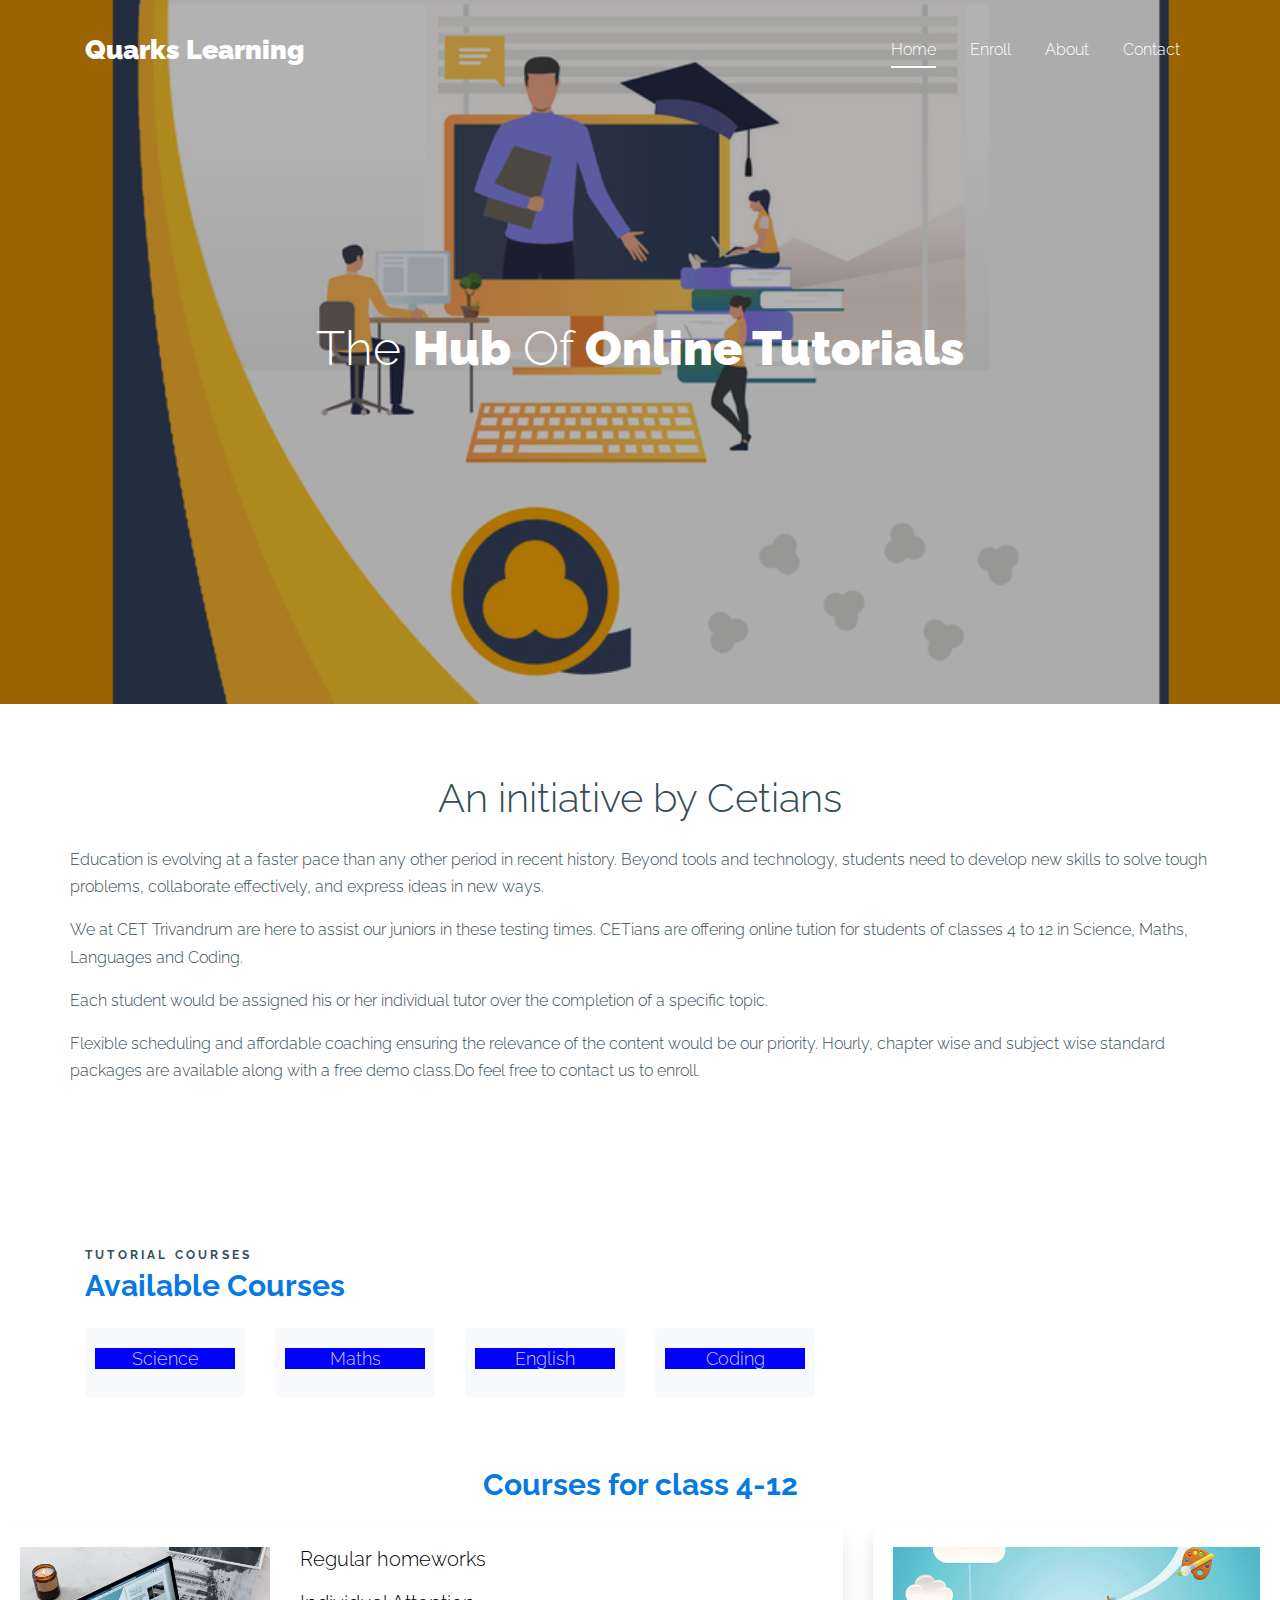
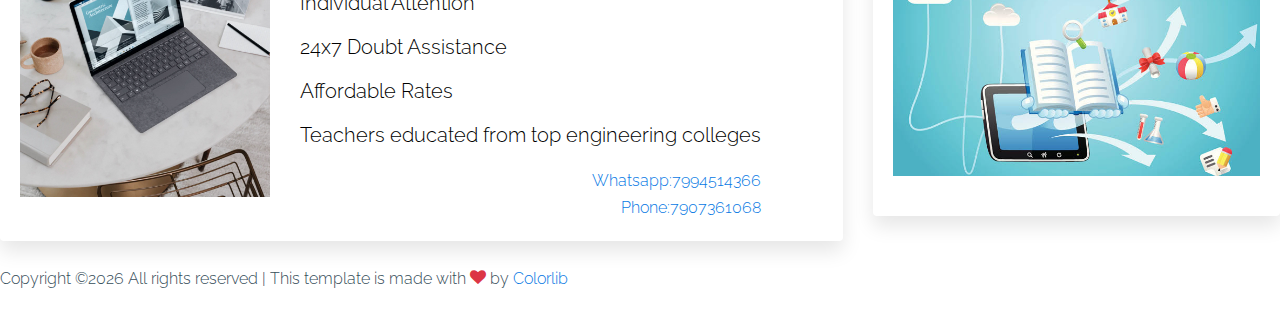
<file: index.html>
<!doctype html>
<html lang="en">

  <head>

    <meta charset="utf-8">
    <meta name="viewport" content="width=device-width, initial-scale=1">

    <link href="https://fonts.googleapis.com/css2?family=Raleway:wght@400;700&display=swap" rel="stylesheet">

    <link rel="stylesheet" href="fonts/icomoon/style.css">
    <link rel="stylesheet" href="fonts/brand/style.css">

    <link rel="stylesheet" href="css/bootstrap.min.css">
    <link rel="stylesheet" href="css/bootstrap-datepicker.css">
    <link rel="stylesheet" href="css/jquery.fancybox.min.css">
    <link rel="stylesheet" href="css/owl.carousel.min.css">
    <link rel="stylesheet" href="css/owl.theme.default.min.css">
    <link rel="stylesheet" href="css/aos.css">

    <!-- MAIN CSS -->
    <link rel="stylesheet" href="css/style.css">

  </head>

  <body>


    <div class="site-wrap" id="home-section">

      <div class="site-mobile-menu site-navbar-target">
        <div class="site-mobile-menu-header">
          <div class="site-mobile-menu-close mt-3">
            <span class="icon-close2 js-menu-toggle"></span>
          </div>
        </div>
        <div class="site-mobile-menu-body"></div>
      </div>

      <header class="site-navbar light site-navbar-target" role="banner">

        <div class="container">
          <div class="row align-items-center position-relative">

            <div class="col-3">
              <div class="site-logo">
                <a href="index.html"><strong>Quarks Learning</strong></a>

              </div>

            </div>

            <div class="col-9  text-right">

              <span class="d-inline-block d-lg-none"><a href="#" class=" site-menu-toggle js-menu-toggle py-5 "><span class="icon-menu h3 text-black"></span></a></span>

              <nav class="site-navigation text-right ml-auto d-none d-lg-block" role="navigation">
                <ul class="site-menu main-menu js-clone-nav ml-auto ">
                  <li class="active"><a href="index.html" class="nav-link">Home</a></li>
                  <li><a href="tutorials.html" class="nav-link">Enroll</a></li>
                  <li><a href="about.html" class="nav-link">About</a></li>
                  <li><a href="contact.html" class="nav-link">Contact</a></li>

                </ul>
              </nav>
            </div>


          </div>
        </div>

      </header>


      <div class="site-section-cover overlay" style="background-image: url('images/hero_bg.jpg');">

        <div class="container">

          <div class="row align-items-center justify-content-center">

            <p>  <h1 align="center">The <strong >Hub</strong> Of <strong> Online Tutorials</strong></h1></p>


            </div>

          </div>
        </div>
      </div>

      <div class="site-section">
        <div class="container">
          <div class="row">
            <div class="col">
              <div class="heading mb-4">
                <h1  align="center">An initiative by Cetians</h1>
              </div>
            </div>
          </div>
          <div class="row align-items-stretch">


            <p>Education is evolving at a faster pace than any other period in recent history. Beyond tools and technology, students need to develop new skills to solve tough problems, collaborate effectively, and express ideas in new ways.  </p>

            <p>  We at CET Trivandrum are here to assist our juniors in these testing times. CETians are offering online tution for students of classes 4 to 12 in Science, Maths, Languages and Coding.  </p>

            <p>  Each student would be assigned his or her individual tutor over the completion of a specific topic.  </p>

            <p>  Flexible scheduling and affordable coaching ensuring the relevance of the content would be our priority. Hourly, chapter wise and subject wise standard packages are available along with a free demo class.Do feel free to contact us to enroll.  </p>
          </div>
        </div>
      </div>
      </div>


      <div class="site-section">
        <div class="container">
          <div class="row">
            <div class="col">
              <div class="heading mb-4">
                <span class="caption">Tutorial Courses</span>
                <h2>Available Courses</h2>
              </div>
            </div>
          </div>
          <div class="row align-items-stretch">
            <div class="col-lg-2">
              <a href="tutorials.html" class="course">

                <h3 style="background-color:Blue;">Science</h3>
              </a>
            </div>
            <div class="col-lg-2">
              <a href="tutorials.html" class="course">

                <h3 style="background-color:Blue;">Maths</h3>
              </a>
            </div>

            <div class="col-lg-2">
              <a href="tutorials.html" class="course">

                <h3 style="background-color:Blue;">English</h3>
              </a>
            </div>

            <div class="col-lg-2">
              <a href="tutorials.html" class="course">

                <h3 style="background-color:Blue;">Coding</h3>
              </a>
            </div>

          </div>
        </div>
      </div>

                </div>
          <div class="row">
            <div class="col-12">
              <div class="heading mb-4">

                <h2 align="center">Courses for class 4-12</h2>
              </div>
            </div>
            <div class="col-lg-8">



              <div class="d-flex tutorial-item mb-4">
                <div class="img-wrap">
                  <a href="#"><img src="images/img_1.jpg" alt="Image" class="img-fluid"></a>
                </div>
                <div>
                  <h3><a href="#">Regular homeworks</a></h3>
                    <h3><a href="#">Individual Attention</a></h3>
                      <h3><a href="#">24x7 Doubt Assistance</a></h3>
                      <h3><a href="#">Affordable Rates</a></h3>
                      <h3><a href="#">Teachers educated from top engineering colleges</a></h3>

                      <a href="tel:7994514366" align="right"> <p>Whatsapp:7994514366</p></a>
                      <a href="tel:7907361068" align="right"> <p>Phone:7907361068</p></a>
                  <!-- <p><a href="tutorial-single.html" class="btn btn-primary custom-btn">View</a></p> -->
                </div>
              </div>




            </div>


            <div class="col-lg-4">
              <div class="box-side mb-3">
                <a href="#"><img src="images/homepage.jpeg" alt="Image" class="img-fluid"></a>


          </div>
        </div>
      </div>


              <!-- Link back to Colorlib can't be removed. Template is licensed under CC BY 3.0. -->
              Copyright &copy;<script>document.write(new Date().getFullYear());</script> All rights reserved | This template is made with <i class="icon-heart text-danger" aria-hidden="true"></i> by <a href="https://colorlib.com" target="_blank" >Colorlib</a>
              <!-- Link back to Colorlib can't be removed. Template is licensed under CC BY 3.0. -->
              </p>
              </div>
            </div>

          </div>
        </div>
      </footer>

    </div>

    <script src="js/jquery-3.3.1.min.js"></script>
    <script src="js/popper.min.js"></script>
    <script src="js/bootstrap.min.js"></script>
    <script src="js/owl.carousel.min.js"></script>
    <script src="js/jquery.sticky.js"></script>
    <script src="js/jquery.waypoints.min.js"></script>
    <script src="js/jquery.animateNumber.min.js"></script>
    <script src="js/jquery.fancybox.min.js"></script>
    <script src="js/jquery.easing.1.3.js"></script>
    <script src="js/bootstrap-datepicker.min.js"></script>
    <script src="js/aos.js"></script>

    <script src="js/main.js"></script>

  </body>

</html>
</file>
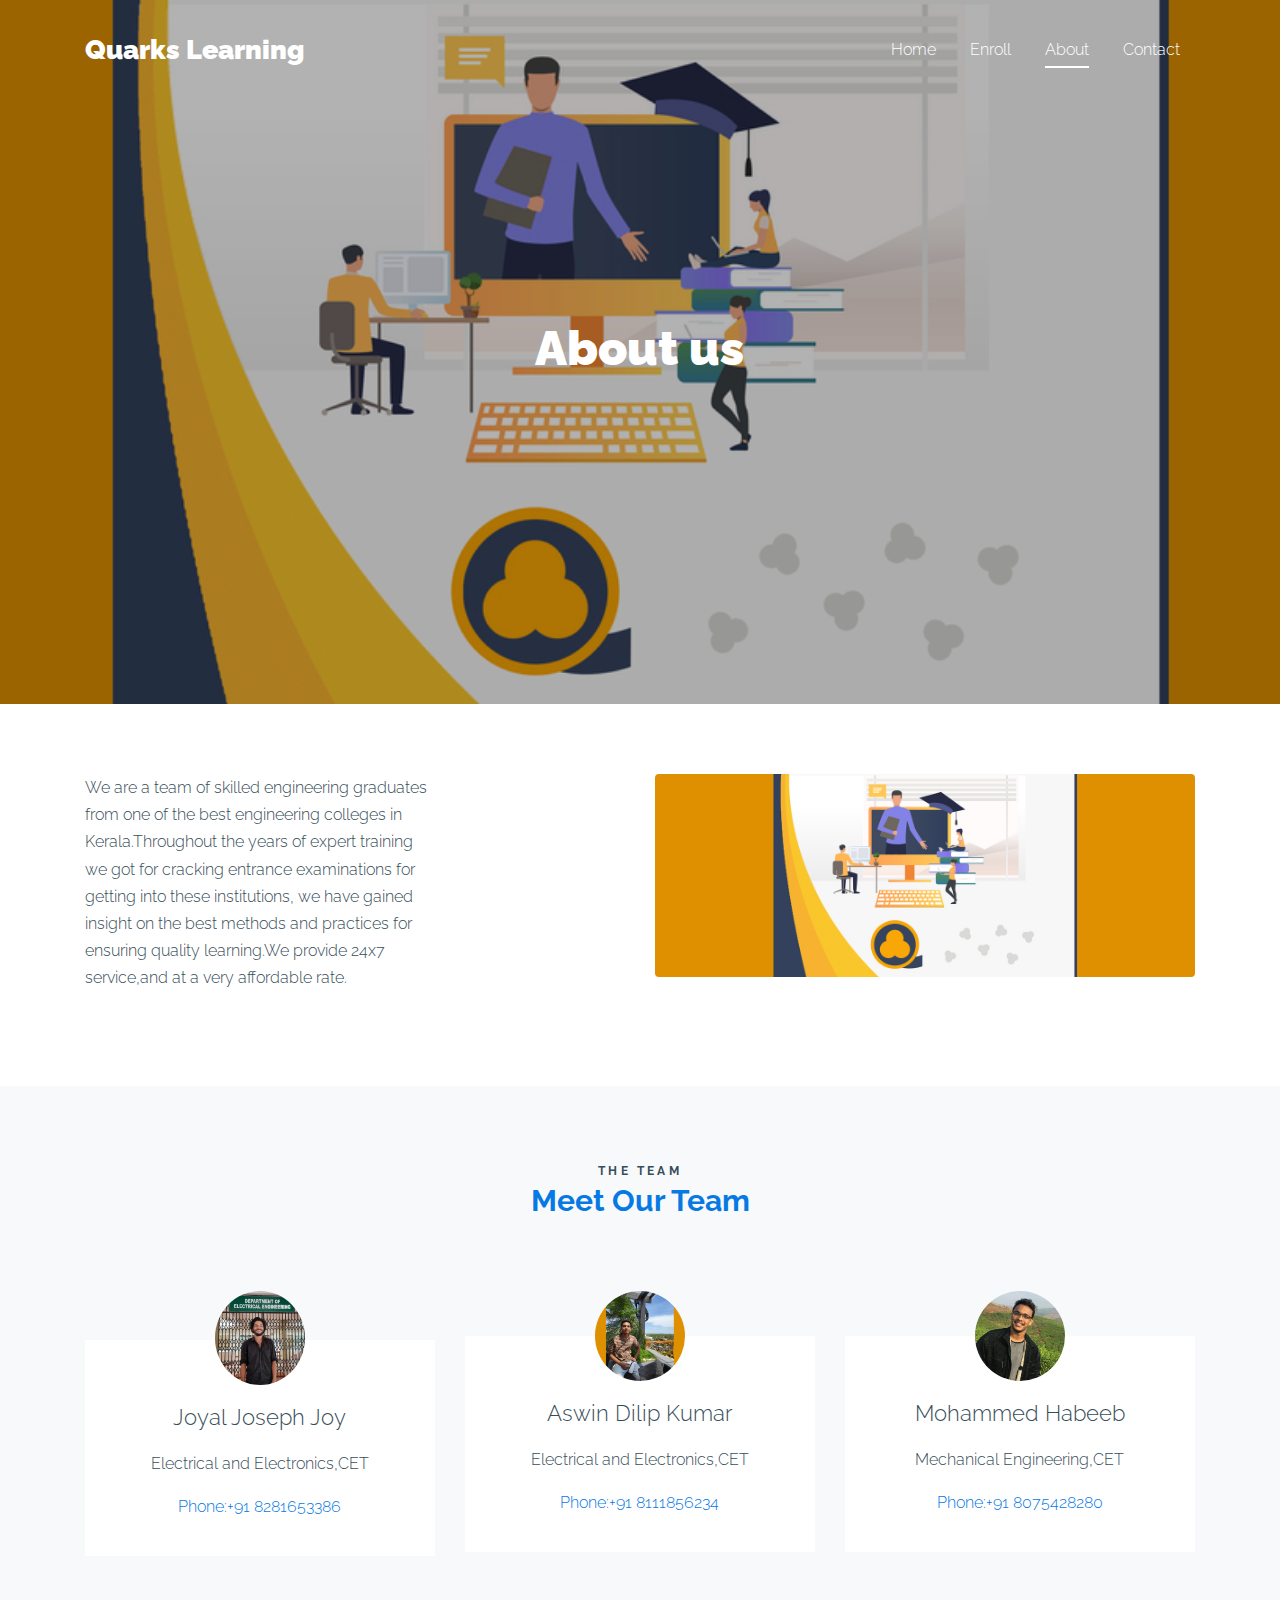
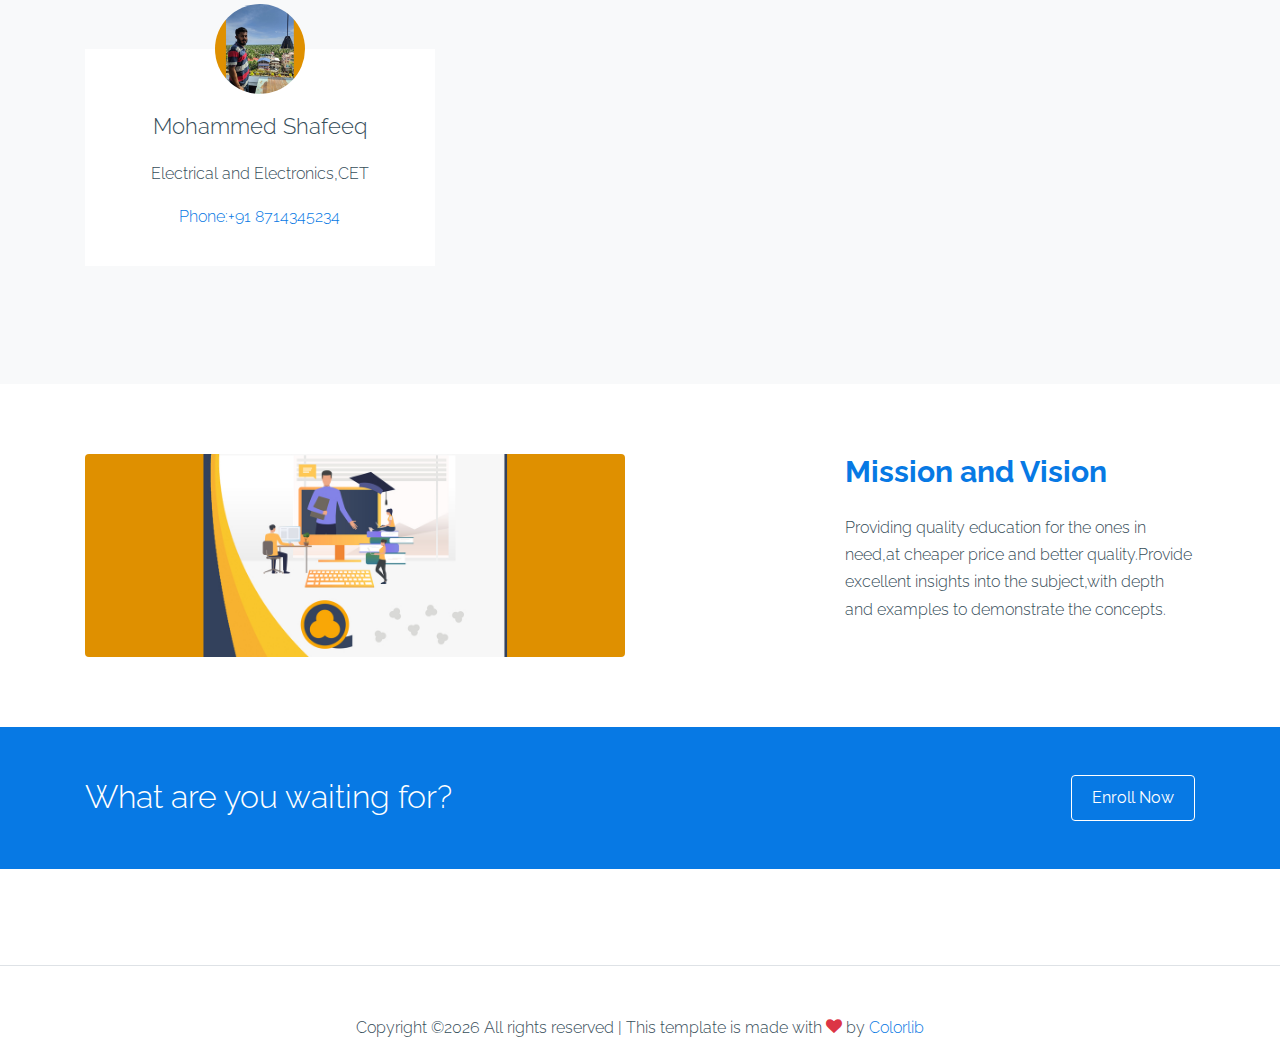
<file: about.html>
<!doctype html>
<html lang="en">

<head>

  <title>Tutor &mdash; Free Website Template by Colorlib</title>
  <meta charset="utf-8">
  <meta name="viewport" content="width=device-width, initial-scale=1">

  <link href="https://fonts.googleapis.com/css2?family=Raleway:wght@400;700&display=swap" rel="stylesheet">

  <link rel="stylesheet" href="fonts/icomoon/style.css">
  <link rel="stylesheet" href="fonts/brand/style.css">

  <link rel="stylesheet" href="css/bootstrap.min.css">
  <link rel="stylesheet" href="css/bootstrap-datepicker.css">
  <link rel="stylesheet" href="css/jquery.fancybox.min.css">
  <link rel="stylesheet" href="css/owl.carousel.min.css">
  <link rel="stylesheet" href="css/owl.theme.default.min.css">
  <link rel="stylesheet" href="css/aos.css">

  <!-- MAIN CSS -->
  <link rel="stylesheet" href="css/style.css">

</head>

<body>


  <div class="site-wrap" id="home-section">

    <div class="site-mobile-menu site-navbar-target">
      <div class="site-mobile-menu-header">
        <div class="site-mobile-menu-close mt-3">
          <span class="icon-close2 js-menu-toggle"></span>
        </div>
      </div>
      <div class="site-mobile-menu-body"></div>
    </div>

    <header class="site-navbar light site-navbar-target" role="banner">

      <div class="container">
        <div class="row align-items-center position-relative">

          <div class="col-3">
            <div class="site-logo">
              <a href="index.html"><strong>Quarks Learning</strong></a>
            </div>
          </div>

          <div class="col-9  text-right">

            <span class="d-inline-block d-lg-none"><a href="#" class=" site-menu-toggle js-menu-toggle py-5 "><span class="icon-menu h3 text-black"></span></a></span>

            <nav class="site-navigation text-right ml-auto d-none d-lg-block" role="navigation">
              <ul class="site-menu main-menu js-clone-nav ml-auto ">
                <li><a href="index.html" class="nav-link">Home</a></li>
                <li><a href="tutorials.html" class="nav-link">Enroll</a></li>
                <li class="active"><a href="about.html" class="nav-link">About</a></li>
                <li><a href="contact.html" class="nav-link">Contact</a></li>
              </ul>
            </nav>
          </div>


        </div>
      </div>

    </header>


    <div class="site-section-cover overlay" style="background-image: url('images/hero_bg.jpg');">

      <div class="container">
        <div class="row align-items-center justify-content-center">
          <div class="col-lg-10 text-center">
            <h1><strong>About us</strong></h1>
          </div>
        </div>
      </div>
    </div>




    <div class="site-section">
      <div class="container">
        <div class="row">
          <div class="col-lg-6 mb-5 mb-lg-0 order-lg-2">
            <img src="images/hero_bg.jpg" alt="Image" class="img-fluid rounded">
          </div>
          <div class="col-lg-4 mr-auto">
            <div class="heading mb-4">

              <p>We are a team of skilled engineering graduates from one of the best engineering colleges in Kerala.Throughout the years of expert training we got for cracking entrance examinations for getting into these institutions, we have gained insight on the best methods and practices for ensuring quality learning.We provide 24x7 service,and at a very affordable rate.
            </div>


          </div>
        </div>
      </div>
    </div>

    <div class="site-section bg-light">
      <div class="container">
        <div class="row justify-content-center text-center mb-5 section-2-title">
          <div class="col-md-6">
            <div class="heading mb-4">
              <span class="caption">The team</span>
              <h2>Meet Our Team</h2>
            </div>


          </div>
        </div>
        <div class="row align-items-stretch">
          <div class="col-lg-4 col-md-6 mb-5">
            <div class="post-entry-1 h-100 person-1">

              <img src="images/joyal.jpeg" alt="Image"
              class="img-fluid">

              <div class="post-entry-1-contents">

                <h2>Joyal Joseph Joy</h2>
                <p>Electrical and Electronics,CET</p>

                <a href="tel:8281653386"> <p>Phone:+91 8281653386</p></a>

              </div>
            </div>
          </div>
          <div class="col-lg-4 col-md-6 mb-5">
            <div class="post-entry-1 h-100 person-1" >

              <img src="images/aswin.jpeg" alt="Image"
              class="img-fluid">

              <div class="post-entry-1-contents" >

                <h2>Aswin Dilip Kumar</h2>
                <p>Electrical and Electronics,CET</p>

                  <a href="tel:8111856234"> <p>Phone:+91 8111856234</p></a>
              </div>
            </div>
          </div>

          <div class="col-lg-4 col-md-6 mb-5">
            <div class="post-entry-1 h-100 person-1">

              <img src="images/habeeb.jpeg" alt="Image"
              class="img-fluid">

              <div class="post-entry-1-contents">

                <h2>Mohammed Habeeb </h2>
                <p>Mechanical Engineering,CET</p>
                <a href="tel:8075428280"> <p>Phone:+91 8075428280</p></a>

              </div>
            </div>
          </div>


          <div class="col-lg-4 col-md-6 mb-5">
            <div class="post-entry-1 h-100 person-1">

              <img src="images/shefeeq.jpeg" alt="Image"
              class="img-fluid">

              <div class="post-entry-1-contents">

                <h2>Mohammed Shafeeq</h2>
                <p>Electrical and Electronics,CET</p>
            <a href="tel:8714345234"> <p>Phone:+91 8714345234</p></a>
              </div>
            </div>
          </div>



        </div>
      </div>
    </div>

    <div class="site-section">
      <div class="container">
        <div class="row">
          <div class="col-lg-6 mb-5 mb-lg-0">
            <img src="images/hero_bg.jpg" alt="Image" class="img-fluid rounded">
          </div>
          <div class="col-lg-4 ml-auto">
            <div class="heading mb-4">

              <h2>Mission and Vision</h2>
            </div>
            <p>Providing quality education for the ones in need,at cheaper price and better quality.Provide excellent insights into the subject,with depth and examples to demonstrate the concepts.</p>

          </div>
        </div>
      </div>
    </div>


    <div class="site-section bg-primary py-5 cta">
      <div class="container">
        <div class="row align-items-center">
          <div class="col-lg-7 mb-4 mb-md-0">
            <h2 class="mb-0 text-white">What are you waiting for?</h2>

          </div>
          <div class="col-lg-5 text-md-right">
            <a href="tutorials.html" class="btn btn-primary btn-white">Enroll Now</a>
          </div>
        </div>
      </div>
    </div>
<footer>
        <div class="row pt-5 mt-5 text-center">
          <div class="col-md-12">
            <div class="border-top pt-5">
              <p>
                <!-- Link back to Colorlib can't be removed. Template is licensed under CC BY 3.0. -->
                Copyright &copy;<script>document.write(new Date().getFullYear());</script> All rights reserved | This template is made with <i class="icon-heart text-danger" aria-hidden="true"></i> by <a href="https://colorlib.com" target="_blank" >Colorlib</a>
                <!-- Link back to Colorlib can't be removed. Template is licensed under CC BY 3.0. -->
              </p>
            </div>
          </div>

        </div>
      </div>
    </footer>

  </div>

  <script src="js/jquery-3.3.1.min.js"></script>
  <script src="js/popper.min.js"></script>
  <script src="js/bootstrap.min.js"></script>
  <script src="js/owl.carousel.min.js"></script>
  <script src="js/jquery.sticky.js"></script>
  <script src="js/jquery.waypoints.min.js"></script>
  <script src="js/jquery.animateNumber.min.js"></script>
  <script src="js/jquery.fancybox.min.js"></script>
  <script src="js/jquery.easing.1.3.js"></script>
  <script src="js/bootstrap-datepicker.min.js"></script>
  <script src="js/aos.js"></script>

  <script src="js/main.js"></script>

</body>

</html>
</file>
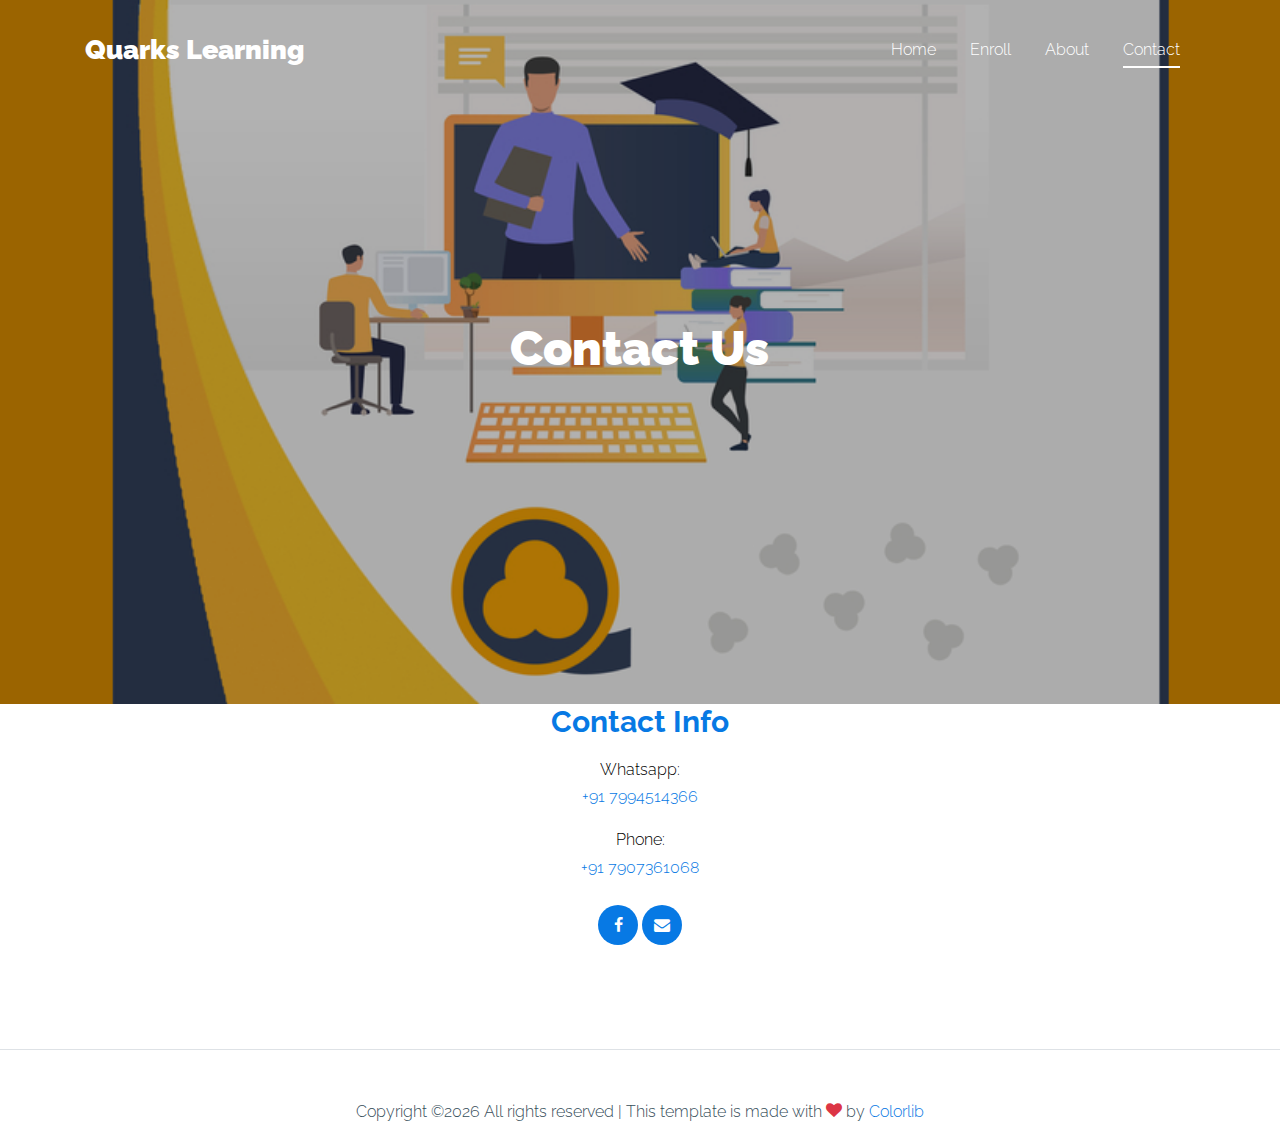
<file: contact.html>
<!doctype html>
<html lang="en">

<head>

  <meta charset="utf-8">
  <meta name="viewport" content="width=device-width, initial-scale=1">

  <link href="https://fonts.googleapis.com/css2?family=Raleway:wght@400;700&display=swap" rel="stylesheet">

  <link rel="stylesheet" href="fonts/icomoon/style.css">
  <link rel="stylesheet" href="fonts/brand/style.css">

  <link rel="stylesheet" href="css/bootstrap.min.css">
  <link rel="stylesheet" href="css/bootstrap-datepicker.css">
  <link rel="stylesheet" href="css/jquery.fancybox.min.css">
  <link rel="stylesheet" href="css/owl.carousel.min.css">
  <link rel="stylesheet" href="css/owl.theme.default.min.css">
  <link rel="stylesheet" href="css/aos.css">

  <!-- MAIN CSS -->
  <link rel="stylesheet" href="css/style.css">

</head>

<body>


  <div class="site-wrap" id="home-section">

    <div class="site-mobile-menu site-navbar-target">
      <div class="site-mobile-menu-header">
        <div class="site-mobile-menu-close mt-3">
          <span class="icon-close2 js-menu-toggle"></span>
        </div>
      </div>
      <div class="site-mobile-menu-body"></div>
    </div>

    <header class="site-navbar light site-navbar-target" role="banner">

      <div class="container">
        <div class="row align-items-center position-relative">

          <div class="col-3">
            <div class="site-logo">
              <a href="index.html"><strong>Quarks Learning</strong></a>
            </div>
          </div>

          <div class="col-9  text-right">

            <span class="d-inline-block d-lg-none"><a href="#" class=" site-menu-toggle js-menu-toggle py-5 "><span class="icon-menu h3 text-black"></span></a></span>

            <nav class="site-navigation text-right ml-auto d-none d-lg-block" role="navigation">
              <ul class="site-menu main-menu js-clone-nav ml-auto ">
                <li><a href="index.html" class="nav-link">Home</a></li>
                <li><a href="tutorials.html" class="nav-link">Enroll</a></li>
                <li><a href="about.html" class="nav-link">About</a></li>
                <li class="active"><a href="contact.html" class="nav-link">Contact</a></li>
              </ul>
            </nav>
          </div>


        </div>
      </div>

    </header>


    <div class="site-section-cover overlay" style="background-image: url('images/hero_bg.jpg');">

      <div class="container">
        <div class="row align-items-center justify-content-center">
          <div class="col-lg-10 text-center">
            <h1><strong>Contact Us</strong></h1>
          </div>
        </div>
      </div>
    </div>

    <div class="row">
      <div class="col-12">
        <div class="heading mb-4">

          <h2 align="center">Contact Info</h2>

          <ul class="list-unstyled footer-link">
            <li class="d-block mb-3" align="center">
        <li class="d-block mb-3"  align="center">  <a href="tel:7994514366"><span class="d-block text-black" >Whatsapp:</span><span>+91 7994514366</span></a></li>

                <!-- <li class="d-block mb-3"  align="center"><span class="d-block text-black" >Whatsapp:</span><span>+91 7994514366</span></li> -->
            <li class="d-block mb-3"  align="center"><a href="tel:7907361068"><span class="d-block text-black" >Phone:</span><span>+91 7907361068</span></a></li>

          </ul>

        </div>
      </div>
      <div class="col-lg-8">

        </div>
      </div>
    </div>
<footer>

    <ul class="list-unstyled social" align="center">
      <li><a href="https://m.facebook.com/quarkslearning/"><span class="icon-facebook"></span></a></li>
        <li><a href="mailto:quarkslearn@gmail.com"><span class="icon-envelope"></span></a></li>


    </ul>


        <div class="row pt-5 mt-5 text-center">
          <div class="col-md-12">
            <div class="border-top pt-5">
              <p>
                <!-- Link back to Colorlib can't be removed. Template is licensed under CC BY 3.0. -->
                Copyright &copy;<script>document.write(new Date().getFullYear());</script> All rights reserved | This template is made with <i class="icon-heart text-danger" aria-hidden="true"></i> by <a href="https://colorlib.com" target="_blank" >Colorlib</a>
                <!-- Link back to Colorlib can't be removed. Template is licensed under CC BY 3.0. -->
              </p>
            </div>
          </div>

        </div>
      </div>
    </footer>

  </div>

  <script src="js/jquery-3.3.1.min.js"></script>
  <script src="js/popper.min.js"></script>
  <script src="js/bootstrap.min.js"></script>
  <script src="js/owl.carousel.min.js"></script>
  <script src="js/jquery.sticky.js"></script>
  <script src="js/jquery.waypoints.min.js"></script>
  <script src="js/jquery.animateNumber.min.js"></script>
  <script src="js/jquery.fancybox.min.js"></script>
  <script src="js/jquery.easing.1.3.js"></script>
  <script src="js/bootstrap-datepicker.min.js"></script>
  <script src="js/aos.js"></script>

  <script src="js/main.js"></script>

</body>

</html>
</file>
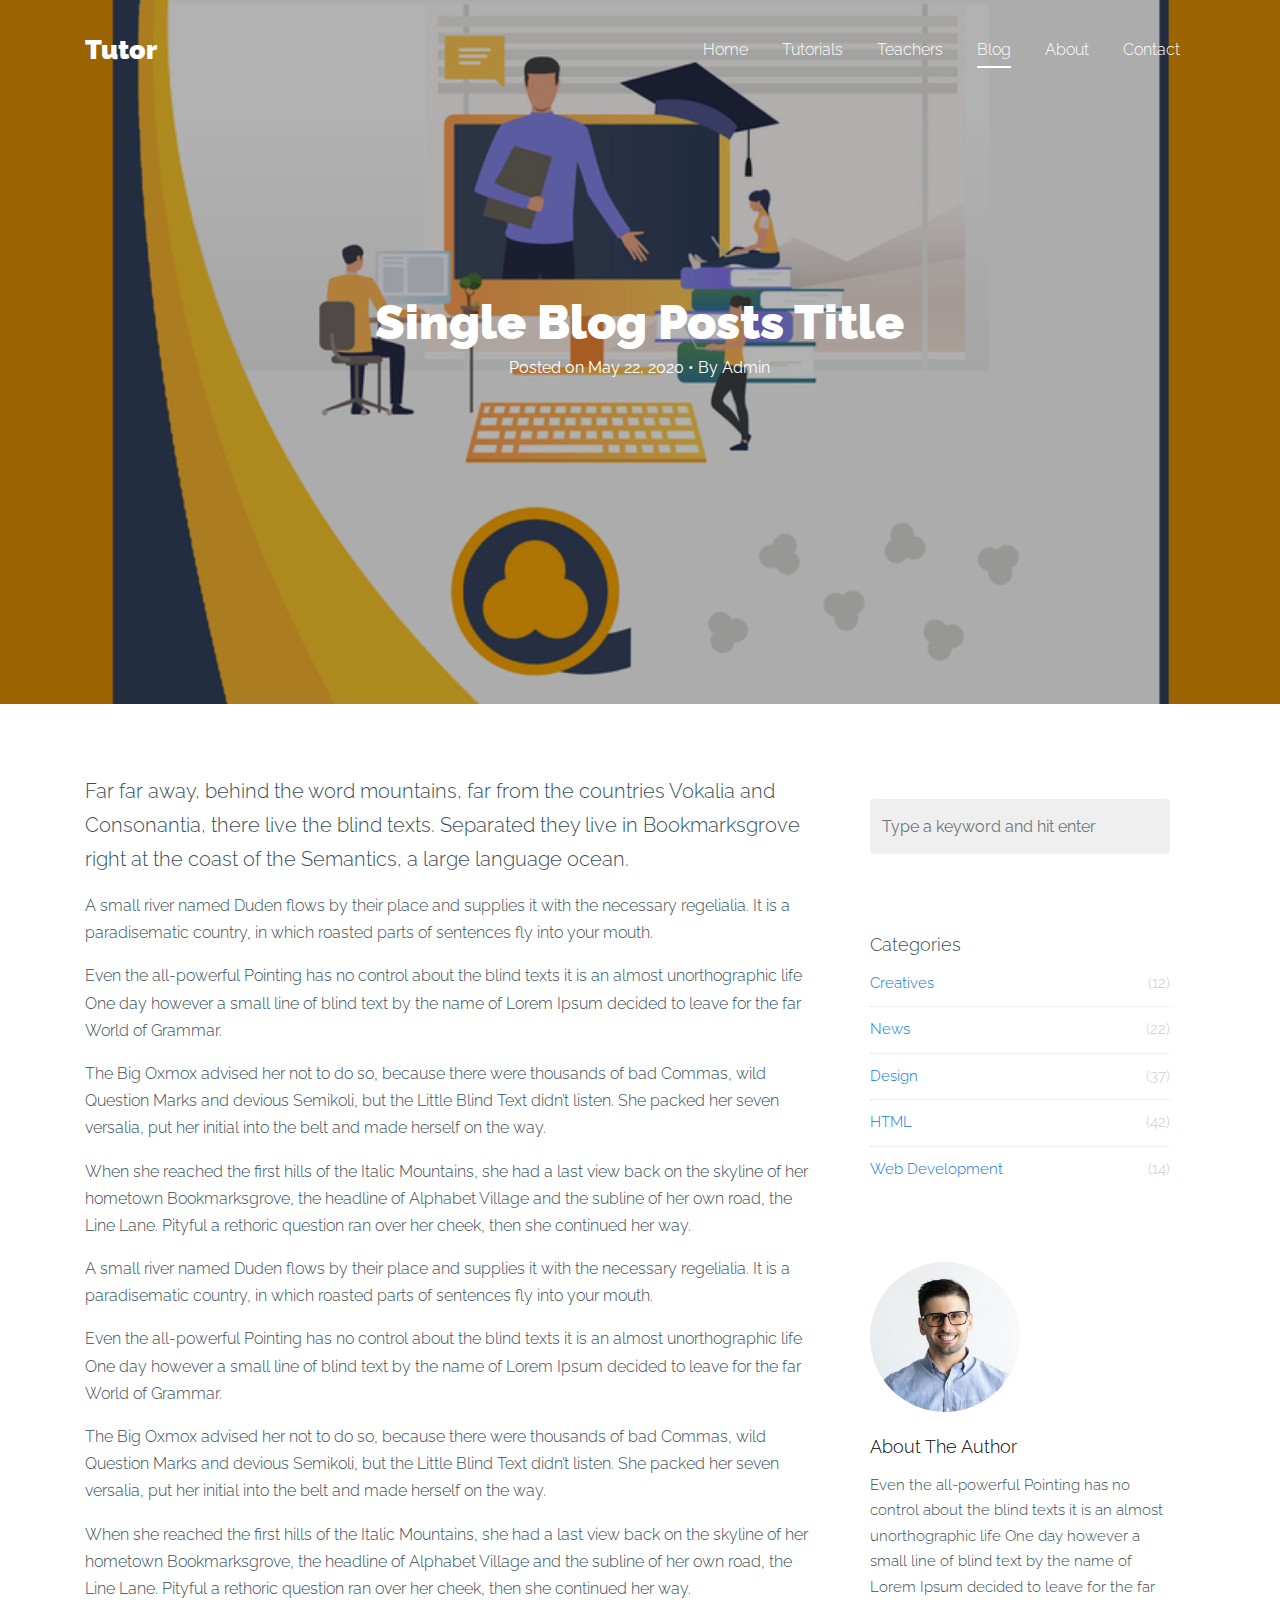
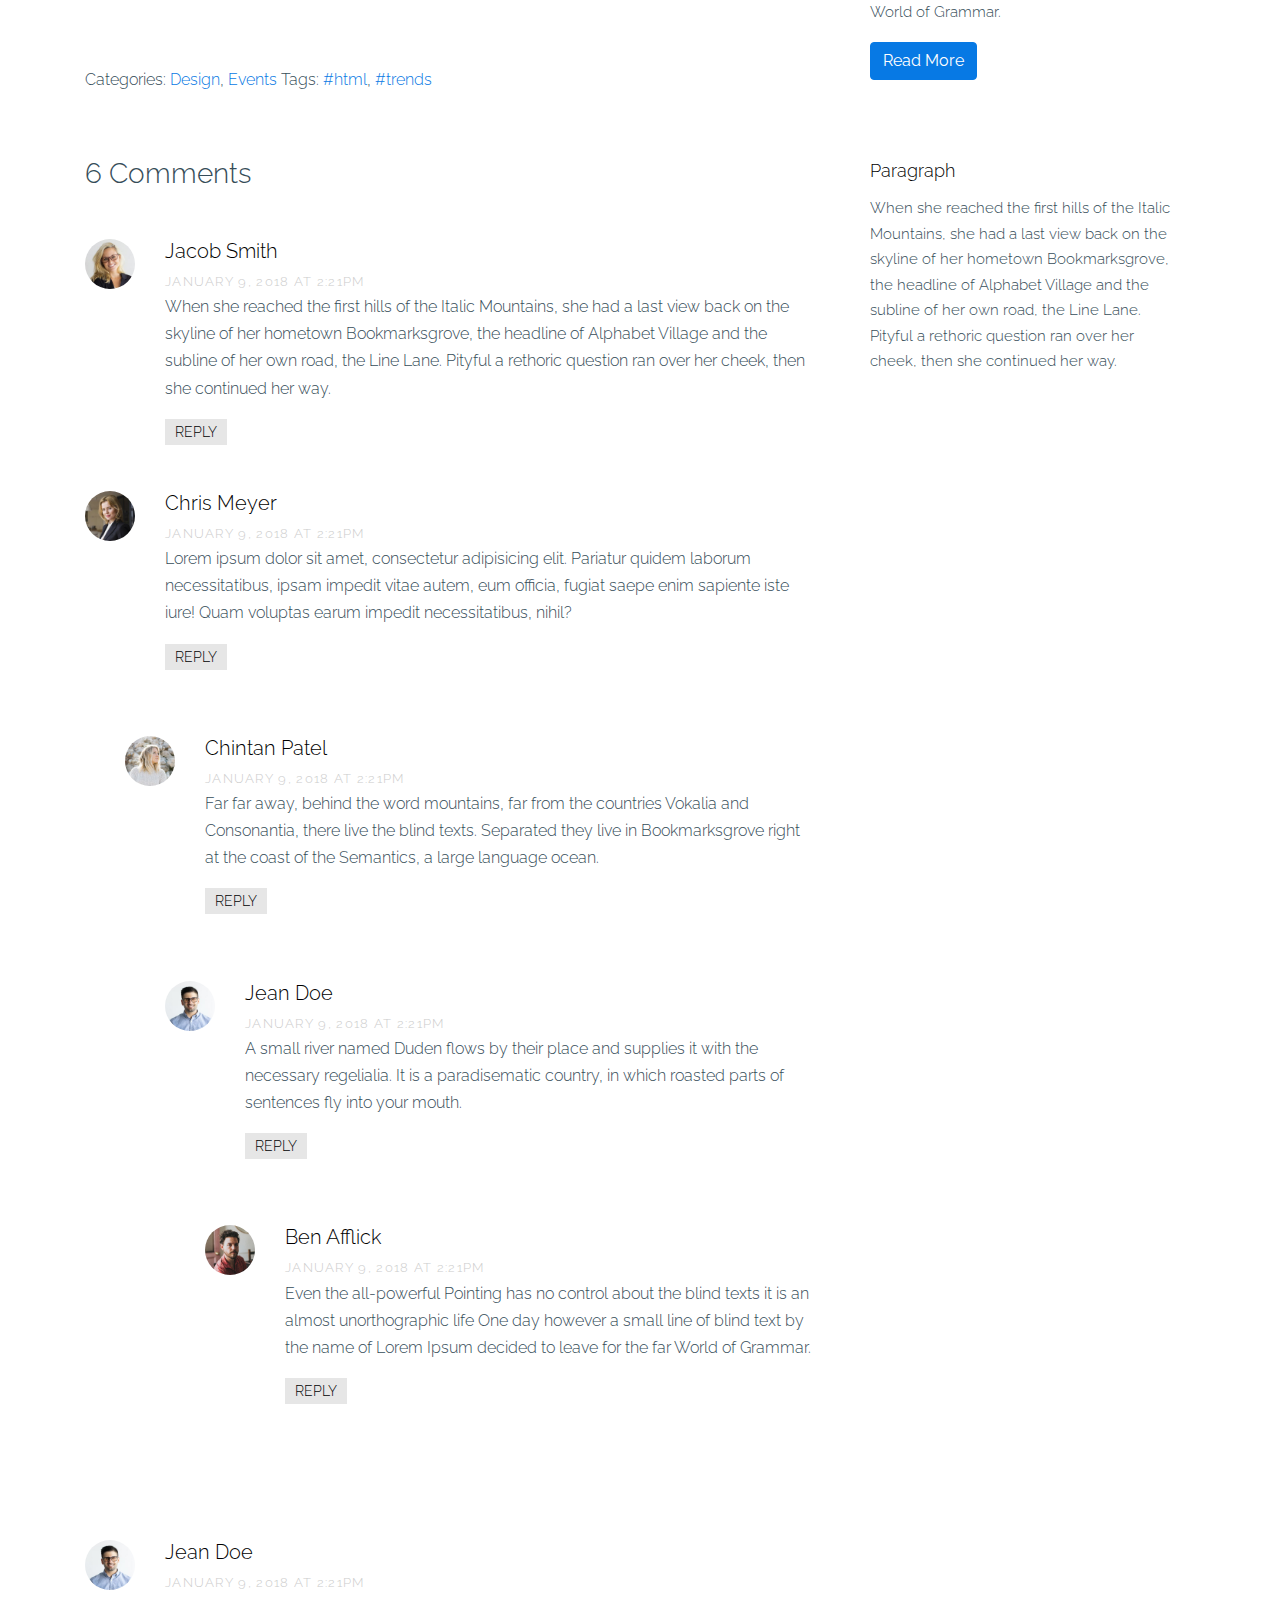
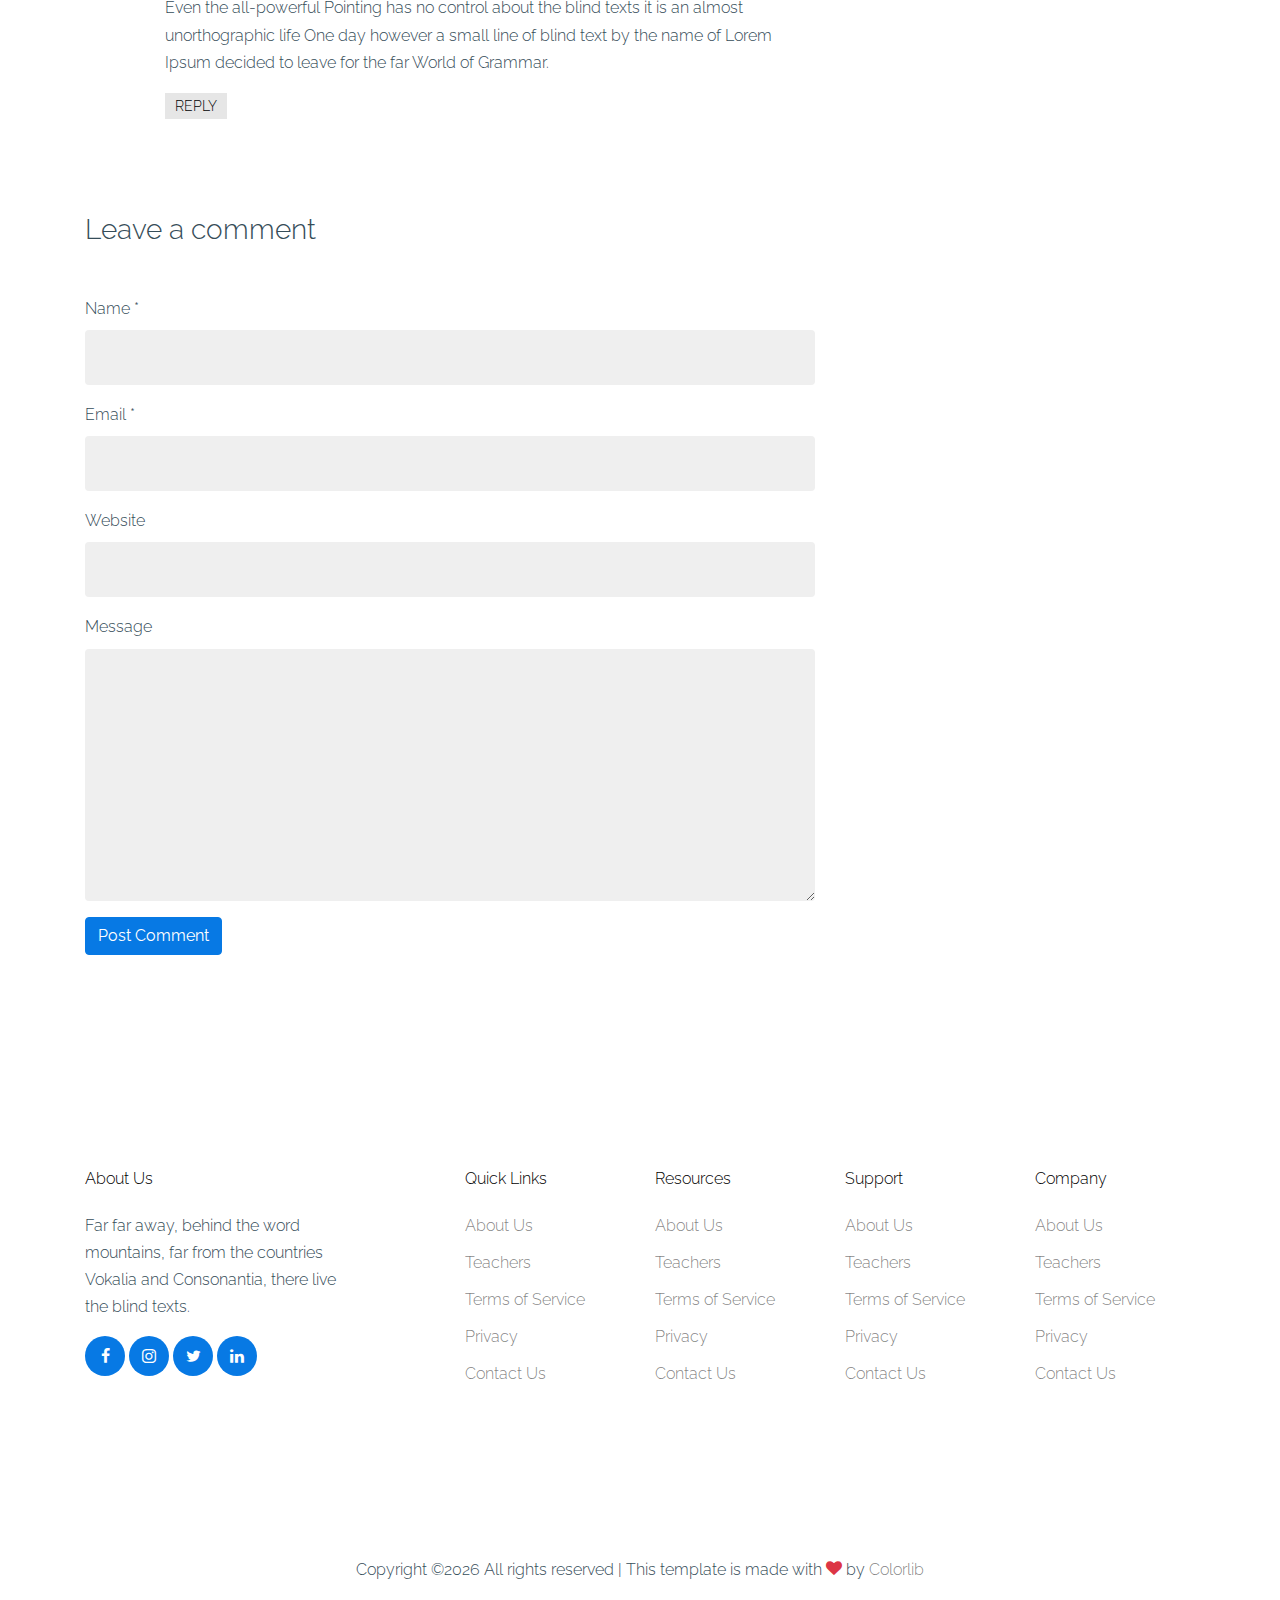
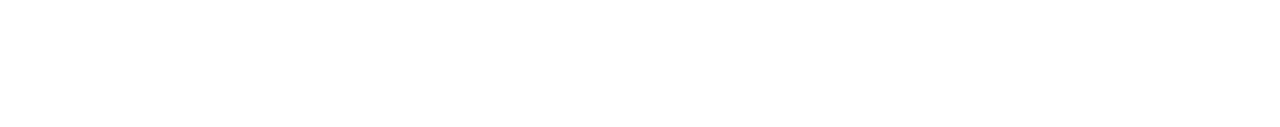
<file: single.html>
<!doctype html>
<html lang="en">

  <head>
    <title>Tutor &mdash; Free Website Template by Colorlib</title>
    <meta charset="utf-8">
    <meta name="viewport" content="width=device-width, initial-scale=1, shrink-to-fit=no">

    <link href="https://fonts.googleapis.com/css2?family=Raleway:wght@400;700&display=swap" rel="stylesheet">

    <link rel="stylesheet" href="fonts/icomoon/style.css">
    <link rel="stylesheet" href="fonts/brand/style.css">

    <link rel="stylesheet" href="css/bootstrap.min.css">
    <link rel="stylesheet" href="css/bootstrap-datepicker.css">
    <link rel="stylesheet" href="css/jquery.fancybox.min.css">
    <link rel="stylesheet" href="css/owl.carousel.min.css">
    <link rel="stylesheet" href="css/owl.theme.default.min.css">
    <link rel="stylesheet" href="css/aos.css">

    <!-- MAIN CSS -->
    <link rel="stylesheet" href="css/style.css">

  </head>

  <body>


    <div class="site-wrap" id="home-section">

      <div class="site-mobile-menu site-navbar-target">
        <div class="site-mobile-menu-header">
          <div class="site-mobile-menu-close mt-3">
            <span class="icon-close2 js-menu-toggle"></span>
          </div>
        </div>
        <div class="site-mobile-menu-body"></div>
      </div>

      <header class="site-navbar light site-navbar-target" role="banner">

        <div class="container">
          <div class="row align-items-center position-relative">

            <div class="col-3">
              <div class="site-logo">
                <a href="index.html"><strong>Tutor</strong></a>
              </div>
            </div>

            <div class="col-9  text-right">

              <span class="d-inline-block d-lg-none"><a href="#" class=" site-menu-toggle js-menu-toggle py-5 "><span class="icon-menu h3 text-black"></span></a></span>

              <nav class="site-navigation text-right ml-auto d-none d-lg-block" role="navigation">
                <ul class="site-menu main-menu js-clone-nav ml-auto ">
                  <li><a href="index.html" class="nav-link">Home</a></li>
                  <li><a href="tutorials.html" class="nav-link">Tutorials</a></li>
                  <li><a href="Teachers.html" class="nav-link">Teachers</a></li>
                  <li class="active"><a href="blog.html" class="nav-link">Blog</a></li>
                  <li><a href="about.html" class="nav-link">About</a></li>
                  <li><a href="contact.html" class="nav-link">Contact</a></li>
                </ul>
              </nav>
            </div>


          </div>
        </div>

      </header>


      <div class="site-section-cover overlay" style="background-image: url('images/hero_bg.jpg');">

        <div class="container">
          <div class="row align-items-center justify-content-center">
            <div class="col-lg-10 text-center">
              <h1><strong>Single Blog Posts Title</strong></h1>
              <div class="pb-4 get"><strong class="text-white">Posted on May 22, 2020 &bullet; By Admin</strong></div>

            </div>
          </div>
        </div>
      </div>




      <div class="site-section">
      <div class="container">
        <div class="row">
          <div class="col-md-8 blog-content">
            <p class="lead">Far far away, behind the word mountains, far from the countries Vokalia and Consonantia, there live the blind texts. Separated they live in Bookmarksgrove right at the coast of the Semantics, a large language ocean.</p>
            <p>A small river named Duden flows by their place and supplies it with the necessary regelialia. It is a paradisematic country, in which roasted parts of sentences fly into your mouth.</p>

            <blockquote><p>Even the all-powerful Pointing has no control about the blind texts it is an almost unorthographic life One day however a small line of blind text by the name of Lorem Ipsum decided to leave for the far World of Grammar.</p></blockquote>

            <p>The Big Oxmox advised her not to do so, because there were thousands of bad Commas, wild Question Marks and devious Semikoli, but the Little Blind Text didn’t listen. She packed her seven versalia, put her initial into the belt and made herself on the way.</p>

            <p>When she reached the first hills of the Italic Mountains, she had a last view back on the skyline of her hometown Bookmarksgrove, the headline of Alphabet Village and the subline of her own road, the Line Lane. Pityful a rethoric question ran over her cheek, then she continued her way.</p>

            <p>A small river named Duden flows by their place and supplies it with the necessary regelialia. It is a paradisematic country, in which roasted parts of sentences fly into your mouth.</p>

            <blockquote><p>Even the all-powerful Pointing has no control about the blind texts it is an almost unorthographic life One day however a small line of blind text by the name of Lorem Ipsum decided to leave for the far World of Grammar.</p></blockquote>

            <p>The Big Oxmox advised her not to do so, because there were thousands of bad Commas, wild Question Marks and devious Semikoli, but the Little Blind Text didn’t listen. She packed her seven versalia, put her initial into the belt and made herself on the way.</p>

            <p>When she reached the first hills of the Italic Mountains, she had a last view back on the skyline of her hometown Bookmarksgrove, the headline of Alphabet Village and the subline of her own road, the Line Lane. Pityful a rethoric question ran over her cheek, then she continued her way.</p>


            <div class="pt-5">
              <p>Categories:  <a href="#">Design</a>, <a href="#">Events</a>  Tags: <a href="#">#html</a>, <a href="#">#trends</a></p>
            </div>


            <div class="pt-5">
              <h3 class="mb-5">6 Comments</h3>
              <ul class="comment-list">
                <li class="comment">
                  <div class="vcard bio">
                    <img src="images/person_2.jpg" alt="Free Website Template by Free-Template.co">
                  </div>
                  <div class="comment-body">
                    <h3>Jacob Smith</h3>
                    <div class="meta">January 9, 2018 at 2:21pm</div>
                    <p>When she reached the first hills of the Italic Mountains, she had a last view back on the skyline of her hometown Bookmarksgrove, the headline of Alphabet Village and the subline of her own road, the Line Lane. Pityful a rethoric question ran over her cheek, then she continued her way.</p>
                    <p><a href="#" class="reply">Reply</a></p>
                  </div>
                </li>

                <li class="comment">
                  <div class="vcard bio">
                    <img src="images/person_3.jpg" alt="Free Website Template by Free-Template.co">
                  </div>
                  <div class="comment-body">
                    <h3>Chris Meyer</h3>
                    <div class="meta">January 9, 2018 at 2:21pm</div>
                    <p>Lorem ipsum dolor sit amet, consectetur adipisicing elit. Pariatur quidem laborum necessitatibus, ipsam impedit vitae autem, eum officia, fugiat saepe enim sapiente iste iure! Quam voluptas earum impedit necessitatibus, nihil?</p>
                    <p><a href="#" class="reply">Reply</a></p>
                  </div>

                  <ul class="children">
                    <li class="comment">
                      <div class="vcard bio">
                        <img src="images/person_5.jpg" alt="Free Website Template by Free-Template.co">
                      </div>
                      <div class="comment-body">
                        <h3>Chintan Patel</h3>
                        <div class="meta">January 9, 2018 at 2:21pm</div>
                        <p>Far far away, behind the word mountains, far from the countries Vokalia and Consonantia, there live the blind texts. Separated they live in Bookmarksgrove right at the coast of the Semantics, a large language ocean.</p>
                        <p><a href="#" class="reply">Reply</a></p>
                      </div>


                      <ul class="children">
                        <li class="comment">
                          <div class="vcard bio">
                            <img src="images/person_1.jpg" alt="Free Website Template by Free-Template.co">
                          </div>
                          <div class="comment-body">
                            <h3>Jean Doe</h3>
                            <div class="meta">January 9, 2018 at 2:21pm</div>
                            <p>A small river named Duden flows by their place and supplies it with the necessary regelialia. It is a paradisematic country, in which roasted parts of sentences fly into your mouth.</p>
                            <p><a href="#" class="reply">Reply</a></p>
                          </div>

                            <ul class="children">
                              <li class="comment">
                                <div class="vcard bio">
                                  <img src="images/person_4.jpg" alt="Free Website Template by Free-Template.co">
                                </div>
                                <div class="comment-body">
                                  <h3>Ben Afflick</h3>
                                  <div class="meta">January 9, 2018 at 2:21pm</div>
                                  <p>Even the all-powerful Pointing has no control about the blind texts it is an almost unorthographic life One day however a small line of blind text by the name of Lorem Ipsum decided to leave for the far World of Grammar.</p>
                                  <p><a href="#" class="reply">Reply</a></p>
                                </div>
                              </li>
                            </ul>
                        </li>
                      </ul>
                    </li>
                  </ul>
                </li>

                <li class="comment">
                  <div class="vcard bio">
                    <img src="images/person_1.jpg" alt="Free Website Template by Free-Template.co">
                  </div>
                  <div class="comment-body">
                    <h3>Jean Doe</h3>
                    <div class="meta">January 9, 2018 at 2:21pm</div>
                    <p>Even the all-powerful Pointing has no control about the blind texts it is an almost unorthographic life One day however a small line of blind text by the name of Lorem Ipsum decided to leave for the far World of Grammar.</p>
                    <p><a href="#" class="reply">Reply</a></p>
                  </div>
                </li>
              </ul>
              <!-- END comment-list -->

              <div class="comment-form-wrap pt-5">
                <h3 class="mb-5">Leave a comment</h3>
                <form action="#" class="">
                  <div class="form-group">
                    <label for="name">Name *</label>
                    <input type="text" class="form-control" id="name">
                  </div>
                  <div class="form-group">
                    <label for="email">Email *</label>
                    <input type="email" class="form-control" id="email">
                  </div>
                  <div class="form-group">
                    <label for="website">Website</label>
                    <input type="url" class="form-control" id="website">
                  </div>

                  <div class="form-group">
                    <label for="message">Message</label>
                    <textarea name="" id="message" cols="30" rows="10" class="form-control"></textarea>
                  </div>
                  <div class="form-group">
                    <input type="submit" value="Post Comment" class="btn btn-primary btn-md text-white">
                  </div>

                </form>
              </div>
            </div>

          </div>
          <div class="col-md-4 sidebar">
            <div class="sidebar-box">
              <form action="#" class="search-form">
                <div class="form-group">
                  <span class="icon fa fa-search"></span>
                  <input type="text" class="form-control" placeholder="Type a keyword and hit enter">
                </div>
              </form>
            </div>
            <div class="sidebar-box">
              <div class="categories">
                <h3>Categories</h3>
                <li><a href="#">Creatives <span>(12)</span></a></li>
                <li><a href="#">News <span>(22)</span></a></li>
                <li><a href="#">Design <span>(37)</span></a></li>
                <li><a href="#">HTML <span>(42)</span></a></li>
                <li><a href="#">Web Development <span>(14)</span></a></li>
              </div>
            </div>
            <div class="sidebar-box">
              <img src="images/person_1.jpg" alt="Free Website Template by Free-Template.co" class="img-fluid mb-4 w-50 rounded-circle">
              <h3 class="text-black">About The Author</h3>
              <p>Even the all-powerful Pointing has no control about the blind texts it is an almost unorthographic life One day however a small line of blind text by the name of Lorem Ipsum decided to leave for the far World of Grammar.</p>
              <p><a href="#" class="btn btn-primary btn-md text-white">Read More</a></p>
            </div>

            <div class="sidebar-box">
              <h3 class="text-black">Paragraph</h3>
              <p>When she reached the first hills of the Italic Mountains, she had a last view back on the skyline of her hometown Bookmarksgrove, the headline of Alphabet Village and the subline of her own road, the Line Lane. Pityful a rethoric question ran over her cheek, then she continued her way.</p>
            </div>
          </div>
        </div>
      </div>
    </div>
      <footer class="site-footer">
        <div class="container">
          <div class="row">
            <div class="col-lg-3">
              <h2 class="footer-heading mb-4">About Us</h2>
              <p>Far far away, behind the word mountains, far from the countries Vokalia and Consonantia, there live the blind texts. </p>
              <ul class="list-unstyled social">
                <li><a href="#"><span class="icon-facebook"></span></a></li>
                <li><a href="#"><span class="icon-instagram"></span></a></li>
                <li><a href="#"><span class="icon-twitter"></span></a></li>
                <li><a href="#"><span class="icon-linkedin"></span></a></li>
              </ul>
            </div>
            <div class="col-lg-8 ml-auto">
              <div class="row">
                <div class="col-lg-3">
                  <h2 class="footer-heading mb-4">Quick Links</h2>
                  <ul class="list-unstyled">
                    <li><a href="#">About Us</a></li>
                    <li><a href="#">Teachers</a></li>
                    <li><a href="#">Terms of Service</a></li>
                    <li><a href="#">Privacy</a></li>
                    <li><a href="#">Contact Us</a></li>
                  </ul>
                </div>
                <div class="col-lg-3">
                  <h2 class="footer-heading mb-4">Resources</h2>
                  <ul class="list-unstyled">
                    <li><a href="#">About Us</a></li>
                    <li><a href="#">Teachers</a></li>
                    <li><a href="#">Terms of Service</a></li>
                    <li><a href="#">Privacy</a></li>
                    <li><a href="#">Contact Us</a></li>
                  </ul>
                </div>
                <div class="col-lg-3">
                  <h2 class="footer-heading mb-4">Support</h2>
                  <ul class="list-unstyled">
                    <li><a href="#">About Us</a></li>
                    <li><a href="#">Teachers</a></li>
                    <li><a href="#">Terms of Service</a></li>
                    <li><a href="#">Privacy</a></li>
                    <li><a href="#">Contact Us</a></li>
                  </ul>
                </div>
                <div class="col-lg-3">
                  <h2 class="footer-heading mb-4">Company</h2>
                  <ul class="list-unstyled">
                    <li><a href="#">About Us</a></li>
                    <li><a href="#">Teachers</a></li>
                    <li><a href="#">Terms of Service</a></li>
                    <li><a href="#">Privacy</a></li>
                    <li><a href="#">Contact Us</a></li>
                  </ul>
                </div>
              </div>
            </div>
          </div>
          <div class="row pt-5 mt-5 text-center">
            <div class="col-md-12">
              <div class="border-top pt-5">
                <p>
              <!-- Link back to Colorlib can't be removed. Template is licensed under CC BY 3.0. -->
              Copyright &copy;<script>document.write(new Date().getFullYear());</script> All rights reserved | This template is made with <i class="icon-heart text-danger" aria-hidden="true"></i> by <a href="https://colorlib.com" target="_blank" >Colorlib</a>
              <!-- Link back to Colorlib can't be removed. Template is licensed under CC BY 3.0. -->
              </p>
              </div>
            </div>

          </div>
        </div>
      </footer>

    </div>

    <script src="js/jquery-3.3.1.min.js"></script>
    <script src="js/popper.min.js"></script>
    <script src="js/bootstrap.min.js"></script>
    <script src="js/owl.carousel.min.js"></script>
    <script src="js/jquery.sticky.js"></script>
    <script src="js/jquery.waypoints.min.js"></script>
    <script src="js/jquery.animateNumber.min.js"></script>
    <script src="js/jquery.fancybox.min.js"></script>
    <script src="js/jquery.easing.1.3.js"></script>
    <script src="js/bootstrap-datepicker.min.js"></script>
    <script src="js/aos.js"></script>

    <script src="js/main.js"></script>

  </body>

</html>
</file>
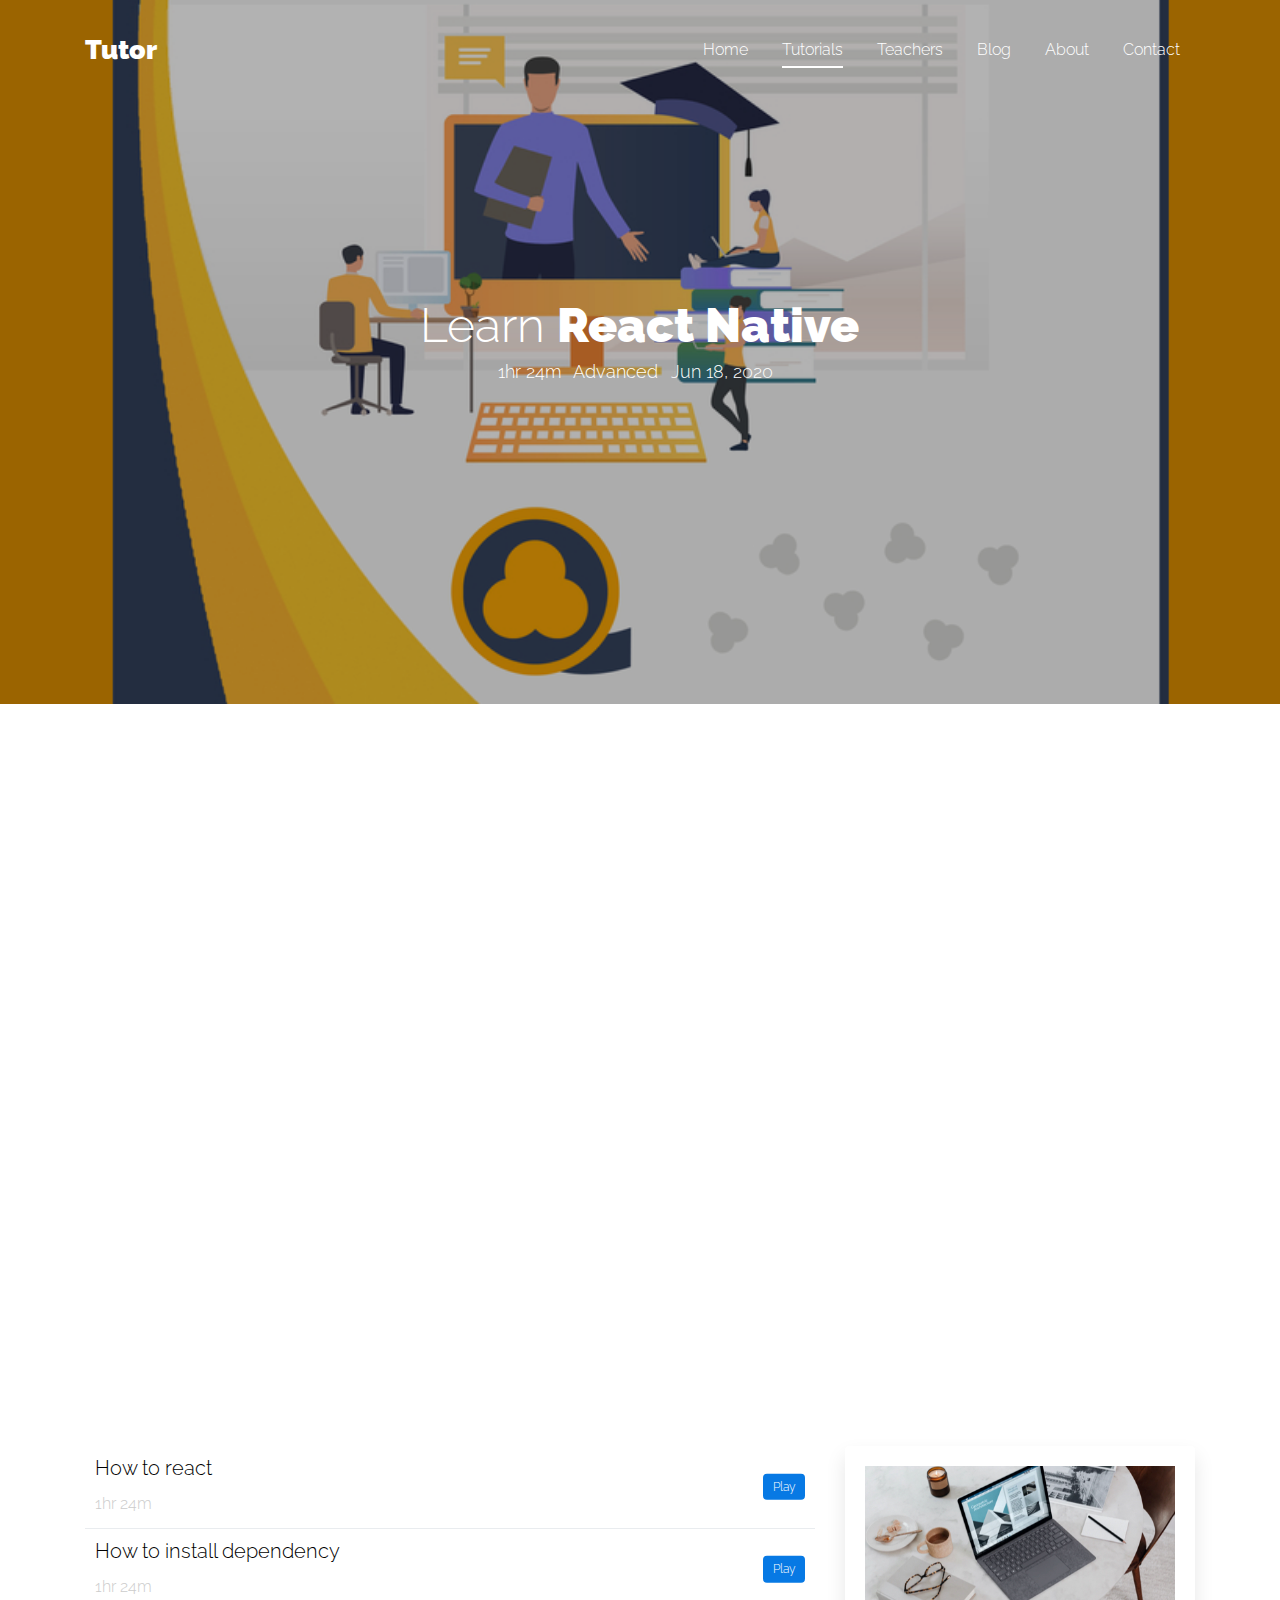
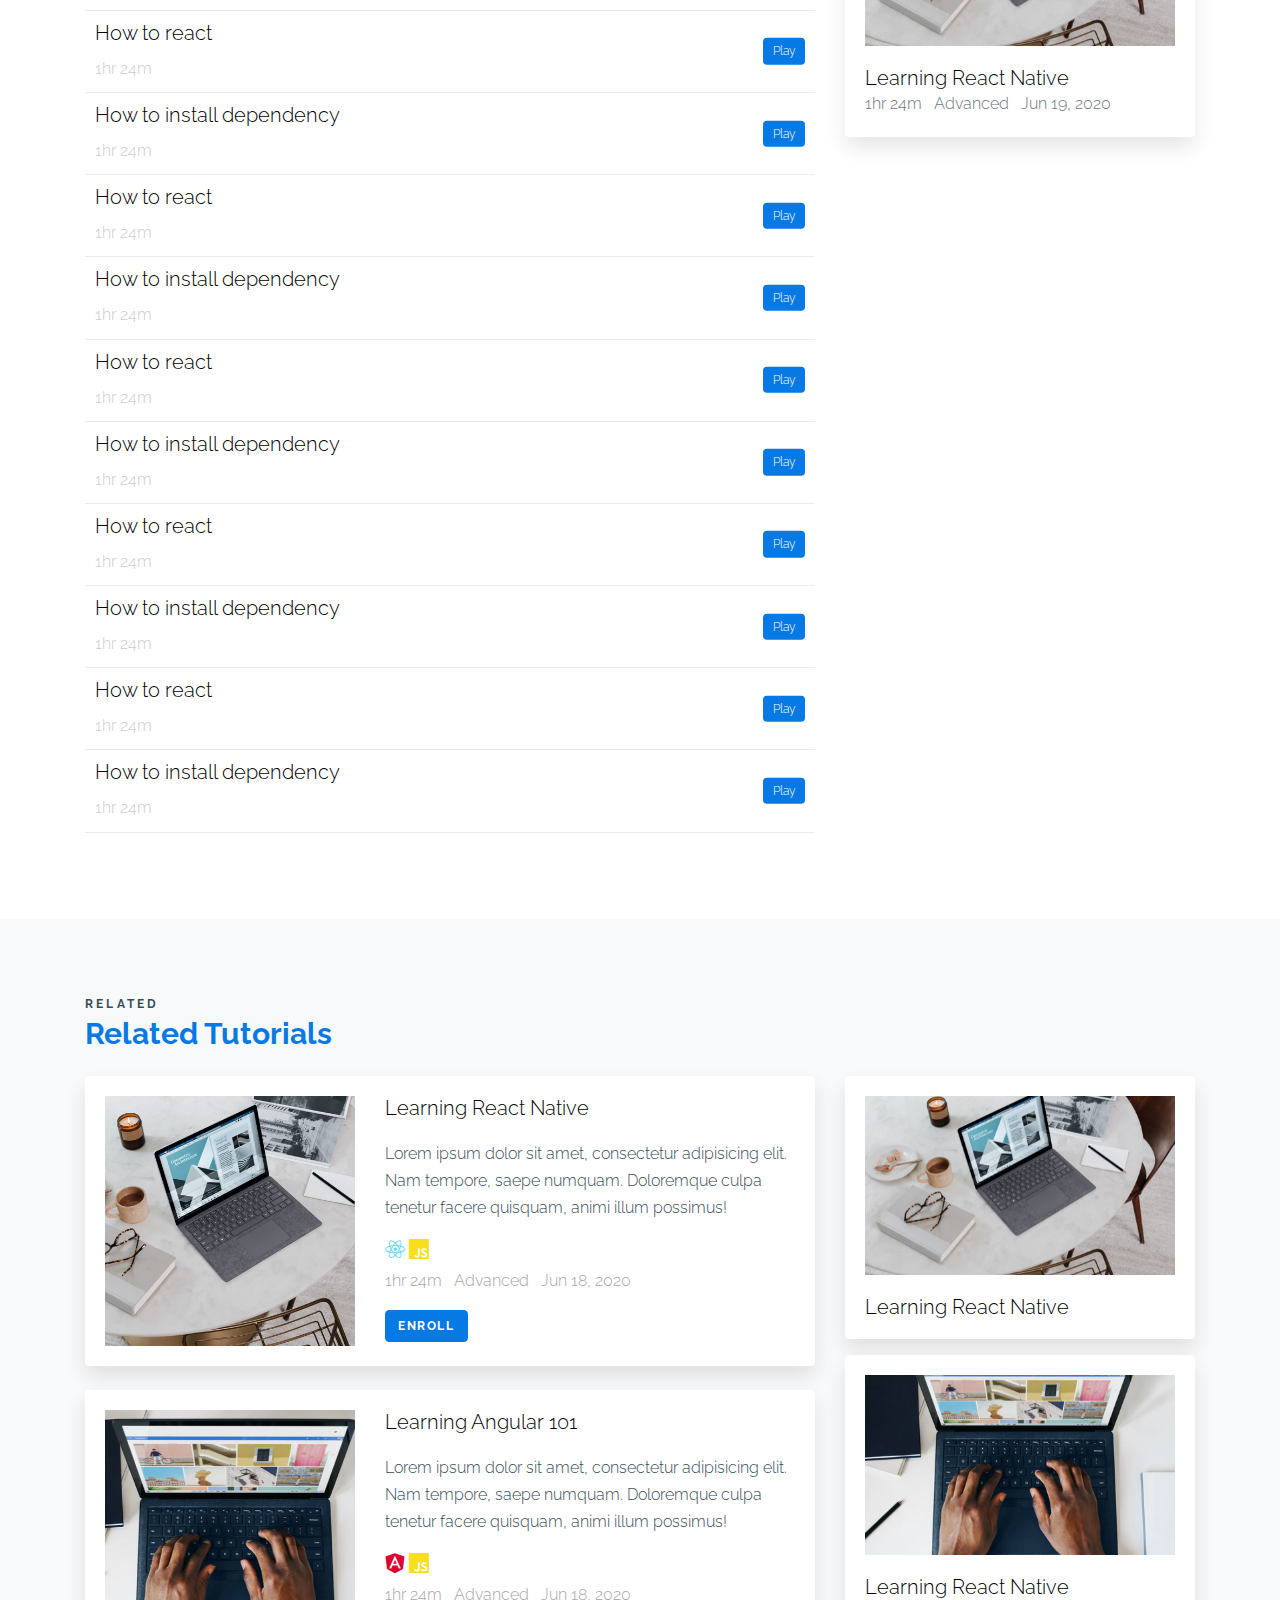
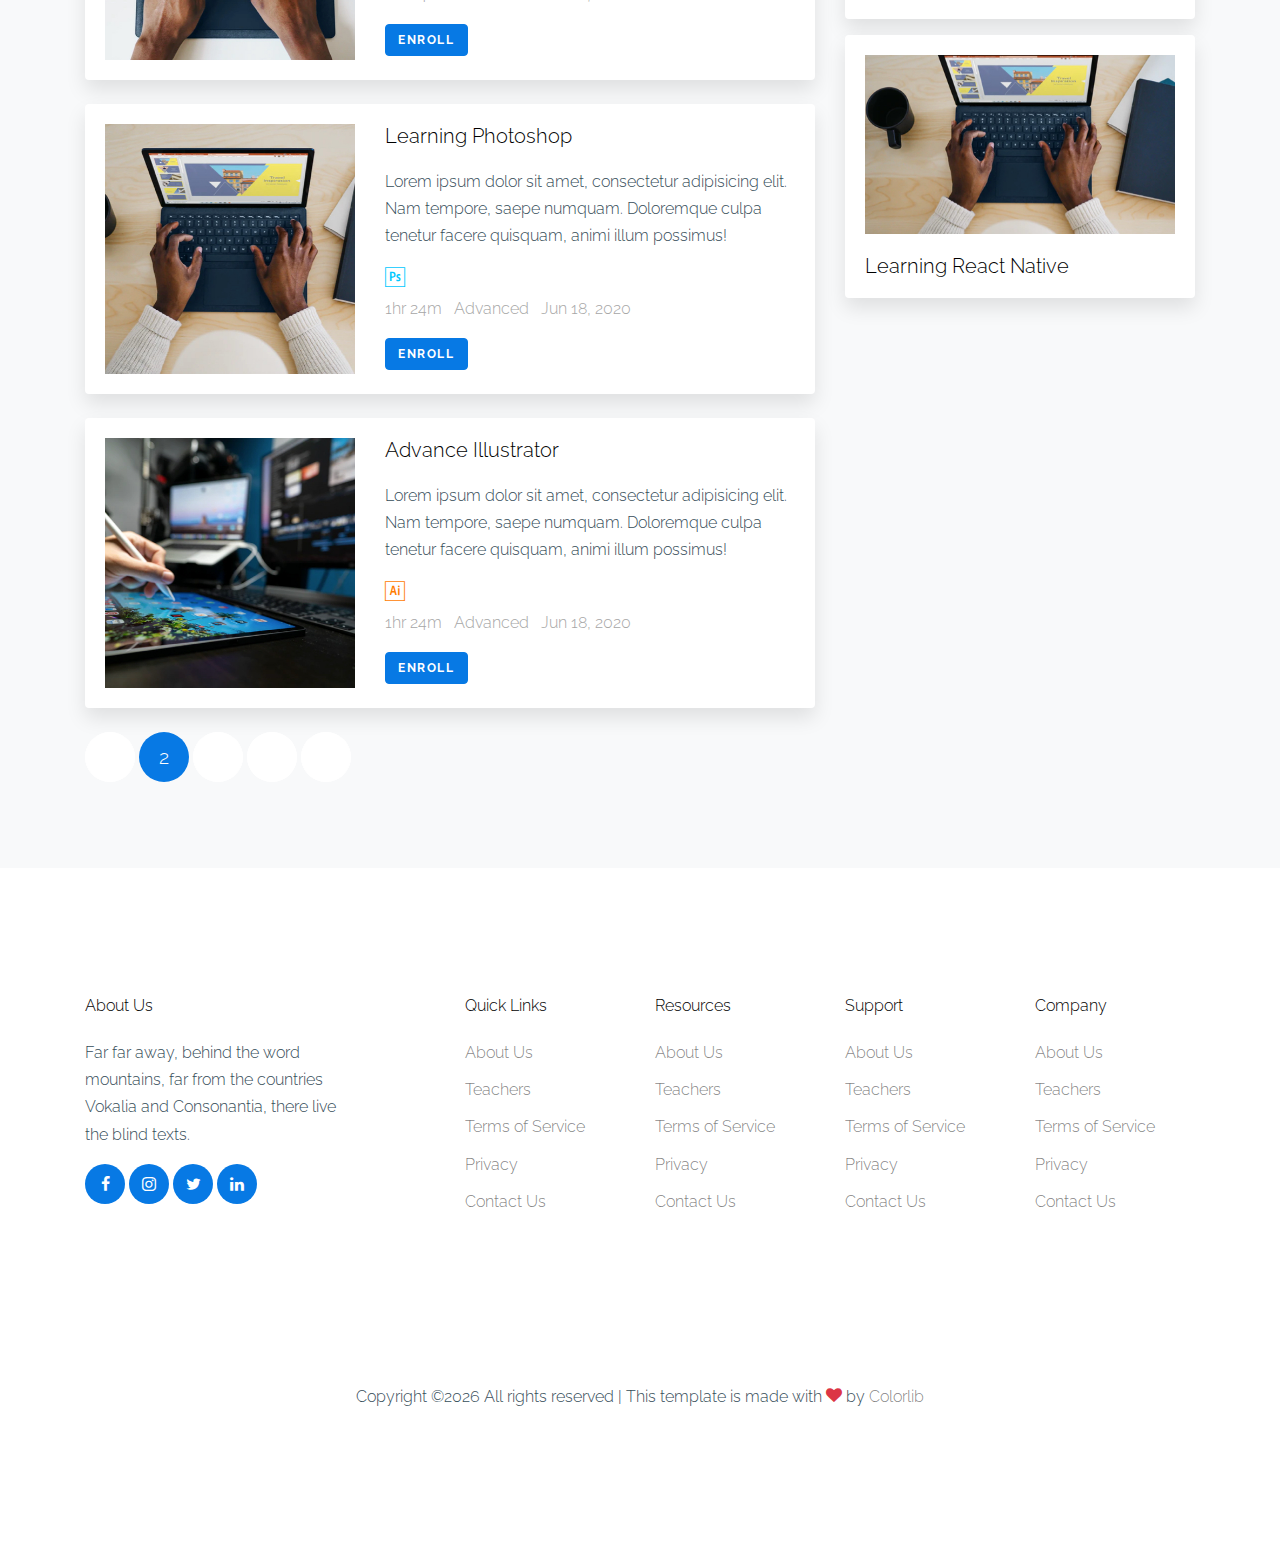
<file: tutorial-single.html>
<!doctype html>
<html lang="en">

  <head>
    <title>Tutor &mdash; Free Website Template by Colorlib</title>
    <meta charset="utf-8">
    <meta name="viewport" content="width=device-width, initial-scale=1, shrink-to-fit=no">

    <link href="https://fonts.googleapis.com/css2?family=Raleway:wght@400;700&display=swap" rel="stylesheet">

    <link rel="stylesheet" href="fonts/icomoon/style.css">
    <link rel="stylesheet" href="fonts/brand/style.css">

    <link rel="stylesheet" href="css/bootstrap.min.css">
    <link rel="stylesheet" href="css/bootstrap-datepicker.css">
    <link rel="stylesheet" href="css/jquery.fancybox.min.css">
    <link rel="stylesheet" href="css/owl.carousel.min.css">
    <link rel="stylesheet" href="css/owl.theme.default.min.css">
    <link rel="stylesheet" href="css/aos.css">

    <!-- MAIN CSS -->
    <link rel="stylesheet" href="css/style.css">

  </head>

  <body>


    <div class="site-wrap" id="home-section">

      <div class="site-mobile-menu site-navbar-target">
        <div class="site-mobile-menu-header">
          <div class="site-mobile-menu-close mt-3">
            <span class="icon-close2 js-menu-toggle"></span>
          </div>
        </div>
        <div class="site-mobile-menu-body"></div>
      </div>

      <header class="site-navbar light site-navbar-target" role="banner">

        <div class="container">
          <div class="row align-items-center position-relative">

            <div class="col-3">
              <div class="site-logo">
                <a href="index.html"><strong>Tutor</strong></a>
              </div>
            </div>

            <div class="col-9  text-right">

              <span class="d-inline-block d-lg-none"><a href="#" class=" site-menu-toggle js-menu-toggle py-5 "><span class="icon-menu h3 text-black"></span></a></span>

              <nav class="site-navigation text-right ml-auto d-none d-lg-block" role="navigation">
                <ul class="site-menu main-menu js-clone-nav ml-auto ">
                  <li><a href="index.html" class="nav-link">Home</a></li>
                  <li class="active"><a href="tutorials.html" class="nav-link">Tutorials</a></li>
                  <li><a href="Teachers.html" class="nav-link">Teachers</a></li>
                  <li><a href="blog.html" class="nav-link">Blog</a></li>
                  <li><a href="about.html" class="nav-link">About</a></li>
                  <li><a href="contact.html" class="nav-link">Contact</a></li>
                </ul>
              </nav>
            </div>


          </div>
        </div>

      </header>


      <div class="site-section-cover overlay" style="background-image: url('images/hero_bg.jpg');">

        <div class="container">
          <div class="row align-items-center justify-content-center">
            <div class="col-lg-10 text-center">
              <h1>Learn <strong>React Native</strong></h1>
              <p>
                <span class="mr-2 mb-2">1hr 24m</span>
                <span class="mr-2 mb-2">Advanced</span>
                <span class="mr-2 mb-2">Jun 18, 2020</span>
              </p>
            </div>
          </div>
        </div>
      </div>






      <div class="site-section">
        <div class="container">
          <div class="row mb-5">
            <div class="col-lg-12">
              <div class="videoWrapper">
  <!-- Copy & Pasted from YouTube -->
  <iframe width="560" height="349" src="http://www.youtube.com/embed/n_dZNLr2cME?rel=0&hd=1" frameborder="0" allowfullscreen></iframe>
</div>
            </div>
          </div>


          <div class="row">
            <div class="col-md-8">
              <ul class="list-unstyled tutorial-section-list">
                <li>

                  <h3><a href="#">How to react</a></h3>
                  <p>
                    <span class="mr-2 mb-2">1hr 24m</span>
                  </p>
                  <a href="#" class="play">Play</a>
                </li>

                <li>

                  <h3><a href="#">How to install dependency</a></h3>
                  <p>
                    <span class="mr-2 mb-2">1hr 24m</span>
                  </p>
                  <a href="#" class="play">Play</a>
                </li>

                <li>

                  <h3><a href="#">How to react</a></h3>
                  <p>
                    <span class="mr-2 mb-2">1hr 24m</span>
                  </p>
                  <a href="#" class="play">Play</a>
                </li>

                <li>

                  <h3><a href="#">How to install dependency</a></h3>
                  <p>
                    <span class="mr-2 mb-2">1hr 24m</span>
                  </p>
                  <a href="#" class="play">Play</a>
                </li>

                <li>

                  <h3><a href="#">How to react</a></h3>
                  <p>
                    <span class="mr-2 mb-2">1hr 24m</span>
                  </p>
                  <a href="#" class="play">Play</a>
                </li>

                <li>

                  <h3><a href="#">How to install dependency</a></h3>
                  <p>
                    <span class="mr-2 mb-2">1hr 24m</span>
                  </p>
                  <a href="#" class="play">Play</a>
                </li>

                <li>

                  <h3><a href="#">How to react</a></h3>
                  <p>
                    <span class="mr-2 mb-2">1hr 24m</span>
                  </p>
                  <a href="#" class="play">Play</a>
                </li>

                <li>

                  <h3><a href="#">How to install dependency</a></h3>
                  <p>
                    <span class="mr-2 mb-2">1hr 24m</span>
                  </p>
                  <a href="#" class="play">Play</a>
                </li>

                <li>

                  <h3><a href="#">How to react</a></h3>
                  <p>
                    <span class="mr-2 mb-2">1hr 24m</span>
                  </p>
                  <a href="#" class="play">Play</a>
                </li>

                <li>

                  <h3><a href="#">How to install dependency</a></h3>
                  <p>
                    <span class="mr-2 mb-2">1hr 24m</span>
                  </p>
                  <a href="#" class="play">Play</a>
                </li>

                <li>

                  <h3><a href="#">How to react</a></h3>
                  <p>
                    <span class="mr-2 mb-2">1hr 24m</span>
                  </p>
                  <a href="#" class="play">Play</a>
                </li>

                <li>

                  <h3><a href="#">How to install dependency</a></h3>
                  <p>
                    <span class="mr-2 mb-2">1hr 24m</span>
                  </p>
                  <a href="#" class="play">Play</a>
                </li>
              </ul>
            </div>
            <div class="col-md-4">
              <div class="box-side mb-3">
                <a href="#"><img src="images/img_1_horizontal.jpg" alt="Image" class="img-fluid"></a>
                <h3><a href="#">Learning React Native</a></h3>
                <p class="mb-0 text-muted">
                  <span class="mr-2 mb-2">1hr 24m</span>
                  <span class="mr-2 mb-2">Advanced</span>
                  <span class="mr-2 mb-2">Jun 19, 2020</span>
                </p>
              </div>

            </div>
          </div>
        </div>
      </div>


      <div class="site-section bg-light">
        <div class="container">

          <div class="row">
            <div class="col-12">
              <div class="heading mb-4">
                <span class="caption">Related</span>
                <h2>Related Tutorials</h2>
              </div>
            </div>
            <div class="col-lg-8">



              <div class="d-flex tutorial-item mb-4">
                <div class="img-wrap">
                  <a href="#"><img src="images/img_1.jpg" alt="Image" class="img-fluid"></a>
                </div>
                <div>
                  <h3><a href="#">Learning React Native</a></h3>
                  <p>Lorem ipsum dolor sit amet, consectetur adipisicing elit. Nam tempore, saepe numquam. Doloremque culpa tenetur facere quisquam, animi illum possimus!</p>

                  <p class="mb-0">
                    <span class="brand-react h5"></span>
                    <span class="brand-javascript h5"></span>
                  </p>
                  <p class="meta">
                    <span class="mr-2 mb-2">1hr 24m</span>
                    <span class="mr-2 mb-2">Advanced</span>
                    <span class="mr-2 mb-2">Jun 18, 2020</span>
                  </p>

                  <p><a href="#" class="btn btn-primary custom-btn">Enroll</a></p>
                </div>
              </div>

              <div class="d-flex tutorial-item mb-4">
                <div class="img-wrap">
                  <a href="#"><img src="images/img_2.jpg" alt="Image" class="img-fluid"></a>
                </div>
                <div>
                  <h3><a href="#">Learning Angular 101</a></h3>
                  <p>Lorem ipsum dolor sit amet, consectetur adipisicing elit. Nam tempore, saepe numquam. Doloremque culpa tenetur facere quisquam, animi illum possimus!</p>

                  <p class="mb-0">
                    <span class="brand-angular h5"></span>
                    <span class="brand-javascript h5"></span>
                  </p>
                  <p class="meta">
                    <span class="mr-2 mb-2">1hr 24m</span>
                    <span class="mr-2 mb-2">Advanced</span>
                    <span class="mr-2 mb-2">Jun 18, 2020</span>
                  </p>

                  <p><a href="#" class="btn btn-primary custom-btn">Enroll</a></p>
                </div>
              </div>

              <div class="d-flex tutorial-item mb-4">
                <div class="img-wrap">
                  <a href="#"><img src="images/img_3.jpg" alt="Image" class="img-fluid"></a>
                </div>
                <div>
                  <h3><a href="#">Learning Photoshop</a></h3>
                  <p>Lorem ipsum dolor sit amet, consectetur adipisicing elit. Nam tempore, saepe numquam. Doloremque culpa tenetur facere quisquam, animi illum possimus!</p>
                  <p class="mb-0">
                    <span class="brand-adobephotoshop h5"></span>
                  </p>
                  <p class="meta">
                    <span class="mr-2 mb-2">1hr 24m</span>
                    <span class="mr-2 mb-2">Advanced</span>
                    <span class="mr-2 mb-2">Jun 18, 2020</span>
                  </p>
                  <p><a href="#" class="btn btn-primary custom-btn">Enroll</a></p>
                </div>
              </div>

              <div class="d-flex tutorial-item mb-4">
                <div class="img-wrap">
                  <a href="#"><img src="images/img_4.jpg" alt="Image" class="img-fluid"></a>
                </div>
                <div>
                  <h3><a href="#">Advance Illustrator</a></h3>
                  <p>Lorem ipsum dolor sit amet, consectetur adipisicing elit. Nam tempore, saepe numquam. Doloremque culpa tenetur facere quisquam, animi illum possimus!</p>
                  <p class="mb-0">
                    <span class="brand-adobeillustrator h5"></span>
                  </p>
                  <p class="meta">
                    <span class="mr-2 mb-2">1hr 24m</span>
                    <span class="mr-2 mb-2">Advanced</span>
                    <span class="mr-2 mb-2">Jun 18, 2020</span>
                  </p>
                  <p><a href="#" class="btn btn-primary custom-btn">Enroll</a></p>
                </div>
              </div>


              <div class="custom-pagination">
                <ul class="list-unstyled">
                  <li><a href="#"><span>1</span></a></li>
                  <li><span>2</span></li>
                  <li><a href="#"><span>3</span></a></li>
                  <li><a href="#"><span>4</span></a></li>
                  <li><a href="#"><span>5</span></a></li>
                </ul>
              </div>
            </div>


            <div class="col-lg-4">
              <div class="box-side mb-3">
                <a href="#"><img src="images/img_1_horizontal.jpg" alt="Image" class="img-fluid"></a>
                <h3><a href="#">Learning React Native</a></h3>
              </div>
              <div class="box-side mb-3">
                <a href="#"><img src="images/img_2_horizontal.jpg" alt="Image" class="img-fluid"></a>
                <h3><a href="#">Learning React Native</a></h3>
              </div>
              <div class="box-side">
                <a href="#"><img src="images/img_3_horizontal.jpg" alt="Image" class="img-fluid"></a>
                <h3><a href="#">Learning React Native</a></h3>
              </div>
            </div>
          </div>
        </div>
      </div>




      <footer class="site-footer">
        <div class="container">
          <div class="row">
            <div class="col-lg-3">
              <h2 class="footer-heading mb-4">About Us</h2>
              <p>Far far away, behind the word mountains, far from the countries Vokalia and Consonantia, there live the blind texts. </p>
              <ul class="list-unstyled social">
                <li><a href="#"><span class="icon-facebook"></span></a></li>
                <li><a href="#"><span class="icon-instagram"></span></a></li>
                <li><a href="#"><span class="icon-twitter"></span></a></li>
                <li><a href="#"><span class="icon-linkedin"></span></a></li>
              </ul>
            </div>
            <div class="col-lg-8 ml-auto">
              <div class="row">
                <div class="col-lg-3">
                  <h2 class="footer-heading mb-4">Quick Links</h2>
                  <ul class="list-unstyled">
                    <li><a href="#">About Us</a></li>
                    <li><a href="#">Teachers</a></li>
                    <li><a href="#">Terms of Service</a></li>
                    <li><a href="#">Privacy</a></li>
                    <li><a href="#">Contact Us</a></li>
                  </ul>
                </div>
                <div class="col-lg-3">
                  <h2 class="footer-heading mb-4">Resources</h2>
                  <ul class="list-unstyled">
                    <li><a href="#">About Us</a></li>
                    <li><a href="#">Teachers</a></li>
                    <li><a href="#">Terms of Service</a></li>
                    <li><a href="#">Privacy</a></li>
                    <li><a href="#">Contact Us</a></li>
                  </ul>
                </div>
                <div class="col-lg-3">
                  <h2 class="footer-heading mb-4">Support</h2>
                  <ul class="list-unstyled">
                    <li><a href="#">About Us</a></li>
                    <li><a href="#">Teachers</a></li>
                    <li><a href="#">Terms of Service</a></li>
                    <li><a href="#">Privacy</a></li>
                    <li><a href="#">Contact Us</a></li>
                  </ul>
                </div>
                <div class="col-lg-3">
                  <h2 class="footer-heading mb-4">Company</h2>
                  <ul class="list-unstyled">
                    <li><a href="#">About Us</a></li>
                    <li><a href="#">Teachers</a></li>
                    <li><a href="#">Terms of Service</a></li>
                    <li><a href="#">Privacy</a></li>
                    <li><a href="#">Contact Us</a></li>
                  </ul>
                </div>
              </div>
            </div>
          </div>
          <div class="row pt-5 mt-5 text-center">
            <div class="col-md-12">
              <div class="border-top pt-5">
                <p>
              <!-- Link back to Colorlib can't be removed. Template is licensed under CC BY 3.0. -->
              Copyright &copy;<script>document.write(new Date().getFullYear());</script> All rights reserved | This template is made with <i class="icon-heart text-danger" aria-hidden="true"></i> by <a href="https://colorlib.com" target="_blank" >Colorlib</a>
              <!-- Link back to Colorlib can't be removed. Template is licensed under CC BY 3.0. -->
              </p>
              </div>
            </div>

          </div>
        </div>
      </footer>

    </div>

    <script src="js/jquery-3.3.1.min.js"></script>
    <script src="js/popper.min.js"></script>
    <script src="js/bootstrap.min.js"></script>
    <script src="js/owl.carousel.min.js"></script>
    <script src="js/jquery.sticky.js"></script>
    <script src="js/jquery.waypoints.min.js"></script>
    <script src="js/jquery.animateNumber.min.js"></script>
    <script src="js/jquery.fancybox.min.js"></script>
    <script src="js/jquery.easing.1.3.js"></script>
    <script src="js/bootstrap-datepicker.min.js"></script>
    <script src="js/aos.js"></script>

    <script src="js/main.js"></script>

  </body>

</html>
</file>
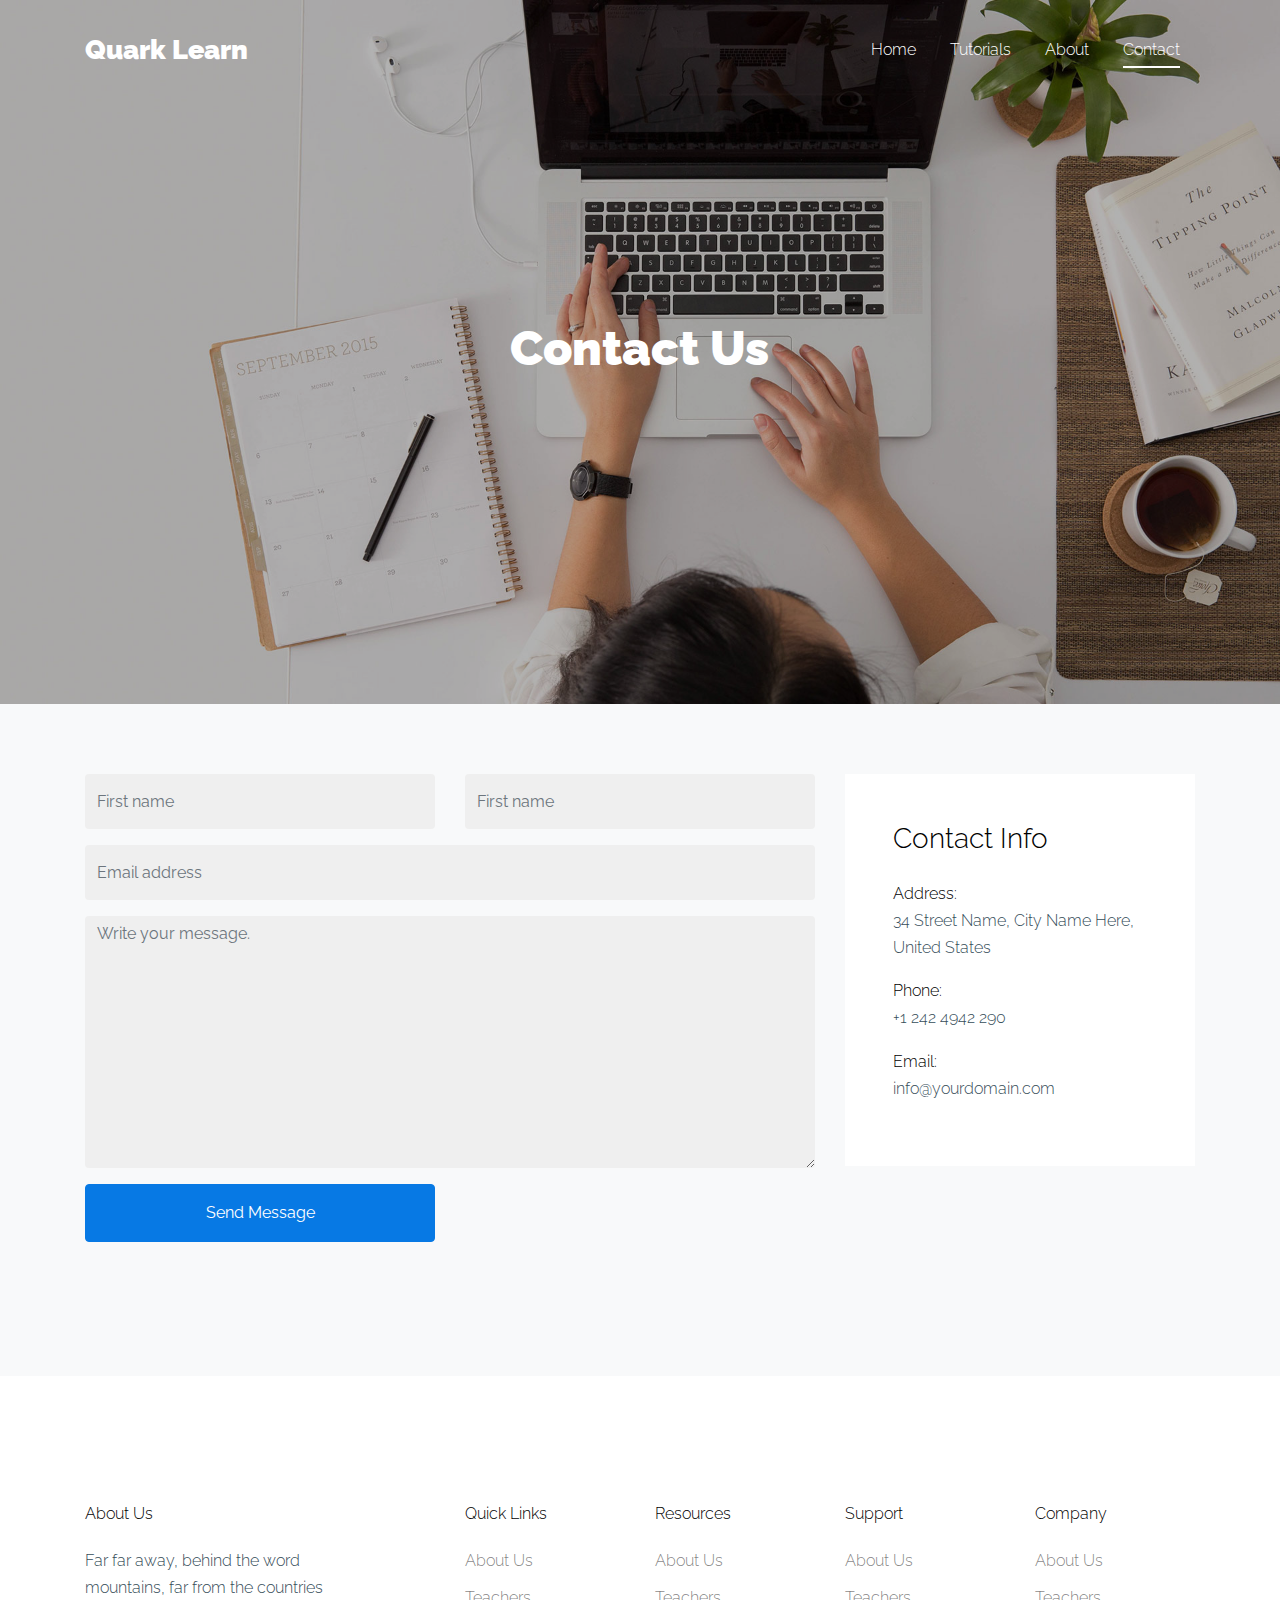
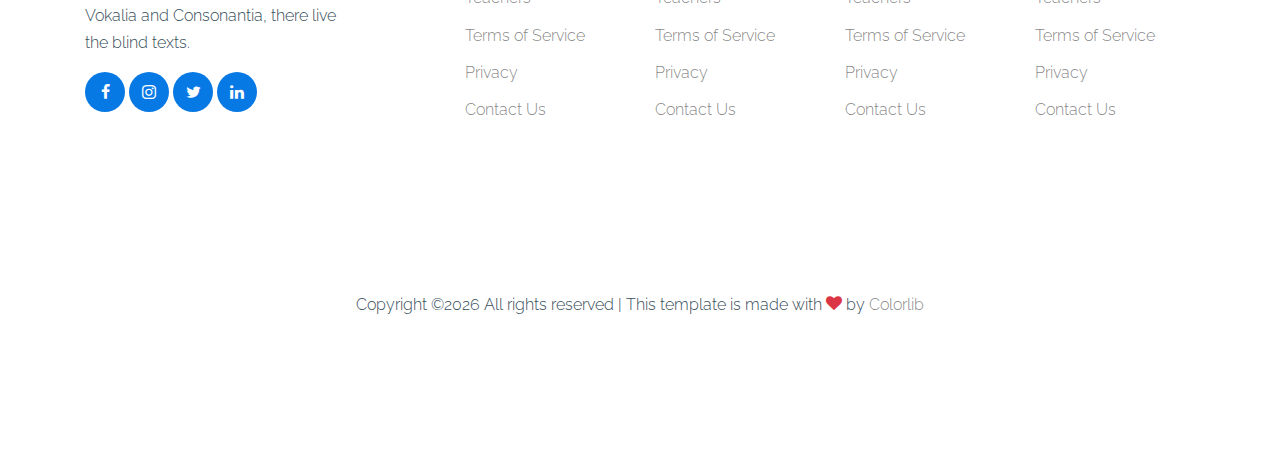
<file: team_page/contact.html>
<!doctype html>
<html lang="en">

<head>

  <meta charset="utf-8">
  <meta name="viewport" content="width=device-width, initial-scale=1, shrink-to-fit=no">

  <link href="https://fonts.googleapis.com/css2?family=Raleway:wght@400;700&display=swap" rel="stylesheet">

  <link rel="stylesheet" href="fonts/icomoon/style.css">
  <link rel="stylesheet" href="fonts/brand/style.css">

  <link rel="stylesheet" href="css/bootstrap.min.css">
  <link rel="stylesheet" href="css/bootstrap-datepicker.css">
  <link rel="stylesheet" href="css/jquery.fancybox.min.css">
  <link rel="stylesheet" href="css/owl.carousel.min.css">
  <link rel="stylesheet" href="css/owl.theme.default.min.css">
  <link rel="stylesheet" href="css/aos.css">

  <!-- MAIN CSS -->
  <link rel="stylesheet" href="css/style.css">

</head>

<body>


  <div class="site-wrap" id="home-section">

    <div class="site-mobile-menu site-navbar-target">
      <div class="site-mobile-menu-header">
        <div class="site-mobile-menu-close mt-3">
          <span class="icon-close2 js-menu-toggle"></span>
        </div>
      </div>
      <div class="site-mobile-menu-body"></div>
    </div>

    <header class="site-navbar light site-navbar-target" role="banner">

      <div class="container">
        <div class="row align-items-center position-relative">

          <div class="col-3">
            <div class="site-logo">
              <a href="index.html"><strong>Quark Learn</strong></a>
            </div>
          </div>

          <div class="col-9  text-right">

            <span class="d-inline-block d-lg-none"><a href="#" class=" site-menu-toggle js-menu-toggle py-5 "><span class="icon-menu h3 text-black"></span></a></span>

            <nav class="site-navigation text-right ml-auto d-none d-lg-block" role="navigation">
              <ul class="site-menu main-menu js-clone-nav ml-auto ">
                <li><a href="index.html" class="nav-link">Home</a></li>
                <li><a href="tutorials.html" class="nav-link">Tutorials</a></li>
                <li><a href="about.html" class="nav-link">About</a></li>
                <li class="active"><a href="contact.html" class="nav-link">Contact</a></li>
              </ul>
            </nav>
          </div>


        </div>
      </div>

    </header>


    <div class="site-section-cover overlay" style="background-image: url('images/hero_bg.jpg');">

      <div class="container">
        <div class="row align-items-center justify-content-center">
          <div class="col-lg-10 text-center">
            <h1><strong>Contact Us</strong></h1>
          </div>
        </div>
      </div>
    </div>




    <div class="site-section bg-light" id="contact-section">
      <div class="container">

        <div class="row">
          <div class="col-lg-8 mb-5" >
            <form action="#" method="post">
              <div class="form-group row">
                <div class="col-md-6 mb-4 mb-lg-0">
                  <input type="text" class="form-control" placeholder="First name">
                </div>
                <div class="col-md-6">
                  <input type="text" class="form-control" placeholder="First name">
                </div>
              </div>

              <div class="form-group row">
                <div class="col-md-12">
                  <input type="text" class="form-control" placeholder="Email address">
                </div>
              </div>

              <div class="form-group row">
                <div class="col-md-12">
                  <textarea name="" id="" class="form-control" placeholder="Write your message." cols="30" rows="10"></textarea>
                </div>
              </div>
              <div class="form-group row">
                <div class="col-md-6 mr-auto">
                  <input type="submit" class="btn btn-block btn-primary text-white py-3 px-5" value="Send Message">
                </div>
              </div>
            </form>
          </div>
          <div class="col-lg-4 ml-auto">
            <div class="bg-white p-3 p-md-5">
              <h3 class="text-black mb-4">Contact Info</h3>
              <ul class="list-unstyled footer-link">
                <li class="d-block mb-3">
                  <span class="d-block text-black">Address:</span>
                  <span>34 Street Name, City Name Here, United States</span></li>
                <li class="d-block mb-3"><span class="d-block text-black">Phone:</span><span>+1 242 4942 290</span></li>
                <li class="d-block mb-3"><span class="d-block text-black">Email:</span><span>info@yourdomain.com</span></li>
              </ul>
            </div>
          </div>
        </div>
      </div>
    </div>

    <footer class="site-footer">
      <div class="container">
        <div class="row">
          <div class="col-lg-3">
            <h2 class="footer-heading mb-4">About Us</h2>
            <p>Far far away, behind the word mountains, far from the countries Vokalia and Consonantia, there live the blind texts. </p>
            <ul class="list-unstyled social">
              <li><a href="#"><span class="icon-facebook"></span></a></li>
              <li><a href="#"><span class="icon-instagram"></span></a></li>
              <li><a href="#"><span class="icon-twitter"></span></a></li>
              <li><a href="#"><span class="icon-linkedin"></span></a></li>
            </ul>
          </div>
          <div class="col-lg-8 ml-auto">
            <div class="row">
              <div class="col-lg-3">
                <h2 class="footer-heading mb-4">Quick Links</h2>
                <ul class="list-unstyled">
                  <li><a href="#">About Us</a></li>
                  <li><a href="#">Teachers</a></li>
                  <li><a href="#">Terms of Service</a></li>
                  <li><a href="#">Privacy</a></li>
                  <li><a href="#">Contact Us</a></li>
                </ul>
              </div>
              <div class="col-lg-3">
                <h2 class="footer-heading mb-4">Resources</h2>
                <ul class="list-unstyled">
                  <li><a href="#">About Us</a></li>
                  <li><a href="#">Teachers</a></li>
                  <li><a href="#">Terms of Service</a></li>
                  <li><a href="#">Privacy</a></li>
                  <li><a href="#">Contact Us</a></li>
                </ul>
              </div>
              <div class="col-lg-3">
                <h2 class="footer-heading mb-4">Support</h2>
                <ul class="list-unstyled">
                  <li><a href="#">About Us</a></li>
                  <li><a href="#">Teachers</a></li>
                  <li><a href="#">Terms of Service</a></li>
                  <li><a href="#">Privacy</a></li>
                  <li><a href="#">Contact Us</a></li>
                </ul>
              </div>
              <div class="col-lg-3">
                <h2 class="footer-heading mb-4">Company</h2>
                <ul class="list-unstyled">
                  <li><a href="#">About Us</a></li>
                  <li><a href="#">Teachers</a></li>
                  <li><a href="#">Terms of Service</a></li>
                  <li><a href="#">Privacy</a></li>
                  <li><a href="#">Contact Us</a></li>
                </ul>
              </div>
            </div>
          </div>
        </div>
        <div class="row pt-5 mt-5 text-center">
          <div class="col-md-12">
            <div class="border-top pt-5">
              <p>
                <!-- Link back to Colorlib can't be removed. Template is licensed under CC BY 3.0. -->
                Copyright &copy;<script>document.write(new Date().getFullYear());</script> All rights reserved | This template is made with <i class="icon-heart text-danger" aria-hidden="true"></i> by <a href="https://colorlib.com" target="_blank" >Colorlib</a>
                <!-- Link back to Colorlib can't be removed. Template is licensed under CC BY 3.0. -->
              </p>
            </div>
          </div>

        </div>
      </div>
    </footer>

  </div>

  <script src="js/jquery-3.3.1.min.js"></script>
  <script src="js/popper.min.js"></script>
  <script src="js/bootstrap.min.js"></script>
  <script src="js/owl.carousel.min.js"></script>
  <script src="js/jquery.sticky.js"></script>
  <script src="js/jquery.waypoints.min.js"></script>
  <script src="js/jquery.animateNumber.min.js"></script>
  <script src="js/jquery.fancybox.min.js"></script>
  <script src="js/jquery.easing.1.3.js"></script>
  <script src="js/bootstrap-datepicker.min.js"></script>
  <script src="js/aos.js"></script>

  <script src="js/main.js"></script>

</body>

</html>
</file>
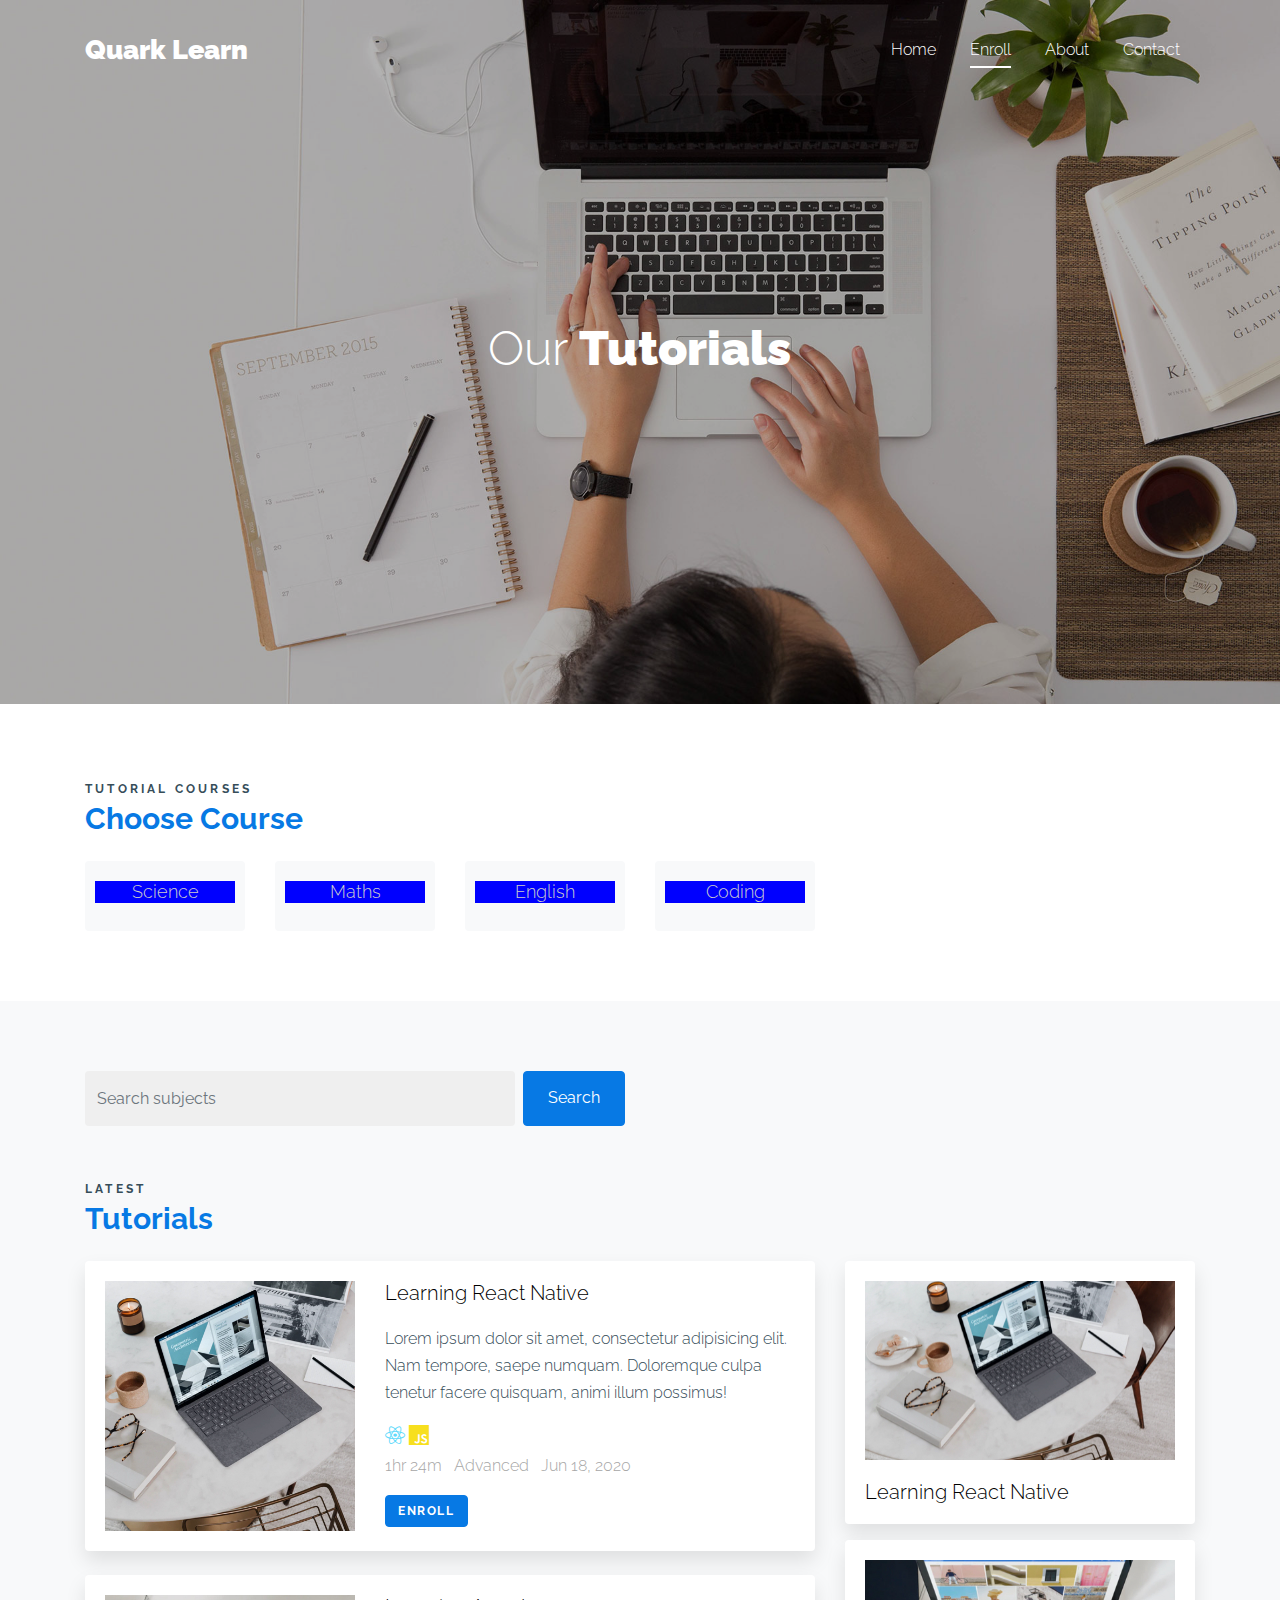
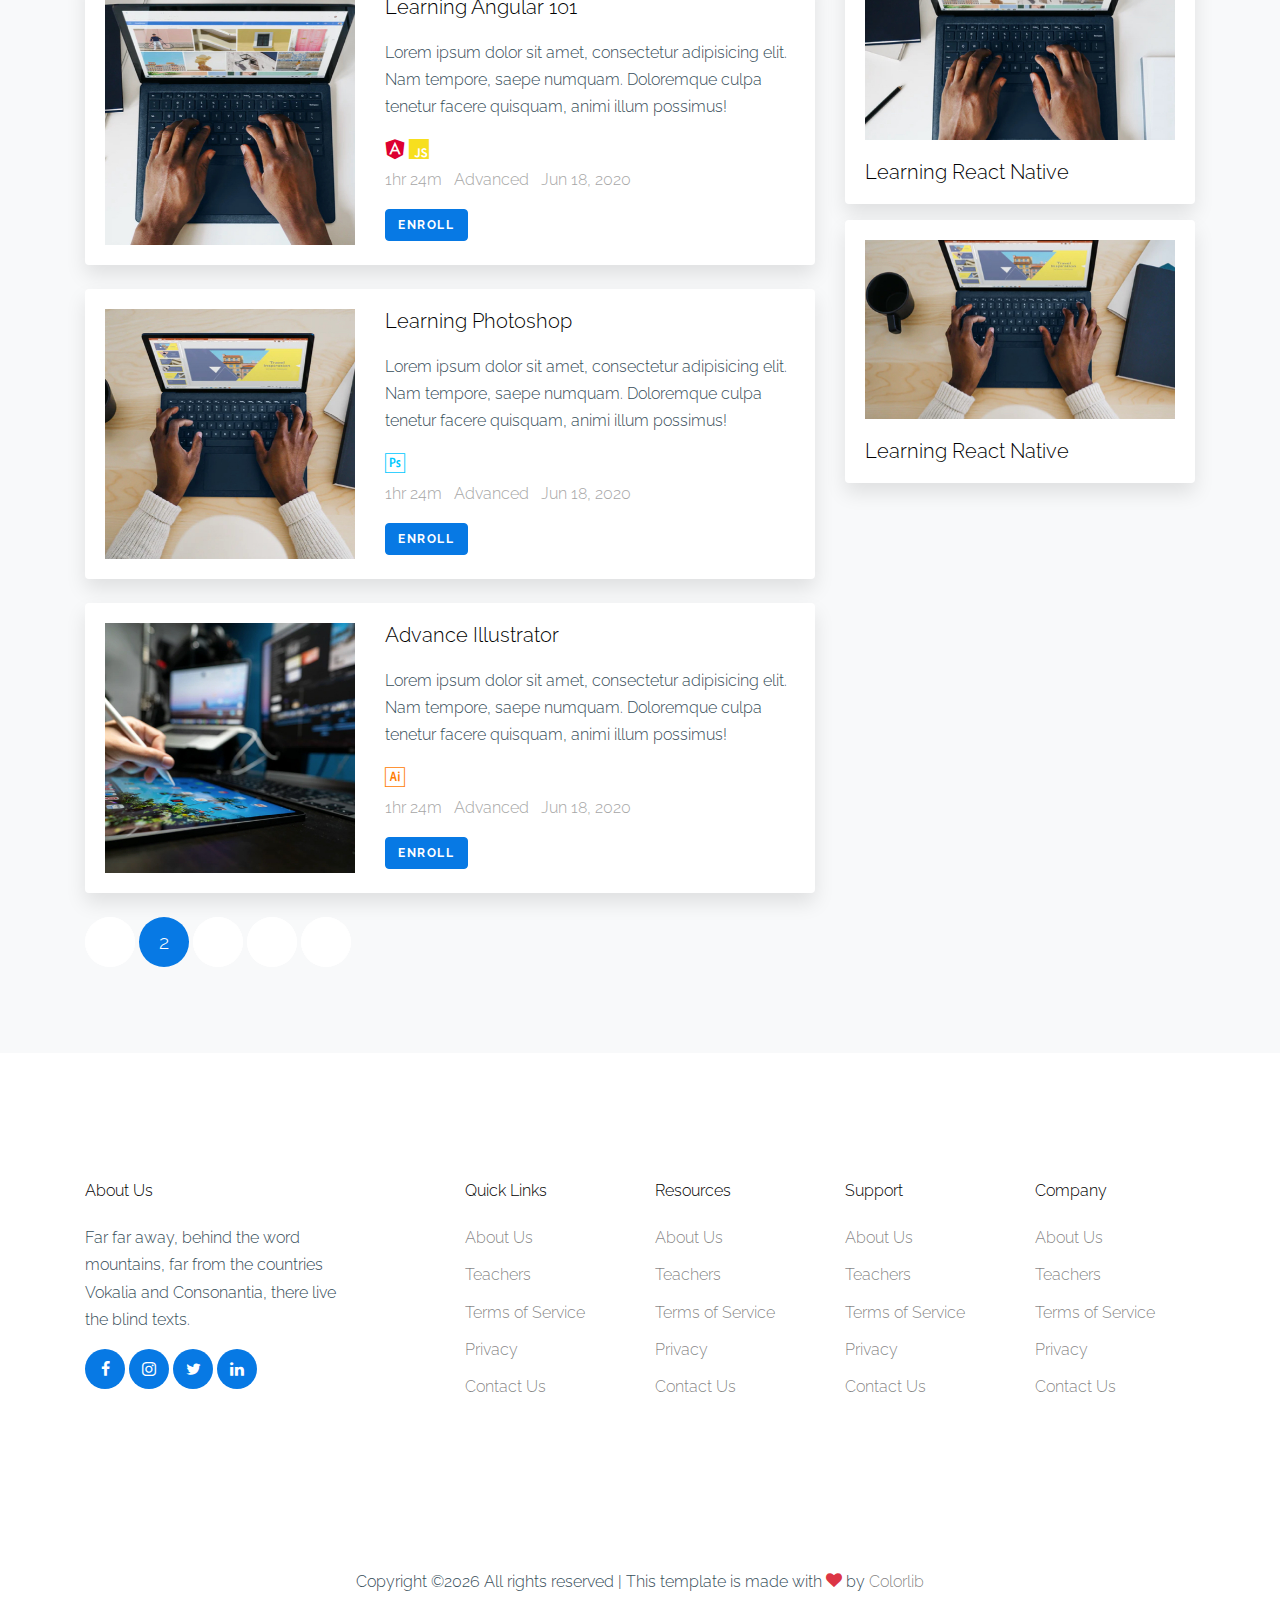
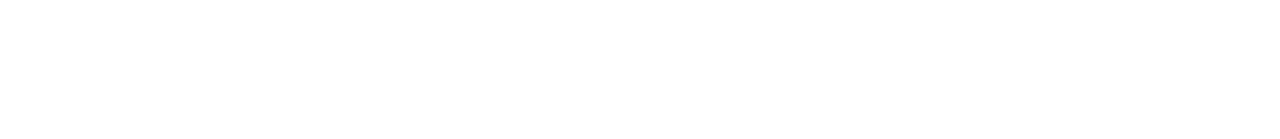
<file: team_page/tutorials.html>
<!doctype html>
<html lang="en">

  <head>
    <meta charset="utf-8">
    <meta name="viewport" content="width=device-width, initial-scale=1, shrink-to-fit=no">

    <link href="https://fonts.googleapis.com/css2?family=Raleway:wght@400;700&display=swap" rel="stylesheet">

    <link rel="stylesheet" href="fonts/icomoon/style.css">
    <link rel="stylesheet" href="fonts/brand/style.css">

    <link rel="stylesheet" href="css/bootstrap.min.css">
    <link rel="stylesheet" href="css/bootstrap-datepicker.css">
    <link rel="stylesheet" href="css/jquery.fancybox.min.css">
    <link rel="stylesheet" href="css/owl.carousel.min.css">
    <link rel="stylesheet" href="css/owl.theme.default.min.css">
    <link rel="stylesheet" href="css/aos.css">

    <!-- MAIN CSS -->
    <link rel="stylesheet" href="css/style.css">

  </head>

  <body>


    <div class="site-wrap" id="home-section">

      <div class="site-mobile-menu site-navbar-target">
        <div class="site-mobile-menu-header">
          <div class="site-mobile-menu-close mt-3">
            <span class="icon-close2 js-menu-toggle"></span>
          </div>
        </div>
        <div class="site-mobile-menu-body"></div>
      </div>

      <header class="site-navbar light site-navbar-target" role="banner">

        <div class="container">
          <div class="row align-items-center position-relative">

            <div class="col-3">
              <div class="site-logo">
                <a href="index.html"><strong>Quark Learn</strong></a>
              </div>
            </div>

            <div class="col-9  text-right">

              <span class="d-inline-block d-lg-none"><a href="#" class=" site-menu-toggle js-menu-toggle py-5 "><span class="icon-menu h3 text-black"></span></a></span>

              <nav class="site-navigation text-right ml-auto d-none d-lg-block" role="navigation">
                <ul class="site-menu main-menu js-clone-nav ml-auto ">
                  <li><a href="index.html" class="nav-link">Home</a></li>
                  <li class="active"><a href="tutorials.html" class="nav-link">Enroll</a></li>
                  <li><a href="about.html" class="nav-link">About</a></li>
                  <li><a href="contact.html" class="nav-link">Contact</a></li>
                </ul>
              </nav>
            </div>


          </div>
        </div>

      </header>


      <div class="site-section-cover overlay" style="background-image: url('images/hero_bg.jpg');">

        <div class="container">
          <div class="row align-items-center justify-content-center">
            <div class="col-lg-10 text-center">
              <h1>Our <strong>Tutorials</strong></h1>
            </div>
          </div>
        </div>
      </div>




      <div class="site-section">
        <div class="container">
          <div class="row">
            <div class="col">
              <div class="heading mb-4">
                <span class="caption">Tutorial Courses</span>
                <h2>Choose Course</h2>
              </div>
            </div>
          </div>
          <div class="row align-items-stretch">
            <div class="col-lg-2">
              <a href="#" class="course">

                <h3 style="background-color:Blue;">Science</h3>
              </a>
            </div>
            <div class="col-lg-2">
              <a href="#" class="course">

                <h3 style="background-color:Blue;">Maths</h3>
              </a>
            </div>

            <div class="col-lg-2">
              <a href="#" class="course">

                <h3 style="background-color:Blue;">English</h3>
              </a>
            </div>

            <div class="col-lg-2">
              <a href="#" class="course">

                <h3 style="background-color:Blue;">Coding</h3>
              </a>
            </div>
          </div>
        </div>
      </div>



      <div class="site-section bg-light">
        <div class="container">
          <div class="row mb-5 align-items-center">
            <div class="col-lg-6 mb-4 mb-lg-0">
              <form action="#" class="d-flex search-form">
                <span class="icon-"></span>
                <input type="search" class="form-control mr-2" placeholder="Search subjects">
                <input type="submit" class="btn btn-primary px-4" value="Search">
              </form>
            </div>
    
          </div>
          <div class="row">
            <div class="col-12">
              <div class="heading mb-4">
                <span class="caption">Latest</span>
                <h2>Tutorials</h2>
              </div>
            </div>
            <div class="col-lg-8">



              <div class="d-flex tutorial-item mb-4">
                <div class="img-wrap">
                  <a href="#"><img src="images/img_1.jpg" alt="Image" class="img-fluid"></a>
                </div>
                <div>
                  <h3><a href="#">Learning React Native</a></h3>
                  <p>Lorem ipsum dolor sit amet, consectetur adipisicing elit. Nam tempore, saepe numquam. Doloremque culpa tenetur facere quisquam, animi illum possimus!</p>

                  <p class="mb-0">
                    <span class="brand-react h5"></span>
                    <span class="brand-javascript h5"></span>
                  </p>
                  <p class="meta">
                    <span class="mr-2 mb-2">1hr 24m</span>
                    <span class="mr-2 mb-2">Advanced</span>
                    <span class="mr-2 mb-2">Jun 18, 2020</span>
                  </p>

                  <p><a href="#" class="btn btn-primary custom-btn">Enroll</a></p>
                </div>
              </div>

              <div class="d-flex tutorial-item mb-4">
                <div class="img-wrap">
                  <a href="#"><img src="images/img_2.jpg" alt="Image" class="img-fluid"></a>
                </div>
                <div>
                  <h3><a href="#">Learning Angular 101</a></h3>
                  <p>Lorem ipsum dolor sit amet, consectetur adipisicing elit. Nam tempore, saepe numquam. Doloremque culpa tenetur facere quisquam, animi illum possimus!</p>

                  <p class="mb-0">
                    <span class="brand-angular h5"></span>
                    <span class="brand-javascript h5"></span>
                  </p>
                  <p class="meta">
                    <span class="mr-2 mb-2">1hr 24m</span>
                    <span class="mr-2 mb-2">Advanced</span>
                    <span class="mr-2 mb-2">Jun 18, 2020</span>
                  </p>

                  <p><a href="#" class="btn btn-primary custom-btn">Enroll</a></p>
                </div>
              </div>

              <div class="d-flex tutorial-item mb-4">
                <div class="img-wrap">
                  <a href="#"><img src="images/img_3.jpg" alt="Image" class="img-fluid"></a>
                </div>
                <div>
                  <h3><a href="#">Learning Photoshop</a></h3>
                  <p>Lorem ipsum dolor sit amet, consectetur adipisicing elit. Nam tempore, saepe numquam. Doloremque culpa tenetur facere quisquam, animi illum possimus!</p>
                  <p class="mb-0">
                    <span class="brand-adobephotoshop h5"></span>
                  </p>
                  <p class="meta">
                    <span class="mr-2 mb-2">1hr 24m</span>
                    <span class="mr-2 mb-2">Advanced</span>
                    <span class="mr-2 mb-2">Jun 18, 2020</span>
                  </p>
                  <p><a href="#" class="btn btn-primary custom-btn">Enroll</a></p>
                </div>
              </div>

              <div class="d-flex tutorial-item mb-4">
                <div class="img-wrap">
                  <a href="#"><img src="images/img_4.jpg" alt="Image" class="img-fluid"></a>
                </div>
                <div>
                  <h3><a href="#">Advance Illustrator</a></h3>
                  <p>Lorem ipsum dolor sit amet, consectetur adipisicing elit. Nam tempore, saepe numquam. Doloremque culpa tenetur facere quisquam, animi illum possimus!</p>
                  <p class="mb-0">
                    <span class="brand-adobeillustrator h5"></span>
                  </p>
                  <p class="meta">
                    <span class="mr-2 mb-2">1hr 24m</span>
                    <span class="mr-2 mb-2">Advanced</span>
                    <span class="mr-2 mb-2">Jun 18, 2020</span>
                  </p>
                  <p><a href="#" class="btn btn-primary custom-btn">Enroll</a></p>
                </div>
              </div>


              <div class="custom-pagination">
                <ul class="list-unstyled">
                  <li><a href="#"><span>1</span></a></li>
                  <li><span>2</span></li>
                  <li><a href="#"><span>3</span></a></li>
                  <li><a href="#"><span>4</span></a></li>
                  <li><a href="#"><span>5</span></a></li>
                </ul>
              </div>
            </div>


            <div class="col-lg-4">
              <div class="box-side mb-3">
                <a href="#"><img src="images/img_1_horizontal.jpg" alt="Image" class="img-fluid"></a>
                <h3><a href="#">Learning React Native</a></h3>
              </div>
              <div class="box-side mb-3">
                <a href="#"><img src="images/img_2_horizontal.jpg" alt="Image" class="img-fluid"></a>
                <h3><a href="#">Learning React Native</a></h3>
              </div>
              <div class="box-side">
                <a href="#"><img src="images/img_3_horizontal.jpg" alt="Image" class="img-fluid"></a>
                <h3><a href="#">Learning React Native</a></h3>
              </div>
            </div>
          </div>
        </div>
      </div>




      <footer class="site-footer">
        <div class="container">
          <div class="row">
            <div class="col-lg-3">
              <h2 class="footer-heading mb-4">About Us</h2>
              <p>Far far away, behind the word mountains, far from the countries Vokalia and Consonantia, there live the blind texts. </p>
              <ul class="list-unstyled social">
                <li><a href="#"><span class="icon-facebook"></span></a></li>
                <li><a href="#"><span class="icon-instagram"></span></a></li>
                <li><a href="#"><span class="icon-twitter"></span></a></li>
                <li><a href="#"><span class="icon-linkedin"></span></a></li>
              </ul>
            </div>
            <div class="col-lg-8 ml-auto">
              <div class="row">
                <div class="col-lg-3">
                  <h2 class="footer-heading mb-4">Quick Links</h2>
                  <ul class="list-unstyled">
                    <li><a href="#">About Us</a></li>
                    <li><a href="#">Teachers</a></li>
                    <li><a href="#">Terms of Service</a></li>
                    <li><a href="#">Privacy</a></li>
                    <li><a href="#">Contact Us</a></li>
                  </ul>
                </div>
                <div class="col-lg-3">
                  <h2 class="footer-heading mb-4">Resources</h2>
                  <ul class="list-unstyled">
                    <li><a href="#">About Us</a></li>
                    <li><a href="#">Teachers</a></li>
                    <li><a href="#">Terms of Service</a></li>
                    <li><a href="#">Privacy</a></li>
                    <li><a href="#">Contact Us</a></li>
                  </ul>
                </div>
                <div class="col-lg-3">
                  <h2 class="footer-heading mb-4">Support</h2>
                  <ul class="list-unstyled">
                    <li><a href="#">About Us</a></li>
                    <li><a href="#">Teachers</a></li>
                    <li><a href="#">Terms of Service</a></li>
                    <li><a href="#">Privacy</a></li>
                    <li><a href="#">Contact Us</a></li>
                  </ul>
                </div>
                <div class="col-lg-3">
                  <h2 class="footer-heading mb-4">Company</h2>
                  <ul class="list-unstyled">
                    <li><a href="#">About Us</a></li>
                    <li><a href="#">Teachers</a></li>
                    <li><a href="#">Terms of Service</a></li>
                    <li><a href="#">Privacy</a></li>
                    <li><a href="#">Contact Us</a></li>
                  </ul>
                </div>
              </div>
            </div>
          </div>
          <div class="row pt-5 mt-5 text-center">
            <div class="col-md-12">
              <div class="border-top pt-5">
                <p>
              <!-- Link back to Colorlib can't be removed. Template is licensed under CC BY 3.0. -->
              Copyright &copy;<script>document.write(new Date().getFullYear());</script> All rights reserved | This template is made with <i class="icon-heart text-danger" aria-hidden="true"></i> by <a href="https://colorlib.com" target="_blank" >Colorlib</a>
              <!-- Link back to Colorlib can't be removed. Template is licensed under CC BY 3.0. -->
              </p>
              </div>
            </div>

          </div>
        </div>
      </footer>

    </div>

    <script src="js/jquery-3.3.1.min.js"></script>
    <script src="js/popper.min.js"></script>
    <script src="js/bootstrap.min.js"></script>
    <script src="js/owl.carousel.min.js"></script>
    <script src="js/jquery.sticky.js"></script>
    <script src="js/jquery.waypoints.min.js"></script>
    <script src="js/jquery.animateNumber.min.js"></script>
    <script src="js/jquery.fancybox.min.js"></script>
    <script src="js/jquery.easing.1.3.js"></script>
    <script src="js/bootstrap-datepicker.min.js"></script>
    <script src="js/aos.js"></script>

    <script src="js/main.js"></script>

  </body>

</html>
</file>
<file: fonts/icomoon/style.css>
@font-face {
  font-family: 'icomoon';
  src:  url('fonts/icomoon.eot?10si43');
  src:  url('fonts/icomoon.eot?10si43#iefix') format('embedded-opentype'),
    url('fonts/icomoon.ttf?10si43') format('truetype'),
    url('fonts/icomoon.woff?10si43') format('woff'),
    url('fonts/icomoon.svg?10si43#icomoon') format('svg');
  font-weight: normal;
  font-style: normal;
}

[class^="icon-"], [class*=" icon-"] {
  /* use !important to prevent issues with browser extensions that change fonts */
  font-family: 'icomoon' !important;
  speak: none;
  font-style: normal;
  font-weight: normal;
  font-variant: normal;
  text-transform: none;
  line-height: 1;

  /* Better Font Rendering =========== */
  -webkit-font-smoothing: antialiased;
  -moz-osx-font-smoothing: grayscale;
}

.icon-asterisk:before {
  content: "\f069";
}
.icon-plus:before {
  content: "\f067";
}
.icon-question:before {
  content: "\f128";
}
.icon-minus:before {
  content: "\f068";
}
.icon-glass:before {
  content: "\f000";
}
.icon-music:before {
  content: "\f001";
}
.icon-search:before {
  content: "\f002";
}
.icon-envelope-o:before {
  content: "\f003";
}
.icon-heart:before {
  content: "\f004";
}
.icon-star:before {
  content: "\f005";
}
.icon-star-o:before {
  content: "\f006";
}
.icon-user:before {
  content: "\f007";
}
.icon-film:before {
  content: "\f008";
}
.icon-th-large:before {
  content: "\f009";
}
.icon-th:before {
  content: "\f00a";
}
.icon-th-list:before {
  content: "\f00b";
}
.icon-check:before {
  content: "\f00c";
}
.icon-close:before {
  content: "\f00d";
}
.icon-remove:before {
  content: "\f00d";
}
.icon-times:before {
  content: "\f00d";
}
.icon-search-plus:before {
  content: "\f00e";
}
.icon-search-minus:before {
  content: "\f010";
}
.icon-power-off:before {
  content: "\f011";
}
.icon-signal:before {
  content: "\f012";
}
.icon-cog:before {
  content: "\f013";
}
.icon-gear:before {
  content: "\f013";
}
.icon-trash-o:before {
  content: "\f014";
}
.icon-home:before {
  content: "\f015";
}
.icon-file-o:before {
  content: "\f016";
}
.icon-clock-o:before {
  content: "\f017";
}
.icon-road:before {
  content: "\f018";
}
.icon-download:before {
  content: "\f019";
}
.icon-arrow-circle-o-down:before {
  content: "\f01a";
}
.icon-arrow-circle-o-up:before {
  content: "\f01b";
}
.icon-inbox:before {
  content: "\f01c";
}
.icon-play-circle-o:before {
  content: "\f01d";
}
.icon-repeat:before {
  content: "\f01e";
}
.icon-rotate-right:before {
  content: "\f01e";
}
.icon-refresh:before {
  content: "\f021";
}
.icon-list-alt:before {
  content: "\f022";
}
.icon-lock:before {
  content: "\f023";
}
.icon-flag:before {
  content: "\f024";
}
.icon-headphones:before {
  content: "\f025";
}
.icon-volume-off:before {
  content: "\f026";
}
.icon-volume-down:before {
  content: "\f027";
}
.icon-volume-up:before {
  content: "\f028";
}
.icon-qrcode:before {
  content: "\f029";
}
.icon-barcode:before {
  content: "\f02a";
}
.icon-tag:before {
  content: "\f02b";
}
.icon-tags:before {
  content: "\f02c";
}
.icon-book:before {
  content: "\f02d";
}
.icon-bookmark:before {
  content: "\f02e";
}
.icon-print:before {
  content: "\f02f";
}
.icon-camera:before {
  content: "\f030";
}
.icon-font:before {
  content: "\f031";
}
.icon-bold:before {
  content: "\f032";
}
.icon-italic:before {
  content: "\f033";
}
.icon-text-height:before {
  content: "\f034";
}
.icon-text-width:before {
  content: "\f035";
}
.icon-align-left:before {
  content: "\f036";
}
.icon-align-center:before {
  content: "\f037";
}
.icon-align-right:before {
  content: "\f038";
}
.icon-align-justify:before {
  content: "\f039";
}
.icon-list:before {
  content: "\f03a";
}
.icon-dedent:before {
  content: "\f03b";
}
.icon-outdent:before {
  content: "\f03b";
}
.icon-indent:before {
  content: "\f03c";
}
.icon-video-camera:before {
  content: "\f03d";
}
.icon-image:before {
  content: "\f03e";
}
.icon-photo:before {
  content: "\f03e";
}
.icon-picture-o:before {
  content: "\f03e";
}
.icon-pencil:before {
  content: "\f040";
}
.icon-map-marker:before {
  content: "\f041";
}
.icon-adjust:before {
  content: "\f042";
}
.icon-tint:before {
  content: "\f043";
}
.icon-edit:before {
  content: "\f044";
}
.icon-pencil-square-o:before {
  content: "\f044";
}
.icon-share-square-o:before {
  content: "\f045";
}
.icon-check-square-o:before {
  content: "\f046";
}
.icon-arrows:before {
  content: "\f047";
}
.icon-step-backward:before {
  content: "\f048";
}
.icon-fast-backward:before {
  content: "\f049";
}
.icon-backward:before {
  content: "\f04a";
}
.icon-play:before {
  content: "\f04b";
}
.icon-pause:before {
  content: "\f04c";
}
.icon-stop:before {
  content: "\f04d";
}
.icon-forward:before {
  content: "\f04e";
}
.icon-fast-forward:before {
  content: "\f050";
}
.icon-step-forward:before {
  content: "\f051";
}
.icon-eject:before {
  content: "\f052";
}
.icon-chevron-left:before {
  content: "\f053";
}
.icon-chevron-right:before {
  content: "\f054";
}
.icon-plus-circle:before {
  content: "\f055";
}
.icon-minus-circle:before {
  content: "\f056";
}
.icon-times-circle:before {
  content: "\f057";
}
.icon-check-circle:before {
  content: "\f058";
}
.icon-question-circle:before {
  content: "\f059";
}
.icon-info-circle:before {
  content: "\f05a";
}
.icon-crosshairs:before {
  content: "\f05b";
}
.icon-times-circle-o:before {
  content: "\f05c";
}
.icon-check-circle-o:before {
  content: "\f05d";
}
.icon-ban:before {
  content: "\f05e";
}
.icon-arrow-left:before {
  content: "\f060";
}
.icon-arrow-right:before {
  content: "\f061";
}
.icon-arrow-up:before {
  content: "\f062";
}
.icon-arrow-down:before {
  content: "\f063";
}
.icon-mail-forward:before {
  content: "\f064";
}
.icon-share:before {
  content: "\f064";
}
.icon-expand:before {
  content: "\f065";
}
.icon-compress:before {
  content: "\f066";
}
.icon-exclamation-circle:before {
  content: "\f06a";
}
.icon-gift:before {
  content: "\f06b";
}
.icon-leaf:before {
  content: "\f06c";
}
.icon-fire:before {
  content: "\f06d";
}
.icon-eye:before {
  content: "\f06e";
}
.icon-eye-slash:before {
  content: "\f070";
}
.icon-exclamation-triangle:before {
  content: "\f071";
}
.icon-warning:before {
  content: "\f071";
}
.icon-plane:before {
  content: "\f072";
}
.icon-calendar:before {
  content: "\f073";
}
.icon-random:before {
  content: "\f074";
}
.icon-comment:before {
  content: "\f075";
}
.icon-magnet:before {
  content: "\f076";
}
.icon-chevron-up:before {
  content: "\f077";
}
.icon-chevron-down:before {
  content: "\f078";
}
.icon-retweet:before {
  content: "\f079";
}
.icon-shopping-cart:before {
  content: "\f07a";
}
.icon-folder:before {
  content: "\f07b";
}
.icon-folder-open:before {
  content: "\f07c";
}
.icon-arrows-v:before {
  content: "\f07d";
}
.icon-arrows-h:before {
  content: "\f07e";
}
.icon-bar-chart:before {
  content: "\f080";
}
.icon-bar-chart-o:before {
  content: "\f080";
}
.icon-twitter-square:before {
  content: "\f081";
}
.icon-facebook-square:before {
  content: "\f082";
}
.icon-camera-retro:before {
  content: "\f083";
}
.icon-key:before {
  content: "\f084";
}
.icon-cogs:before {
  content: "\f085";
}
.icon-gears:before {
  content: "\f085";
}
.icon-comments:before {
  content: "\f086";
}
.icon-thumbs-o-up:before {
  content: "\f087";
}
.icon-thumbs-o-down:before {
  content: "\f088";
}
.icon-star-half:before {
  content: "\f089";
}
.icon-heart-o:before {
  content: "\f08a";
}
.icon-sign-out:before {
  content: "\f08b";
}
.icon-linkedin-square:before {
  content: "\f08c";
}
.icon-thumb-tack:before {
  content: "\f08d";
}
.icon-external-link:before {
  content: "\f08e";
}
.icon-sign-in:before {
  content: "\f090";
}
.icon-trophy:before {
  content: "\f091";
}
.icon-github-square:before {
  content: "\f092";
}
.icon-upload:before {
  content: "\f093";
}
.icon-lemon-o:before {
  content: "\f094";
}
.icon-phone:before {
  content: "\f095";
}
.icon-square-o:before {
  content: "\f096";
}
.icon-bookmark-o:before {
  content: "\f097";
}
.icon-phone-square:before {
  content: "\f098";
}
.icon-twitter:before {
  content: "\f099";
}
.icon-facebook:before {
  content: "\f09a";
}
.icon-facebook-f:before {
  content: "\f09a";
}
.icon-github:before {
  content: "\f09b";
}
.icon-unlock:before {
  content: "\f09c";
}
.icon-credit-card:before {
  content: "\f09d";
}
.icon-feed:before {
  content: "\f09e";
}
.icon-rss:before {
  content: "\f09e";
}
.icon-hdd-o:before {
  content: "\f0a0";
}
.icon-bullhorn:before {
  content: "\f0a1";
}
.icon-bell-o:before {
  content: "\f0a2";
}
.icon-certificate:before {
  content: "\f0a3";
}
.icon-hand-o-right:before {
  content: "\f0a4";
}
.icon-hand-o-left:before {
  content: "\f0a5";
}
.icon-hand-o-up:before {
  content: "\f0a6";
}
.icon-hand-o-down:before {
  content: "\f0a7";
}
.icon-arrow-circle-left:before {
  content: "\f0a8";
}
.icon-arrow-circle-right:before {
  content: "\f0a9";
}
.icon-arrow-circle-up:before {
  content: "\f0aa";
}
.icon-arrow-circle-down:before {
  content: "\f0ab";
}
.icon-globe:before {
  content: "\f0ac";
}
.icon-wrench:before {
  content: "\f0ad";
}
.icon-tasks:before {
  content: "\f0ae";
}
.icon-filter:before {
  content: "\f0b0";
}
.icon-briefcase:before {
  content: "\f0b1";
}
.icon-arrows-alt:before {
  content: "\f0b2";
}
.icon-group:before {
  content: "\f0c0";
}
.icon-users:before {
  content: "\f0c0";
}
.icon-chain:before {
  content: "\f0c1";
}
.icon-link:before {
  content: "\f0c1";
}
.icon-cloud:before {
  content: "\f0c2";
}
.icon-flask:before {
  content: "\f0c3";
}
.icon-cut:before {
  content: "\f0c4";
}
.icon-scissors:before {
  content: "\f0c4";
}
.icon-copy:before {
  content: "\f0c5";
}
.icon-files-o:before {
  content: "\f0c5";
}
.icon-paperclip:before {
  content: "\f0c6";
}
.icon-floppy-o:before {
  content: "\f0c7";
}
.icon-save:before {
  content: "\f0c7";
}
.icon-square:before {
  content: "\f0c8";
}
.icon-bars:before {
  content: "\f0c9";
}
.icon-navicon:before {
  content: "\f0c9";
}
.icon-reorder:before {
  content: "\f0c9";
}
.icon-list-ul:before {
  content: "\f0ca";
}
.icon-list-ol:before {
  content: "\f0cb";
}
.icon-strikethrough:before {
  content: "\f0cc";
}
.icon-underline:before {
  content: "\f0cd";
}
.icon-table:before {
  content: "\f0ce";
}
.icon-magic:before {
  content: "\f0d0";
}
.icon-truck:before {
  content: "\f0d1";
}
.icon-pinterest:before {
  content: "\f0d2";
}
.icon-pinterest-square:before {
  content: "\f0d3";
}
.icon-google-plus-square:before {
  content: "\f0d4";
}
.icon-google-plus:before {
  content: "\f0d5";
}
.icon-money:before {
  content: "\f0d6";
}
.icon-caret-down:before {
  content: "\f0d7";
}
.icon-caret-up:before {
  content: "\f0d8";
}
.icon-caret-left:before {
  content: "\f0d9";
}
.icon-caret-right:before {
  content: "\f0da";
}
.icon-columns:before {
  content: "\f0db";
}
.icon-sort:before {
  content: "\f0dc";
}
.icon-unsorted:before {
  content: "\f0dc";
}
.icon-sort-desc:before {
  content: "\f0dd";
}
.icon-sort-down:before {
  content: "\f0dd";
}
.icon-sort-asc:before {
  content: "\f0de";
}
.icon-sort-up:before {
  content: "\f0de";
}
.icon-envelope:before {
  content: "\f0e0";
}
.icon-linkedin:before {
  content: "\f0e1";
}
.icon-rotate-left:before {
  content: "\f0e2";
}
.icon-undo:before {
  content: "\f0e2";
}
.icon-gavel:before {
  content: "\f0e3";
}
.icon-legal:before {
  content: "\f0e3";
}
.icon-dashboard:before {
  content: "\f0e4";
}
.icon-tachometer:before {
  content: "\f0e4";
}
.icon-comment-o:before {
  content: "\f0e5";
}
.icon-comments-o:before {
  content: "\f0e6";
}
.icon-bolt:before {
  content: "\f0e7";
}
.icon-flash:before {
  content: "\f0e7";
}
.icon-sitemap:before {
  content: "\f0e8";
}
.icon-umbrella:before {
  content: "\f0e9";
}
.icon-clipboard:before {
  content: "\f0ea";
}
.icon-paste:before {
  content: "\f0ea";
}
.icon-lightbulb-o:before {
  content: "\f0eb";
}
.icon-exchange:before {
  content: "\f0ec";
}
.icon-cloud-download:before {
  content: "\f0ed";
}
.icon-cloud-upload:before {
  content: "\f0ee";
}
.icon-user-md:before {
  content: "\f0f0";
}
.icon-stethoscope:before {
  content: "\f0f1";
}
.icon-suitcase:before {
  content: "\f0f2";
}
.icon-bell:before {
  content: "\f0f3";
}
.icon-coffee:before {
  content: "\f0f4";
}
.icon-cutlery:before {
  content: "\f0f5";
}
.icon-file-text-o:before {
  content: "\f0f6";
}
.icon-building-o:before {
  content: "\f0f7";
}
.icon-hospital-o:before {
  content: "\f0f8";
}
.icon-ambulance:before {
  content: "\f0f9";
}
.icon-medkit:before {
  content: "\f0fa";
}
.icon-fighter-jet:before {
  content: "\f0fb";
}
.icon-beer:before {
  content: "\f0fc";
}
.icon-h-square:before {
  content: "\f0fd";
}
.icon-plus-square:before {
  content: "\f0fe";
}
.icon-angle-double-left:before {
  content: "\f100";
}
.icon-angle-double-right:before {
  content: "\f101";
}
.icon-angle-double-up:before {
  content: "\f102";
}
.icon-angle-double-down:before {
  content: "\f103";
}
.icon-angle-left:before {
  content: "\f104";
}
.icon-angle-right:before {
  content: "\f105";
}
.icon-angle-up:before {
  content: "\f106";
}
.icon-angle-down:before {
  content: "\f107";
}
.icon-desktop:before {
  content: "\f108";
}
.icon-laptop:before {
  content: "\f109";
}
.icon-tablet:before {
  content: "\f10a";
}
.icon-mobile:before {
  content: "\f10b";
}
.icon-mobile-phone:before {
  content: "\f10b";
}
.icon-circle-o:before {
  content: "\f10c";
}
.icon-quote-left:before {
  content: "\f10d";
}
.icon-quote-right:before {
  content: "\f10e";
}
.icon-spinner:before {
  content: "\f110";
}
.icon-circle:before {
  content: "\f111";
}
.icon-mail-reply:before {
  content: "\f112";
}
.icon-reply:before {
  content: "\f112";
}
.icon-github-alt:before {
  content: "\f113";
}
.icon-folder-o:before {
  content: "\f114";
}
.icon-folder-open-o:before {
  content: "\f115";
}
.icon-smile-o:before {
  content: "\f118";
}
.icon-frown-o:before {
  content: "\f119";
}
.icon-meh-o:before {
  content: "\f11a";
}
.icon-gamepad:before {
  content: "\f11b";
}
.icon-keyboard-o:before {
  content: "\f11c";
}
.icon-flag-o:before {
  content: "\f11d";
}
.icon-flag-checkered:before {
  content: "\f11e";
}
.icon-terminal:before {
  content: "\f120";
}
.icon-code:before {
  content: "\f121";
}
.icon-mail-reply-all:before {
  content: "\f122";
}
.icon-reply-all:before {
  content: "\f122";
}
.icon-star-half-empty:before {
  content: "\f123";
}
.icon-star-half-full:before {
  content: "\f123";
}
.icon-star-half-o:before {
  content: "\f123";
}
.icon-location-arrow:before {
  content: "\f124";
}
.icon-crop:before {
  content: "\f125";
}
.icon-code-fork:before {
  content: "\f126";
}
.icon-chain-broken:before {
  content: "\f127";
}
.icon-unlink:before {
  content: "\f127";
}
.icon-info:before {
  content: "\f129";
}
.icon-exclamation:before {
  content: "\f12a";
}
.icon-superscript:before {
  content: "\f12b";
}
.icon-subscript:before {
  content: "\f12c";
}
.icon-eraser:before {
  content: "\f12d";
}
.icon-puzzle-piece:before {
  content: "\f12e";
}
.icon-microphone:before {
  content: "\f130";
}
.icon-microphone-slash:before {
  content: "\f131";
}
.icon-shield:before {
  content: "\f132";
}
.icon-calendar-o:before {
  content: "\f133";
}
.icon-fire-extinguisher:before {
  content: "\f134";
}
.icon-rocket:before {
  content: "\f135";
}
.icon-maxcdn:before {
  content: "\f136";
}
.icon-chevron-circle-left:before {
  content: "\f137";
}
.icon-chevron-circle-right:before {
  content: "\f138";
}
.icon-chevron-circle-up:before {
  content: "\f139";
}
.icon-chevron-circle-down:before {
  content: "\f13a";
}
.icon-html5:before {
  content: "\f13b";
}
.icon-css3:before {
  content: "\f13c";
}
.icon-anchor:before {
  content: "\f13d";
}
.icon-unlock-alt:before {
  content: "\f13e";
}
.icon-bullseye:before {
  content: "\f140";
}
.icon-ellipsis-h:before {
  content: "\f141";
}
.icon-ellipsis-v:before {
  content: "\f142";
}
.icon-rss-square:before {
  content: "\f143";
}
.icon-play-circle:before {
  content: "\f144";
}
.icon-ticket:before {
  content: "\f145";
}
.icon-minus-square:before {
  content: "\f146";
}
.icon-minus-square-o:before {
  content: "\f147";
}
.icon-level-up:before {
  content: "\f148";
}
.icon-level-down:before {
  content: "\f149";
}
.icon-check-square:before {
  content: "\f14a";
}
.icon-pencil-square:before {
  content: "\f14b";
}
.icon-external-link-square:before {
  content: "\f14c";
}
.icon-share-square:before {
  content: "\f14d";
}
.icon-compass:before {
  content: "\f14e";
}
.icon-caret-square-o-down:before {
  content: "\f150";
}
.icon-toggle-down:before {
  content: "\f150";
}
.icon-caret-square-o-up:before {
  content: "\f151";
}
.icon-toggle-up:before {
  content: "\f151";
}
.icon-caret-square-o-right:before {
  content: "\f152";
}
.icon-toggle-right:before {
  content: "\f152";
}
.icon-eur:before {
  content: "\f153";
}
.icon-euro:before {
  content: "\f153";
}
.icon-gbp:before {
  content: "\f154";
}
.icon-dollar:before {
  content: "\f155";
}
.icon-usd:before {
  content: "\f155";
}
.icon-inr:before {
  content: "\f156";
}
.icon-rupee:before {
  content: "\f156";
}
.icon-cny:before {
  content: "\f157";
}
.icon-jpy:before {
  content: "\f157";
}
.icon-rmb:before {
  content: "\f157";
}
.icon-yen:before {
  content: "\f157";
}
.icon-rouble:before {
  content: "\f158";
}
.icon-rub:before {
  content: "\f158";
}
.icon-ruble:before {
  content: "\f158";
}
.icon-krw:before {
  content: "\f159";
}
.icon-won:before {
  content: "\f159";
}
.icon-bitcoin:before {
  content: "\f15a";
}
.icon-btc:before {
  content: "\f15a";
}
.icon-file:before {
  content: "\f15b";
}
.icon-file-text:before {
  content: "\f15c";
}
.icon-sort-alpha-asc:before {
  content: "\f15d";
}
.icon-sort-alpha-desc:before {
  content: "\f15e";
}
.icon-sort-amount-asc:before {
  content: "\f160";
}
.icon-sort-amount-desc:before {
  content: "\f161";
}
.icon-sort-numeric-asc:before {
  content: "\f162";
}
.icon-sort-numeric-desc:before {
  content: "\f163";
}
.icon-thumbs-up:before {
  content: "\f164";
}
.icon-thumbs-down:before {
  content: "\f165";
}
.icon-youtube-square:before {
  content: "\f166";
}
.icon-youtube:before {
  content: "\f167";
}
.icon-xing:before {
  content: "\f168";
}
.icon-xing-square:before {
  content: "\f169";
}
.icon-youtube-play:before {
  content: "\f16a";
}
.icon-dropbox:before {
  content: "\f16b";
}
.icon-stack-overflow:before {
  content: "\f16c";
}
.icon-instagram:before {
  content: "\f16d";
}
.icon-flickr:before {
  content: "\f16e";
}
.icon-adn:before {
  content: "\f170";
}
.icon-bitbucket:before {
  content: "\f171";
}
.icon-bitbucket-square:before {
  content: "\f172";
}
.icon-tumblr:before {
  content: "\f173";
}
.icon-tumblr-square:before {
  content: "\f174";
}
.icon-long-arrow-down:before {
  content: "\f175";
}
.icon-long-arrow-up:before {
  content: "\f176";
}
.icon-long-arrow-left:before {
  content: "\f177";
}
.icon-long-arrow-right:before {
  content: "\f178";
}
.icon-apple:before {
  content: "\f179";
}
.icon-windows:before {
  content: "\f17a";
}
.icon-android:before {
  content: "\f17b";
}
.icon-linux:before {
  content: "\f17c";
}
.icon-dribbble:before {
  content: "\f17d";
}
.icon-skype:before {
  content: "\f17e";
}
.icon-foursquare:before {
  content: "\f180";
}
.icon-trello:before {
  content: "\f181";
}
.icon-female:before {
  content: "\f182";
}
.icon-male:before {
  content: "\f183";
}
.icon-gittip:before {
  content: "\f184";
}
.icon-gratipay:before {
  content: "\f184";
}
.icon-sun-o:before {
  content: "\f185";
}
.icon-moon-o:before {
  content: "\f186";
}
.icon-archive:before {
  content: "\f187";
}
.icon-bug:before {
  content: "\f188";
}
.icon-vk:before {
  content: "\f189";
}
.icon-weibo:before {
  content: "\f18a";
}
.icon-renren:before {
  content: "\f18b";
}
.icon-pagelines:before {
  content: "\f18c";
}
.icon-stack-exchange:before {
  content: "\f18d";
}
.icon-arrow-circle-o-right:before {
  content: "\f18e";
}
.icon-arrow-circle-o-left:before {
  content: "\f190";
}
.icon-caret-square-o-left:before {
  content: "\f191";
}
.icon-toggle-left:before {
  content: "\f191";
}
.icon-dot-circle-o:before {
  content: "\f192";
}
.icon-wheelchair:before {
  content: "\f193";
}
.icon-vimeo-square:before {
  content: "\f194";
}
.icon-try:before {
  content: "\f195";
}
.icon-turkish-lira:before {
  content: "\f195";
}
.icon-plus-square-o:before {
  content: "\f196";
}
.icon-space-shuttle:before {
  content: "\f197";
}
.icon-slack:before {
  content: "\f198";
}
.icon-envelope-square:before {
  content: "\f199";
}
.icon-wordpress:before {
  content: "\f19a";
}
.icon-openid:before {
  content: "\f19b";
}
.icon-bank:before {
  content: "\f19c";
}
.icon-institution:before {
  content: "\f19c";
}
.icon-university:before {
  content: "\f19c";
}
.icon-graduation-cap:before {
  content: "\f19d";
}
.icon-mortar-board:before {
  content: "\f19d";
}
.icon-yahoo:before {
  content: "\f19e";
}
.icon-google:before {
  content: "\f1a0";
}
.icon-reddit:before {
  content: "\f1a1";
}
.icon-reddit-square:before {
  content: "\f1a2";
}
.icon-stumbleupon-circle:before {
  content: "\f1a3";
}
.icon-stumbleupon:before {
  content: "\f1a4";
}
.icon-delicious:before {
  content: "\f1a5";
}
.icon-digg:before {
  content: "\f1a6";
}
.icon-pied-piper-pp:before {
  content: "\f1a7";
}
.icon-pied-piper-alt:before {
  content: "\f1a8";
}
.icon-drupal:before {
  content: "\f1a9";
}
.icon-joomla:before {
  content: "\f1aa";
}
.icon-language:before {
  content: "\f1ab";
}
.icon-fax:before {
  content: "\f1ac";
}
.icon-building:before {
  content: "\f1ad";
}
.icon-child:before {
  content: "\f1ae";
}
.icon-paw:before {
  content: "\f1b0";
}
.icon-spoon:before {
  content: "\f1b1";
}
.icon-cube:before {
  content: "\f1b2";
}
.icon-cubes:before {
  content: "\f1b3";
}
.icon-behance:before {
  content: "\f1b4";
}
.icon-behance-square:before {
  content: "\f1b5";
}
.icon-steam:before {
  content: "\f1b6";
}
.icon-steam-square:before {
  content: "\f1b7";
}
.icon-recycle:before {
  content: "\f1b8";
}
.icon-automobile:before {
  content: "\f1b9";
}
.icon-car:before {
  content: "\f1b9";
}
.icon-cab:before {
  content: "\f1ba";
}
.icon-taxi:before {
  content: "\f1ba";
}
.icon-tree:before {
  content: "\f1bb";
}
.icon-spotify:before {
  content: "\f1bc";
}
.icon-deviantart:before {
  content: "\f1bd";
}
.icon-soundcloud:before {
  content: "\f1be";
}
.icon-database:before {
  content: "\f1c0";
}
.icon-file-pdf-o:before {
  content: "\f1c1";
}
.icon-file-word-o:before {
  content: "\f1c2";
}
.icon-file-excel-o:before {
  content: "\f1c3";
}
.icon-file-powerpoint-o:before {
  content: "\f1c4";
}
.icon-file-image-o:before {
  content: "\f1c5";
}
.icon-file-photo-o:before {
  content: "\f1c5";
}
.icon-file-picture-o:before {
  content: "\f1c5";
}
.icon-file-archive-o:before {
  content: "\f1c6";
}
.icon-file-zip-o:before {
  content: "\f1c6";
}
.icon-file-audio-o:before {
  content: "\f1c7";
}
.icon-file-sound-o:before {
  content: "\f1c7";
}
.icon-file-movie-o:before {
  content: "\f1c8";
}
.icon-file-video-o:before {
  content: "\f1c8";
}
.icon-file-code-o:before {
  content: "\f1c9";
}
.icon-vine:before {
  content: "\f1ca";
}
.icon-codepen:before {
  content: "\f1cb";
}
.icon-jsfiddle:before {
  content: "\f1cc";
}
.icon-life-bouy:before {
  content: "\f1cd";
}
.icon-life-buoy:before {
  content: "\f1cd";
}
.icon-life-ring:before {
  content: "\f1cd";
}
.icon-life-saver:before {
  content: "\f1cd";
}
.icon-support:before {
  content: "\f1cd";
}
.icon-circle-o-notch:before {
  content: "\f1ce";
}
.icon-ra:before {
  content: "\f1d0";
}
.icon-rebel:before {
  content: "\f1d0";
}
.icon-resistance:before {
  content: "\f1d0";
}
.icon-empire:before {
  content: "\f1d1";
}
.icon-ge:before {
  content: "\f1d1";
}
.icon-git-square:before {
  content: "\f1d2";
}
.icon-git:before {
  content: "\f1d3";
}
.icon-hacker-news:before {
  content: "\f1d4";
}
.icon-y-combinator-square:before {
  content: "\f1d4";
}
.icon-yc-square:before {
  content: "\f1d4";
}
.icon-tencent-weibo:before {
  content: "\f1d5";
}
.icon-qq:before {
  content: "\f1d6";
}
.icon-wechat:before {
  content: "\f1d7";
}
.icon-weixin:before {
  content: "\f1d7";
}
.icon-paper-plane:before {
  content: "\f1d8";
}
.icon-send:before {
  content: "\f1d8";
}
.icon-paper-plane-o:before {
  content: "\f1d9";
}
.icon-send-o:before {
  content: "\f1d9";
}
.icon-history:before {
  content: "\f1da";
}
.icon-circle-thin:before {
  content: "\f1db";
}
.icon-header:before {
  content: "\f1dc";
}
.icon-paragraph:before {
  content: "\f1dd";
}
.icon-sliders:before {
  content: "\f1de";
}
.icon-share-alt:before {
  content: "\f1e0";
}
.icon-share-alt-square:before {
  content: "\f1e1";
}
.icon-bomb:before {
  content: "\f1e2";
}
.icon-futbol-o:before {
  content: "\f1e3";
}
.icon-soccer-ball-o:before {
  content: "\f1e3";
}
.icon-tty:before {
  content: "\f1e4";
}
.icon-binoculars:before {
  content: "\f1e5";
}
.icon-plug:before {
  content: "\f1e6";
}
.icon-slideshare:before {
  content: "\f1e7";
}
.icon-twitch:before {
  content: "\f1e8";
}
.icon-yelp:before {
  content: "\f1e9";
}
.icon-newspaper-o:before {
  content: "\f1ea";
}
.icon-wifi:before {
  content: "\f1eb";
}
.icon-calculator:before {
  content: "\f1ec";
}
.icon-paypal:before {
  content: "\f1ed";
}
.icon-google-wallet:before {
  content: "\f1ee";
}
.icon-cc-visa:before {
  content: "\f1f0";
}
.icon-cc-mastercard:before {
  content: "\f1f1";
}
.icon-cc-discover:before {
  content: "\f1f2";
}
.icon-cc-amex:before {
  content: "\f1f3";
}
.icon-cc-paypal:before {
  content: "\f1f4";
}
.icon-cc-stripe:before {
  content: "\f1f5";
}
.icon-bell-slash:before {
  content: "\f1f6";
}
.icon-bell-slash-o:before {
  content: "\f1f7";
}
.icon-trash:before {
  content: "\f1f8";
}
.icon-copyright:before {
  content: "\f1f9";
}
.icon-at:before {
  content: "\f1fa";
}
.icon-eyedropper:before {
  content: "\f1fb";
}
.icon-paint-brush:before {
  content: "\f1fc";
}
.icon-birthday-cake:before {
  content: "\f1fd";
}
.icon-area-chart:before {
  content: "\f1fe";
}
.icon-pie-chart:before {
  content: "\f200";
}
.icon-line-chart:before {
  content: "\f201";
}
.icon-lastfm:before {
  content: "\f202";
}
.icon-lastfm-square:before {
  content: "\f203";
}
.icon-toggle-off:before {
  content: "\f204";
}
.icon-toggle-on:before {
  content: "\f205";
}
.icon-bicycle:before {
  content: "\f206";
}
.icon-bus:before {
  content: "\f207";
}
.icon-ioxhost:before {
  content: "\f208";
}
.icon-angellist:before {
  content: "\f209";
}
.icon-cc:before {
  content: "\f20a";
}
.icon-ils:before {
  content: "\f20b";
}
.icon-shekel:before {
  content: "\f20b";
}
.icon-sheqel:before {
  content: "\f20b";
}
.icon-meanpath:before {
  content: "\f20c";
}
.icon-buysellads:before {
  content: "\f20d";
}
.icon-connectdevelop:before {
  content: "\f20e";
}
.icon-dashcube:before {
  content: "\f210";
}
.icon-forumbee:before {
  content: "\f211";
}
.icon-leanpub:before {
  content: "\f212";
}
.icon-sellsy:before {
  content: "\f213";
}
.icon-shirtsinbulk:before {
  content: "\f214";
}
.icon-simplybuilt:before {
  content: "\f215";
}
.icon-skyatlas:before {
  content: "\f216";
}
.icon-cart-plus:before {
  content: "\f217";
}
.icon-cart-arrow-down:before {
  content: "\f218";
}
.icon-diamond:before {
  content: "\f219";
}
.icon-ship:before {
  content: "\f21a";
}
.icon-user-secret:before {
  content: "\f21b";
}
.icon-motorcycle:before {
  content: "\f21c";
}
.icon-street-view:before {
  content: "\f21d";
}
.icon-heartbeat:before {
  content: "\f21e";
}
.icon-venus:before {
  content: "\f221";
}
.icon-mars:before {
  content: "\f222";
}
.icon-mercury:before {
  content: "\f223";
}
.icon-intersex:before {
  content: "\f224";
}
.icon-transgender:before {
  content: "\f224";
}
.icon-transgender-alt:before {
  content: "\f225";
}
.icon-venus-double:before {
  content: "\f226";
}
.icon-mars-double:before {
  content: "\f227";
}
.icon-venus-mars:before {
  content: "\f228";
}
.icon-mars-stroke:before {
  content: "\f229";
}
.icon-mars-stroke-v:before {
  content: "\f22a";
}
.icon-mars-stroke-h:before {
  content: "\f22b";
}
.icon-neuter:before {
  content: "\f22c";
}
.icon-genderless:before {
  content: "\f22d";
}
.icon-facebook-official:before {
  content: "\f230";
}
.icon-pinterest-p:before {
  content: "\f231";
}
.icon-whatsapp:before {
  content: "\f232";
}
.icon-server:before {
  content: "\f233";
}
.icon-user-plus:before {
  content: "\f234";
}
.icon-user-times:before {
  content: "\f235";
}
.icon-bed:before {
  content: "\f236";
}
.icon-hotel:before {
  content: "\f236";
}
.icon-viacoin:before {
  content: "\f237";
}
.icon-train:before {
  content: "\f238";
}
.icon-subway:before {
  content: "\f239";
}
.icon-medium:before {
  content: "\f23a";
}
.icon-y-combinator:before {
  content: "\f23b";
}
.icon-yc:before {
  content: "\f23b";
}
.icon-optin-monster:before {
  content: "\f23c";
}
.icon-opencart:before {
  content: "\f23d";
}
.icon-expeditedssl:before {
  content: "\f23e";
}
.icon-battery:before {
  content: "\f240";
}
.icon-battery-4:before {
  content: "\f240";
}
.icon-battery-full:before {
  content: "\f240";
}
.icon-battery-3:before {
  content: "\f241";
}
.icon-battery-three-quarters:before {
  content: "\f241";
}
.icon-battery-2:before {
  content: "\f242";
}
.icon-battery-half:before {
  content: "\f242";
}
.icon-battery-1:before {
  content: "\f243";
}
.icon-battery-quarter:before {
  content: "\f243";
}
.icon-battery-0:before {
  content: "\f244";
}
.icon-battery-empty:before {
  content: "\f244";
}
.icon-mouse-pointer:before {
  content: "\f245";
}
.icon-i-cursor:before {
  content: "\f246";
}
.icon-object-group:before {
  content: "\f247";
}
.icon-object-ungroup:before {
  content: "\f248";
}
.icon-sticky-note:before {
  content: "\f249";
}
.icon-sticky-note-o:before {
  content: "\f24a";
}
.icon-cc-jcb:before {
  content: "\f24b";
}
.icon-cc-diners-club:before {
  content: "\f24c";
}
.icon-clone:before {
  content: "\f24d";
}
.icon-balance-scale:before {
  content: "\f24e";
}
.icon-hourglass-o:before {
  content: "\f250";
}
.icon-hourglass-1:before {
  content: "\f251";
}
.icon-hourglass-start:before {
  content: "\f251";
}
.icon-hourglass-2:before {
  content: "\f252";
}
.icon-hourglass-half:before {
  content: "\f252";
}
.icon-hourglass-3:before {
  content: "\f253";
}
.icon-hourglass-end:before {
  content: "\f253";
}
.icon-hourglass:before {
  content: "\f254";
}
.icon-hand-grab-o:before {
  content: "\f255";
}
.icon-hand-rock-o:before {
  content: "\f255";
}
.icon-hand-paper-o:before {
  content: "\f256";
}
.icon-hand-stop-o:before {
  content: "\f256";
}
.icon-hand-scissors-o:before {
  content: "\f257";
}
.icon-hand-lizard-o:before {
  content: "\f258";
}
.icon-hand-spock-o:before {
  content: "\f259";
}
.icon-hand-pointer-o:before {
  content: "\f25a";
}
.icon-hand-peace-o:before {
  content: "\f25b";
}
.icon-trademark:before {
  content: "\f25c";
}
.icon-registered:before {
  content: "\f25d";
}
.icon-creative-commons:before {
  content: "\f25e";
}
.icon-gg:before {
  content: "\f260";
}
.icon-gg-circle:before {
  content: "\f261";
}
.icon-tripadvisor:before {
  content: "\f262";
}
.icon-odnoklassniki:before {
  content: "\f263";
}
.icon-odnoklassniki-square:before {
  content: "\f264";
}
.icon-get-pocket:before {
  content: "\f265";
}
.icon-wikipedia-w:before {
  content: "\f266";
}
.icon-safari:before {
  content: "\f267";
}
.icon-chrome:before {
  content: "\f268";
}
.icon-firefox:before {
  content: "\f269";
}
.icon-opera:before {
  content: "\f26a";
}
.icon-internet-explorer:before {
  content: "\f26b";
}
.icon-television:before {
  content: "\f26c";
}
.icon-tv:before {
  content: "\f26c";
}
.icon-contao:before {
  content: "\f26d";
}
.icon-500px:before {
  content: "\f26e";
}
.icon-amazon:before {
  content: "\f270";
}
.icon-calendar-plus-o:before {
  content: "\f271";
}
.icon-calendar-minus-o:before {
  content: "\f272";
}
.icon-calendar-times-o:before {
  content: "\f273";
}
.icon-calendar-check-o:before {
  content: "\f274";
}
.icon-industry:before {
  content: "\f275";
}
.icon-map-pin:before {
  content: "\f276";
}
.icon-map-signs:before {
  content: "\f277";
}
.icon-map-o:before {
  content: "\f278";
}
.icon-map:before {
  content: "\f279";
}
.icon-commenting:before {
  content: "\f27a";
}
.icon-commenting-o:before {
  content: "\f27b";
}
.icon-houzz:before {
  content: "\f27c";
}
.icon-vimeo:before {
  content: "\f27d";
}
.icon-black-tie:before {
  content: "\f27e";
}
.icon-fonticons:before {
  content: "\f280";
}
.icon-reddit-alien:before {
  content: "\f281";
}
.icon-edge:before {
  content: "\f282";
}
.icon-credit-card-alt:before {
  content: "\f283";
}
.icon-codiepie:before {
  content: "\f284";
}
.icon-modx:before {
  content: "\f285";
}
.icon-fort-awesome:before {
  content: "\f286";
}
.icon-usb:before {
  content: "\f287";
}
.icon-product-hunt:before {
  content: "\f288";
}
.icon-mixcloud:before {
  content: "\f289";
}
.icon-scribd:before {
  content: "\f28a";
}
.icon-pause-circle:before {
  content: "\f28b";
}
.icon-pause-circle-o:before {
  content: "\f28c";
}
.icon-stop-circle:before {
  content: "\f28d";
}
.icon-stop-circle-o:before {
  content: "\f28e";
}
.icon-shopping-bag:before {
  content: "\f290";
}
.icon-shopping-basket:before {
  content: "\f291";
}
.icon-hashtag:before {
  content: "\f292";
}
.icon-bluetooth:before {
  content: "\f293";
}
.icon-bluetooth-b:before {
  content: "\f294";
}
.icon-percent:before {
  content: "\f295";
}
.icon-gitlab:before {
  content: "\f296";
}
.icon-wpbeginner:before {
  content: "\f297";
}
.icon-wpforms:before {
  content: "\f298";
}
.icon-envira:before {
  content: "\f299";
}
.icon-universal-access:before {
  content: "\f29a";
}
.icon-wheelchair-alt:before {
  content: "\f29b";
}
.icon-question-circle-o:before {
  content: "\f29c";
}
.icon-blind:before {
  content: "\f29d";
}
.icon-audio-description:before {
  content: "\f29e";
}
.icon-volume-control-phone:before {
  content: "\f2a0";
}
.icon-braille:before {
  content: "\f2a1";
}
.icon-assistive-listening-systems:before {
  content: "\f2a2";
}
.icon-american-sign-language-interpreting:before {
  content: "\f2a3";
}
.icon-asl-interpreting:before {
  content: "\f2a3";
}
.icon-deaf:before {
  content: "\f2a4";
}
.icon-deafness:before {
  content: "\f2a4";
}
.icon-hard-of-hearing:before {
  content: "\f2a4";
}
.icon-glide:before {
  content: "\f2a5";
}
.icon-glide-g:before {
  content: "\f2a6";
}
.icon-sign-language:before {
  content: "\f2a7";
}
.icon-signing:before {
  content: "\f2a7";
}
.icon-low-vision:before {
  content: "\f2a8";
}
.icon-viadeo:before {
  content: "\f2a9";
}
.icon-viadeo-square:before {
  content: "\f2aa";
}
.icon-snapchat:before {
  content: "\f2ab";
}
.icon-snapchat-ghost:before {
  content: "\f2ac";
}
.icon-snapchat-square:before {
  content: "\f2ad";
}
.icon-pied-piper:before {
  content: "\f2ae";
}
.icon-first-order:before {
  content: "\f2b0";
}
.icon-yoast:before {
  content: "\f2b1";
}
.icon-themeisle:before {
  content: "\f2b2";
}
.icon-google-plus-circle:before {
  content: "\f2b3";
}
.icon-google-plus-official:before {
  content: "\f2b3";
}
.icon-fa:before {
  content: "\f2b4";
}
.icon-font-awesome:before {
  content: "\f2b4";
}
.icon-handshake-o:before {
  content: "\f2b5";
}
.icon-envelope-open:before {
  content: "\f2b6";
}
.icon-envelope-open-o:before {
  content: "\f2b7";
}
.icon-linode:before {
  content: "\f2b8";
}
.icon-address-book:before {
  content: "\f2b9";
}
.icon-address-book-o:before {
  content: "\f2ba";
}
.icon-address-card:before {
  content: "\f2bb";
}
.icon-vcard:before {
  content: "\f2bb";
}
.icon-address-card-o:before {
  content: "\f2bc";
}
.icon-vcard-o:before {
  content: "\f2bc";
}
.icon-user-circle:before {
  content: "\f2bd";
}
.icon-user-circle-o:before {
  content: "\f2be";
}
.icon-user-o:before {
  content: "\f2c0";
}
.icon-id-badge:before {
  content: "\f2c1";
}
.icon-drivers-license:before {
  content: "\f2c2";
}
.icon-id-card:before {
  content: "\f2c2";
}
.icon-drivers-license-o:before {
  content: "\f2c3";
}
.icon-id-card-o:before {
  content: "\f2c3";
}
.icon-quora:before {
  content: "\f2c4";
}
.icon-free-code-camp:before {
  content: "\f2c5";
}
.icon-telegram:before {
  content: "\f2c6";
}
.icon-thermometer:before {
  content: "\f2c7";
}
.icon-thermometer-4:before {
  content: "\f2c7";
}
.icon-thermometer-full:before {
  content: "\f2c7";
}
.icon-thermometer-3:before {
  content: "\f2c8";
}
.icon-thermometer-three-quarters:before {
  content: "\f2c8";
}
.icon-thermometer-2:before {
  content: "\f2c9";
}
.icon-thermometer-half:before {
  content: "\f2c9";
}
.icon-thermometer-1:before {
  content: "\f2ca";
}
.icon-thermometer-quarter:before {
  content: "\f2ca";
}
.icon-thermometer-0:before {
  content: "\f2cb";
}
.icon-thermometer-empty:before {
  content: "\f2cb";
}
.icon-shower:before {
  content: "\f2cc";
}
.icon-bath:before {
  content: "\f2cd";
}
.icon-bathtub:before {
  content: "\f2cd";
}
.icon-s15:before {
  content: "\f2cd";
}
.icon-podcast:before {
  content: "\f2ce";
}
.icon-window-maximize:before {
  content: "\f2d0";
}
.icon-window-minimize:before {
  content: "\f2d1";
}
.icon-window-restore:before {
  content: "\f2d2";
}
.icon-times-rectangle:before {
  content: "\f2d3";
}
.icon-window-close:before {
  content: "\f2d3";
}
.icon-times-rectangle-o:before {
  content: "\f2d4";
}
.icon-window-close-o:before {
  content: "\f2d4";
}
.icon-bandcamp:before {
  content: "\f2d5";
}
.icon-grav:before {
  content: "\f2d6";
}
.icon-etsy:before {
  content: "\f2d7";
}
.icon-imdb:before {
  content: "\f2d8";
}
.icon-ravelry:before {
  content: "\f2d9";
}
.icon-eercast:before {
  content: "\f2da";
}
.icon-microchip:before {
  content: "\f2db";
}
.icon-snowflake-o:before {
  content: "\f2dc";
}
.icon-superpowers:before {
  content: "\f2dd";
}
.icon-wpexplorer:before {
  content: "\f2de";
}
.icon-meetup:before {
  content: "\f2e0";
}
.icon-3d_rotation:before {
  content: "\e84d";
}
.icon-ac_unit:before {
  content: "\eb3b";
}
.icon-alarm:before {
  content: "\e855";
}
.icon-access_alarms:before {
  content: "\e191";
}
.icon-schedule:before {
  content: "\e8b5";
}
.icon-accessibility:before {
  content: "\e84e";
}
.icon-accessible:before {
  content: "\e914";
}
.icon-account_balance:before {
  content: "\e84f";
}
.icon-account_balance_wallet:before {
  content: "\e850";
}
.icon-account_box:before {
  content: "\e851";
}
.icon-account_circle:before {
  content: "\e853";
}
.icon-adb:before {
  content: "\e60e";
}
.icon-add:before {
  content: "\e145";
}
.icon-add_a_photo:before {
  content: "\e439";
}
.icon-alarm_add:before {
  content: "\e856";
}
.icon-add_alert:before {
  content: "\e003";
}
.icon-add_box:before {
  content: "\e146";
}
.icon-add_circle:before {
  content: "\e147";
}
.icon-control_point:before {
  content: "\e3ba";
}
.icon-add_location:before {
  content: "\e567";
}
.icon-add_shopping_cart:before {
  content: "\e854";
}
.icon-queue:before {
  content: "\e03c";
}
.icon-add_to_queue:before {
  content: "\e05c";
}
.icon-adjust2:before {
  content: "\e39e";
}
.icon-airline_seat_flat:before {
  content: "\e630";
}
.icon-airline_seat_flat_angled:before {
  content: "\e631";
}
.icon-airline_seat_individual_suite:before {
  content: "\e632";
}
.icon-airline_seat_legroom_extra:before {
  content: "\e633";
}
.icon-airline_seat_legroom_normal:before {
  content: "\e634";
}
.icon-airline_seat_legroom_reduced:before {
  content: "\e635";
}
.icon-airline_seat_recline_extra:before {
  content: "\e636";
}
.icon-airline_seat_recline_normal:before {
  content: "\e637";
}
.icon-flight:before {
  content: "\e539";
}
.icon-airplanemode_inactive:before {
  content: "\e194";
}
.icon-airplay:before {
  content: "\e055";
}
.icon-airport_shuttle:before {
  content: "\eb3c";
}
.icon-alarm_off:before {
  content: "\e857";
}
.icon-alarm_on:before {
  content: "\e858";
}
.icon-album:before {
  content: "\e019";
}
.icon-all_inclusive:before {
  content: "\eb3d";
}
.icon-all_out:before {
  content: "\e90b";
}
.icon-android2:before {
  content: "\e859";
}
.icon-announcement:before {
  content: "\e85a";
}
.icon-apps:before {
  content: "\e5c3";
}
.icon-archive2:before {
  content: "\e149";
}
.icon-arrow_back:before {
  content: "\e5c4";
}
.icon-arrow_downward:before {
  content: "\e5db";
}
.icon-arrow_drop_down:before {
  content: "\e5c5";
}
.icon-arrow_drop_down_circle:before {
  content: "\e5c6";
}
.icon-arrow_drop_up:before {
  content: "\e5c7";
}
.icon-arrow_forward:before {
  content: "\e5c8";
}
.icon-arrow_upward:before {
  content: "\e5d8";
}
.icon-art_track:before {
  content: "\e060";
}
.icon-aspect_ratio:before {
  content: "\e85b";
}
.icon-poll:before {
  content: "\e801";
}
.icon-assignment:before {
  content: "\e85d";
}
.icon-assignment_ind:before {
  content: "\e85e";
}
.icon-assignment_late:before {
  content: "\e85f";
}
.icon-assignment_return:before {
  content: "\e860";
}
.icon-assignment_returned:before {
  content: "\e861";
}
.icon-assignment_turned_in:before {
  content: "\e862";
}
.icon-assistant:before {
  content: "\e39f";
}
.icon-flag2:before {
  content: "\e153";
}
.icon-attach_file:before {
  content: "\e226";
}
.icon-attach_money:before {
  content: "\e227";
}
.icon-attachment:before {
  content: "\e2bc";
}
.icon-audiotrack:before {
  content: "\e3a1";
}
.icon-autorenew:before {
  content: "\e863";
}
.icon-av_timer:before {
  content: "\e01b";
}
.icon-backspace:before {
  content: "\e14a";
}
.icon-cloud_upload:before {
  content: "\e2c3";
}
.icon-battery_alert:before {
  content: "\e19c";
}
.icon-battery_charging_full:before {
  content: "\e1a3";
}
.icon-battery_std:before {
  content: "\e1a5";
}
.icon-battery_unknown:before {
  content: "\e1a6";
}
.icon-beach_access:before {
  content: "\eb3e";
}
.icon-beenhere:before {
  content: "\e52d";
}
.icon-block:before {
  content: "\e14b";
}
.icon-bluetooth2:before {
  content: "\e1a7";
}
.icon-bluetooth_searching:before {
  content: "\e1aa";
}
.icon-bluetooth_connected:before {
  content: "\e1a8";
}
.icon-bluetooth_disabled:before {
  content: "\e1a9";
}
.icon-blur_circular:before {
  content: "\e3a2";
}
.icon-blur_linear:before {
  content: "\e3a3";
}
.icon-blur_off:before {
  content: "\e3a4";
}
.icon-blur_on:before {
  content: "\e3a5";
}
.icon-class:before {
  content: "\e86e";
}
.icon-turned_in:before {
  content: "\e8e6";
}
.icon-turned_in_not:before {
  content: "\e8e7";
}
.icon-border_all:before {
  content: "\e228";
}
.icon-border_bottom:before {
  content: "\e229";
}
.icon-border_clear:before {
  content: "\e22a";
}
.icon-border_color:before {
  content: "\e22b";
}
.icon-border_horizontal:before {
  content: "\e22c";
}
.icon-border_inner:before {
  content: "\e22d";
}
.icon-border_left:before {
  content: "\e22e";
}
.icon-border_outer:before {
  content: "\e22f";
}
.icon-border_right:before {
  content: "\e230";
}
.icon-border_style:before {
  content: "\e231";
}
.icon-border_top:before {
  content: "\e232";
}
.icon-border_vertical:before {
  content: "\e233";
}
.icon-branding_watermark:before {
  content: "\e06b";
}
.icon-brightness_1:before {
  content: "\e3a6";
}
.icon-brightness_2:before {
  content: "\e3a7";
}
.icon-brightness_3:before {
  content: "\e3a8";
}
.icon-brightness_4:before {
  content: "\e3a9";
}
.icon-brightness_low:before {
  content: "\e1ad";
}
.icon-brightness_medium:before {
  content: "\e1ae";
}
.icon-brightness_high:before {
  content: "\e1ac";
}
.icon-brightness_auto:before {
  content: "\e1ab";
}
.icon-broken_image:before {
  content: "\e3ad";
}
.icon-brush:before {
  content: "\e3ae";
}
.icon-bubble_chart:before {
  content: "\e6dd";
}
.icon-bug_report:before {
  content: "\e868";
}
.icon-build:before {
  content: "\e869";
}
.icon-burst_mode:before {
  content: "\e43c";
}
.icon-domain:before {
  content: "\e7ee";
}
.icon-business_center:before {
  content: "\eb3f";
}
.icon-cached:before {
  content: "\e86a";
}
.icon-cake:before {
  content: "\e7e9";
}
.icon-phone2:before {
  content: "\e0cd";
}
.icon-call_end:before {
  content: "\e0b1";
}
.icon-call_made:before {
  content: "\e0b2";
}
.icon-merge_type:before {
  content: "\e252";
}
.icon-call_missed:before {
  content: "\e0b4";
}
.icon-call_missed_outgoing:before {
  content: "\e0e4";
}
.icon-call_received:before {
  content: "\e0b5";
}
.icon-call_split:before {
  content: "\e0b6";
}
.icon-call_to_action:before {
  content: "\e06c";
}
.icon-camera2:before {
  content: "\e3af";
}
.icon-photo_camera:before {
  content: "\e412";
}
.icon-camera_enhance:before {
  content: "\e8fc";
}
.icon-camera_front:before {
  content: "\e3b1";
}
.icon-camera_rear:before {
  content: "\e3b2";
}
.icon-camera_roll:before {
  content: "\e3b3";
}
.icon-cancel:before {
  content: "\e5c9";
}
.icon-redeem:before {
  content: "\e8b1";
}
.icon-card_membership:before {
  content: "\e8f7";
}
.icon-card_travel:before {
  content: "\e8f8";
}
.icon-casino:before {
  content: "\eb40";
}
.icon-cast:before {
  content: "\e307";
}
.icon-cast_connected:before {
  content: "\e308";
}
.icon-center_focus_strong:before {
  content: "\e3b4";
}
.icon-center_focus_weak:before {
  content: "\e3b5";
}
.icon-change_history:before {
  content: "\e86b";
}
.icon-chat:before {
  content: "\e0b7";
}
.icon-chat_bubble:before {
  content: "\e0ca";
}
.icon-chat_bubble_outline:before {
  content: "\e0cb";
}
.icon-check2:before {
  content: "\e5ca";
}
.icon-check_box:before {
  content: "\e834";
}
.icon-check_box_outline_blank:before {
  content: "\e835";
}
.icon-check_circle:before {
  content: "\e86c";
}
.icon-navigate_before:before {
  content: "\e408";
}
.icon-navigate_next:before {
  content: "\e409";
}
.icon-child_care:before {
  content: "\eb41";
}
.icon-child_friendly:before {
  content: "\eb42";
}
.icon-chrome_reader_mode:before {
  content: "\e86d";
}
.icon-close2:before {
  content: "\e5cd";
}
.icon-clear_all:before {
  content: "\e0b8";
}
.icon-closed_caption:before {
  content: "\e01c";
}
.icon-wb_cloudy:before {
  content: "\e42d";
}
.icon-cloud_circle:before {
  content: "\e2be";
}
.icon-cloud_done:before {
  content: "\e2bf";
}
.icon-cloud_download:before {
  content: "\e2c0";
}
.icon-cloud_off:before {
  content: "\e2c1";
}
.icon-cloud_queue:before {
  content: "\e2c2";
}
.icon-code2:before {
  content: "\e86f";
}
.icon-photo_library:before {
  content: "\e413";
}
.icon-collections_bookmark:before {
  content: "\e431";
}
.icon-palette:before {
  content: "\e40a";
}
.icon-colorize:before {
  content: "\e3b8";
}
.icon-comment2:before {
  content: "\e0b9";
}
.icon-compare:before {
  content: "\e3b9";
}
.icon-compare_arrows:before {
  content: "\e915";
}
.icon-laptop2:before {
  content: "\e31e";
}
.icon-confirmation_number:before {
  content: "\e638";
}
.icon-contact_mail:before {
  content: "\e0d0";
}
.icon-contact_phone:before {
  content: "\e0cf";
}
.icon-contacts:before {
  content: "\e0ba";
}
.icon-content_copy:before {
  content: "\e14d";
}
.icon-content_cut:before {
  content: "\e14e";
}
.icon-content_paste:before {
  content: "\e14f";
}
.icon-control_point_duplicate:before {
  content: "\e3bb";
}
.icon-copyright2:before {
  content: "\e90c";
}
.icon-mode_edit:before {
  content: "\e254";
}
.icon-create_new_folder:before {
  content: "\e2cc";
}
.icon-payment:before {
  content: "\e8a1";
}
.icon-crop2:before {
  content: "\e3be";
}
.icon-crop_16_9:before {
  content: "\e3bc";
}
.icon-crop_3_2:before {
  content: "\e3bd";
}
.icon-crop_landscape:before {
  content: "\e3c3";
}
.icon-crop_7_5:before {
  content: "\e3c0";
}
.icon-crop_din:before {
  content: "\e3c1";
}
.icon-crop_free:before {
  content: "\e3c2";
}
.icon-crop_original:before {
  content: "\e3c4";
}
.icon-crop_portrait:before {
  content: "\e3c5";
}
.icon-crop_rotate:before {
  content: "\e437";
}
.icon-crop_square:before {
  content: "\e3c6";
}
.icon-dashboard2:before {
  content: "\e871";
}
.icon-data_usage:before {
  content: "\e1af";
}
.icon-date_range:before {
  content: "\e916";
}
.icon-dehaze:before {
  content: "\e3c7";
}
.icon-delete:before {
  content: "\e872";
}
.icon-delete_forever:before {
  content: "\e92b";
}
.icon-delete_sweep:before {
  content: "\e16c";
}
.icon-description:before {
  content: "\e873";
}
.icon-desktop_mac:before {
  content: "\e30b";
}
.icon-desktop_windows:before {
  content: "\e30c";
}
.icon-details:before {
  content: "\e3c8";
}
.icon-developer_board:before {
  content: "\e30d";
}
.icon-developer_mode:before {
  content: "\e1b0";
}
.icon-device_hub:before {
  content: "\e335";
}
.icon-phonelink:before {
  content: "\e326";
}
.icon-devices_other:before {
  content: "\e337";
}
.icon-dialer_sip:before {
  content: "\e0bb";
}
.icon-dialpad:before {
  content: "\e0bc";
}
.icon-directions:before {
  content: "\e52e";
}
.icon-directions_bike:before {
  content: "\e52f";
}
.icon-directions_boat:before {
  content: "\e532";
}
.icon-directions_bus:before {
  content: "\e530";
}
.icon-directions_car:before {
  content: "\e531";
}
.icon-directions_railway:before {
  content: "\e534";
}
.icon-directions_run:before {
  content: "\e566";
}
.icon-directions_transit:before {
  content: "\e535";
}
.icon-directions_walk:before {
  content: "\e536";
}
.icon-disc_full:before {
  content: "\e610";
}
.icon-dns:before {
  content: "\e875";
}
.icon-not_interested:before {
  content: "\e033";
}
.icon-do_not_disturb_alt:before {
  content: "\e611";
}
.icon-do_not_disturb_off:before {
  content: "\e643";
}
.icon-remove_circle:before {
  content: "\e15c";
}
.icon-dock:before {
  content: "\e30e";
}
.icon-done:before {
  content: "\e876";
}
.icon-done_all:before {
  content: "\e877";
}
.icon-donut_large:before {
  content: "\e917";
}
.icon-donut_small:before {
  content: "\e918";
}
.icon-drafts:before {
  content: "\e151";
}
.icon-drag_handle:before {
  content: "\e25d";
}
.icon-time_to_leave:before {
  content: "\e62c";
}
.icon-dvr:before {
  content: "\e1b2";
}
.icon-edit_location:before {
  content: "\e568";
}
.icon-eject2:before {
  content: "\e8fb";
}
.icon-markunread:before {
  content: "\e159";
}
.icon-enhanced_encryption:before {
  content: "\e63f";
}
.icon-equalizer:before {
  content: "\e01d";
}
.icon-error:before {
  content: "\e000";
}
.icon-error_outline:before {
  content: "\e001";
}
.icon-euro_symbol:before {
  content: "\e926";
}
.icon-ev_station:before {
  content: "\e56d";
}
.icon-insert_invitation:before {
  content: "\e24f";
}
.icon-event_available:before {
  content: "\e614";
}
.icon-event_busy:before {
  content: "\e615";
}
.icon-event_note:before {
  content: "\e616";
}
.icon-event_seat:before {
  content: "\e903";
}
.icon-exit_to_app:before {
  content: "\e879";
}
.icon-expand_less:before {
  content: "\e5ce";
}
.icon-expand_more:before {
  content: "\e5cf";
}
.icon-explicit:before {
  content: "\e01e";
}
.icon-explore:before {
  content: "\e87a";
}
.icon-exposure:before {
  content: "\e3ca";
}
.icon-exposure_neg_1:before {
  content: "\e3cb";
}
.icon-exposure_neg_2:before {
  content: "\e3cc";
}
.icon-exposure_plus_1:before {
  content: "\e3cd";
}
.icon-exposure_plus_2:before {
  content: "\e3ce";
}
.icon-exposure_zero:before {
  content: "\e3cf";
}
.icon-extension:before {
  content: "\e87b";
}
.icon-face:before {
  content: "\e87c";
}
.icon-fast_forward:before {
  content: "\e01f";
}
.icon-fast_rewind:before {
  content: "\e020";
}
.icon-favorite:before {
  content: "\e87d";
}
.icon-favorite_border:before {
  content: "\e87e";
}
.icon-featured_play_list:before {
  content: "\e06d";
}
.icon-featured_video:before {
  content: "\e06e";
}
.icon-sms_failed:before {
  content: "\e626";
}
.icon-fiber_dvr:before {
  content: "\e05d";
}
.icon-fiber_manual_record:before {
  content: "\e061";
}
.icon-fiber_new:before {
  content: "\e05e";
}
.icon-fiber_pin:before {
  content: "\e06a";
}
.icon-fiber_smart_record:before {
  content: "\e062";
}
.icon-get_app:before {
  content: "\e884";
}
.icon-file_upload:before {
  content: "\e2c6";
}
.icon-filter2:before {
  content: "\e3d3";
}
.icon-filter_1:before {
  content: "\e3d0";
}
.icon-filter_2:before {
  content: "\e3d1";
}
.icon-filter_3:before {
  content: "\e3d2";
}
.icon-filter_4:before {
  content: "\e3d4";
}
.icon-filter_5:before {
  content: "\e3d5";
}
.icon-filter_6:before {
  content: "\e3d6";
}
.icon-filter_7:before {
  content: "\e3d7";
}
.icon-filter_8:before {
  content: "\e3d8";
}
.icon-filter_9:before {
  content: "\e3d9";
}
.icon-filter_9_plus:before {
  content: "\e3da";
}
.icon-filter_b_and_w:before {
  content: "\e3db";
}
.icon-filter_center_focus:before {
  content: "\e3dc";
}
.icon-filter_drama:before {
  content: "\e3dd";
}
.icon-filter_frames:before {
  content: "\e3de";
}
.icon-terrain:before {
  content: "\e564";
}
.icon-filter_list:before {
  content: "\e152";
}
.icon-filter_none:before {
  content: "\e3e0";
}
.icon-filter_tilt_shift:before {
  content: "\e3e2";
}
.icon-filter_vintage:before {
  content: "\e3e3";
}
.icon-find_in_page:before {
  content: "\e880";
}
.icon-find_replace:before {
  content: "\e881";
}
.icon-fingerprint:before {
  content: "\e90d";
}
.icon-first_page:before {
  content: "\e5dc";
}
.icon-fitness_center:before {
  content: "\eb43";
}
.icon-flare:before {
  content: "\e3e4";
}
.icon-flash_auto:before {
  content: "\e3e5";
}
.icon-flash_off:before {
  content: "\e3e6";
}
.icon-flash_on:before {
  content: "\e3e7";
}
.icon-flight_land:before {
  content: "\e904";
}
.icon-flight_takeoff:before {
  content: "\e905";
}
.icon-flip:before {
  content: "\e3e8";
}
.icon-flip_to_back:before {
  content: "\e882";
}
.icon-flip_to_front:before {
  content: "\e883";
}
.icon-folder2:before {
  content: "\e2c7";
}
.icon-folder_open:before {
  content: "\e2c8";
}
.icon-folder_shared:before {
  content: "\e2c9";
}
.icon-folder_special:before {
  content: "\e617";
}
.icon-font_download:before {
  content: "\e167";
}
.icon-format_align_center:before {
  content: "\e234";
}
.icon-format_align_justify:before {
  content: "\e235";
}
.icon-format_align_left:before {
  content: "\e236";
}
.icon-format_align_right:before {
  content: "\e237";
}
.icon-format_bold:before {
  content: "\e238";
}
.icon-format_clear:before {
  content: "\e239";
}
.icon-format_color_fill:before {
  content: "\e23a";
}
.icon-format_color_reset:before {
  content: "\e23b";
}
.icon-format_color_text:before {
  content: "\e23c";
}
.icon-format_indent_decrease:before {
  content: "\e23d";
}
.icon-format_indent_increase:before {
  content: "\e23e";
}
.icon-format_italic:before {
  content: "\e23f";
}
.icon-format_line_spacing:before {
  content: "\e240";
}
.icon-format_list_bulleted:before {
  content: "\e241";
}
.icon-format_list_numbered:before {
  content: "\e242";
}
.icon-format_paint:before {
  content: "\e243";
}
.icon-format_quote:before {
  content: "\e244";
}
.icon-format_shapes:before {
  content: "\e25e";
}
.icon-format_size:before {
  content: "\e245";
}
.icon-format_strikethrough:before {
  content: "\e246";
}
.icon-format_textdirection_l_to_r:before {
  content: "\e247";
}
.icon-format_textdirection_r_to_l:before {
  content: "\e248";
}
.icon-format_underlined:before {
  content: "\e249";
}
.icon-question_answer:before {
  content: "\e8af";
}
.icon-forward2:before {
  content: "\e154";
}
.icon-forward_10:before {
  content: "\e056";
}
.icon-forward_30:before {
  content: "\e057";
}
.icon-forward_5:before {
  content: "\e058";
}
.icon-free_breakfast:before {
  content: "\eb44";
}
.icon-fullscreen:before {
  content: "\e5d0";
}
.icon-fullscreen_exit:before {
  content: "\e5d1";
}
.icon-functions:before {
  content: "\e24a";
}
.icon-g_translate:before {
  content: "\e927";
}
.icon-games:before {
  content: "\e021";
}
.icon-gavel2:before {
  content: "\e90e";
}
.icon-gesture:before {
  content: "\e155";
}
.icon-gif:before {
  content: "\e908";
}
.icon-goat:before {
  content: "\e900";
}
.icon-golf_course:before {
  content: "\eb45";
}
.icon-my_location:before {
  content: "\e55c";
}
.icon-location_searching:before {
  content: "\e1b7";
}
.icon-location_disabled:before {
  content: "\e1b6";
}
.icon-star2:before {
  content: "\e838";
}
.icon-gradient:before {
  content: "\e3e9";
}
.icon-grain:before {
  content: "\e3ea";
}
.icon-graphic_eq:before {
  content: "\e1b8";
}
.icon-grid_off:before {
  content: "\e3eb";
}
.icon-grid_on:before {
  content: "\e3ec";
}
.icon-people:before {
  content: "\e7fb";
}
.icon-group_add:before {
  content: "\e7f0";
}
.icon-group_work:before {
  content: "\e886";
}
.icon-hd:before {
  content: "\e052";
}
.icon-hdr_off:before {
  content: "\e3ed";
}
.icon-hdr_on:before {
  content: "\e3ee";
}
.icon-hdr_strong:before {
  content: "\e3f1";
}
.icon-hdr_weak:before {
  content: "\e3f2";
}
.icon-headset:before {
  content: "\e310";
}
.icon-headset_mic:before {
  content: "\e311";
}
.icon-healing:before {
  content: "\e3f3";
}
.icon-hearing:before {
  content: "\e023";
}
.icon-help:before {
  content: "\e887";
}
.icon-help_outline:before {
  content: "\e8fd";
}
.icon-high_quality:before {
  content: "\e024";
}
.icon-highlight:before {
  content: "\e25f";
}
.icon-highlight_off:before {
  content: "\e888";
}
.icon-restore:before {
  content: "\e8b3";
}
.icon-home2:before {
  content: "\e88a";
}
.icon-hot_tub:before {
  content: "\eb46";
}
.icon-local_hotel:before {
  content: "\e549";
}
.icon-hourglass_empty:before {
  content: "\e88b";
}
.icon-hourglass_full:before {
  content: "\e88c";
}
.icon-http:before {
  content: "\e902";
}
.icon-lock2:before {
  content: "\e897";
}
.icon-photo2:before {
  content: "\e410";
}
.icon-image_aspect_ratio:before {
  content: "\e3f5";
}
.icon-import_contacts:before {
  content: "\e0e0";
}
.icon-import_export:before {
  content: "\e0c3";
}
.icon-important_devices:before {
  content: "\e912";
}
.icon-inbox2:before {
  content: "\e156";
}
.icon-indeterminate_check_box:before {
  content: "\e909";
}
.icon-info2:before {
  content: "\e88e";
}
.icon-info_outline:before {
  content: "\e88f";
}
.icon-input:before {
  content: "\e890";
}
.icon-insert_comment:before {
  content: "\e24c";
}
.icon-insert_drive_file:before {
  content: "\e24d";
}
.icon-tag_faces:before {
  content: "\e420";
}
.icon-link2:before {
  content: "\e157";
}
.icon-invert_colors:before {
  content: "\e891";
}
.icon-invert_colors_off:before {
  content: "\e0c4";
}
.icon-iso:before {
  content: "\e3f6";
}
.icon-keyboard:before {
  content: "\e312";
}
.icon-keyboard_arrow_down:before {
  content: "\e313";
}
.icon-keyboard_arrow_left:before {
  content: "\e314";
}
.icon-keyboard_arrow_right:before {
  content: "\e315";
}
.icon-keyboard_arrow_up:before {
  content: "\e316";
}
.icon-keyboard_backspace:before {
  content: "\e317";
}
.icon-keyboard_capslock:before {
  content: "\e318";
}
.icon-keyboard_hide:before {
  content: "\e31a";
}
.icon-keyboard_return:before {
  content: "\e31b";
}
.icon-keyboard_tab:before {
  content: "\e31c";
}
.icon-keyboard_voice:before {
  content: "\e31d";
}
.icon-kitchen:before {
  content: "\eb47";
}
.icon-label:before {
  content: "\e892";
}
.icon-label_outline:before {
  content: "\e893";
}
.icon-language2:before {
  content: "\e894";
}
.icon-laptop_chromebook:before {
  content: "\e31f";
}
.icon-laptop_mac:before {
  content: "\e320";
}
.icon-laptop_windows:before {
  content: "\e321";
}
.icon-last_page:before {
  content: "\e5dd";
}
.icon-open_in_new:before {
  content: "\e89e";
}
.icon-layers:before {
  content: "\e53b";
}
.icon-layers_clear:before {
  content: "\e53c";
}
.icon-leak_add:before {
  content: "\e3f8";
}
.icon-leak_remove:before {
  content: "\e3f9";
}
.icon-lens:before {
  content: "\e3fa";
}
.icon-library_books:before {
  content: "\e02f";
}
.icon-library_music:before {
  content: "\e030";
}
.icon-lightbulb_outline:before {
  content: "\e90f";
}
.icon-line_style:before {
  content: "\e919";
}
.icon-line_weight:before {
  content: "\e91a";
}
.icon-linear_scale:before {
  content: "\e260";
}
.icon-linked_camera:before {
  content: "\e438";
}
.icon-list2:before {
  content: "\e896";
}
.icon-live_help:before {
  content: "\e0c6";
}
.icon-live_tv:before {
  content: "\e639";
}
.icon-local_play:before {
  content: "\e553";
}
.icon-local_airport:before {
  content: "\e53d";
}
.icon-local_atm:before {
  content: "\e53e";
}
.icon-local_bar:before {
  content: "\e540";
}
.icon-local_cafe:before {
  content: "\e541";
}
.icon-local_car_wash:before {
  content: "\e542";
}
.icon-local_convenience_store:before {
  content: "\e543";
}
.icon-restaurant_menu:before {
  content: "\e561";
}
.icon-local_drink:before {
  content: "\e544";
}
.icon-local_florist:before {
  content: "\e545";
}
.icon-local_gas_station:before {
  content: "\e546";
}
.icon-shopping_cart:before {
  content: "\e8cc";
}
.icon-local_hospital:before {
  content: "\e548";
}
.icon-local_laundry_service:before {
  content: "\e54a";
}
.icon-local_library:before {
  content: "\e54b";
}
.icon-local_mall:before {
  content: "\e54c";
}
.icon-theaters:before {
  content: "\e8da";
}
.icon-local_offer:before {
  content: "\e54e";
}
.icon-local_parking:before {
  content: "\e54f";
}
.icon-local_pharmacy:before {
  content: "\e550";
}
.icon-local_pizza:before {
  content: "\e552";
}
.icon-print2:before {
  content: "\e8ad";
}
.icon-local_shipping:before {
  content: "\e558";
}
.icon-local_taxi:before {
  content: "\e559";
}
.icon-location_city:before {
  content: "\e7f1";
}
.icon-location_off:before {
  content: "\e0c7";
}
.icon-room:before {
  content: "\e8b4";
}
.icon-lock_open:before {
  content: "\e898";
}
.icon-lock_outline:before {
  content: "\e899";
}
.icon-looks:before {
  content: "\e3fc";
}
.icon-looks_3:before {
  content: "\e3fb";
}
.icon-looks_4:before {
  content: "\e3fd";
}
.icon-looks_5:before {
  content: "\e3fe";
}
.icon-looks_6:before {
  content: "\e3ff";
}
.icon-looks_one:before {
  content: "\e400";
}
.icon-looks_two:before {
  content: "\e401";
}
.icon-sync:before {
  content: "\e627";
}
.icon-loupe:before {
  content: "\e402";
}
.icon-low_priority:before {
  content: "\e16d";
}
.icon-loyalty:before {
  content: "\e89a";
}
.icon-mail_outline:before {
  content: "\e0e1";
}
.icon-map2:before {
  content: "\e55b";
}
.icon-markunread_mailbox:before {
  content: "\e89b";
}
.icon-memory:before {
  content: "\e322";
}
.icon-menu:before {
  content: "\e5d2";
}
.icon-message:before {
  content: "\e0c9";
}
.icon-mic:before {
  content: "\e029";
}
.icon-mic_none:before {
  content: "\e02a";
}
.icon-mic_off:before {
  content: "\e02b";
}
.icon-mms:before {
  content: "\e618";
}
.icon-mode_comment:before {
  content: "\e253";
}
.icon-monetization_on:before {
  content: "\e263";
}
.icon-money_off:before {
  content: "\e25c";
}
.icon-monochrome_photos:before {
  content: "\e403";
}
.icon-mood_bad:before {
  content: "\e7f3";
}
.icon-more:before {
  content: "\e619";
}
.icon-more_horiz:before {
  content: "\e5d3";
}
.icon-more_vert:before {
  content: "\e5d4";
}
.icon-motorcycle2:before {
  content: "\e91b";
}
.icon-mouse:before {
  content: "\e323";
}
.icon-move_to_inbox:before {
  content: "\e168";
}
.icon-movie_creation:before {
  content: "\e404";
}
.icon-movie_filter:before {
  content: "\e43a";
}
.icon-multiline_chart:before {
  content: "\e6df";
}
.icon-music_note:before {
  content: "\e405";
}
.icon-music_video:before {
  content: "\e063";
}
.icon-nature:before {
  content: "\e406";
}
.icon-nature_people:before {
  content: "\e407";
}
.icon-navigation:before {
  content: "\e55d";
}
.icon-near_me:before {
  content: "\e569";
}
.icon-network_cell:before {
  content: "\e1b9";
}
.icon-network_check:before {
  content: "\e640";
}
.icon-network_locked:before {
  content: "\e61a";
}
.icon-network_wifi:before {
  content: "\e1ba";
}
.icon-new_releases:before {
  content: "\e031";
}
.icon-next_week:before {
  content: "\e16a";
}
.icon-nfc:before {
  content: "\e1bb";
}
.icon-no_encryption:before {
  content: "\e641";
}
.icon-signal_cellular_no_sim:before {
  content: "\e1ce";
}
.icon-note:before {
  content: "\e06f";
}
.icon-note_add:before {
  content: "\e89c";
}
.icon-notifications:before {
  content: "\e7f4";
}
.icon-notifications_active:before {
  content: "\e7f7";
}
.icon-notifications_none:before {
  content: "\e7f5";
}
.icon-notifications_off:before {
  content: "\e7f6";
}
.icon-notifications_paused:before {
  content: "\e7f8";
}
.icon-offline_pin:before {
  content: "\e90a";
}
.icon-ondemand_video:before {
  content: "\e63a";
}
.icon-opacity:before {
  content: "\e91c";
}
.icon-open_in_browser:before {
  content: "\e89d";
}
.icon-open_with:before {
  content: "\e89f";
}
.icon-pages:before {
  content: "\e7f9";
}
.icon-pageview:before {
  content: "\e8a0";
}
.icon-pan_tool:before {
  content: "\e925";
}
.icon-panorama:before {
  content: "\e40b";
}
.icon-radio_button_unchecked:before {
  content: "\e836";
}
.icon-panorama_horizontal:before {
  content: "\e40d";
}
.icon-panorama_vertical:before {
  content: "\e40e";
}
.icon-panorama_wide_angle:before {
  content: "\e40f";
}
.icon-party_mode:before {
  content: "\e7fa";
}
.icon-pause2:before {
  content: "\e034";
}
.icon-pause_circle_filled:before {
  content: "\e035";
}
.icon-pause_circle_outline:before {
  content: "\e036";
}
.icon-people_outline:before {
  content: "\e7fc";
}
.icon-perm_camera_mic:before {
  content: "\e8a2";
}
.icon-perm_contact_calendar:before {
  content: "\e8a3";
}
.icon-perm_data_setting:before {
  content: "\e8a4";
}
.icon-perm_device_information:before {
  content: "\e8a5";
}
.icon-person_outline:before {
  content: "\e7ff";
}
.icon-perm_media:before {
  content: "\e8a7";
}
.icon-perm_phone_msg:before {
  content: "\e8a8";
}
.icon-perm_scan_wifi:before {
  content: "\e8a9";
}
.icon-person:before {
  content: "\e7fd";
}
.icon-person_add:before {
  content: "\e7fe";
}
.icon-person_pin:before {
  content: "\e55a";
}
.icon-person_pin_circle:before {
  content: "\e56a";
}
.icon-personal_video:before {
  content: "\e63b";
}
.icon-pets:before {
  content: "\e91d";
}
.icon-phone_android:before {
  content: "\e324";
}
.icon-phone_bluetooth_speaker:before {
  content: "\e61b";
}
.icon-phone_forwarded:before {
  content: "\e61c";
}
.icon-phone_in_talk:before {
  content: "\e61d";
}
.icon-phone_iphone:before {
  content: "\e325";
}
.icon-phone_locked:before {
  content: "\e61e";
}
.icon-phone_missed:before {
  content: "\e61f";
}
.icon-phone_paused:before {
  content: "\e620";
}
.icon-phonelink_erase:before {
  content: "\e0db";
}
.icon-phonelink_lock:before {
  content: "\e0dc";
}
.icon-phonelink_off:before {
  content: "\e327";
}
.icon-phonelink_ring:before {
  content: "\e0dd";
}
.icon-phonelink_setup:before {
  content: "\e0de";
}
.icon-photo_album:before {
  content: "\e411";
}
.icon-photo_filter:before {
  content: "\e43b";
}
.icon-photo_size_select_actual:before {
  content: "\e432";
}
.icon-photo_size_select_large:before {
  content: "\e433";
}
.icon-photo_size_select_small:before {
  content: "\e434";
}
.icon-picture_as_pdf:before {
  content: "\e415";
}
.icon-picture_in_picture:before {
  content: "\e8aa";
}
.icon-picture_in_picture_alt:before {
  content: "\e911";
}
.icon-pie_chart:before {
  content: "\e6c4";
}
.icon-pie_chart_outlined:before {
  content: "\e6c5";
}
.icon-pin_drop:before {
  content: "\e55e";
}
.icon-play_arrow:before {
  content: "\e037";
}
.icon-play_circle_filled:before {
  content: "\e038";
}
.icon-play_circle_outline:before {
  content: "\e039";
}
.icon-play_for_work:before {
  content: "\e906";
}
.icon-playlist_add:before {
  content: "\e03b";
}
.icon-playlist_add_check:before {
  content: "\e065";
}
.icon-playlist_play:before {
  content: "\e05f";
}
.icon-plus_one:before {
  content: "\e800";
}
.icon-polymer:before {
  content: "\e8ab";
}
.icon-pool:before {
  content: "\eb48";
}
.icon-portable_wifi_off:before {
  content: "\e0ce";
}
.icon-portrait:before {
  content: "\e416";
}
.icon-power:before {
  content: "\e63c";
}
.icon-power_input:before {
  content: "\e336";
}
.icon-power_settings_new:before {
  content: "\e8ac";
}
.icon-pregnant_woman:before {
  content: "\e91e";
}
.icon-present_to_all:before {
  content: "\e0df";
}
.icon-priority_high:before {
  content: "\e645";
}
.icon-public:before {
  content: "\e80b";
}
.icon-publish:before {
  content: "\e255";
}
.icon-queue_music:before {
  content: "\e03d";
}
.icon-queue_play_next:before {
  content: "\e066";
}
.icon-radio:before {
  content: "\e03e";
}
.icon-radio_button_checked:before {
  content: "\e837";
}
.icon-rate_review:before {
  content: "\e560";
}
.icon-receipt:before {
  content: "\e8b0";
}
.icon-recent_actors:before {
  content: "\e03f";
}
.icon-record_voice_over:before {
  content: "\e91f";
}
.icon-redo:before {
  content: "\e15a";
}
.icon-refresh2:before {
  content: "\e5d5";
}
.icon-remove2:before {
  content: "\e15b";
}
.icon-remove_circle_outline:before {
  content: "\e15d";
}
.icon-remove_from_queue:before {
  content: "\e067";
}
.icon-visibility:before {
  content: "\e8f4";
}
.icon-remove_shopping_cart:before {
  content: "\e928";
}
.icon-reorder2:before {
  content: "\e8fe";
}
.icon-repeat2:before {
  content: "\e040";
}
.icon-repeat_one:before {
  content: "\e041";
}
.icon-replay:before {
  content: "\e042";
}
.icon-replay_10:before {
  content: "\e059";
}
.icon-replay_30:before {
  content: "\e05a";
}
.icon-replay_5:before {
  content: "\e05b";
}
.icon-reply2:before {
  content: "\e15e";
}
.icon-reply_all:before {
  content: "\e15f";
}
.icon-report:before {
  content: "\e160";
}
.icon-warning2:before {
  content: "\e002";
}
.icon-restaurant:before {
  content: "\e56c";
}
.icon-restore_page:before {
  content: "\e929";
}
.icon-ring_volume:before {
  content: "\e0d1";
}
.icon-room_service:before {
  content: "\eb49";
}
.icon-rotate_90_degrees_ccw:before {
  content: "\e418";
}
.icon-rotate_left:before {
  content: "\e419";
}
.icon-rotate_right:before {
  content: "\e41a";
}
.icon-rounded_corner:before {
  content: "\e920";
}
.icon-router:before {
  content: "\e328";
}
.icon-rowing:before {
  content: "\e921";
}
.icon-rss_feed:before {
  content: "\e0e5";
}
.icon-rv_hookup:before {
  content: "\e642";
}
.icon-satellite:before {
  content: "\e562";
}
.icon-save2:before {
  content: "\e161";
}
.icon-scanner:before {
  content: "\e329";
}
.icon-school:before {
  content: "\e80c";
}
.icon-screen_lock_landscape:before {
  content: "\e1be";
}
.icon-screen_lock_portrait:before {
  content: "\e1bf";
}
.icon-screen_lock_rotation:before {
  content: "\e1c0";
}
.icon-screen_rotation:before {
  content: "\e1c1";
}
.icon-screen_share:before {
  content: "\e0e2";
}
.icon-sd_storage:before {
  content: "\e1c2";
}
.icon-search2:before {
  content: "\e8b6";
}
.icon-security:before {
  content: "\e32a";
}
.icon-select_all:before {
  content: "\e162";
}
.icon-send2:before {
  content: "\e163";
}
.icon-sentiment_dissatisfied:before {
  content: "\e811";
}
.icon-sentiment_neutral:before {
  content: "\e812";
}
.icon-sentiment_satisfied:before {
  content: "\e813";
}
.icon-sentiment_very_dissatisfied:before {
  content: "\e814";
}
.icon-sentiment_very_satisfied:before {
  content: "\e815";
}
.icon-settings:before {
  content: "\e8b8";
}
.icon-settings_applications:before {
  content: "\e8b9";
}
.icon-settings_backup_restore:before {
  content: "\e8ba";
}
.icon-settings_bluetooth:before {
  content: "\e8bb";
}
.icon-settings_brightness:before {
  content: "\e8bd";
}
.icon-settings_cell:before {
  content: "\e8bc";
}
.icon-settings_ethernet:before {
  content: "\e8be";
}
.icon-settings_input_antenna:before {
  content: "\e8bf";
}
.icon-settings_input_composite:before {
  content: "\e8c1";
}
.icon-settings_input_hdmi:before {
  content: "\e8c2";
}
.icon-settings_input_svideo:before {
  content: "\e8c3";
}
.icon-settings_overscan:before {
  content: "\e8c4";
}
.icon-settings_phone:before {
  content: "\e8c5";
}
.icon-settings_power:before {
  content: "\e8c6";
}
.icon-settings_remote:before {
  content: "\e8c7";
}
.icon-settings_system_daydream:before {
  content: "\e1c3";
}
.icon-settings_voice:before {
  content: "\e8c8";
}
.icon-share2:before {
  content: "\e80d";
}
.icon-shop:before {
  content: "\e8c9";
}
.icon-shop_two:before {
  content: "\e8ca";
}
.icon-shopping_basket:before {
  content: "\e8cb";
}
.icon-short_text:before {
  content: "\e261";
}
.icon-show_chart:before {
  content: "\e6e1";
}
.icon-shuffle:before {
  content: "\e043";
}
.icon-signal_cellular_4_bar:before {
  content: "\e1c8";
}
.icon-signal_cellular_connected_no_internet_4_bar:before {
  content: "\e1cd";
}
.icon-signal_cellular_null:before {
  content: "\e1cf";
}
.icon-signal_cellular_off:before {
  content: "\e1d0";
}
.icon-signal_wifi_4_bar:before {
  content: "\e1d8";
}
.icon-signal_wifi_4_bar_lock:before {
  content: "\e1d9";
}
.icon-signal_wifi_off:before {
  content: "\e1da";
}
.icon-sim_card:before {
  content: "\e32b";
}
.icon-sim_card_alert:before {
  content: "\e624";
}
.icon-skip_next:before {
  content: "\e044";
}
.icon-skip_previous:before {
  content: "\e045";
}
.icon-slideshow:before {
  content: "\e41b";
}
.icon-slow_motion_video:before {
  content: "\e068";
}
.icon-stay_primary_portrait:before {
  content: "\e0d6";
}
.icon-smoke_free:before {
  content: "\eb4a";
}
.icon-smoking_rooms:before {
  content: "\eb4b";
}
.icon-textsms:before {
  content: "\e0d8";
}
.icon-snooze:before {
  content: "\e046";
}
.icon-sort2:before {
  content: "\e164";
}
.icon-sort_by_alpha:before {
  content: "\e053";
}
.icon-spa:before {
  content: "\eb4c";
}
.icon-space_bar:before {
  content: "\e256";
}
.icon-speaker:before {
  content: "\e32d";
}
.icon-speaker_group:before {
  content: "\e32e";
}
.icon-speaker_notes:before {
  content: "\e8cd";
}
.icon-speaker_notes_off:before {
  content: "\e92a";
}
.icon-speaker_phone:before {
  content: "\e0d2";
}
.icon-spellcheck:before {
  content: "\e8ce";
}
.icon-star_border:before {
  content: "\e83a";
}
.icon-star_half:before {
  content: "\e839";
}
.icon-stars:before {
  content: "\e8d0";
}
.icon-stay_primary_landscape:before {
  content: "\e0d5";
}
.icon-stop2:before {
  content: "\e047";
}
.icon-stop_screen_share:before {
  content: "\e0e3";
}
.icon-storage:before {
  content: "\e1db";
}
.icon-store_mall_directory:before {
  content: "\e563";
}
.icon-straighten:before {
  content: "\e41c";
}
.icon-streetview:before {
  content: "\e56e";
}
.icon-strikethrough_s:before {
  content: "\e257";
}
.icon-style:before {
  content: "\e41d";
}
.icon-subdirectory_arrow_left:before {
  content: "\e5d9";
}
.icon-subdirectory_arrow_right:before {
  content: "\e5da";
}
.icon-subject:before {
  content: "\e8d2";
}
.icon-subscriptions:before {
  content: "\e064";
}
.icon-subtitles:before {
  content: "\e048";
}
.icon-subway2:before {
  content: "\e56f";
}
.icon-supervisor_account:before {
  content: "\e8d3";
}
.icon-surround_sound:before {
  content: "\e049";
}
.icon-swap_calls:before {
  content: "\e0d7";
}
.icon-swap_horiz:before {
  content: "\e8d4";
}
.icon-swap_vert:before {
  content: "\e8d5";
}
.icon-swap_vertical_circle:before {
  content: "\e8d6";
}
.icon-switch_camera:before {
  content: "\e41e";
}
.icon-switch_video:before {
  content: "\e41f";
}
.icon-sync_disabled:before {
  content: "\e628";
}
.icon-sync_problem:before {
  content: "\e629";
}
.icon-system_update:before {
  content: "\e62a";
}
.icon-system_update_alt:before {
  content: "\e8d7";
}
.icon-tab:before {
  content: "\e8d8";
}
.icon-tab_unselected:before {
  content: "\e8d9";
}
.icon-tablet2:before {
  content: "\e32f";
}
.icon-tablet_android:before {
  content: "\e330";
}
.icon-tablet_mac:before {
  content: "\e331";
}
.icon-tap_and_play:before {
  content: "\e62b";
}
.icon-text_fields:before {
  content: "\e262";
}
.icon-text_format:before {
  content: "\e165";
}
.icon-texture:before {
  content: "\e421";
}
.icon-thumb_down:before {
  content: "\e8db";
}
.icon-thumb_up:before {
  content: "\e8dc";
}
.icon-thumbs_up_down:before {
  content: "\e8dd";
}
.icon-timelapse:before {
  content: "\e422";
}
.icon-timeline:before {
  content: "\e922";
}
.icon-timer:before {
  content: "\e425";
}
.icon-timer_10:before {
  content: "\e423";
}
.icon-timer_3:before {
  content: "\e424";
}
.icon-timer_off:before {
  content: "\e426";
}
.icon-title:before {
  content: "\e264";
}
.icon-toc:before {
  content: "\e8de";
}
.icon-today:before {
  content: "\e8df";
}
.icon-toll:before {
  content: "\e8e0";
}
.icon-tonality:before {
  content: "\e427";
}
.icon-touch_app:before {
  content: "\e913";
}
.icon-toys:before {
  content: "\e332";
}
.icon-track_changes:before {
  content: "\e8e1";
}
.icon-traffic:before {
  content: "\e565";
}
.icon-train2:before {
  content: "\e570";
}
.icon-tram:before {
  content: "\e571";
}
.icon-transfer_within_a_station:before {
  content: "\e572";
}
.icon-transform:before {
  content: "\e428";
}
.icon-translate:before {
  content: "\e8e2";
}
.icon-trending_down:before {
  content: "\e8e3";
}
.icon-trending_flat:before {
  content: "\e8e4";
}
.icon-trending_up:before {
  content: "\e8e5";
}
.icon-tune:before {
  content: "\e429";
}
.icon-tv2:before {
  content: "\e333";
}
.icon-unarchive:before {
  content: "\e169";
}
.icon-undo2:before {
  content: "\e166";
}
.icon-unfold_less:before {
  content: "\e5d6";
}
.icon-unfold_more:before {
  content: "\e5d7";
}
.icon-update:before {
  content: "\e923";
}
.icon-usb2:before {
  content: "\e1e0";
}
.icon-verified_user:before {
  content: "\e8e8";
}
.icon-vertical_align_bottom:before {
  content: "\e258";
}
.icon-vertical_align_center:before {
  content: "\e259";
}
.icon-vertical_align_top:before {
  content: "\e25a";
}
.icon-vibration:before {
  content: "\e62d";
}
.icon-video_call:before {
  content: "\e070";
}
.icon-video_label:before {
  content: "\e071";
}
.icon-video_library:before {
  content: "\e04a";
}
.icon-videocam:before {
  content: "\e04b";
}
.icon-videocam_off:before {
  content: "\e04c";
}
.icon-videogame_asset:before {
  content: "\e338";
}
.icon-view_agenda:before {
  content: "\e8e9";
}
.icon-view_array:before {
  content: "\e8ea";
}
.icon-view_carousel:before {
  content: "\e8eb";
}
.icon-view_column:before {
  content: "\e8ec";
}
.icon-view_comfy:before {
  content: "\e42a";
}
.icon-view_compact:before {
  content: "\e42b";
}
.icon-view_day:before {
  content: "\e8ed";
}
.icon-view_headline:before {
  content: "\e8ee";
}
.icon-view_list:before {
  content: "\e8ef";
}
.icon-view_module:before {
  content: "\e8f0";
}
.icon-view_quilt:before {
  content: "\e8f1";
}
.icon-view_stream:before {
  content: "\e8f2";
}
.icon-view_week:before {
  content: "\e8f3";
}
.icon-vignette:before {
  content: "\e435";
}
.icon-visibility_off:before {
  content: "\e8f5";
}
.icon-voice_chat:before {
  content: "\e62e";
}
.icon-voicemail:before {
  content: "\e0d9";
}
.icon-volume_down:before {
  content: "\e04d";
}
.icon-volume_mute:before {
  content: "\e04e";
}
.icon-volume_off:before {
  content: "\e04f";
}
.icon-volume_up:before {
  content: "\e050";
}
.icon-vpn_key:before {
  content: "\e0da";
}
.icon-vpn_lock:before {
  content: "\e62f";
}
.icon-wallpaper:before {
  content: "\e1bc";
}
.icon-watch:before {
  content: "\e334";
}
.icon-watch_later:before {
  content: "\e924";
}
.icon-wb_auto:before {
  content: "\e42c";
}
.icon-wb_incandescent:before {
  content: "\e42e";
}
.icon-wb_iridescent:before {
  content: "\e436";
}
.icon-wb_sunny:before {
  content: "\e430";
}
.icon-wc:before {
  content: "\e63d";
}
.icon-web:before {
  content: "\e051";
}
.icon-web_asset:before {
  content: "\e069";
}
.icon-weekend:before {
  content: "\e16b";
}
.icon-whatshot:before {
  content: "\e80e";
}
.icon-widgets:before {
  content: "\e1bd";
}
.icon-wifi2:before {
  content: "\e63e";
}
.icon-wifi_lock:before {
  content: "\e1e1";
}
.icon-wifi_tethering:before {
  content: "\e1e2";
}
.icon-work:before {
  content: "\e8f9";
}
.icon-wrap_text:before {
  content: "\e25b";
}
.icon-youtube_searched_for:before {
  content: "\e8fa";
}
.icon-zoom_in:before {
  content: "\e8ff";
}
.icon-zoom_out:before {
  content: "\e901";
}
.icon-zoom_out_map:before {
  content: "\e56b";
}
</file>
<file: fonts/brand/style.css>
@font-face {
  font-family: 'brand';
  src:  url('fonts/brand.eot?8u0jgx');
  src:  url('fonts/brand.eot?8u0jgx#iefix') format('embedded-opentype'),
    url('fonts/brand.ttf?8u0jgx') format('truetype'),
    url('fonts/brand.woff?8u0jgx') format('woff'),
    url('fonts/brand.svg?8u0jgx#brand') format('svg');
  font-weight: normal;
  font-style: normal;
  font-display: block;
}

[class^="brand-"], [class*=" brand-"] {
  /* use !important to prevent issues with browser extensions that change fonts */
  font-family: 'brand' !important;
  speak: never;
  font-style: normal;
  font-weight: normal;
  font-variant: normal;
  text-transform: none;
  line-height: 1;

  /* Better Font Rendering =========== */
  -webkit-font-smoothing: antialiased;
  -moz-osx-font-smoothing: grayscale;
}

.brand-adobeillustrator:before {
  content: "\e900";
  color: #ff7c00;
}
.brand-adobephotoshop:before {
  content: "\e901";
  color: #00c8ff;
}
.brand-angular:before {
  content: "\e902";
  color: #dd0031;
}
.brand-javascript:before {
  content: "\e903";
  color: #f7df1e;
}
.brand-react:before {
  content: "\e904";
  color: #61dafb;
}
.brand-swift:before {
  content: "\e905";
  color: #fa7343;
}
.brand-vue-dot-js:before {
  content: "\e906";
  color: #4fc08d;
}
.brand-wordpress:before {
  content: "\e907";
  color: #21759b;
}
.brand-telegram:before {
  content: "\f2c6";
}
</file>
<file: css/style.css>
/* Base */
html {
  overflow-x: hidden; }

.font-size-10 {
  font-size: 10px; }

.font-size-11 {
  font-size: 11px; }

.font-size-12 {
  font-size: 12px; }

.font-size-13 {
  font-size: 13px; }

.font-size-14 {
  font-size: 14px; }

.font-size-15 {
  font-size: 15px; }

.font-size-16 {
  font-size: 16px; }

.font-size-17 {
  font-size: 17px; }

.font-size-18 {
  font-size: 18px; }

.font-size-19 {
  font-size: 19px; }

.font-size-20 {
  font-size: 20px; }

.font-size-21 {
  font-size: 21px; }

.font-size-22 {
  font-size: 22px; }

.font-size-23 {
  font-size: 23px; }

.font-size-24 {
  font-size: 24px; }

.font-size-25 {
  font-size: 25px; }

.font-size-26 {
  font-size: 26px; }

.font-size-27 {
  font-size: 27px; }

.font-size-28 {
  font-size: 28px; }

.font-size-29 {
  font-size: 29px; }

.font-size-30 {
  font-size: 30px; }

.font-gray-1 {
  color: #f7f7f7; }

.font-gray-2 {
  color: #e9e9e9; }

.font-gray-3 {
  color: #d9d9d9; }

.font-gray-4 {
  color: #c9c9c9; }

.font-gray-5 {
  color: #b8b8b8; }

.font-gray-6 {
  color: #a8a8a8; }

.font-gray-7 {
  color: #939393; }

.font-gray-8 {
  color: #7b7b7b; }

.font-gray-9 {
  color: #636363 #4d4d4d; }

.font-gray-10 {
  color: #353535; }

.border-gray-1 {
  border-color: #f7f7f7; }

.border-gray-2 {
  border-color: #e9e9e9; }

.border-gray-3 {
  border-color: #d9d9d9; }

.border-gray-4 {
  border-color: #c9c9c9; }

.border-gray-5 {
  border-color: #b8b8b8; }

.border-gray-6 {
  border-color: #a8a8a8; }

.border-gray-7 {
  border-color: #939393; }

.border-gray-8 {
  border-color: #7b7b7b; }

.border-gray-9 {
  border-color: #636363 #4d4d4d; }

.border-gray-10 {
  border-color: #353535; }

.bg-gray-1 {
  border-color: #f7f7f7; }

.bg-gray-2 {
  border-color: #e9e9e9; }

.bg-gray-3 {
  border-color: #d9d9d9; }

.bg-gray-4 {
  border-color: #c9c9c9; }

.bg-gray-5 {
  border-color: #b8b8b8; }

.bg-gray-6 {
  border-color: #a8a8a8; }

.bg-gray-7 {
  border-color: #939393; }

.bg-gray-8 {
  border-color: #7b7b7b; }

.bg-gray-9 {
  border-color: #636363 #4d4d4d; }

.bg-gray-10 {
  border-color: #353535; }

.letter-spacing-1 {
  letter-spacing: 0.1em; }

.letter-spacing-2 {
  letter-spacing: 0.2em; }

.border-w-1 {
  border-width: 1px; }

.border-w-2 {
  border-width: 2px; }

.border-w-3 {
  border-width: 3px; }

.border-w-4 {
  border-width: 4px; }

.border-w-5 {
  border-width: 5px; }

.primary-black--hover {
  background: #0779e4;
  color: #fff; }
  .primary-black--hover:hover {
    background: #000;
    color: #fff; }

.primary-dark--hover {
  background: #0779e4;
  color: #fff; }
  .primary-dark--hover:hover {
    background: gray;
    color: #fff; }

.primary-primary-outline--hover {
  background: #0779e4;
  color: #fff; }
  .primary-primary-outline--hover:hover {
    border-color: #0779e4;
    background: transparent; }

.primary-outline-primary--hover {
  background: transparent;
  border-color: #0779e4; }
  .primary-outline-primary--hover:hover {
    color: #fff;
    background: #0779e4; }

body {
  line-height: 1.7;
  color: #364d59 !important;
  font-weight: 300;
  font-size: 1rem;
  background: #fff; }

::-moz-selection {
  background: #000;
  color: #fff; }

::selection {
  background: #000;
  color: #fff; }

a {
  -webkit-transition: .3s all ease;
  -o-transition: .3s all ease;
  transition: .3s all ease;
  text-decoration: none; }
  a:hover {
    text-decoration: none; }

h1, h2, h3, h4, h5,
.h1, .h2, .h3, .h4, .h5 {
  font-weight: 300;
  color: #364d59; }

.border-2 {
  border-width: 2px; }

.text-black {
  color: #000 !important; }

.bg-black {
  background: #000 !important; }

.color-black-opacity-5 {
  color: rgba(0, 0, 0, 0.5); }

.color-white-opacity-5 {
  color: rgba(255, 255, 255, 0.5); }

.btn.btn-outline-white {
  border-color: #fff;
  background: transparent;
  color: #fff; }
  .btn.btn-outline-white:hover {
    background: #fff;
    border-color: #fff;
    color: #000; }

.line-height-1 {
  line-height: 1 !important; }

.bg-black {
  background: #000; }

.form-control {
  height: 55px;
  background-color: #fff !important;
  font-family: "Raleway", -apple-system, BlinkMacSystemFont, "Segoe UI", Roboto, "Helvetica Neue", Arial, "Noto Sans", sans-serif, "Apple Color Emoji", "Segoe UI Emoji", "Segoe UI Symbol", "Noto Color Emoji"; }
  .form-control:active, .form-control:focus {
    border-color: #0779e4; }
  .form-control:hover, .form-control:active, .form-control:focus {
    -webkit-box-shadow: none !important;
    box-shadow: none !important; }

.form-control {
  border: none;
  background: #efefef !important; }
  .form-control:focus {
    background: #e2e2e2 !important; }

.site-section {
  padding: 2.5em 0; }
  @media (min-width: 768px) {
    .site-section {
      padding: 5em 0; } }
  .site-section.site-section-sm {
    padding: 4em 0; }

.site-footer {
  padding: 4em 0; }
  @media (min-width: 768px) {
    .site-footer {
      padding: 8em 0; } }
  .site-footer .border-top {
    border-top: 1px solid rgba(255, 255, 255, 0.1) !important; }
  .site-footer a {
    color: rgba(0, 0, 0, 0.5); }
    .site-footer a:hover {
      color: black; }
  .site-footer ul li {
    margin-bottom: 10px; }
  .site-footer .footer-heading {
    font-size: 16px;
    color: #000; }

.bg-text-line {
  display: inline;
  background: #000;
  -webkit-box-shadow: 20px 0 0 #000, -20px 0 0 #000;
  box-shadow: 20px 0 0 #000, -20px 0 0 #000; }

.text-white-opacity-05 {
  color: rgba(255, 255, 255, 0.5); }

.text-black-opacity-05 {
  color: rgba(0, 0, 0, 0.5); }

.hover-bg-enlarge {
  overflow: hidden;
  position: relative; }
  @media (max-width: 991.98px) {
    .hover-bg-enlarge {
      height: auto !important; } }
  .hover-bg-enlarge > div {
    -webkit-transform: scale(1);
    -ms-transform: scale(1);
    transform: scale(1);
    -webkit-transition: .8s all ease-in-out;
    -o-transition: .8s all ease-in-out;
    transition: .8s all ease-in-out; }
  .hover-bg-enlarge:hover > div, .hover-bg-enlarge:focus > div, .hover-bg-enlarge:active > div {
    -webkit-transform: scale(1.2);
    -ms-transform: scale(1.2);
    transform: scale(1.2); }
  @media (max-width: 991.98px) {
    .hover-bg-enlarge .bg-image-md-height {
      height: 300px !important; } }

.bg-image {
  background-size: cover;
  background-position: center center;
  background-repeat: no-repeat;
  background-attachment: fixed; }
  .bg-image.overlay {
    position: relative; }
    .bg-image.overlay:after {
      position: absolute;
      content: "";
      top: 0;
      left: 0;
      right: 0;
      bottom: 0;
      z-index: 0;
      width: 100%;
      background: rgba(0, 0, 0, 0.7); }
  .bg-image > .container {
    position: relative;
    z-index: 1; }

@media (max-width: 991.98px) {
  .img-md-fluid {
    max-width: 100%; } }

@media (max-width: 991.98px) {
  .display-1, .display-3 {
    font-size: 3rem; } }

.play-single-big {
  width: 90px;
  height: 90px;
  display: inline-block;
  border: 2px solid #fff;
  color: #fff !important;
  border-radius: 50%;
  position: relative;
  -webkit-transition: .3s all ease-in-out;
  -o-transition: .3s all ease-in-out;
  transition: .3s all ease-in-out; }
  .play-single-big > span {
    font-size: 50px;
    position: absolute;
    top: 50%;
    left: 50%;
    -webkit-transform: translate(-40%, -50%);
    -ms-transform: translate(-40%, -50%);
    transform: translate(-40%, -50%); }
  .play-single-big:hover {
    width: 120px;
    height: 120px; }

.overlap-to-top {
  margin-top: -150px; }

.ul-check {
  margin-bottom: 50px; }
  .ul-check li {
    position: relative;
    padding-left: 35px;
    margin-bottom: 15px;
    line-height: 1.5; }
    .ul-check li:before {
      left: 0;
      font-size: 20px;
      top: -.3rem;
      font-family: "icomoon";
      content: "\e5ca";
      position: absolute; }
  .ul-check.white li:before {
    color: #fff; }
  .ul-check.success li:before {
    color: #71bc42; }
  .ul-check.primary li:before {
    color: #0779e4; }

.select-wrap, .wrap-icon {
  position: relative; }
  .select-wrap .icon, .wrap-icon .icon {
    position: absolute;
    right: 10px;
    top: 50%;
    -webkit-transform: translateY(-50%);
    -ms-transform: translateY(-50%);
    transform: translateY(-50%);
    font-size: 22px; }
  .select-wrap select, .wrap-icon select {
    -webkit-appearance: none;
    -moz-appearance: none;
    appearance: none;
    width: 100%; }

.top-bar {
  border-bottom: 1px solid #e9ecef !important; }

/* Navbar */
.site-navbar {
  margin-bottom: 0px;
  z-index: 9;
  position: absolute;
  top: 0;
  width: 100%;
  padding: 1rem; }
  @media (max-width: 991.98px) {
    .site-navbar {
      padding-top: 3rem;
      padding-bottom: 3rem;
      padding-left: 0;
      padding-right: 0; } }
  .site-navbar .toggle-button {
    position: absolute;
    right: 0px; }
  .site-navbar .site-logo {
    margin: 0;
    padding: 0;
    font-size: 1.7rem; }
    .site-navbar .site-logo strong {
      font-weight: 900; }
    .site-navbar .site-logo a {
      color: #000; }
    @media (max-width: 991.98px) {
      .site-navbar .site-logo {
        float: left;
        position: relative; } }
  .site-navbar .site-navigation.border-bottom {
    border-bottom: 1px solid white !important; }
  .site-navbar .site-navigation .site-menu {
    margin: 0;
    padding: 0;
    margin-bottom: 0; }
    .site-navbar .site-navigation .site-menu .active {
      color: #0779e4 !important; }
    .site-navbar .site-navigation .site-menu a {
      text-decoration: none !important;
      display: inline-block; }
    .site-navbar .site-navigation .site-menu > li {
      display: inline-block; }
      .site-navbar .site-navigation .site-menu > li > a {
        margin-left: 15px;
        margin-right: 15px;
        padding: 20px 0px;
        color: rgba(0, 0, 0, 0.7);
        display: inline-block;
        text-decoration: none !important; }
        .site-navbar .site-navigation .site-menu > li > a:hover {
          color: #000; }
      .site-navbar .site-navigation .site-menu > li.active > a {
        color: #fff;
        position: relative; }
        .site-navbar .site-navigation .site-menu > li.active > a:before {
          content: "";
          position: absolute;
          bottom: 15px;
          left: 0;
          right: 0;
          height: 2px;
          background: #fff; }
    .site-navbar .site-navigation .site-menu .has-children {
      position: relative; }
      .site-navbar .site-navigation .site-menu .has-children > a {
        position: relative;
        padding-right: 20px; }
        .site-navbar .site-navigation .site-menu .has-children > a:before {
          position: absolute;
          content: "\e313";
          font-size: 16px;
          top: 50%;
          right: 0;
          -webkit-transform: translateY(-50%);
          -ms-transform: translateY(-50%);
          transform: translateY(-50%);
          font-family: 'icomoon'; }
      .site-navbar .site-navigation .site-menu .has-children .dropdown {
        visibility: hidden;
        opacity: 0;
        top: 100%;
        position: absolute;
        text-align: left;
        border-top: 2px solid #0779e4;
        -webkit-box-shadow: 0 2px 10px -2px rgba(0, 0, 0, 0.1);
        box-shadow: 0 2px 10px -2px rgba(0, 0, 0, 0.1);
        padding: 0px 0;
        margin-top: 20px;
        margin-left: 0px;
        background: #fff;
        -webkit-transition: 0.2s 0s;
        -o-transition: 0.2s 0s;
        transition: 0.2s 0s; }
        .site-navbar .site-navigation .site-menu .has-children .dropdown.arrow-top {
          position: absolute; }
          .site-navbar .site-navigation .site-menu .has-children .dropdown.arrow-top:before {
            display: none;
            bottom: 100%;
            left: 20%;
            border: solid transparent;
            content: " ";
            height: 0;
            width: 0;
            position: absolute;
            pointer-events: none; }
          .site-navbar .site-navigation .site-menu .has-children .dropdown.arrow-top:before {
            border-color: rgba(136, 183, 213, 0);
            border-bottom-color: #fff;
            border-width: 10px;
            margin-left: -10px; }
        .site-navbar .site-navigation .site-menu .has-children .dropdown a {
          text-transform: none;
          letter-spacing: normal;
          -webkit-transition: 0s all;
          -o-transition: 0s all;
          transition: 0s all;
          color: #000 !important; }
          .site-navbar .site-navigation .site-menu .has-children .dropdown a.active {
            color: #0779e4 !important;
            background: #f8f9fa; }
        .site-navbar .site-navigation .site-menu .has-children .dropdown > li {
          list-style: none;
          padding: 0;
          margin: 0;
          min-width: 200px; }
          .site-navbar .site-navigation .site-menu .has-children .dropdown > li > a {
            padding: 9px 20px;
            display: block; }
            .site-navbar .site-navigation .site-menu .has-children .dropdown > li > a:hover {
              background: #f8f9fa;
              color: #ced4da; }
          .site-navbar .site-navigation .site-menu .has-children .dropdown > li.has-children > a:before {
            content: "\e315";
            right: 20px; }
          .site-navbar .site-navigation .site-menu .has-children .dropdown > li.has-children > .dropdown, .site-navbar .site-navigation .site-menu .has-children .dropdown > li.has-children > ul {
            left: 100%;
            top: 0; }
          .site-navbar .site-navigation .site-menu .has-children .dropdown > li.has-children:hover > a, .site-navbar .site-navigation .site-menu .has-children .dropdown > li.has-children:active > a, .site-navbar .site-navigation .site-menu .has-children .dropdown > li.has-children:focus > a {
            background: #f8f9fa;
            color: #ced4da; }
      .site-navbar .site-navigation .site-menu .has-children:hover > a, .site-navbar .site-navigation .site-menu .has-children:focus > a, .site-navbar .site-navigation .site-menu .has-children:active > a {
        color: #0779e4; }
      .site-navbar .site-navigation .site-menu .has-children:hover, .site-navbar .site-navigation .site-menu .has-children:focus, .site-navbar .site-navigation .site-menu .has-children:active {
        cursor: pointer; }
        .site-navbar .site-navigation .site-menu .has-children:hover > .dropdown, .site-navbar .site-navigation .site-menu .has-children:focus > .dropdown, .site-navbar .site-navigation .site-menu .has-children:active > .dropdown {
          -webkit-transition-delay: 0s;
          -o-transition-delay: 0s;
          transition-delay: 0s;
          margin-top: 0px;
          visibility: visible;
          opacity: 1; }
  .site-navbar.light a {
    color: #fff; }
  .site-navbar.light .site-menu li a {
    color: #fff; }
    .site-navbar.light .site-menu li a:hover {
      color: #fff; }

.site-mobile-menu {
  width: 300px;
  position: fixed;
  right: 0;
  z-index: 2000;
  padding-top: 20px;
  background: #fff;
  height: calc(100vh);
  -webkit-transform: translateX(110%);
  -ms-transform: translateX(110%);
  transform: translateX(110%);
  -webkit-box-shadow: -10px 0 20px -10px rgba(0, 0, 0, 0.1);
  box-shadow: -10px 0 20px -10px rgba(0, 0, 0, 0.1);
  -webkit-transition: .3s all ease-in-out;
  -o-transition: .3s all ease-in-out;
  transition: .3s all ease-in-out; }
  .offcanvas-menu .site-mobile-menu {
    -webkit-transform: translateX(0%);
    -ms-transform: translateX(0%);
    transform: translateX(0%); }
  .site-mobile-menu .site-mobile-menu-header {
    width: 100%;
    float: left;
    padding-left: 20px;
    padding-right: 20px; }
    .site-mobile-menu .site-mobile-menu-header .site-mobile-menu-close {
      float: right;
      margin-top: 8px; }
      .site-mobile-menu .site-mobile-menu-header .site-mobile-menu-close span {
        font-size: 30px;
        display: inline-block;
        padding-left: 10px;
        padding-right: 0px;
        line-height: 1;
        cursor: pointer;
        -webkit-transition: .3s all ease;
        -o-transition: .3s all ease;
        transition: .3s all ease; }
        .site-mobile-menu .site-mobile-menu-header .site-mobile-menu-close span:hover {
          color: #ced4da; }
    .site-mobile-menu .site-mobile-menu-header .site-mobile-menu-logo {
      float: left;
      margin-top: 10px;
      margin-left: 0px; }
      .site-mobile-menu .site-mobile-menu-header .site-mobile-menu-logo a {
        display: inline-block;
        text-transform: uppercase; }
        .site-mobile-menu .site-mobile-menu-header .site-mobile-menu-logo a img {
          max-width: 70px; }
        .site-mobile-menu .site-mobile-menu-header .site-mobile-menu-logo a:hover {
          text-decoration: none; }
  .site-mobile-menu .site-mobile-menu-body {
    overflow-y: scroll;
    -webkit-overflow-scrolling: touch;
    position: relative;
    padding: 0 20px 20px 20px;
    height: calc(100vh - 52px);
    padding-bottom: 150px; }
  .site-mobile-menu .site-nav-wrap {
    padding: 0;
    margin: 0;
    list-style: none;
    position: relative; }
    .site-mobile-menu .site-nav-wrap a {
      padding: 10px 20px;
      display: block;
      position: relative;
      color: #212529; }
      .site-mobile-menu .site-nav-wrap a:hover {
        color: #0779e4; }
    .site-mobile-menu .site-nav-wrap li {
      position: relative;
      display: block; }
      .site-mobile-menu .site-nav-wrap li .nav-link.active {
        color: #0779e4; }
      .site-mobile-menu .site-nav-wrap li.active > a {
        color: #0779e4; }
    .site-mobile-menu .site-nav-wrap .arrow-collapse {
      position: absolute;
      right: 0px;
      top: 10px;
      z-index: 20;
      width: 36px;
      height: 36px;
      text-align: center;
      cursor: pointer;
      border-radius: 50%; }
      .site-mobile-menu .site-nav-wrap .arrow-collapse:hover {
        background: #f8f9fa; }
      .site-mobile-menu .site-nav-wrap .arrow-collapse:before {
        font-size: 12px;
        z-index: 20;
        font-family: "icomoon";
        content: "\f078";
        position: absolute;
        top: 50%;
        left: 50%;
        -webkit-transform: translate(-50%, -50%) rotate(-180deg);
        -ms-transform: translate(-50%, -50%) rotate(-180deg);
        transform: translate(-50%, -50%) rotate(-180deg);
        -webkit-transition: .3s all ease;
        -o-transition: .3s all ease;
        transition: .3s all ease; }
      .site-mobile-menu .site-nav-wrap .arrow-collapse.collapsed:before {
        -webkit-transform: translate(-50%, -50%);
        -ms-transform: translate(-50%, -50%);
        transform: translate(-50%, -50%); }
    .site-mobile-menu .site-nav-wrap > li {
      display: block;
      position: relative;
      float: left;
      width: 100%; }
      .site-mobile-menu .site-nav-wrap > li > a {
        padding-left: 20px;
        font-size: 20px; }
      .site-mobile-menu .site-nav-wrap > li > ul {
        padding: 0;
        margin: 0;
        list-style: none; }
        .site-mobile-menu .site-nav-wrap > li > ul > li {
          display: block; }
          .site-mobile-menu .site-nav-wrap > li > ul > li > a {
            padding-left: 40px;
            font-size: 16px; }
          .site-mobile-menu .site-nav-wrap > li > ul > li > ul {
            padding: 0;
            margin: 0; }
            .site-mobile-menu .site-nav-wrap > li > ul > li > ul > li {
              display: block; }
              .site-mobile-menu .site-nav-wrap > li > ul > li > ul > li > a {
                font-size: 16px;
                padding-left: 60px; }
    .site-mobile-menu .site-nav-wrap[data-class="social"] {
      float: left;
      width: 100%;
      margin-top: 30px;
      padding-bottom: 5em; }
      .site-mobile-menu .site-nav-wrap[data-class="social"] > li {
        width: auto; }
        .site-mobile-menu .site-nav-wrap[data-class="social"] > li:first-child a {
          padding-left: 15px !important; }

.sticky-wrapper {
  position: relative;
  z-index: 100;
  width: 100%;
  position: absolute;
  top: 0; }
  .sticky-wrapper .site-navbar {
    -webkit-transition: .3s all ease;
    -o-transition: .3s all ease;
    transition: .3s all ease; }
  .sticky-wrapper .site-navbar {
    background: #fff; }
    .sticky-wrapper .site-navbar ul li a {
      color: rgba(255, 255, 255, 0.7) !important; }
      .sticky-wrapper .site-navbar ul li a.active {
        color: #fff !important; }
  .sticky-wrapper.is-sticky .site-navbar {
    background: #fff;
    -webkit-box-shadow: 4px 0 20px -5px rgba(0, 0, 0, 0.2);
    box-shadow: 4px 0 20px -5px rgba(0, 0, 0, 0.2); }
    .sticky-wrapper.is-sticky .site-navbar .site-logo a {
      color: #0779e4; }
    .sticky-wrapper.is-sticky .site-navbar ul li a {
      color: #000 !important; }
      .sticky-wrapper.is-sticky .site-navbar ul li a.active {
        color: #0779e4 !important; }
  .sticky-wrapper .shrink {
    padding-top: 0px !important;
    padding-bottom: 0px !important; }
    @media (max-width: 991.98px) {
      .sticky-wrapper .shrink {
        padding-top: 30px !important;
        padding-bottom: 30px !important; } }

/* Blocks */
.site-section-cover {
  position: relative;
  background-size: cover;
  background-repeat: no-repeat;
  background-position: center center; }
  .site-section-cover,
  .site-section-cover .container {
    position: relative;
    z-index: 2; }
  .site-section-cover,
  .site-section-cover .container > .row {
    height: calc(100vh - 196px);
    min-height: 577px; }
    @media (max-width: 991.98px) {
      .site-section-cover,
      .site-section-cover .container > .row {
        height: calc(70vh - 196px);
        min-height: 400px; } }
  .site-section-cover.overlay {
    position: relative; }
    .site-section-cover.overlay:before {
      position: absolute;
      content: "";
      top: 0;
      left: 0;
      right: 0;
      bottom: 0;
      background: rgba(0, 0, 0, 0.3);
      z-index: 1; }
  .site-section-cover.inner-page,
  .site-section-cover.inner-page .container > .row {
    height: auto;
    min-height: auto;
    padding: 2em 0; }
  .site-section-cover.img-bg-section {
    background-size: cover;
    background-repeat: no-repeat; }
  .site-section-cover h1 {
    font-size: 3rem;
    color: #fff;
    line-height: 1; }
    .site-section-cover h1 strong {
      font-weight: 900; }
    @media (max-width: 991.98px) {
      .site-section-cover h1 {
        font-size: 2rem; } }
  .site-section-cover p {
    font-size: 18px;
    color: #fff; }

.site-section {
  padding: 70px 0; }
  @media (max-width: 991.98px) {
    .site-section {
      padding: 30px 0; } }

/*Tutor*/
.box {
  padding: 20px;
  -webkit-box-shadow: 0 15px 30px 0 rgba(0, 0, 0, 0.05);
  box-shadow: 0 15px 30px 0 rgba(0, 0, 0, 0.05);
  background: #fff; }
  .box .img {
    -webkit-box-flex: 0;
    -ms-flex: 0 0 260px;
    flex: 0 0 260px;
    margin-right: 50px; }
  .box h3 a {
    color: #000; }
  .box.small .img {
    -webkit-box-flex: 0;
    -ms-flex: 0 0 80px;
    flex: 0 0 80px;
    margin-right: 20px; }
  .box.small .text h3 {
    font-size: 16px; }
    .box.small .text h3 a {
      color: #000; }

.category {
  font-size: 11px;
  text-transform: uppercase;
  font-weight: 700;
  letter-spacing: .1rem; }

.tutorial-item {
  padding: 20px;
  border-radius: 4px;
  -webkit-box-shadow: 0 10px 20px 0 rgba(0, 0, 0, 0.1);
  box-shadow: 0 10px 20px 0 rgba(0, 0, 0, 0.1);
  background: #fff; }
  .tutorial-item .img-wrap {
    -webkit-box-flex: 0;
    -ms-flex: 0 0 250px;
    flex: 0 0 250px;
    margin-right: 30px; }
  .tutorial-item h3 {
    margin-bottom: 20px;
    font-size: 20px; }
    .tutorial-item h3 a {
      color: #000; }
  .tutorial-item *:last-child {
    margin-bottom: 0; }

.meta {
  color: #a6a6a6; }

.overlap {
  position: relative;
  z-index: 2;
  margin-top: -150px; }

.heading .caption {
  font-size: 12px;
  text-transform: uppercase;
  font-weight: 700;
  letter-spacing: .2rem; }

.heading h2 {
  font-size: 30px;
  font-weight: 700;
  color: #0779e4; }

.custom-pagination ul li {
  display: inline-block; }
  .custom-pagination ul li a, .custom-pagination ul li span {
    display: inline-block;
    width: 50px;
    height: 50px;
    line-height: 50px;
    font-size: 20px;
    border-radius: 50%;
    background: #fff;
    text-align: center; }
  .custom-pagination ul li > span {
    background: #0779e4;
    color: #fff; }

.box-side {
  padding: 20px;
  border-radius: 4px;
  -webkit-box-shadow: 0 10px 20px 0 rgba(0, 0, 0, 0.1);
  box-shadow: 0 10px 20px 0 rgba(0, 0, 0, 0.1);
  background: #fff; }
  .box-side img {
    margin-bottom: 20px; }
  .box-side h3 {
    margin-bottom: 0;
    font-size: 20px; }
    .box-side h3 a {
      color: #000; }

.social-item {
  position: relative;
  width: 40px;
  height: 40px;
  background: #fff;
  display: inline-block; }
  .social-item span {
    position: absolute;
    top: 50%;
    left: 50%;
    -webkit-transform: translate(-50%, -50%);
    -ms-transform: translate(-50%, -50%);
    transform: translate(-50%, -50%); }
  .social-item:hover {
    background: #0779e4;
    color: #fff; }

.testimonial-2 {
  border-radius: 7px;
  background: #fff;
  padding: 30px;
  border-bottom: 4px solid #0779e4;
  -webkit-box-shadow: 0 15px 30px 0 rgba(0, 0, 0, 0.1);
  box-shadow: 0 15px 30px 0 rgba(0, 0, 0, 0.1); }
  .testimonial-2 blockquote {
    font-size: 18 px; }
  .testimonial-2 .v-card img {
    width: 50px;
    -webkit-box-flex: 0;
    -ms-flex: 0 0 50px;
    flex: 0 0 50px;
    border-radius: 50%; }
  .testimonial-2 .author-name {
    line-height: 1.3; }
    .testimonial-2 .author-name > span:nth-of-type(2) {
      color: #ccc; }

.social li {
  display: inline-block; }
  .social li a {
    display: inline-block;
    width: 40px;
    height: 40px;
    border-radius: 50%;
    background: #0779e4;
    color: #fff;
    position: relative; }
    .social li a > span {
      display: inline-block;
      position: absolute;
      top: 50%;
      left: 50%;
      -webkit-transform: translate(-50%, -50%);
      -ms-transform: translate(-50%, -50%);
      transform: translate(-50%, -50%); }
    .social li a:hover {
      color: #fff; }

.search-form .form-control {
  border: none;
  background: #efefef !important; }
  .search-form .form-control:focus {
    background: #e2e2e2 !important; }

.course {
  display: block;
  padding: 20px 10px;
  background: #f8f9fa;
  color: #0779e4;
  border-radius: 4px;
  text-align: center; }
  .course h3 {
    font-size: 18px;
    color: #ccc;
    -webkit-transition: .3s color ease;
    -o-transition: .3s color ease;
    transition: .3s color ease; }
  .course .wrap-icon {
    display: block;
    font-size: 40px;
    margin-bottom: 10px; }
  .course:hover {
    background: #fff;
    -webkit-box-shadow: 0 5px 10px 0 rgba(0, 0, 0, 0.1);
    box-shadow: 0 5px 10px 0 rgba(0, 0, 0, 0.1); }
    .course:hover h3 {
      color: #000; }

.custom-btn {
  font-size: 12px;
  font-weight: 700;
  letter-spacing: .1rem;
  text-transform: uppercase; }

.videoWrapper {
  position: relative;
  padding-bottom: 56.25%;
  /* 16:9 */
  height: 0; }

.videoWrapper iframe {
  position: absolute;
  top: 0;
  left: 0;
  width: 100%;
  height: 100%; }

.tutorial-section-list li {
  padding: 10px;
  background: #fff;
  border-bottom: 1px solid #e9ecef;
  position: relative; }
  .tutorial-section-list li h3 {
    margin: 0;
    font-size: 20px;
    margin-bottom: 10px; }
    .tutorial-section-list li h3 a {
      color: #000; }
  .tutorial-section-list li p {
    margin-bottom: 0;
    color: #ccc; }
  .tutorial-section-list li .play {
    padding: 3px 10px;
    border-radius: 4px;
    background: #0779e4;
    color: #fff;
    position: absolute;
    top: 50%;
    -webkit-transform: translateY(-50%);
    -ms-transform: translateY(-50%);
    transform: translateY(-50%);
    right: 10px;
    font-size: 12px; }
  .tutorial-section-list li:hover {
    background: #f8f9fa; }

.opa-7 {
  color: rgba(255, 255, 255, 0.7); }

.cta .btn {
  border-color: #fff;
  padding-left: 20px;
  padding-right: 20px;
  padding-top: 10px;
  padding-bottom: 10px; }
  .cta .btn:hover {
    background: #fff;
    color: #0779e4; }

.post-entry-1 h2 {
  font-size: 20px; }
  .post-entry-1 h2 a {
    color: #000; }

.post-entry-1 .thumbnail-link {
  display: block; }

.custom-pagination a, .custom-pagination span {
  display: inline-block;
  width: 40px;
  height: 40px;
  line-height: 40px;
  text-align: center;
  border-radius: 50%; }

.custom-pagination span {
  background: #efefef; }

.custom-pagination a {
  background: #0779e4;
  color: #fff; }

.post-entry-1 .meta {
  color: #ccc; }

.post-entry-1 .post-entry-1-contents {
  background: #fff;
  padding: 20px; }
  .post-entry-1 .post-entry-1-contents h2 {
    font-size: 22px;
    margin-bottom: 20px; }
    .post-entry-1 .post-entry-1-contents h2 a {
      color: #000; }
      .post-entry-1 .post-entry-1-contents h2 a:hover {
        color: #0779e4; }

.post-entry-1.person-1 {
  text-align: center; }
  .post-entry-1.person-1 img {
    width: 90px;
    border-radius: 50%;
    margin: 0 auto -45px auto; }
  .post-entry-1.person-1 .post-entry-1-contents {
    padding-top: 4rem; }

.sidebar-box {
  margin-bottom: 30px;
  padding: 25px;
  font-size: 15px;
  width: 100%;
  float: left;
  background: #fff; }
  .sidebar-box *:last-child {
    margin-bottom: 0; }
  .sidebar-box h3 {
    font-size: 18px;
    margin-bottom: 15px; }

.categories li,
.sidelink li {
  position: relative;
  margin-bottom: 10px;
  padding-bottom: 10px;
  border-bottom: 1px dotted #dee2e6;
  list-style: none; }
  .categories li:last-child,
  .sidelink li:last-child {
    margin-bottom: 0;
    border-bottom: none;
    padding-bottom: 0; }
  .categories li a,
  .sidelink li a {
    display: block; }
    .categories li a span,
    .sidelink li a span {
      position: absolute;
      right: 0;
      top: 0;
      color: #ccc; }
  .categories li.active a,
  .sidelink li.active a {
    color: #000;
    font-style: italic; }

.comment-form-wrap {
  clear: both; }

.comment-list {
  padding: 0;
  margin: 0; }
  .comment-list .children {
    padding: 50px 0 0 40px;
    margin: 0;
    float: left;
    width: 100%; }
  .comment-list li {
    padding: 0;
    margin: 0 0 30px 0;
    float: left;
    width: 100%;
    clear: both;
    list-style: none; }
    .comment-list li .vcard {
      width: 80px;
      float: left; }
      .comment-list li .vcard img {
        width: 50px;
        border-radius: 50%; }
    .comment-list li .comment-body {
      float: right;
      width: calc(100% - 80px); }
      .comment-list li .comment-body h3 {
        font-size: 20px;
        color: #000; }
      .comment-list li .comment-body .meta {
        text-transform: uppercase;
        font-size: 13px;
        letter-spacing: .1em;
        color: #ccc; }
      .comment-list li .comment-body .reply {
        padding: 5px 10px;
        background: #e6e6e6;
        color: #000;
        text-transform: uppercase;
        font-size: 14px; }
        .comment-list li .comment-body .reply:hover {
          color: #000;
          background: #e3e3e3; }

.post-meta {
  font-size: 13px;
  text-transform: uppercase;
  letter-spacing: .2em; }
  .post-meta a {
    color: #fff;
    border-bottom: 1px solid rgba(255, 255, 255, 0.5); }
</file>
<file: team_page/fonts/icomoon/style.css>
@font-face {
  font-family: 'icomoon';
  src:  url('fonts/icomoon.eot?10si43');
  src:  url('fonts/icomoon.eot?10si43#iefix') format('embedded-opentype'),
    url('fonts/icomoon.ttf?10si43') format('truetype'),
    url('fonts/icomoon.woff?10si43') format('woff'),
    url('fonts/icomoon.svg?10si43#icomoon') format('svg');
  font-weight: normal;
  font-style: normal;
}

[class^="icon-"], [class*=" icon-"] {
  /* use !important to prevent issues with browser extensions that change fonts */
  font-family: 'icomoon' !important;
  speak: none;
  font-style: normal;
  font-weight: normal;
  font-variant: normal;
  text-transform: none;
  line-height: 1;

  /* Better Font Rendering =========== */
  -webkit-font-smoothing: antialiased;
  -moz-osx-font-smoothing: grayscale;
}

.icon-asterisk:before {
  content: "\f069";
}
.icon-plus:before {
  content: "\f067";
}
.icon-question:before {
  content: "\f128";
}
.icon-minus:before {
  content: "\f068";
}
.icon-glass:before {
  content: "\f000";
}
.icon-music:before {
  content: "\f001";
}
.icon-search:before {
  content: "\f002";
}
.icon-envelope-o:before {
  content: "\f003";
}
.icon-heart:before {
  content: "\f004";
}
.icon-star:before {
  content: "\f005";
}
.icon-star-o:before {
  content: "\f006";
}
.icon-user:before {
  content: "\f007";
}
.icon-film:before {
  content: "\f008";
}
.icon-th-large:before {
  content: "\f009";
}
.icon-th:before {
  content: "\f00a";
}
.icon-th-list:before {
  content: "\f00b";
}
.icon-check:before {
  content: "\f00c";
}
.icon-close:before {
  content: "\f00d";
}
.icon-remove:before {
  content: "\f00d";
}
.icon-times:before {
  content: "\f00d";
}
.icon-search-plus:before {
  content: "\f00e";
}
.icon-search-minus:before {
  content: "\f010";
}
.icon-power-off:before {
  content: "\f011";
}
.icon-signal:before {
  content: "\f012";
}
.icon-cog:before {
  content: "\f013";
}
.icon-gear:before {
  content: "\f013";
}
.icon-trash-o:before {
  content: "\f014";
}
.icon-home:before {
  content: "\f015";
}
.icon-file-o:before {
  content: "\f016";
}
.icon-clock-o:before {
  content: "\f017";
}
.icon-road:before {
  content: "\f018";
}
.icon-download:before {
  content: "\f019";
}
.icon-arrow-circle-o-down:before {
  content: "\f01a";
}
.icon-arrow-circle-o-up:before {
  content: "\f01b";
}
.icon-inbox:before {
  content: "\f01c";
}
.icon-play-circle-o:before {
  content: "\f01d";
}
.icon-repeat:before {
  content: "\f01e";
}
.icon-rotate-right:before {
  content: "\f01e";
}
.icon-refresh:before {
  content: "\f021";
}
.icon-list-alt:before {
  content: "\f022";
}
.icon-lock:before {
  content: "\f023";
}
.icon-flag:before {
  content: "\f024";
}
.icon-headphones:before {
  content: "\f025";
}
.icon-volume-off:before {
  content: "\f026";
}
.icon-volume-down:before {
  content: "\f027";
}
.icon-volume-up:before {
  content: "\f028";
}
.icon-qrcode:before {
  content: "\f029";
}
.icon-barcode:before {
  content: "\f02a";
}
.icon-tag:before {
  content: "\f02b";
}
.icon-tags:before {
  content: "\f02c";
}
.icon-book:before {
  content: "\f02d";
}
.icon-bookmark:before {
  content: "\f02e";
}
.icon-print:before {
  content: "\f02f";
}
.icon-camera:before {
  content: "\f030";
}
.icon-font:before {
  content: "\f031";
}
.icon-bold:before {
  content: "\f032";
}
.icon-italic:before {
  content: "\f033";
}
.icon-text-height:before {
  content: "\f034";
}
.icon-text-width:before {
  content: "\f035";
}
.icon-align-left:before {
  content: "\f036";
}
.icon-align-center:before {
  content: "\f037";
}
.icon-align-right:before {
  content: "\f038";
}
.icon-align-justify:before {
  content: "\f039";
}
.icon-list:before {
  content: "\f03a";
}
.icon-dedent:before {
  content: "\f03b";
}
.icon-outdent:before {
  content: "\f03b";
}
.icon-indent:before {
  content: "\f03c";
}
.icon-video-camera:before {
  content: "\f03d";
}
.icon-image:before {
  content: "\f03e";
}
.icon-photo:before {
  content: "\f03e";
}
.icon-picture-o:before {
  content: "\f03e";
}
.icon-pencil:before {
  content: "\f040";
}
.icon-map-marker:before {
  content: "\f041";
}
.icon-adjust:before {
  content: "\f042";
}
.icon-tint:before {
  content: "\f043";
}
.icon-edit:before {
  content: "\f044";
}
.icon-pencil-square-o:before {
  content: "\f044";
}
.icon-share-square-o:before {
  content: "\f045";
}
.icon-check-square-o:before {
  content: "\f046";
}
.icon-arrows:before {
  content: "\f047";
}
.icon-step-backward:before {
  content: "\f048";
}
.icon-fast-backward:before {
  content: "\f049";
}
.icon-backward:before {
  content: "\f04a";
}
.icon-play:before {
  content: "\f04b";
}
.icon-pause:before {
  content: "\f04c";
}
.icon-stop:before {
  content: "\f04d";
}
.icon-forward:before {
  content: "\f04e";
}
.icon-fast-forward:before {
  content: "\f050";
}
.icon-step-forward:before {
  content: "\f051";
}
.icon-eject:before {
  content: "\f052";
}
.icon-chevron-left:before {
  content: "\f053";
}
.icon-chevron-right:before {
  content: "\f054";
}
.icon-plus-circle:before {
  content: "\f055";
}
.icon-minus-circle:before {
  content: "\f056";
}
.icon-times-circle:before {
  content: "\f057";
}
.icon-check-circle:before {
  content: "\f058";
}
.icon-question-circle:before {
  content: "\f059";
}
.icon-info-circle:before {
  content: "\f05a";
}
.icon-crosshairs:before {
  content: "\f05b";
}
.icon-times-circle-o:before {
  content: "\f05c";
}
.icon-check-circle-o:before {
  content: "\f05d";
}
.icon-ban:before {
  content: "\f05e";
}
.icon-arrow-left:before {
  content: "\f060";
}
.icon-arrow-right:before {
  content: "\f061";
}
.icon-arrow-up:before {
  content: "\f062";
}
.icon-arrow-down:before {
  content: "\f063";
}
.icon-mail-forward:before {
  content: "\f064";
}
.icon-share:before {
  content: "\f064";
}
.icon-expand:before {
  content: "\f065";
}
.icon-compress:before {
  content: "\f066";
}
.icon-exclamation-circle:before {
  content: "\f06a";
}
.icon-gift:before {
  content: "\f06b";
}
.icon-leaf:before {
  content: "\f06c";
}
.icon-fire:before {
  content: "\f06d";
}
.icon-eye:before {
  content: "\f06e";
}
.icon-eye-slash:before {
  content: "\f070";
}
.icon-exclamation-triangle:before {
  content: "\f071";
}
.icon-warning:before {
  content: "\f071";
}
.icon-plane:before {
  content: "\f072";
}
.icon-calendar:before {
  content: "\f073";
}
.icon-random:before {
  content: "\f074";
}
.icon-comment:before {
  content: "\f075";
}
.icon-magnet:before {
  content: "\f076";
}
.icon-chevron-up:before {
  content: "\f077";
}
.icon-chevron-down:before {
  content: "\f078";
}
.icon-retweet:before {
  content: "\f079";
}
.icon-shopping-cart:before {
  content: "\f07a";
}
.icon-folder:before {
  content: "\f07b";
}
.icon-folder-open:before {
  content: "\f07c";
}
.icon-arrows-v:before {
  content: "\f07d";
}
.icon-arrows-h:before {
  content: "\f07e";
}
.icon-bar-chart:before {
  content: "\f080";
}
.icon-bar-chart-o:before {
  content: "\f080";
}
.icon-twitter-square:before {
  content: "\f081";
}
.icon-facebook-square:before {
  content: "\f082";
}
.icon-camera-retro:before {
  content: "\f083";
}
.icon-key:before {
  content: "\f084";
}
.icon-cogs:before {
  content: "\f085";
}
.icon-gears:before {
  content: "\f085";
}
.icon-comments:before {
  content: "\f086";
}
.icon-thumbs-o-up:before {
  content: "\f087";
}
.icon-thumbs-o-down:before {
  content: "\f088";
}
.icon-star-half:before {
  content: "\f089";
}
.icon-heart-o:before {
  content: "\f08a";
}
.icon-sign-out:before {
  content: "\f08b";
}
.icon-linkedin-square:before {
  content: "\f08c";
}
.icon-thumb-tack:before {
  content: "\f08d";
}
.icon-external-link:before {
  content: "\f08e";
}
.icon-sign-in:before {
  content: "\f090";
}
.icon-trophy:before {
  content: "\f091";
}
.icon-github-square:before {
  content: "\f092";
}
.icon-upload:before {
  content: "\f093";
}
.icon-lemon-o:before {
  content: "\f094";
}
.icon-phone:before {
  content: "\f095";
}
.icon-square-o:before {
  content: "\f096";
}
.icon-bookmark-o:before {
  content: "\f097";
}
.icon-phone-square:before {
  content: "\f098";
}
.icon-twitter:before {
  content: "\f099";
}
.icon-facebook:before {
  content: "\f09a";
}
.icon-facebook-f:before {
  content: "\f09a";
}
.icon-github:before {
  content: "\f09b";
}
.icon-unlock:before {
  content: "\f09c";
}
.icon-credit-card:before {
  content: "\f09d";
}
.icon-feed:before {
  content: "\f09e";
}
.icon-rss:before {
  content: "\f09e";
}
.icon-hdd-o:before {
  content: "\f0a0";
}
.icon-bullhorn:before {
  content: "\f0a1";
}
.icon-bell-o:before {
  content: "\f0a2";
}
.icon-certificate:before {
  content: "\f0a3";
}
.icon-hand-o-right:before {
  content: "\f0a4";
}
.icon-hand-o-left:before {
  content: "\f0a5";
}
.icon-hand-o-up:before {
  content: "\f0a6";
}
.icon-hand-o-down:before {
  content: "\f0a7";
}
.icon-arrow-circle-left:before {
  content: "\f0a8";
}
.icon-arrow-circle-right:before {
  content: "\f0a9";
}
.icon-arrow-circle-up:before {
  content: "\f0aa";
}
.icon-arrow-circle-down:before {
  content: "\f0ab";
}
.icon-globe:before {
  content: "\f0ac";
}
.icon-wrench:before {
  content: "\f0ad";
}
.icon-tasks:before {
  content: "\f0ae";
}
.icon-filter:before {
  content: "\f0b0";
}
.icon-briefcase:before {
  content: "\f0b1";
}
.icon-arrows-alt:before {
  content: "\f0b2";
}
.icon-group:before {
  content: "\f0c0";
}
.icon-users:before {
  content: "\f0c0";
}
.icon-chain:before {
  content: "\f0c1";
}
.icon-link:before {
  content: "\f0c1";
}
.icon-cloud:before {
  content: "\f0c2";
}
.icon-flask:before {
  content: "\f0c3";
}
.icon-cut:before {
  content: "\f0c4";
}
.icon-scissors:before {
  content: "\f0c4";
}
.icon-copy:before {
  content: "\f0c5";
}
.icon-files-o:before {
  content: "\f0c5";
}
.icon-paperclip:before {
  content: "\f0c6";
}
.icon-floppy-o:before {
  content: "\f0c7";
}
.icon-save:before {
  content: "\f0c7";
}
.icon-square:before {
  content: "\f0c8";
}
.icon-bars:before {
  content: "\f0c9";
}
.icon-navicon:before {
  content: "\f0c9";
}
.icon-reorder:before {
  content: "\f0c9";
}
.icon-list-ul:before {
  content: "\f0ca";
}
.icon-list-ol:before {
  content: "\f0cb";
}
.icon-strikethrough:before {
  content: "\f0cc";
}
.icon-underline:before {
  content: "\f0cd";
}
.icon-table:before {
  content: "\f0ce";
}
.icon-magic:before {
  content: "\f0d0";
}
.icon-truck:before {
  content: "\f0d1";
}
.icon-pinterest:before {
  content: "\f0d2";
}
.icon-pinterest-square:before {
  content: "\f0d3";
}
.icon-google-plus-square:before {
  content: "\f0d4";
}
.icon-google-plus:before {
  content: "\f0d5";
}
.icon-money:before {
  content: "\f0d6";
}
.icon-caret-down:before {
  content: "\f0d7";
}
.icon-caret-up:before {
  content: "\f0d8";
}
.icon-caret-left:before {
  content: "\f0d9";
}
.icon-caret-right:before {
  content: "\f0da";
}
.icon-columns:before {
  content: "\f0db";
}
.icon-sort:before {
  content: "\f0dc";
}
.icon-unsorted:before {
  content: "\f0dc";
}
.icon-sort-desc:before {
  content: "\f0dd";
}
.icon-sort-down:before {
  content: "\f0dd";
}
.icon-sort-asc:before {
  content: "\f0de";
}
.icon-sort-up:before {
  content: "\f0de";
}
.icon-envelope:before {
  content: "\f0e0";
}
.icon-linkedin:before {
  content: "\f0e1";
}
.icon-rotate-left:before {
  content: "\f0e2";
}
.icon-undo:before {
  content: "\f0e2";
}
.icon-gavel:before {
  content: "\f0e3";
}
.icon-legal:before {
  content: "\f0e3";
}
.icon-dashboard:before {
  content: "\f0e4";
}
.icon-tachometer:before {
  content: "\f0e4";
}
.icon-comment-o:before {
  content: "\f0e5";
}
.icon-comments-o:before {
  content: "\f0e6";
}
.icon-bolt:before {
  content: "\f0e7";
}
.icon-flash:before {
  content: "\f0e7";
}
.icon-sitemap:before {
  content: "\f0e8";
}
.icon-umbrella:before {
  content: "\f0e9";
}
.icon-clipboard:before {
  content: "\f0ea";
}
.icon-paste:before {
  content: "\f0ea";
}
.icon-lightbulb-o:before {
  content: "\f0eb";
}
.icon-exchange:before {
  content: "\f0ec";
}
.icon-cloud-download:before {
  content: "\f0ed";
}
.icon-cloud-upload:before {
  content: "\f0ee";
}
.icon-user-md:before {
  content: "\f0f0";
}
.icon-stethoscope:before {
  content: "\f0f1";
}
.icon-suitcase:before {
  content: "\f0f2";
}
.icon-bell:before {
  content: "\f0f3";
}
.icon-coffee:before {
  content: "\f0f4";
}
.icon-cutlery:before {
  content: "\f0f5";
}
.icon-file-text-o:before {
  content: "\f0f6";
}
.icon-building-o:before {
  content: "\f0f7";
}
.icon-hospital-o:before {
  content: "\f0f8";
}
.icon-ambulance:before {
  content: "\f0f9";
}
.icon-medkit:before {
  content: "\f0fa";
}
.icon-fighter-jet:before {
  content: "\f0fb";
}
.icon-beer:before {
  content: "\f0fc";
}
.icon-h-square:before {
  content: "\f0fd";
}
.icon-plus-square:before {
  content: "\f0fe";
}
.icon-angle-double-left:before {
  content: "\f100";
}
.icon-angle-double-right:before {
  content: "\f101";
}
.icon-angle-double-up:before {
  content: "\f102";
}
.icon-angle-double-down:before {
  content: "\f103";
}
.icon-angle-left:before {
  content: "\f104";
}
.icon-angle-right:before {
  content: "\f105";
}
.icon-angle-up:before {
  content: "\f106";
}
.icon-angle-down:before {
  content: "\f107";
}
.icon-desktop:before {
  content: "\f108";
}
.icon-laptop:before {
  content: "\f109";
}
.icon-tablet:before {
  content: "\f10a";
}
.icon-mobile:before {
  content: "\f10b";
}
.icon-mobile-phone:before {
  content: "\f10b";
}
.icon-circle-o:before {
  content: "\f10c";
}
.icon-quote-left:before {
  content: "\f10d";
}
.icon-quote-right:before {
  content: "\f10e";
}
.icon-spinner:before {
  content: "\f110";
}
.icon-circle:before {
  content: "\f111";
}
.icon-mail-reply:before {
  content: "\f112";
}
.icon-reply:before {
  content: "\f112";
}
.icon-github-alt:before {
  content: "\f113";
}
.icon-folder-o:before {
  content: "\f114";
}
.icon-folder-open-o:before {
  content: "\f115";
}
.icon-smile-o:before {
  content: "\f118";
}
.icon-frown-o:before {
  content: "\f119";
}
.icon-meh-o:before {
  content: "\f11a";
}
.icon-gamepad:before {
  content: "\f11b";
}
.icon-keyboard-o:before {
  content: "\f11c";
}
.icon-flag-o:before {
  content: "\f11d";
}
.icon-flag-checkered:before {
  content: "\f11e";
}
.icon-terminal:before {
  content: "\f120";
}
.icon-code:before {
  content: "\f121";
}
.icon-mail-reply-all:before {
  content: "\f122";
}
.icon-reply-all:before {
  content: "\f122";
}
.icon-star-half-empty:before {
  content: "\f123";
}
.icon-star-half-full:before {
  content: "\f123";
}
.icon-star-half-o:before {
  content: "\f123";
}
.icon-location-arrow:before {
  content: "\f124";
}
.icon-crop:before {
  content: "\f125";
}
.icon-code-fork:before {
  content: "\f126";
}
.icon-chain-broken:before {
  content: "\f127";
}
.icon-unlink:before {
  content: "\f127";
}
.icon-info:before {
  content: "\f129";
}
.icon-exclamation:before {
  content: "\f12a";
}
.icon-superscript:before {
  content: "\f12b";
}
.icon-subscript:before {
  content: "\f12c";
}
.icon-eraser:before {
  content: "\f12d";
}
.icon-puzzle-piece:before {
  content: "\f12e";
}
.icon-microphone:before {
  content: "\f130";
}
.icon-microphone-slash:before {
  content: "\f131";
}
.icon-shield:before {
  content: "\f132";
}
.icon-calendar-o:before {
  content: "\f133";
}
.icon-fire-extinguisher:before {
  content: "\f134";
}
.icon-rocket:before {
  content: "\f135";
}
.icon-maxcdn:before {
  content: "\f136";
}
.icon-chevron-circle-left:before {
  content: "\f137";
}
.icon-chevron-circle-right:before {
  content: "\f138";
}
.icon-chevron-circle-up:before {
  content: "\f139";
}
.icon-chevron-circle-down:before {
  content: "\f13a";
}
.icon-html5:before {
  content: "\f13b";
}
.icon-css3:before {
  content: "\f13c";
}
.icon-anchor:before {
  content: "\f13d";
}
.icon-unlock-alt:before {
  content: "\f13e";
}
.icon-bullseye:before {
  content: "\f140";
}
.icon-ellipsis-h:before {
  content: "\f141";
}
.icon-ellipsis-v:before {
  content: "\f142";
}
.icon-rss-square:before {
  content: "\f143";
}
.icon-play-circle:before {
  content: "\f144";
}
.icon-ticket:before {
  content: "\f145";
}
.icon-minus-square:before {
  content: "\f146";
}
.icon-minus-square-o:before {
  content: "\f147";
}
.icon-level-up:before {
  content: "\f148";
}
.icon-level-down:before {
  content: "\f149";
}
.icon-check-square:before {
  content: "\f14a";
}
.icon-pencil-square:before {
  content: "\f14b";
}
.icon-external-link-square:before {
  content: "\f14c";
}
.icon-share-square:before {
  content: "\f14d";
}
.icon-compass:before {
  content: "\f14e";
}
.icon-caret-square-o-down:before {
  content: "\f150";
}
.icon-toggle-down:before {
  content: "\f150";
}
.icon-caret-square-o-up:before {
  content: "\f151";
}
.icon-toggle-up:before {
  content: "\f151";
}
.icon-caret-square-o-right:before {
  content: "\f152";
}
.icon-toggle-right:before {
  content: "\f152";
}
.icon-eur:before {
  content: "\f153";
}
.icon-euro:before {
  content: "\f153";
}
.icon-gbp:before {
  content: "\f154";
}
.icon-dollar:before {
  content: "\f155";
}
.icon-usd:before {
  content: "\f155";
}
.icon-inr:before {
  content: "\f156";
}
.icon-rupee:before {
  content: "\f156";
}
.icon-cny:before {
  content: "\f157";
}
.icon-jpy:before {
  content: "\f157";
}
.icon-rmb:before {
  content: "\f157";
}
.icon-yen:before {
  content: "\f157";
}
.icon-rouble:before {
  content: "\f158";
}
.icon-rub:before {
  content: "\f158";
}
.icon-ruble:before {
  content: "\f158";
}
.icon-krw:before {
  content: "\f159";
}
.icon-won:before {
  content: "\f159";
}
.icon-bitcoin:before {
  content: "\f15a";
}
.icon-btc:before {
  content: "\f15a";
}
.icon-file:before {
  content: "\f15b";
}
.icon-file-text:before {
  content: "\f15c";
}
.icon-sort-alpha-asc:before {
  content: "\f15d";
}
.icon-sort-alpha-desc:before {
  content: "\f15e";
}
.icon-sort-amount-asc:before {
  content: "\f160";
}
.icon-sort-amount-desc:before {
  content: "\f161";
}
.icon-sort-numeric-asc:before {
  content: "\f162";
}
.icon-sort-numeric-desc:before {
  content: "\f163";
}
.icon-thumbs-up:before {
  content: "\f164";
}
.icon-thumbs-down:before {
  content: "\f165";
}
.icon-youtube-square:before {
  content: "\f166";
}
.icon-youtube:before {
  content: "\f167";
}
.icon-xing:before {
  content: "\f168";
}
.icon-xing-square:before {
  content: "\f169";
}
.icon-youtube-play:before {
  content: "\f16a";
}
.icon-dropbox:before {
  content: "\f16b";
}
.icon-stack-overflow:before {
  content: "\f16c";
}
.icon-instagram:before {
  content: "\f16d";
}
.icon-flickr:before {
  content: "\f16e";
}
.icon-adn:before {
  content: "\f170";
}
.icon-bitbucket:before {
  content: "\f171";
}
.icon-bitbucket-square:before {
  content: "\f172";
}
.icon-tumblr:before {
  content: "\f173";
}
.icon-tumblr-square:before {
  content: "\f174";
}
.icon-long-arrow-down:before {
  content: "\f175";
}
.icon-long-arrow-up:before {
  content: "\f176";
}
.icon-long-arrow-left:before {
  content: "\f177";
}
.icon-long-arrow-right:before {
  content: "\f178";
}
.icon-apple:before {
  content: "\f179";
}
.icon-windows:before {
  content: "\f17a";
}
.icon-android:before {
  content: "\f17b";
}
.icon-linux:before {
  content: "\f17c";
}
.icon-dribbble:before {
  content: "\f17d";
}
.icon-skype:before {
  content: "\f17e";
}
.icon-foursquare:before {
  content: "\f180";
}
.icon-trello:before {
  content: "\f181";
}
.icon-female:before {
  content: "\f182";
}
.icon-male:before {
  content: "\f183";
}
.icon-gittip:before {
  content: "\f184";
}
.icon-gratipay:before {
  content: "\f184";
}
.icon-sun-o:before {
  content: "\f185";
}
.icon-moon-o:before {
  content: "\f186";
}
.icon-archive:before {
  content: "\f187";
}
.icon-bug:before {
  content: "\f188";
}
.icon-vk:before {
  content: "\f189";
}
.icon-weibo:before {
  content: "\f18a";
}
.icon-renren:before {
  content: "\f18b";
}
.icon-pagelines:before {
  content: "\f18c";
}
.icon-stack-exchange:before {
  content: "\f18d";
}
.icon-arrow-circle-o-right:before {
  content: "\f18e";
}
.icon-arrow-circle-o-left:before {
  content: "\f190";
}
.icon-caret-square-o-left:before {
  content: "\f191";
}
.icon-toggle-left:before {
  content: "\f191";
}
.icon-dot-circle-o:before {
  content: "\f192";
}
.icon-wheelchair:before {
  content: "\f193";
}
.icon-vimeo-square:before {
  content: "\f194";
}
.icon-try:before {
  content: "\f195";
}
.icon-turkish-lira:before {
  content: "\f195";
}
.icon-plus-square-o:before {
  content: "\f196";
}
.icon-space-shuttle:before {
  content: "\f197";
}
.icon-slack:before {
  content: "\f198";
}
.icon-envelope-square:before {
  content: "\f199";
}
.icon-wordpress:before {
  content: "\f19a";
}
.icon-openid:before {
  content: "\f19b";
}
.icon-bank:before {
  content: "\f19c";
}
.icon-institution:before {
  content: "\f19c";
}
.icon-university:before {
  content: "\f19c";
}
.icon-graduation-cap:before {
  content: "\f19d";
}
.icon-mortar-board:before {
  content: "\f19d";
}
.icon-yahoo:before {
  content: "\f19e";
}
.icon-google:before {
  content: "\f1a0";
}
.icon-reddit:before {
  content: "\f1a1";
}
.icon-reddit-square:before {
  content: "\f1a2";
}
.icon-stumbleupon-circle:before {
  content: "\f1a3";
}
.icon-stumbleupon:before {
  content: "\f1a4";
}
.icon-delicious:before {
  content: "\f1a5";
}
.icon-digg:before {
  content: "\f1a6";
}
.icon-pied-piper-pp:before {
  content: "\f1a7";
}
.icon-pied-piper-alt:before {
  content: "\f1a8";
}
.icon-drupal:before {
  content: "\f1a9";
}
.icon-joomla:before {
  content: "\f1aa";
}
.icon-language:before {
  content: "\f1ab";
}
.icon-fax:before {
  content: "\f1ac";
}
.icon-building:before {
  content: "\f1ad";
}
.icon-child:before {
  content: "\f1ae";
}
.icon-paw:before {
  content: "\f1b0";
}
.icon-spoon:before {
  content: "\f1b1";
}
.icon-cube:before {
  content: "\f1b2";
}
.icon-cubes:before {
  content: "\f1b3";
}
.icon-behance:before {
  content: "\f1b4";
}
.icon-behance-square:before {
  content: "\f1b5";
}
.icon-steam:before {
  content: "\f1b6";
}
.icon-steam-square:before {
  content: "\f1b7";
}
.icon-recycle:before {
  content: "\f1b8";
}
.icon-automobile:before {
  content: "\f1b9";
}
.icon-car:before {
  content: "\f1b9";
}
.icon-cab:before {
  content: "\f1ba";
}
.icon-taxi:before {
  content: "\f1ba";
}
.icon-tree:before {
  content: "\f1bb";
}
.icon-spotify:before {
  content: "\f1bc";
}
.icon-deviantart:before {
  content: "\f1bd";
}
.icon-soundcloud:before {
  content: "\f1be";
}
.icon-database:before {
  content: "\f1c0";
}
.icon-file-pdf-o:before {
  content: "\f1c1";
}
.icon-file-word-o:before {
  content: "\f1c2";
}
.icon-file-excel-o:before {
  content: "\f1c3";
}
.icon-file-powerpoint-o:before {
  content: "\f1c4";
}
.icon-file-image-o:before {
  content: "\f1c5";
}
.icon-file-photo-o:before {
  content: "\f1c5";
}
.icon-file-picture-o:before {
  content: "\f1c5";
}
.icon-file-archive-o:before {
  content: "\f1c6";
}
.icon-file-zip-o:before {
  content: "\f1c6";
}
.icon-file-audio-o:before {
  content: "\f1c7";
}
.icon-file-sound-o:before {
  content: "\f1c7";
}
.icon-file-movie-o:before {
  content: "\f1c8";
}
.icon-file-video-o:before {
  content: "\f1c8";
}
.icon-file-code-o:before {
  content: "\f1c9";
}
.icon-vine:before {
  content: "\f1ca";
}
.icon-codepen:before {
  content: "\f1cb";
}
.icon-jsfiddle:before {
  content: "\f1cc";
}
.icon-life-bouy:before {
  content: "\f1cd";
}
.icon-life-buoy:before {
  content: "\f1cd";
}
.icon-life-ring:before {
  content: "\f1cd";
}
.icon-life-saver:before {
  content: "\f1cd";
}
.icon-support:before {
  content: "\f1cd";
}
.icon-circle-o-notch:before {
  content: "\f1ce";
}
.icon-ra:before {
  content: "\f1d0";
}
.icon-rebel:before {
  content: "\f1d0";
}
.icon-resistance:before {
  content: "\f1d0";
}
.icon-empire:before {
  content: "\f1d1";
}
.icon-ge:before {
  content: "\f1d1";
}
.icon-git-square:before {
  content: "\f1d2";
}
.icon-git:before {
  content: "\f1d3";
}
.icon-hacker-news:before {
  content: "\f1d4";
}
.icon-y-combinator-square:before {
  content: "\f1d4";
}
.icon-yc-square:before {
  content: "\f1d4";
}
.icon-tencent-weibo:before {
  content: "\f1d5";
}
.icon-qq:before {
  content: "\f1d6";
}
.icon-wechat:before {
  content: "\f1d7";
}
.icon-weixin:before {
  content: "\f1d7";
}
.icon-paper-plane:before {
  content: "\f1d8";
}
.icon-send:before {
  content: "\f1d8";
}
.icon-paper-plane-o:before {
  content: "\f1d9";
}
.icon-send-o:before {
  content: "\f1d9";
}
.icon-history:before {
  content: "\f1da";
}
.icon-circle-thin:before {
  content: "\f1db";
}
.icon-header:before {
  content: "\f1dc";
}
.icon-paragraph:before {
  content: "\f1dd";
}
.icon-sliders:before {
  content: "\f1de";
}
.icon-share-alt:before {
  content: "\f1e0";
}
.icon-share-alt-square:before {
  content: "\f1e1";
}
.icon-bomb:before {
  content: "\f1e2";
}
.icon-futbol-o:before {
  content: "\f1e3";
}
.icon-soccer-ball-o:before {
  content: "\f1e3";
}
.icon-tty:before {
  content: "\f1e4";
}
.icon-binoculars:before {
  content: "\f1e5";
}
.icon-plug:before {
  content: "\f1e6";
}
.icon-slideshare:before {
  content: "\f1e7";
}
.icon-twitch:before {
  content: "\f1e8";
}
.icon-yelp:before {
  content: "\f1e9";
}
.icon-newspaper-o:before {
  content: "\f1ea";
}
.icon-wifi:before {
  content: "\f1eb";
}
.icon-calculator:before {
  content: "\f1ec";
}
.icon-paypal:before {
  content: "\f1ed";
}
.icon-google-wallet:before {
  content: "\f1ee";
}
.icon-cc-visa:before {
  content: "\f1f0";
}
.icon-cc-mastercard:before {
  content: "\f1f1";
}
.icon-cc-discover:before {
  content: "\f1f2";
}
.icon-cc-amex:before {
  content: "\f1f3";
}
.icon-cc-paypal:before {
  content: "\f1f4";
}
.icon-cc-stripe:before {
  content: "\f1f5";
}
.icon-bell-slash:before {
  content: "\f1f6";
}
.icon-bell-slash-o:before {
  content: "\f1f7";
}
.icon-trash:before {
  content: "\f1f8";
}
.icon-copyright:before {
  content: "\f1f9";
}
.icon-at:before {
  content: "\f1fa";
}
.icon-eyedropper:before {
  content: "\f1fb";
}
.icon-paint-brush:before {
  content: "\f1fc";
}
.icon-birthday-cake:before {
  content: "\f1fd";
}
.icon-area-chart:before {
  content: "\f1fe";
}
.icon-pie-chart:before {
  content: "\f200";
}
.icon-line-chart:before {
  content: "\f201";
}
.icon-lastfm:before {
  content: "\f202";
}
.icon-lastfm-square:before {
  content: "\f203";
}
.icon-toggle-off:before {
  content: "\f204";
}
.icon-toggle-on:before {
  content: "\f205";
}
.icon-bicycle:before {
  content: "\f206";
}
.icon-bus:before {
  content: "\f207";
}
.icon-ioxhost:before {
  content: "\f208";
}
.icon-angellist:before {
  content: "\f209";
}
.icon-cc:before {
  content: "\f20a";
}
.icon-ils:before {
  content: "\f20b";
}
.icon-shekel:before {
  content: "\f20b";
}
.icon-sheqel:before {
  content: "\f20b";
}
.icon-meanpath:before {
  content: "\f20c";
}
.icon-buysellads:before {
  content: "\f20d";
}
.icon-connectdevelop:before {
  content: "\f20e";
}
.icon-dashcube:before {
  content: "\f210";
}
.icon-forumbee:before {
  content: "\f211";
}
.icon-leanpub:before {
  content: "\f212";
}
.icon-sellsy:before {
  content: "\f213";
}
.icon-shirtsinbulk:before {
  content: "\f214";
}
.icon-simplybuilt:before {
  content: "\f215";
}
.icon-skyatlas:before {
  content: "\f216";
}
.icon-cart-plus:before {
  content: "\f217";
}
.icon-cart-arrow-down:before {
  content: "\f218";
}
.icon-diamond:before {
  content: "\f219";
}
.icon-ship:before {
  content: "\f21a";
}
.icon-user-secret:before {
  content: "\f21b";
}
.icon-motorcycle:before {
  content: "\f21c";
}
.icon-street-view:before {
  content: "\f21d";
}
.icon-heartbeat:before {
  content: "\f21e";
}
.icon-venus:before {
  content: "\f221";
}
.icon-mars:before {
  content: "\f222";
}
.icon-mercury:before {
  content: "\f223";
}
.icon-intersex:before {
  content: "\f224";
}
.icon-transgender:before {
  content: "\f224";
}
.icon-transgender-alt:before {
  content: "\f225";
}
.icon-venus-double:before {
  content: "\f226";
}
.icon-mars-double:before {
  content: "\f227";
}
.icon-venus-mars:before {
  content: "\f228";
}
.icon-mars-stroke:before {
  content: "\f229";
}
.icon-mars-stroke-v:before {
  content: "\f22a";
}
.icon-mars-stroke-h:before {
  content: "\f22b";
}
.icon-neuter:before {
  content: "\f22c";
}
.icon-genderless:before {
  content: "\f22d";
}
.icon-facebook-official:before {
  content: "\f230";
}
.icon-pinterest-p:before {
  content: "\f231";
}
.icon-whatsapp:before {
  content: "\f232";
}
.icon-server:before {
  content: "\f233";
}
.icon-user-plus:before {
  content: "\f234";
}
.icon-user-times:before {
  content: "\f235";
}
.icon-bed:before {
  content: "\f236";
}
.icon-hotel:before {
  content: "\f236";
}
.icon-viacoin:before {
  content: "\f237";
}
.icon-train:before {
  content: "\f238";
}
.icon-subway:before {
  content: "\f239";
}
.icon-medium:before {
  content: "\f23a";
}
.icon-y-combinator:before {
  content: "\f23b";
}
.icon-yc:before {
  content: "\f23b";
}
.icon-optin-monster:before {
  content: "\f23c";
}
.icon-opencart:before {
  content: "\f23d";
}
.icon-expeditedssl:before {
  content: "\f23e";
}
.icon-battery:before {
  content: "\f240";
}
.icon-battery-4:before {
  content: "\f240";
}
.icon-battery-full:before {
  content: "\f240";
}
.icon-battery-3:before {
  content: "\f241";
}
.icon-battery-three-quarters:before {
  content: "\f241";
}
.icon-battery-2:before {
  content: "\f242";
}
.icon-battery-half:before {
  content: "\f242";
}
.icon-battery-1:before {
  content: "\f243";
}
.icon-battery-quarter:before {
  content: "\f243";
}
.icon-battery-0:before {
  content: "\f244";
}
.icon-battery-empty:before {
  content: "\f244";
}
.icon-mouse-pointer:before {
  content: "\f245";
}
.icon-i-cursor:before {
  content: "\f246";
}
.icon-object-group:before {
  content: "\f247";
}
.icon-object-ungroup:before {
  content: "\f248";
}
.icon-sticky-note:before {
  content: "\f249";
}
.icon-sticky-note-o:before {
  content: "\f24a";
}
.icon-cc-jcb:before {
  content: "\f24b";
}
.icon-cc-diners-club:before {
  content: "\f24c";
}
.icon-clone:before {
  content: "\f24d";
}
.icon-balance-scale:before {
  content: "\f24e";
}
.icon-hourglass-o:before {
  content: "\f250";
}
.icon-hourglass-1:before {
  content: "\f251";
}
.icon-hourglass-start:before {
  content: "\f251";
}
.icon-hourglass-2:before {
  content: "\f252";
}
.icon-hourglass-half:before {
  content: "\f252";
}
.icon-hourglass-3:before {
  content: "\f253";
}
.icon-hourglass-end:before {
  content: "\f253";
}
.icon-hourglass:before {
  content: "\f254";
}
.icon-hand-grab-o:before {
  content: "\f255";
}
.icon-hand-rock-o:before {
  content: "\f255";
}
.icon-hand-paper-o:before {
  content: "\f256";
}
.icon-hand-stop-o:before {
  content: "\f256";
}
.icon-hand-scissors-o:before {
  content: "\f257";
}
.icon-hand-lizard-o:before {
  content: "\f258";
}
.icon-hand-spock-o:before {
  content: "\f259";
}
.icon-hand-pointer-o:before {
  content: "\f25a";
}
.icon-hand-peace-o:before {
  content: "\f25b";
}
.icon-trademark:before {
  content: "\f25c";
}
.icon-registered:before {
  content: "\f25d";
}
.icon-creative-commons:before {
  content: "\f25e";
}
.icon-gg:before {
  content: "\f260";
}
.icon-gg-circle:before {
  content: "\f261";
}
.icon-tripadvisor:before {
  content: "\f262";
}
.icon-odnoklassniki:before {
  content: "\f263";
}
.icon-odnoklassniki-square:before {
  content: "\f264";
}
.icon-get-pocket:before {
  content: "\f265";
}
.icon-wikipedia-w:before {
  content: "\f266";
}
.icon-safari:before {
  content: "\f267";
}
.icon-chrome:before {
  content: "\f268";
}
.icon-firefox:before {
  content: "\f269";
}
.icon-opera:before {
  content: "\f26a";
}
.icon-internet-explorer:before {
  content: "\f26b";
}
.icon-television:before {
  content: "\f26c";
}
.icon-tv:before {
  content: "\f26c";
}
.icon-contao:before {
  content: "\f26d";
}
.icon-500px:before {
  content: "\f26e";
}
.icon-amazon:before {
  content: "\f270";
}
.icon-calendar-plus-o:before {
  content: "\f271";
}
.icon-calendar-minus-o:before {
  content: "\f272";
}
.icon-calendar-times-o:before {
  content: "\f273";
}
.icon-calendar-check-o:before {
  content: "\f274";
}
.icon-industry:before {
  content: "\f275";
}
.icon-map-pin:before {
  content: "\f276";
}
.icon-map-signs:before {
  content: "\f277";
}
.icon-map-o:before {
  content: "\f278";
}
.icon-map:before {
  content: "\f279";
}
.icon-commenting:before {
  content: "\f27a";
}
.icon-commenting-o:before {
  content: "\f27b";
}
.icon-houzz:before {
  content: "\f27c";
}
.icon-vimeo:before {
  content: "\f27d";
}
.icon-black-tie:before {
  content: "\f27e";
}
.icon-fonticons:before {
  content: "\f280";
}
.icon-reddit-alien:before {
  content: "\f281";
}
.icon-edge:before {
  content: "\f282";
}
.icon-credit-card-alt:before {
  content: "\f283";
}
.icon-codiepie:before {
  content: "\f284";
}
.icon-modx:before {
  content: "\f285";
}
.icon-fort-awesome:before {
  content: "\f286";
}
.icon-usb:before {
  content: "\f287";
}
.icon-product-hunt:before {
  content: "\f288";
}
.icon-mixcloud:before {
  content: "\f289";
}
.icon-scribd:before {
  content: "\f28a";
}
.icon-pause-circle:before {
  content: "\f28b";
}
.icon-pause-circle-o:before {
  content: "\f28c";
}
.icon-stop-circle:before {
  content: "\f28d";
}
.icon-stop-circle-o:before {
  content: "\f28e";
}
.icon-shopping-bag:before {
  content: "\f290";
}
.icon-shopping-basket:before {
  content: "\f291";
}
.icon-hashtag:before {
  content: "\f292";
}
.icon-bluetooth:before {
  content: "\f293";
}
.icon-bluetooth-b:before {
  content: "\f294";
}
.icon-percent:before {
  content: "\f295";
}
.icon-gitlab:before {
  content: "\f296";
}
.icon-wpbeginner:before {
  content: "\f297";
}
.icon-wpforms:before {
  content: "\f298";
}
.icon-envira:before {
  content: "\f299";
}
.icon-universal-access:before {
  content: "\f29a";
}
.icon-wheelchair-alt:before {
  content: "\f29b";
}
.icon-question-circle-o:before {
  content: "\f29c";
}
.icon-blind:before {
  content: "\f29d";
}
.icon-audio-description:before {
  content: "\f29e";
}
.icon-volume-control-phone:before {
  content: "\f2a0";
}
.icon-braille:before {
  content: "\f2a1";
}
.icon-assistive-listening-systems:before {
  content: "\f2a2";
}
.icon-american-sign-language-interpreting:before {
  content: "\f2a3";
}
.icon-asl-interpreting:before {
  content: "\f2a3";
}
.icon-deaf:before {
  content: "\f2a4";
}
.icon-deafness:before {
  content: "\f2a4";
}
.icon-hard-of-hearing:before {
  content: "\f2a4";
}
.icon-glide:before {
  content: "\f2a5";
}
.icon-glide-g:before {
  content: "\f2a6";
}
.icon-sign-language:before {
  content: "\f2a7";
}
.icon-signing:before {
  content: "\f2a7";
}
.icon-low-vision:before {
  content: "\f2a8";
}
.icon-viadeo:before {
  content: "\f2a9";
}
.icon-viadeo-square:before {
  content: "\f2aa";
}
.icon-snapchat:before {
  content: "\f2ab";
}
.icon-snapchat-ghost:before {
  content: "\f2ac";
}
.icon-snapchat-square:before {
  content: "\f2ad";
}
.icon-pied-piper:before {
  content: "\f2ae";
}
.icon-first-order:before {
  content: "\f2b0";
}
.icon-yoast:before {
  content: "\f2b1";
}
.icon-themeisle:before {
  content: "\f2b2";
}
.icon-google-plus-circle:before {
  content: "\f2b3";
}
.icon-google-plus-official:before {
  content: "\f2b3";
}
.icon-fa:before {
  content: "\f2b4";
}
.icon-font-awesome:before {
  content: "\f2b4";
}
.icon-handshake-o:before {
  content: "\f2b5";
}
.icon-envelope-open:before {
  content: "\f2b6";
}
.icon-envelope-open-o:before {
  content: "\f2b7";
}
.icon-linode:before {
  content: "\f2b8";
}
.icon-address-book:before {
  content: "\f2b9";
}
.icon-address-book-o:before {
  content: "\f2ba";
}
.icon-address-card:before {
  content: "\f2bb";
}
.icon-vcard:before {
  content: "\f2bb";
}
.icon-address-card-o:before {
  content: "\f2bc";
}
.icon-vcard-o:before {
  content: "\f2bc";
}
.icon-user-circle:before {
  content: "\f2bd";
}
.icon-user-circle-o:before {
  content: "\f2be";
}
.icon-user-o:before {
  content: "\f2c0";
}
.icon-id-badge:before {
  content: "\f2c1";
}
.icon-drivers-license:before {
  content: "\f2c2";
}
.icon-id-card:before {
  content: "\f2c2";
}
.icon-drivers-license-o:before {
  content: "\f2c3";
}
.icon-id-card-o:before {
  content: "\f2c3";
}
.icon-quora:before {
  content: "\f2c4";
}
.icon-free-code-camp:before {
  content: "\f2c5";
}
.icon-telegram:before {
  content: "\f2c6";
}
.icon-thermometer:before {
  content: "\f2c7";
}
.icon-thermometer-4:before {
  content: "\f2c7";
}
.icon-thermometer-full:before {
  content: "\f2c7";
}
.icon-thermometer-3:before {
  content: "\f2c8";
}
.icon-thermometer-three-quarters:before {
  content: "\f2c8";
}
.icon-thermometer-2:before {
  content: "\f2c9";
}
.icon-thermometer-half:before {
  content: "\f2c9";
}
.icon-thermometer-1:before {
  content: "\f2ca";
}
.icon-thermometer-quarter:before {
  content: "\f2ca";
}
.icon-thermometer-0:before {
  content: "\f2cb";
}
.icon-thermometer-empty:before {
  content: "\f2cb";
}
.icon-shower:before {
  content: "\f2cc";
}
.icon-bath:before {
  content: "\f2cd";
}
.icon-bathtub:before {
  content: "\f2cd";
}
.icon-s15:before {
  content: "\f2cd";
}
.icon-podcast:before {
  content: "\f2ce";
}
.icon-window-maximize:before {
  content: "\f2d0";
}
.icon-window-minimize:before {
  content: "\f2d1";
}
.icon-window-restore:before {
  content: "\f2d2";
}
.icon-times-rectangle:before {
  content: "\f2d3";
}
.icon-window-close:before {
  content: "\f2d3";
}
.icon-times-rectangle-o:before {
  content: "\f2d4";
}
.icon-window-close-o:before {
  content: "\f2d4";
}
.icon-bandcamp:before {
  content: "\f2d5";
}
.icon-grav:before {
  content: "\f2d6";
}
.icon-etsy:before {
  content: "\f2d7";
}
.icon-imdb:before {
  content: "\f2d8";
}
.icon-ravelry:before {
  content: "\f2d9";
}
.icon-eercast:before {
  content: "\f2da";
}
.icon-microchip:before {
  content: "\f2db";
}
.icon-snowflake-o:before {
  content: "\f2dc";
}
.icon-superpowers:before {
  content: "\f2dd";
}
.icon-wpexplorer:before {
  content: "\f2de";
}
.icon-meetup:before {
  content: "\f2e0";
}
.icon-3d_rotation:before {
  content: "\e84d";
}
.icon-ac_unit:before {
  content: "\eb3b";
}
.icon-alarm:before {
  content: "\e855";
}
.icon-access_alarms:before {
  content: "\e191";
}
.icon-schedule:before {
  content: "\e8b5";
}
.icon-accessibility:before {
  content: "\e84e";
}
.icon-accessible:before {
  content: "\e914";
}
.icon-account_balance:before {
  content: "\e84f";
}
.icon-account_balance_wallet:before {
  content: "\e850";
}
.icon-account_box:before {
  content: "\e851";
}
.icon-account_circle:before {
  content: "\e853";
}
.icon-adb:before {
  content: "\e60e";
}
.icon-add:before {
  content: "\e145";
}
.icon-add_a_photo:before {
  content: "\e439";
}
.icon-alarm_add:before {
  content: "\e856";
}
.icon-add_alert:before {
  content: "\e003";
}
.icon-add_box:before {
  content: "\e146";
}
.icon-add_circle:before {
  content: "\e147";
}
.icon-control_point:before {
  content: "\e3ba";
}
.icon-add_location:before {
  content: "\e567";
}
.icon-add_shopping_cart:before {
  content: "\e854";
}
.icon-queue:before {
  content: "\e03c";
}
.icon-add_to_queue:before {
  content: "\e05c";
}
.icon-adjust2:before {
  content: "\e39e";
}
.icon-airline_seat_flat:before {
  content: "\e630";
}
.icon-airline_seat_flat_angled:before {
  content: "\e631";
}
.icon-airline_seat_individual_suite:before {
  content: "\e632";
}
.icon-airline_seat_legroom_extra:before {
  content: "\e633";
}
.icon-airline_seat_legroom_normal:before {
  content: "\e634";
}
.icon-airline_seat_legroom_reduced:before {
  content: "\e635";
}
.icon-airline_seat_recline_extra:before {
  content: "\e636";
}
.icon-airline_seat_recline_normal:before {
  content: "\e637";
}
.icon-flight:before {
  content: "\e539";
}
.icon-airplanemode_inactive:before {
  content: "\e194";
}
.icon-airplay:before {
  content: "\e055";
}
.icon-airport_shuttle:before {
  content: "\eb3c";
}
.icon-alarm_off:before {
  content: "\e857";
}
.icon-alarm_on:before {
  content: "\e858";
}
.icon-album:before {
  content: "\e019";
}
.icon-all_inclusive:before {
  content: "\eb3d";
}
.icon-all_out:before {
  content: "\e90b";
}
.icon-android2:before {
  content: "\e859";
}
.icon-announcement:before {
  content: "\e85a";
}
.icon-apps:before {
  content: "\e5c3";
}
.icon-archive2:before {
  content: "\e149";
}
.icon-arrow_back:before {
  content: "\e5c4";
}
.icon-arrow_downward:before {
  content: "\e5db";
}
.icon-arrow_drop_down:before {
  content: "\e5c5";
}
.icon-arrow_drop_down_circle:before {
  content: "\e5c6";
}
.icon-arrow_drop_up:before {
  content: "\e5c7";
}
.icon-arrow_forward:before {
  content: "\e5c8";
}
.icon-arrow_upward:before {
  content: "\e5d8";
}
.icon-art_track:before {
  content: "\e060";
}
.icon-aspect_ratio:before {
  content: "\e85b";
}
.icon-poll:before {
  content: "\e801";
}
.icon-assignment:before {
  content: "\e85d";
}
.icon-assignment_ind:before {
  content: "\e85e";
}
.icon-assignment_late:before {
  content: "\e85f";
}
.icon-assignment_return:before {
  content: "\e860";
}
.icon-assignment_returned:before {
  content: "\e861";
}
.icon-assignment_turned_in:before {
  content: "\e862";
}
.icon-assistant:before {
  content: "\e39f";
}
.icon-flag2:before {
  content: "\e153";
}
.icon-attach_file:before {
  content: "\e226";
}
.icon-attach_money:before {
  content: "\e227";
}
.icon-attachment:before {
  content: "\e2bc";
}
.icon-audiotrack:before {
  content: "\e3a1";
}
.icon-autorenew:before {
  content: "\e863";
}
.icon-av_timer:before {
  content: "\e01b";
}
.icon-backspace:before {
  content: "\e14a";
}
.icon-cloud_upload:before {
  content: "\e2c3";
}
.icon-battery_alert:before {
  content: "\e19c";
}
.icon-battery_charging_full:before {
  content: "\e1a3";
}
.icon-battery_std:before {
  content: "\e1a5";
}
.icon-battery_unknown:before {
  content: "\e1a6";
}
.icon-beach_access:before {
  content: "\eb3e";
}
.icon-beenhere:before {
  content: "\e52d";
}
.icon-block:before {
  content: "\e14b";
}
.icon-bluetooth2:before {
  content: "\e1a7";
}
.icon-bluetooth_searching:before {
  content: "\e1aa";
}
.icon-bluetooth_connected:before {
  content: "\e1a8";
}
.icon-bluetooth_disabled:before {
  content: "\e1a9";
}
.icon-blur_circular:before {
  content: "\e3a2";
}
.icon-blur_linear:before {
  content: "\e3a3";
}
.icon-blur_off:before {
  content: "\e3a4";
}
.icon-blur_on:before {
  content: "\e3a5";
}
.icon-class:before {
  content: "\e86e";
}
.icon-turned_in:before {
  content: "\e8e6";
}
.icon-turned_in_not:before {
  content: "\e8e7";
}
.icon-border_all:before {
  content: "\e228";
}
.icon-border_bottom:before {
  content: "\e229";
}
.icon-border_clear:before {
  content: "\e22a";
}
.icon-border_color:before {
  content: "\e22b";
}
.icon-border_horizontal:before {
  content: "\e22c";
}
.icon-border_inner:before {
  content: "\e22d";
}
.icon-border_left:before {
  content: "\e22e";
}
.icon-border_outer:before {
  content: "\e22f";
}
.icon-border_right:before {
  content: "\e230";
}
.icon-border_style:before {
  content: "\e231";
}
.icon-border_top:before {
  content: "\e232";
}
.icon-border_vertical:before {
  content: "\e233";
}
.icon-branding_watermark:before {
  content: "\e06b";
}
.icon-brightness_1:before {
  content: "\e3a6";
}
.icon-brightness_2:before {
  content: "\e3a7";
}
.icon-brightness_3:before {
  content: "\e3a8";
}
.icon-brightness_4:before {
  content: "\e3a9";
}
.icon-brightness_low:before {
  content: "\e1ad";
}
.icon-brightness_medium:before {
  content: "\e1ae";
}
.icon-brightness_high:before {
  content: "\e1ac";
}
.icon-brightness_auto:before {
  content: "\e1ab";
}
.icon-broken_image:before {
  content: "\e3ad";
}
.icon-brush:before {
  content: "\e3ae";
}
.icon-bubble_chart:before {
  content: "\e6dd";
}
.icon-bug_report:before {
  content: "\e868";
}
.icon-build:before {
  content: "\e869";
}
.icon-burst_mode:before {
  content: "\e43c";
}
.icon-domain:before {
  content: "\e7ee";
}
.icon-business_center:before {
  content: "\eb3f";
}
.icon-cached:before {
  content: "\e86a";
}
.icon-cake:before {
  content: "\e7e9";
}
.icon-phone2:before {
  content: "\e0cd";
}
.icon-call_end:before {
  content: "\e0b1";
}
.icon-call_made:before {
  content: "\e0b2";
}
.icon-merge_type:before {
  content: "\e252";
}
.icon-call_missed:before {
  content: "\e0b4";
}
.icon-call_missed_outgoing:before {
  content: "\e0e4";
}
.icon-call_received:before {
  content: "\e0b5";
}
.icon-call_split:before {
  content: "\e0b6";
}
.icon-call_to_action:before {
  content: "\e06c";
}
.icon-camera2:before {
  content: "\e3af";
}
.icon-photo_camera:before {
  content: "\e412";
}
.icon-camera_enhance:before {
  content: "\e8fc";
}
.icon-camera_front:before {
  content: "\e3b1";
}
.icon-camera_rear:before {
  content: "\e3b2";
}
.icon-camera_roll:before {
  content: "\e3b3";
}
.icon-cancel:before {
  content: "\e5c9";
}
.icon-redeem:before {
  content: "\e8b1";
}
.icon-card_membership:before {
  content: "\e8f7";
}
.icon-card_travel:before {
  content: "\e8f8";
}
.icon-casino:before {
  content: "\eb40";
}
.icon-cast:before {
  content: "\e307";
}
.icon-cast_connected:before {
  content: "\e308";
}
.icon-center_focus_strong:before {
  content: "\e3b4";
}
.icon-center_focus_weak:before {
  content: "\e3b5";
}
.icon-change_history:before {
  content: "\e86b";
}
.icon-chat:before {
  content: "\e0b7";
}
.icon-chat_bubble:before {
  content: "\e0ca";
}
.icon-chat_bubble_outline:before {
  content: "\e0cb";
}
.icon-check2:before {
  content: "\e5ca";
}
.icon-check_box:before {
  content: "\e834";
}
.icon-check_box_outline_blank:before {
  content: "\e835";
}
.icon-check_circle:before {
  content: "\e86c";
}
.icon-navigate_before:before {
  content: "\e408";
}
.icon-navigate_next:before {
  content: "\e409";
}
.icon-child_care:before {
  content: "\eb41";
}
.icon-child_friendly:before {
  content: "\eb42";
}
.icon-chrome_reader_mode:before {
  content: "\e86d";
}
.icon-close2:before {
  content: "\e5cd";
}
.icon-clear_all:before {
  content: "\e0b8";
}
.icon-closed_caption:before {
  content: "\e01c";
}
.icon-wb_cloudy:before {
  content: "\e42d";
}
.icon-cloud_circle:before {
  content: "\e2be";
}
.icon-cloud_done:before {
  content: "\e2bf";
}
.icon-cloud_download:before {
  content: "\e2c0";
}
.icon-cloud_off:before {
  content: "\e2c1";
}
.icon-cloud_queue:before {
  content: "\e2c2";
}
.icon-code2:before {
  content: "\e86f";
}
.icon-photo_library:before {
  content: "\e413";
}
.icon-collections_bookmark:before {
  content: "\e431";
}
.icon-palette:before {
  content: "\e40a";
}
.icon-colorize:before {
  content: "\e3b8";
}
.icon-comment2:before {
  content: "\e0b9";
}
.icon-compare:before {
  content: "\e3b9";
}
.icon-compare_arrows:before {
  content: "\e915";
}
.icon-laptop2:before {
  content: "\e31e";
}
.icon-confirmation_number:before {
  content: "\e638";
}
.icon-contact_mail:before {
  content: "\e0d0";
}
.icon-contact_phone:before {
  content: "\e0cf";
}
.icon-contacts:before {
  content: "\e0ba";
}
.icon-content_copy:before {
  content: "\e14d";
}
.icon-content_cut:before {
  content: "\e14e";
}
.icon-content_paste:before {
  content: "\e14f";
}
.icon-control_point_duplicate:before {
  content: "\e3bb";
}
.icon-copyright2:before {
  content: "\e90c";
}
.icon-mode_edit:before {
  content: "\e254";
}
.icon-create_new_folder:before {
  content: "\e2cc";
}
.icon-payment:before {
  content: "\e8a1";
}
.icon-crop2:before {
  content: "\e3be";
}
.icon-crop_16_9:before {
  content: "\e3bc";
}
.icon-crop_3_2:before {
  content: "\e3bd";
}
.icon-crop_landscape:before {
  content: "\e3c3";
}
.icon-crop_7_5:before {
  content: "\e3c0";
}
.icon-crop_din:before {
  content: "\e3c1";
}
.icon-crop_free:before {
  content: "\e3c2";
}
.icon-crop_original:before {
  content: "\e3c4";
}
.icon-crop_portrait:before {
  content: "\e3c5";
}
.icon-crop_rotate:before {
  content: "\e437";
}
.icon-crop_square:before {
  content: "\e3c6";
}
.icon-dashboard2:before {
  content: "\e871";
}
.icon-data_usage:before {
  content: "\e1af";
}
.icon-date_range:before {
  content: "\e916";
}
.icon-dehaze:before {
  content: "\e3c7";
}
.icon-delete:before {
  content: "\e872";
}
.icon-delete_forever:before {
  content: "\e92b";
}
.icon-delete_sweep:before {
  content: "\e16c";
}
.icon-description:before {
  content: "\e873";
}
.icon-desktop_mac:before {
  content: "\e30b";
}
.icon-desktop_windows:before {
  content: "\e30c";
}
.icon-details:before {
  content: "\e3c8";
}
.icon-developer_board:before {
  content: "\e30d";
}
.icon-developer_mode:before {
  content: "\e1b0";
}
.icon-device_hub:before {
  content: "\e335";
}
.icon-phonelink:before {
  content: "\e326";
}
.icon-devices_other:before {
  content: "\e337";
}
.icon-dialer_sip:before {
  content: "\e0bb";
}
.icon-dialpad:before {
  content: "\e0bc";
}
.icon-directions:before {
  content: "\e52e";
}
.icon-directions_bike:before {
  content: "\e52f";
}
.icon-directions_boat:before {
  content: "\e532";
}
.icon-directions_bus:before {
  content: "\e530";
}
.icon-directions_car:before {
  content: "\e531";
}
.icon-directions_railway:before {
  content: "\e534";
}
.icon-directions_run:before {
  content: "\e566";
}
.icon-directions_transit:before {
  content: "\e535";
}
.icon-directions_walk:before {
  content: "\e536";
}
.icon-disc_full:before {
  content: "\e610";
}
.icon-dns:before {
  content: "\e875";
}
.icon-not_interested:before {
  content: "\e033";
}
.icon-do_not_disturb_alt:before {
  content: "\e611";
}
.icon-do_not_disturb_off:before {
  content: "\e643";
}
.icon-remove_circle:before {
  content: "\e15c";
}
.icon-dock:before {
  content: "\e30e";
}
.icon-done:before {
  content: "\e876";
}
.icon-done_all:before {
  content: "\e877";
}
.icon-donut_large:before {
  content: "\e917";
}
.icon-donut_small:before {
  content: "\e918";
}
.icon-drafts:before {
  content: "\e151";
}
.icon-drag_handle:before {
  content: "\e25d";
}
.icon-time_to_leave:before {
  content: "\e62c";
}
.icon-dvr:before {
  content: "\e1b2";
}
.icon-edit_location:before {
  content: "\e568";
}
.icon-eject2:before {
  content: "\e8fb";
}
.icon-markunread:before {
  content: "\e159";
}
.icon-enhanced_encryption:before {
  content: "\e63f";
}
.icon-equalizer:before {
  content: "\e01d";
}
.icon-error:before {
  content: "\e000";
}
.icon-error_outline:before {
  content: "\e001";
}
.icon-euro_symbol:before {
  content: "\e926";
}
.icon-ev_station:before {
  content: "\e56d";
}
.icon-insert_invitation:before {
  content: "\e24f";
}
.icon-event_available:before {
  content: "\e614";
}
.icon-event_busy:before {
  content: "\e615";
}
.icon-event_note:before {
  content: "\e616";
}
.icon-event_seat:before {
  content: "\e903";
}
.icon-exit_to_app:before {
  content: "\e879";
}
.icon-expand_less:before {
  content: "\e5ce";
}
.icon-expand_more:before {
  content: "\e5cf";
}
.icon-explicit:before {
  content: "\e01e";
}
.icon-explore:before {
  content: "\e87a";
}
.icon-exposure:before {
  content: "\e3ca";
}
.icon-exposure_neg_1:before {
  content: "\e3cb";
}
.icon-exposure_neg_2:before {
  content: "\e3cc";
}
.icon-exposure_plus_1:before {
  content: "\e3cd";
}
.icon-exposure_plus_2:before {
  content: "\e3ce";
}
.icon-exposure_zero:before {
  content: "\e3cf";
}
.icon-extension:before {
  content: "\e87b";
}
.icon-face:before {
  content: "\e87c";
}
.icon-fast_forward:before {
  content: "\e01f";
}
.icon-fast_rewind:before {
  content: "\e020";
}
.icon-favorite:before {
  content: "\e87d";
}
.icon-favorite_border:before {
  content: "\e87e";
}
.icon-featured_play_list:before {
  content: "\e06d";
}
.icon-featured_video:before {
  content: "\e06e";
}
.icon-sms_failed:before {
  content: "\e626";
}
.icon-fiber_dvr:before {
  content: "\e05d";
}
.icon-fiber_manual_record:before {
  content: "\e061";
}
.icon-fiber_new:before {
  content: "\e05e";
}
.icon-fiber_pin:before {
  content: "\e06a";
}
.icon-fiber_smart_record:before {
  content: "\e062";
}
.icon-get_app:before {
  content: "\e884";
}
.icon-file_upload:before {
  content: "\e2c6";
}
.icon-filter2:before {
  content: "\e3d3";
}
.icon-filter_1:before {
  content: "\e3d0";
}
.icon-filter_2:before {
  content: "\e3d1";
}
.icon-filter_3:before {
  content: "\e3d2";
}
.icon-filter_4:before {
  content: "\e3d4";
}
.icon-filter_5:before {
  content: "\e3d5";
}
.icon-filter_6:before {
  content: "\e3d6";
}
.icon-filter_7:before {
  content: "\e3d7";
}
.icon-filter_8:before {
  content: "\e3d8";
}
.icon-filter_9:before {
  content: "\e3d9";
}
.icon-filter_9_plus:before {
  content: "\e3da";
}
.icon-filter_b_and_w:before {
  content: "\e3db";
}
.icon-filter_center_focus:before {
  content: "\e3dc";
}
.icon-filter_drama:before {
  content: "\e3dd";
}
.icon-filter_frames:before {
  content: "\e3de";
}
.icon-terrain:before {
  content: "\e564";
}
.icon-filter_list:before {
  content: "\e152";
}
.icon-filter_none:before {
  content: "\e3e0";
}
.icon-filter_tilt_shift:before {
  content: "\e3e2";
}
.icon-filter_vintage:before {
  content: "\e3e3";
}
.icon-find_in_page:before {
  content: "\e880";
}
.icon-find_replace:before {
  content: "\e881";
}
.icon-fingerprint:before {
  content: "\e90d";
}
.icon-first_page:before {
  content: "\e5dc";
}
.icon-fitness_center:before {
  content: "\eb43";
}
.icon-flare:before {
  content: "\e3e4";
}
.icon-flash_auto:before {
  content: "\e3e5";
}
.icon-flash_off:before {
  content: "\e3e6";
}
.icon-flash_on:before {
  content: "\e3e7";
}
.icon-flight_land:before {
  content: "\e904";
}
.icon-flight_takeoff:before {
  content: "\e905";
}
.icon-flip:before {
  content: "\e3e8";
}
.icon-flip_to_back:before {
  content: "\e882";
}
.icon-flip_to_front:before {
  content: "\e883";
}
.icon-folder2:before {
  content: "\e2c7";
}
.icon-folder_open:before {
  content: "\e2c8";
}
.icon-folder_shared:before {
  content: "\e2c9";
}
.icon-folder_special:before {
  content: "\e617";
}
.icon-font_download:before {
  content: "\e167";
}
.icon-format_align_center:before {
  content: "\e234";
}
.icon-format_align_justify:before {
  content: "\e235";
}
.icon-format_align_left:before {
  content: "\e236";
}
.icon-format_align_right:before {
  content: "\e237";
}
.icon-format_bold:before {
  content: "\e238";
}
.icon-format_clear:before {
  content: "\e239";
}
.icon-format_color_fill:before {
  content: "\e23a";
}
.icon-format_color_reset:before {
  content: "\e23b";
}
.icon-format_color_text:before {
  content: "\e23c";
}
.icon-format_indent_decrease:before {
  content: "\e23d";
}
.icon-format_indent_increase:before {
  content: "\e23e";
}
.icon-format_italic:before {
  content: "\e23f";
}
.icon-format_line_spacing:before {
  content: "\e240";
}
.icon-format_list_bulleted:before {
  content: "\e241";
}
.icon-format_list_numbered:before {
  content: "\e242";
}
.icon-format_paint:before {
  content: "\e243";
}
.icon-format_quote:before {
  content: "\e244";
}
.icon-format_shapes:before {
  content: "\e25e";
}
.icon-format_size:before {
  content: "\e245";
}
.icon-format_strikethrough:before {
  content: "\e246";
}
.icon-format_textdirection_l_to_r:before {
  content: "\e247";
}
.icon-format_textdirection_r_to_l:before {
  content: "\e248";
}
.icon-format_underlined:before {
  content: "\e249";
}
.icon-question_answer:before {
  content: "\e8af";
}
.icon-forward2:before {
  content: "\e154";
}
.icon-forward_10:before {
  content: "\e056";
}
.icon-forward_30:before {
  content: "\e057";
}
.icon-forward_5:before {
  content: "\e058";
}
.icon-free_breakfast:before {
  content: "\eb44";
}
.icon-fullscreen:before {
  content: "\e5d0";
}
.icon-fullscreen_exit:before {
  content: "\e5d1";
}
.icon-functions:before {
  content: "\e24a";
}
.icon-g_translate:before {
  content: "\e927";
}
.icon-games:before {
  content: "\e021";
}
.icon-gavel2:before {
  content: "\e90e";
}
.icon-gesture:before {
  content: "\e155";
}
.icon-gif:before {
  content: "\e908";
}
.icon-goat:before {
  content: "\e900";
}
.icon-golf_course:before {
  content: "\eb45";
}
.icon-my_location:before {
  content: "\e55c";
}
.icon-location_searching:before {
  content: "\e1b7";
}
.icon-location_disabled:before {
  content: "\e1b6";
}
.icon-star2:before {
  content: "\e838";
}
.icon-gradient:before {
  content: "\e3e9";
}
.icon-grain:before {
  content: "\e3ea";
}
.icon-graphic_eq:before {
  content: "\e1b8";
}
.icon-grid_off:before {
  content: "\e3eb";
}
.icon-grid_on:before {
  content: "\e3ec";
}
.icon-people:before {
  content: "\e7fb";
}
.icon-group_add:before {
  content: "\e7f0";
}
.icon-group_work:before {
  content: "\e886";
}
.icon-hd:before {
  content: "\e052";
}
.icon-hdr_off:before {
  content: "\e3ed";
}
.icon-hdr_on:before {
  content: "\e3ee";
}
.icon-hdr_strong:before {
  content: "\e3f1";
}
.icon-hdr_weak:before {
  content: "\e3f2";
}
.icon-headset:before {
  content: "\e310";
}
.icon-headset_mic:before {
  content: "\e311";
}
.icon-healing:before {
  content: "\e3f3";
}
.icon-hearing:before {
  content: "\e023";
}
.icon-help:before {
  content: "\e887";
}
.icon-help_outline:before {
  content: "\e8fd";
}
.icon-high_quality:before {
  content: "\e024";
}
.icon-highlight:before {
  content: "\e25f";
}
.icon-highlight_off:before {
  content: "\e888";
}
.icon-restore:before {
  content: "\e8b3";
}
.icon-home2:before {
  content: "\e88a";
}
.icon-hot_tub:before {
  content: "\eb46";
}
.icon-local_hotel:before {
  content: "\e549";
}
.icon-hourglass_empty:before {
  content: "\e88b";
}
.icon-hourglass_full:before {
  content: "\e88c";
}
.icon-http:before {
  content: "\e902";
}
.icon-lock2:before {
  content: "\e897";
}
.icon-photo2:before {
  content: "\e410";
}
.icon-image_aspect_ratio:before {
  content: "\e3f5";
}
.icon-import_contacts:before {
  content: "\e0e0";
}
.icon-import_export:before {
  content: "\e0c3";
}
.icon-important_devices:before {
  content: "\e912";
}
.icon-inbox2:before {
  content: "\e156";
}
.icon-indeterminate_check_box:before {
  content: "\e909";
}
.icon-info2:before {
  content: "\e88e";
}
.icon-info_outline:before {
  content: "\e88f";
}
.icon-input:before {
  content: "\e890";
}
.icon-insert_comment:before {
  content: "\e24c";
}
.icon-insert_drive_file:before {
  content: "\e24d";
}
.icon-tag_faces:before {
  content: "\e420";
}
.icon-link2:before {
  content: "\e157";
}
.icon-invert_colors:before {
  content: "\e891";
}
.icon-invert_colors_off:before {
  content: "\e0c4";
}
.icon-iso:before {
  content: "\e3f6";
}
.icon-keyboard:before {
  content: "\e312";
}
.icon-keyboard_arrow_down:before {
  content: "\e313";
}
.icon-keyboard_arrow_left:before {
  content: "\e314";
}
.icon-keyboard_arrow_right:before {
  content: "\e315";
}
.icon-keyboard_arrow_up:before {
  content: "\e316";
}
.icon-keyboard_backspace:before {
  content: "\e317";
}
.icon-keyboard_capslock:before {
  content: "\e318";
}
.icon-keyboard_hide:before {
  content: "\e31a";
}
.icon-keyboard_return:before {
  content: "\e31b";
}
.icon-keyboard_tab:before {
  content: "\e31c";
}
.icon-keyboard_voice:before {
  content: "\e31d";
}
.icon-kitchen:before {
  content: "\eb47";
}
.icon-label:before {
  content: "\e892";
}
.icon-label_outline:before {
  content: "\e893";
}
.icon-language2:before {
  content: "\e894";
}
.icon-laptop_chromebook:before {
  content: "\e31f";
}
.icon-laptop_mac:before {
  content: "\e320";
}
.icon-laptop_windows:before {
  content: "\e321";
}
.icon-last_page:before {
  content: "\e5dd";
}
.icon-open_in_new:before {
  content: "\e89e";
}
.icon-layers:before {
  content: "\e53b";
}
.icon-layers_clear:before {
  content: "\e53c";
}
.icon-leak_add:before {
  content: "\e3f8";
}
.icon-leak_remove:before {
  content: "\e3f9";
}
.icon-lens:before {
  content: "\e3fa";
}
.icon-library_books:before {
  content: "\e02f";
}
.icon-library_music:before {
  content: "\e030";
}
.icon-lightbulb_outline:before {
  content: "\e90f";
}
.icon-line_style:before {
  content: "\e919";
}
.icon-line_weight:before {
  content: "\e91a";
}
.icon-linear_scale:before {
  content: "\e260";
}
.icon-linked_camera:before {
  content: "\e438";
}
.icon-list2:before {
  content: "\e896";
}
.icon-live_help:before {
  content: "\e0c6";
}
.icon-live_tv:before {
  content: "\e639";
}
.icon-local_play:before {
  content: "\e553";
}
.icon-local_airport:before {
  content: "\e53d";
}
.icon-local_atm:before {
  content: "\e53e";
}
.icon-local_bar:before {
  content: "\e540";
}
.icon-local_cafe:before {
  content: "\e541";
}
.icon-local_car_wash:before {
  content: "\e542";
}
.icon-local_convenience_store:before {
  content: "\e543";
}
.icon-restaurant_menu:before {
  content: "\e561";
}
.icon-local_drink:before {
  content: "\e544";
}
.icon-local_florist:before {
  content: "\e545";
}
.icon-local_gas_station:before {
  content: "\e546";
}
.icon-shopping_cart:before {
  content: "\e8cc";
}
.icon-local_hospital:before {
  content: "\e548";
}
.icon-local_laundry_service:before {
  content: "\e54a";
}
.icon-local_library:before {
  content: "\e54b";
}
.icon-local_mall:before {
  content: "\e54c";
}
.icon-theaters:before {
  content: "\e8da";
}
.icon-local_offer:before {
  content: "\e54e";
}
.icon-local_parking:before {
  content: "\e54f";
}
.icon-local_pharmacy:before {
  content: "\e550";
}
.icon-local_pizza:before {
  content: "\e552";
}
.icon-print2:before {
  content: "\e8ad";
}
.icon-local_shipping:before {
  content: "\e558";
}
.icon-local_taxi:before {
  content: "\e559";
}
.icon-location_city:before {
  content: "\e7f1";
}
.icon-location_off:before {
  content: "\e0c7";
}
.icon-room:before {
  content: "\e8b4";
}
.icon-lock_open:before {
  content: "\e898";
}
.icon-lock_outline:before {
  content: "\e899";
}
.icon-looks:before {
  content: "\e3fc";
}
.icon-looks_3:before {
  content: "\e3fb";
}
.icon-looks_4:before {
  content: "\e3fd";
}
.icon-looks_5:before {
  content: "\e3fe";
}
.icon-looks_6:before {
  content: "\e3ff";
}
.icon-looks_one:before {
  content: "\e400";
}
.icon-looks_two:before {
  content: "\e401";
}
.icon-sync:before {
  content: "\e627";
}
.icon-loupe:before {
  content: "\e402";
}
.icon-low_priority:before {
  content: "\e16d";
}
.icon-loyalty:before {
  content: "\e89a";
}
.icon-mail_outline:before {
  content: "\e0e1";
}
.icon-map2:before {
  content: "\e55b";
}
.icon-markunread_mailbox:before {
  content: "\e89b";
}
.icon-memory:before {
  content: "\e322";
}
.icon-menu:before {
  content: "\e5d2";
}
.icon-message:before {
  content: "\e0c9";
}
.icon-mic:before {
  content: "\e029";
}
.icon-mic_none:before {
  content: "\e02a";
}
.icon-mic_off:before {
  content: "\e02b";
}
.icon-mms:before {
  content: "\e618";
}
.icon-mode_comment:before {
  content: "\e253";
}
.icon-monetization_on:before {
  content: "\e263";
}
.icon-money_off:before {
  content: "\e25c";
}
.icon-monochrome_photos:before {
  content: "\e403";
}
.icon-mood_bad:before {
  content: "\e7f3";
}
.icon-more:before {
  content: "\e619";
}
.icon-more_horiz:before {
  content: "\e5d3";
}
.icon-more_vert:before {
  content: "\e5d4";
}
.icon-motorcycle2:before {
  content: "\e91b";
}
.icon-mouse:before {
  content: "\e323";
}
.icon-move_to_inbox:before {
  content: "\e168";
}
.icon-movie_creation:before {
  content: "\e404";
}
.icon-movie_filter:before {
  content: "\e43a";
}
.icon-multiline_chart:before {
  content: "\e6df";
}
.icon-music_note:before {
  content: "\e405";
}
.icon-music_video:before {
  content: "\e063";
}
.icon-nature:before {
  content: "\e406";
}
.icon-nature_people:before {
  content: "\e407";
}
.icon-navigation:before {
  content: "\e55d";
}
.icon-near_me:before {
  content: "\e569";
}
.icon-network_cell:before {
  content: "\e1b9";
}
.icon-network_check:before {
  content: "\e640";
}
.icon-network_locked:before {
  content: "\e61a";
}
.icon-network_wifi:before {
  content: "\e1ba";
}
.icon-new_releases:before {
  content: "\e031";
}
.icon-next_week:before {
  content: "\e16a";
}
.icon-nfc:before {
  content: "\e1bb";
}
.icon-no_encryption:before {
  content: "\e641";
}
.icon-signal_cellular_no_sim:before {
  content: "\e1ce";
}
.icon-note:before {
  content: "\e06f";
}
.icon-note_add:before {
  content: "\e89c";
}
.icon-notifications:before {
  content: "\e7f4";
}
.icon-notifications_active:before {
  content: "\e7f7";
}
.icon-notifications_none:before {
  content: "\e7f5";
}
.icon-notifications_off:before {
  content: "\e7f6";
}
.icon-notifications_paused:before {
  content: "\e7f8";
}
.icon-offline_pin:before {
  content: "\e90a";
}
.icon-ondemand_video:before {
  content: "\e63a";
}
.icon-opacity:before {
  content: "\e91c";
}
.icon-open_in_browser:before {
  content: "\e89d";
}
.icon-open_with:before {
  content: "\e89f";
}
.icon-pages:before {
  content: "\e7f9";
}
.icon-pageview:before {
  content: "\e8a0";
}
.icon-pan_tool:before {
  content: "\e925";
}
.icon-panorama:before {
  content: "\e40b";
}
.icon-radio_button_unchecked:before {
  content: "\e836";
}
.icon-panorama_horizontal:before {
  content: "\e40d";
}
.icon-panorama_vertical:before {
  content: "\e40e";
}
.icon-panorama_wide_angle:before {
  content: "\e40f";
}
.icon-party_mode:before {
  content: "\e7fa";
}
.icon-pause2:before {
  content: "\e034";
}
.icon-pause_circle_filled:before {
  content: "\e035";
}
.icon-pause_circle_outline:before {
  content: "\e036";
}
.icon-people_outline:before {
  content: "\e7fc";
}
.icon-perm_camera_mic:before {
  content: "\e8a2";
}
.icon-perm_contact_calendar:before {
  content: "\e8a3";
}
.icon-perm_data_setting:before {
  content: "\e8a4";
}
.icon-perm_device_information:before {
  content: "\e8a5";
}
.icon-person_outline:before {
  content: "\e7ff";
}
.icon-perm_media:before {
  content: "\e8a7";
}
.icon-perm_phone_msg:before {
  content: "\e8a8";
}
.icon-perm_scan_wifi:before {
  content: "\e8a9";
}
.icon-person:before {
  content: "\e7fd";
}
.icon-person_add:before {
  content: "\e7fe";
}
.icon-person_pin:before {
  content: "\e55a";
}
.icon-person_pin_circle:before {
  content: "\e56a";
}
.icon-personal_video:before {
  content: "\e63b";
}
.icon-pets:before {
  content: "\e91d";
}
.icon-phone_android:before {
  content: "\e324";
}
.icon-phone_bluetooth_speaker:before {
  content: "\e61b";
}
.icon-phone_forwarded:before {
  content: "\e61c";
}
.icon-phone_in_talk:before {
  content: "\e61d";
}
.icon-phone_iphone:before {
  content: "\e325";
}
.icon-phone_locked:before {
  content: "\e61e";
}
.icon-phone_missed:before {
  content: "\e61f";
}
.icon-phone_paused:before {
  content: "\e620";
}
.icon-phonelink_erase:before {
  content: "\e0db";
}
.icon-phonelink_lock:before {
  content: "\e0dc";
}
.icon-phonelink_off:before {
  content: "\e327";
}
.icon-phonelink_ring:before {
  content: "\e0dd";
}
.icon-phonelink_setup:before {
  content: "\e0de";
}
.icon-photo_album:before {
  content: "\e411";
}
.icon-photo_filter:before {
  content: "\e43b";
}
.icon-photo_size_select_actual:before {
  content: "\e432";
}
.icon-photo_size_select_large:before {
  content: "\e433";
}
.icon-photo_size_select_small:before {
  content: "\e434";
}
.icon-picture_as_pdf:before {
  content: "\e415";
}
.icon-picture_in_picture:before {
  content: "\e8aa";
}
.icon-picture_in_picture_alt:before {
  content: "\e911";
}
.icon-pie_chart:before {
  content: "\e6c4";
}
.icon-pie_chart_outlined:before {
  content: "\e6c5";
}
.icon-pin_drop:before {
  content: "\e55e";
}
.icon-play_arrow:before {
  content: "\e037";
}
.icon-play_circle_filled:before {
  content: "\e038";
}
.icon-play_circle_outline:before {
  content: "\e039";
}
.icon-play_for_work:before {
  content: "\e906";
}
.icon-playlist_add:before {
  content: "\e03b";
}
.icon-playlist_add_check:before {
  content: "\e065";
}
.icon-playlist_play:before {
  content: "\e05f";
}
.icon-plus_one:before {
  content: "\e800";
}
.icon-polymer:before {
  content: "\e8ab";
}
.icon-pool:before {
  content: "\eb48";
}
.icon-portable_wifi_off:before {
  content: "\e0ce";
}
.icon-portrait:before {
  content: "\e416";
}
.icon-power:before {
  content: "\e63c";
}
.icon-power_input:before {
  content: "\e336";
}
.icon-power_settings_new:before {
  content: "\e8ac";
}
.icon-pregnant_woman:before {
  content: "\e91e";
}
.icon-present_to_all:before {
  content: "\e0df";
}
.icon-priority_high:before {
  content: "\e645";
}
.icon-public:before {
  content: "\e80b";
}
.icon-publish:before {
  content: "\e255";
}
.icon-queue_music:before {
  content: "\e03d";
}
.icon-queue_play_next:before {
  content: "\e066";
}
.icon-radio:before {
  content: "\e03e";
}
.icon-radio_button_checked:before {
  content: "\e837";
}
.icon-rate_review:before {
  content: "\e560";
}
.icon-receipt:before {
  content: "\e8b0";
}
.icon-recent_actors:before {
  content: "\e03f";
}
.icon-record_voice_over:before {
  content: "\e91f";
}
.icon-redo:before {
  content: "\e15a";
}
.icon-refresh2:before {
  content: "\e5d5";
}
.icon-remove2:before {
  content: "\e15b";
}
.icon-remove_circle_outline:before {
  content: "\e15d";
}
.icon-remove_from_queue:before {
  content: "\e067";
}
.icon-visibility:before {
  content: "\e8f4";
}
.icon-remove_shopping_cart:before {
  content: "\e928";
}
.icon-reorder2:before {
  content: "\e8fe";
}
.icon-repeat2:before {
  content: "\e040";
}
.icon-repeat_one:before {
  content: "\e041";
}
.icon-replay:before {
  content: "\e042";
}
.icon-replay_10:before {
  content: "\e059";
}
.icon-replay_30:before {
  content: "\e05a";
}
.icon-replay_5:before {
  content: "\e05b";
}
.icon-reply2:before {
  content: "\e15e";
}
.icon-reply_all:before {
  content: "\e15f";
}
.icon-report:before {
  content: "\e160";
}
.icon-warning2:before {
  content: "\e002";
}
.icon-restaurant:before {
  content: "\e56c";
}
.icon-restore_page:before {
  content: "\e929";
}
.icon-ring_volume:before {
  content: "\e0d1";
}
.icon-room_service:before {
  content: "\eb49";
}
.icon-rotate_90_degrees_ccw:before {
  content: "\e418";
}
.icon-rotate_left:before {
  content: "\e419";
}
.icon-rotate_right:before {
  content: "\e41a";
}
.icon-rounded_corner:before {
  content: "\e920";
}
.icon-router:before {
  content: "\e328";
}
.icon-rowing:before {
  content: "\e921";
}
.icon-rss_feed:before {
  content: "\e0e5";
}
.icon-rv_hookup:before {
  content: "\e642";
}
.icon-satellite:before {
  content: "\e562";
}
.icon-save2:before {
  content: "\e161";
}
.icon-scanner:before {
  content: "\e329";
}
.icon-school:before {
  content: "\e80c";
}
.icon-screen_lock_landscape:before {
  content: "\e1be";
}
.icon-screen_lock_portrait:before {
  content: "\e1bf";
}
.icon-screen_lock_rotation:before {
  content: "\e1c0";
}
.icon-screen_rotation:before {
  content: "\e1c1";
}
.icon-screen_share:before {
  content: "\e0e2";
}
.icon-sd_storage:before {
  content: "\e1c2";
}
.icon-search2:before {
  content: "\e8b6";
}
.icon-security:before {
  content: "\e32a";
}
.icon-select_all:before {
  content: "\e162";
}
.icon-send2:before {
  content: "\e163";
}
.icon-sentiment_dissatisfied:before {
  content: "\e811";
}
.icon-sentiment_neutral:before {
  content: "\e812";
}
.icon-sentiment_satisfied:before {
  content: "\e813";
}
.icon-sentiment_very_dissatisfied:before {
  content: "\e814";
}
.icon-sentiment_very_satisfied:before {
  content: "\e815";
}
.icon-settings:before {
  content: "\e8b8";
}
.icon-settings_applications:before {
  content: "\e8b9";
}
.icon-settings_backup_restore:before {
  content: "\e8ba";
}
.icon-settings_bluetooth:before {
  content: "\e8bb";
}
.icon-settings_brightness:before {
  content: "\e8bd";
}
.icon-settings_cell:before {
  content: "\e8bc";
}
.icon-settings_ethernet:before {
  content: "\e8be";
}
.icon-settings_input_antenna:before {
  content: "\e8bf";
}
.icon-settings_input_composite:before {
  content: "\e8c1";
}
.icon-settings_input_hdmi:before {
  content: "\e8c2";
}
.icon-settings_input_svideo:before {
  content: "\e8c3";
}
.icon-settings_overscan:before {
  content: "\e8c4";
}
.icon-settings_phone:before {
  content: "\e8c5";
}
.icon-settings_power:before {
  content: "\e8c6";
}
.icon-settings_remote:before {
  content: "\e8c7";
}
.icon-settings_system_daydream:before {
  content: "\e1c3";
}
.icon-settings_voice:before {
  content: "\e8c8";
}
.icon-share2:before {
  content: "\e80d";
}
.icon-shop:before {
  content: "\e8c9";
}
.icon-shop_two:before {
  content: "\e8ca";
}
.icon-shopping_basket:before {
  content: "\e8cb";
}
.icon-short_text:before {
  content: "\e261";
}
.icon-show_chart:before {
  content: "\e6e1";
}
.icon-shuffle:before {
  content: "\e043";
}
.icon-signal_cellular_4_bar:before {
  content: "\e1c8";
}
.icon-signal_cellular_connected_no_internet_4_bar:before {
  content: "\e1cd";
}
.icon-signal_cellular_null:before {
  content: "\e1cf";
}
.icon-signal_cellular_off:before {
  content: "\e1d0";
}
.icon-signal_wifi_4_bar:before {
  content: "\e1d8";
}
.icon-signal_wifi_4_bar_lock:before {
  content: "\e1d9";
}
.icon-signal_wifi_off:before {
  content: "\e1da";
}
.icon-sim_card:before {
  content: "\e32b";
}
.icon-sim_card_alert:before {
  content: "\e624";
}
.icon-skip_next:before {
  content: "\e044";
}
.icon-skip_previous:before {
  content: "\e045";
}
.icon-slideshow:before {
  content: "\e41b";
}
.icon-slow_motion_video:before {
  content: "\e068";
}
.icon-stay_primary_portrait:before {
  content: "\e0d6";
}
.icon-smoke_free:before {
  content: "\eb4a";
}
.icon-smoking_rooms:before {
  content: "\eb4b";
}
.icon-textsms:before {
  content: "\e0d8";
}
.icon-snooze:before {
  content: "\e046";
}
.icon-sort2:before {
  content: "\e164";
}
.icon-sort_by_alpha:before {
  content: "\e053";
}
.icon-spa:before {
  content: "\eb4c";
}
.icon-space_bar:before {
  content: "\e256";
}
.icon-speaker:before {
  content: "\e32d";
}
.icon-speaker_group:before {
  content: "\e32e";
}
.icon-speaker_notes:before {
  content: "\e8cd";
}
.icon-speaker_notes_off:before {
  content: "\e92a";
}
.icon-speaker_phone:before {
  content: "\e0d2";
}
.icon-spellcheck:before {
  content: "\e8ce";
}
.icon-star_border:before {
  content: "\e83a";
}
.icon-star_half:before {
  content: "\e839";
}
.icon-stars:before {
  content: "\e8d0";
}
.icon-stay_primary_landscape:before {
  content: "\e0d5";
}
.icon-stop2:before {
  content: "\e047";
}
.icon-stop_screen_share:before {
  content: "\e0e3";
}
.icon-storage:before {
  content: "\e1db";
}
.icon-store_mall_directory:before {
  content: "\e563";
}
.icon-straighten:before {
  content: "\e41c";
}
.icon-streetview:before {
  content: "\e56e";
}
.icon-strikethrough_s:before {
  content: "\e257";
}
.icon-style:before {
  content: "\e41d";
}
.icon-subdirectory_arrow_left:before {
  content: "\e5d9";
}
.icon-subdirectory_arrow_right:before {
  content: "\e5da";
}
.icon-subject:before {
  content: "\e8d2";
}
.icon-subscriptions:before {
  content: "\e064";
}
.icon-subtitles:before {
  content: "\e048";
}
.icon-subway2:before {
  content: "\e56f";
}
.icon-supervisor_account:before {
  content: "\e8d3";
}
.icon-surround_sound:before {
  content: "\e049";
}
.icon-swap_calls:before {
  content: "\e0d7";
}
.icon-swap_horiz:before {
  content: "\e8d4";
}
.icon-swap_vert:before {
  content: "\e8d5";
}
.icon-swap_vertical_circle:before {
  content: "\e8d6";
}
.icon-switch_camera:before {
  content: "\e41e";
}
.icon-switch_video:before {
  content: "\e41f";
}
.icon-sync_disabled:before {
  content: "\e628";
}
.icon-sync_problem:before {
  content: "\e629";
}
.icon-system_update:before {
  content: "\e62a";
}
.icon-system_update_alt:before {
  content: "\e8d7";
}
.icon-tab:before {
  content: "\e8d8";
}
.icon-tab_unselected:before {
  content: "\e8d9";
}
.icon-tablet2:before {
  content: "\e32f";
}
.icon-tablet_android:before {
  content: "\e330";
}
.icon-tablet_mac:before {
  content: "\e331";
}
.icon-tap_and_play:before {
  content: "\e62b";
}
.icon-text_fields:before {
  content: "\e262";
}
.icon-text_format:before {
  content: "\e165";
}
.icon-texture:before {
  content: "\e421";
}
.icon-thumb_down:before {
  content: "\e8db";
}
.icon-thumb_up:before {
  content: "\e8dc";
}
.icon-thumbs_up_down:before {
  content: "\e8dd";
}
.icon-timelapse:before {
  content: "\e422";
}
.icon-timeline:before {
  content: "\e922";
}
.icon-timer:before {
  content: "\e425";
}
.icon-timer_10:before {
  content: "\e423";
}
.icon-timer_3:before {
  content: "\e424";
}
.icon-timer_off:before {
  content: "\e426";
}
.icon-title:before {
  content: "\e264";
}
.icon-toc:before {
  content: "\e8de";
}
.icon-today:before {
  content: "\e8df";
}
.icon-toll:before {
  content: "\e8e0";
}
.icon-tonality:before {
  content: "\e427";
}
.icon-touch_app:before {
  content: "\e913";
}
.icon-toys:before {
  content: "\e332";
}
.icon-track_changes:before {
  content: "\e8e1";
}
.icon-traffic:before {
  content: "\e565";
}
.icon-train2:before {
  content: "\e570";
}
.icon-tram:before {
  content: "\e571";
}
.icon-transfer_within_a_station:before {
  content: "\e572";
}
.icon-transform:before {
  content: "\e428";
}
.icon-translate:before {
  content: "\e8e2";
}
.icon-trending_down:before {
  content: "\e8e3";
}
.icon-trending_flat:before {
  content: "\e8e4";
}
.icon-trending_up:before {
  content: "\e8e5";
}
.icon-tune:before {
  content: "\e429";
}
.icon-tv2:before {
  content: "\e333";
}
.icon-unarchive:before {
  content: "\e169";
}
.icon-undo2:before {
  content: "\e166";
}
.icon-unfold_less:before {
  content: "\e5d6";
}
.icon-unfold_more:before {
  content: "\e5d7";
}
.icon-update:before {
  content: "\e923";
}
.icon-usb2:before {
  content: "\e1e0";
}
.icon-verified_user:before {
  content: "\e8e8";
}
.icon-vertical_align_bottom:before {
  content: "\e258";
}
.icon-vertical_align_center:before {
  content: "\e259";
}
.icon-vertical_align_top:before {
  content: "\e25a";
}
.icon-vibration:before {
  content: "\e62d";
}
.icon-video_call:before {
  content: "\e070";
}
.icon-video_label:before {
  content: "\e071";
}
.icon-video_library:before {
  content: "\e04a";
}
.icon-videocam:before {
  content: "\e04b";
}
.icon-videocam_off:before {
  content: "\e04c";
}
.icon-videogame_asset:before {
  content: "\e338";
}
.icon-view_agenda:before {
  content: "\e8e9";
}
.icon-view_array:before {
  content: "\e8ea";
}
.icon-view_carousel:before {
  content: "\e8eb";
}
.icon-view_column:before {
  content: "\e8ec";
}
.icon-view_comfy:before {
  content: "\e42a";
}
.icon-view_compact:before {
  content: "\e42b";
}
.icon-view_day:before {
  content: "\e8ed";
}
.icon-view_headline:before {
  content: "\e8ee";
}
.icon-view_list:before {
  content: "\e8ef";
}
.icon-view_module:before {
  content: "\e8f0";
}
.icon-view_quilt:before {
  content: "\e8f1";
}
.icon-view_stream:before {
  content: "\e8f2";
}
.icon-view_week:before {
  content: "\e8f3";
}
.icon-vignette:before {
  content: "\e435";
}
.icon-visibility_off:before {
  content: "\e8f5";
}
.icon-voice_chat:before {
  content: "\e62e";
}
.icon-voicemail:before {
  content: "\e0d9";
}
.icon-volume_down:before {
  content: "\e04d";
}
.icon-volume_mute:before {
  content: "\e04e";
}
.icon-volume_off:before {
  content: "\e04f";
}
.icon-volume_up:before {
  content: "\e050";
}
.icon-vpn_key:before {
  content: "\e0da";
}
.icon-vpn_lock:before {
  content: "\e62f";
}
.icon-wallpaper:before {
  content: "\e1bc";
}
.icon-watch:before {
  content: "\e334";
}
.icon-watch_later:before {
  content: "\e924";
}
.icon-wb_auto:before {
  content: "\e42c";
}
.icon-wb_incandescent:before {
  content: "\e42e";
}
.icon-wb_iridescent:before {
  content: "\e436";
}
.icon-wb_sunny:before {
  content: "\e430";
}
.icon-wc:before {
  content: "\e63d";
}
.icon-web:before {
  content: "\e051";
}
.icon-web_asset:before {
  content: "\e069";
}
.icon-weekend:before {
  content: "\e16b";
}
.icon-whatshot:before {
  content: "\e80e";
}
.icon-widgets:before {
  content: "\e1bd";
}
.icon-wifi2:before {
  content: "\e63e";
}
.icon-wifi_lock:before {
  content: "\e1e1";
}
.icon-wifi_tethering:before {
  content: "\e1e2";
}
.icon-work:before {
  content: "\e8f9";
}
.icon-wrap_text:before {
  content: "\e25b";
}
.icon-youtube_searched_for:before {
  content: "\e8fa";
}
.icon-zoom_in:before {
  content: "\e8ff";
}
.icon-zoom_out:before {
  content: "\e901";
}
.icon-zoom_out_map:before {
  content: "\e56b";
}
</file>
<file: team_page/fonts/brand/style.css>
@font-face {
  font-family: 'brand';
  src:  url('fonts/brand.eot?8u0jgx');
  src:  url('fonts/brand.eot?8u0jgx#iefix') format('embedded-opentype'),
    url('fonts/brand.ttf?8u0jgx') format('truetype'),
    url('fonts/brand.woff?8u0jgx') format('woff'),
    url('fonts/brand.svg?8u0jgx#brand') format('svg');
  font-weight: normal;
  font-style: normal;
  font-display: block;
}

[class^="brand-"], [class*=" brand-"] {
  /* use !important to prevent issues with browser extensions that change fonts */
  font-family: 'brand' !important;
  speak: never;
  font-style: normal;
  font-weight: normal;
  font-variant: normal;
  text-transform: none;
  line-height: 1;

  /* Better Font Rendering =========== */
  -webkit-font-smoothing: antialiased;
  -moz-osx-font-smoothing: grayscale;
}

.brand-adobeillustrator:before {
  content: "\e900";
  color: #ff7c00;
}
.brand-adobephotoshop:before {
  content: "\e901";
  color: #00c8ff;
}
.brand-angular:before {
  content: "\e902";
  color: #dd0031;
}
.brand-javascript:before {
  content: "\e903";
  color: #f7df1e;
}
.brand-react:before {
  content: "\e904";
  color: #61dafb;
}
.brand-swift:before {
  content: "\e905";
  color: #fa7343;
}
.brand-vue-dot-js:before {
  content: "\e906";
  color: #4fc08d;
}
.brand-wordpress:before {
  content: "\e907";
  color: #21759b;
}
.brand-telegram:before {
  content: "\f2c6";
}
</file>
<file: team_page/css/style.css>
/* Base */
html {
  overflow-x: hidden; }

.font-size-10 {
  font-size: 10px; }

.font-size-11 {
  font-size: 11px; }

.font-size-12 {
  font-size: 12px; }

.font-size-13 {
  font-size: 13px; }

.font-size-14 {
  font-size: 14px; }

.font-size-15 {
  font-size: 15px; }

.font-size-16 {
  font-size: 16px; }

.font-size-17 {
  font-size: 17px; }

.font-size-18 {
  font-size: 18px; }

.font-size-19 {
  font-size: 19px; }

.font-size-20 {
  font-size: 20px; }

.font-size-21 {
  font-size: 21px; }

.font-size-22 {
  font-size: 22px; }

.font-size-23 {
  font-size: 23px; }

.font-size-24 {
  font-size: 24px; }

.font-size-25 {
  font-size: 25px; }

.font-size-26 {
  font-size: 26px; }

.font-size-27 {
  font-size: 27px; }

.font-size-28 {
  font-size: 28px; }

.font-size-29 {
  font-size: 29px; }

.font-size-30 {
  font-size: 30px; }

.font-gray-1 {
  color: #f7f7f7; }

.font-gray-2 {
  color: #e9e9e9; }

.font-gray-3 {
  color: #d9d9d9; }

.font-gray-4 {
  color: #c9c9c9; }

.font-gray-5 {
  color: #b8b8b8; }

.font-gray-6 {
  color: #a8a8a8; }

.font-gray-7 {
  color: #939393; }

.font-gray-8 {
  color: #7b7b7b; }

.font-gray-9 {
  color: #636363 #4d4d4d; }

.font-gray-10 {
  color: #353535; }

.border-gray-1 {
  border-color: #f7f7f7; }

.border-gray-2 {
  border-color: #e9e9e9; }

.border-gray-3 {
  border-color: #d9d9d9; }

.border-gray-4 {
  border-color: #c9c9c9; }

.border-gray-5 {
  border-color: #b8b8b8; }

.border-gray-6 {
  border-color: #a8a8a8; }

.border-gray-7 {
  border-color: #939393; }

.border-gray-8 {
  border-color: #7b7b7b; }

.border-gray-9 {
  border-color: #636363 #4d4d4d; }

.border-gray-10 {
  border-color: #353535; }

.bg-gray-1 {
  border-color: #f7f7f7; }

.bg-gray-2 {
  border-color: #e9e9e9; }

.bg-gray-3 {
  border-color: #d9d9d9; }

.bg-gray-4 {
  border-color: #c9c9c9; }

.bg-gray-5 {
  border-color: #b8b8b8; }

.bg-gray-6 {
  border-color: #a8a8a8; }

.bg-gray-7 {
  border-color: #939393; }

.bg-gray-8 {
  border-color: #7b7b7b; }

.bg-gray-9 {
  border-color: #636363 #4d4d4d; }

.bg-gray-10 {
  border-color: #353535; }

.letter-spacing-1 {
  letter-spacing: 0.1em; }

.letter-spacing-2 {
  letter-spacing: 0.2em; }

.border-w-1 {
  border-width: 1px; }

.border-w-2 {
  border-width: 2px; }

.border-w-3 {
  border-width: 3px; }

.border-w-4 {
  border-width: 4px; }

.border-w-5 {
  border-width: 5px; }

.primary-black--hover {
  background: #0779e4;
  color: #fff; }
  .primary-black--hover:hover {
    background: #000;
    color: #fff; }

.primary-dark--hover {
  background: #0779e4;
  color: #fff; }
  .primary-dark--hover:hover {
    background: gray;
    color: #fff; }

.primary-primary-outline--hover {
  background: #0779e4;
  color: #fff; }
  .primary-primary-outline--hover:hover {
    border-color: #0779e4;
    background: transparent; }

.primary-outline-primary--hover {
  background: transparent;
  border-color: #0779e4; }
  .primary-outline-primary--hover:hover {
    color: #fff;
    background: #0779e4; }

body {
  line-height: 1.7;
  color: #364d59 !important;
  font-weight: 300;
  font-size: 1rem;
  background: #fff; }

::-moz-selection {
  background: #000;
  color: #fff; }

::selection {
  background: #000;
  color: #fff; }

a {
  -webkit-transition: .3s all ease;
  -o-transition: .3s all ease;
  transition: .3s all ease;
  text-decoration: none; }
  a:hover {
    text-decoration: none; }

h1, h2, h3, h4, h5,
.h1, .h2, .h3, .h4, .h5 {
  font-weight: 300;
  color: #364d59; }

.border-2 {
  border-width: 2px; }

.text-black {
  color: #000 !important; }

.bg-black {
  background: #000 !important; }

.color-black-opacity-5 {
  color: rgba(0, 0, 0, 0.5); }

.color-white-opacity-5 {
  color: rgba(255, 255, 255, 0.5); }

.btn.btn-outline-white {
  border-color: #fff;
  background: transparent;
  color: #fff; }
  .btn.btn-outline-white:hover {
    background: #fff;
    border-color: #fff;
    color: #000; }

.line-height-1 {
  line-height: 1 !important; }

.bg-black {
  background: #000; }

.form-control {
  height: 55px;
  background-color: #fff !important;
  font-family: "Raleway", -apple-system, BlinkMacSystemFont, "Segoe UI", Roboto, "Helvetica Neue", Arial, "Noto Sans", sans-serif, "Apple Color Emoji", "Segoe UI Emoji", "Segoe UI Symbol", "Noto Color Emoji"; }
  .form-control:active, .form-control:focus {
    border-color: #0779e4; }
  .form-control:hover, .form-control:active, .form-control:focus {
    -webkit-box-shadow: none !important;
    box-shadow: none !important; }

.form-control {
  border: none;
  background: #efefef !important; }
  .form-control:focus {
    background: #e2e2e2 !important; }

.site-section {
  padding: 2.5em 0; }
  @media (min-width: 768px) {
    .site-section {
      padding: 5em 0; } }
  .site-section.site-section-sm {
    padding: 4em 0; }

.site-footer {
  padding: 4em 0; }
  @media (min-width: 768px) {
    .site-footer {
      padding: 8em 0; } }
  .site-footer .border-top {
    border-top: 1px solid rgba(255, 255, 255, 0.1) !important; }
  .site-footer a {
    color: rgba(0, 0, 0, 0.5); }
    .site-footer a:hover {
      color: black; }
  .site-footer ul li {
    margin-bottom: 10px; }
  .site-footer .footer-heading {
    font-size: 16px;
    color: #000; }

.bg-text-line {
  display: inline;
  background: #000;
  -webkit-box-shadow: 20px 0 0 #000, -20px 0 0 #000;
  box-shadow: 20px 0 0 #000, -20px 0 0 #000; }

.text-white-opacity-05 {
  color: rgba(255, 255, 255, 0.5); }

.text-black-opacity-05 {
  color: rgba(0, 0, 0, 0.5); }

.hover-bg-enlarge {
  overflow: hidden;
  position: relative; }
  @media (max-width: 991.98px) {
    .hover-bg-enlarge {
      height: auto !important; } }
  .hover-bg-enlarge > div {
    -webkit-transform: scale(1);
    -ms-transform: scale(1);
    transform: scale(1);
    -webkit-transition: .8s all ease-in-out;
    -o-transition: .8s all ease-in-out;
    transition: .8s all ease-in-out; }
  .hover-bg-enlarge:hover > div, .hover-bg-enlarge:focus > div, .hover-bg-enlarge:active > div {
    -webkit-transform: scale(1.2);
    -ms-transform: scale(1.2);
    transform: scale(1.2); }
  @media (max-width: 991.98px) {
    .hover-bg-enlarge .bg-image-md-height {
      height: 300px !important; } }

.bg-image {
  background-size: cover;
  background-position: center center;
  background-repeat: no-repeat;
  background-attachment: fixed; }
  .bg-image.overlay {
    position: relative; }
    .bg-image.overlay:after {
      position: absolute;
      content: "";
      top: 0;
      left: 0;
      right: 0;
      bottom: 0;
      z-index: 0;
      width: 100%;
      background: rgba(0, 0, 0, 0.7); }
  .bg-image > .container {
    position: relative;
    z-index: 1; }

@media (max-width: 991.98px) {
  .img-md-fluid {
    max-width: 100%; } }

@media (max-width: 991.98px) {
  .display-1, .display-3 {
    font-size: 3rem; } }

.play-single-big {
  width: 90px;
  height: 90px;
  display: inline-block;
  border: 2px solid #fff;
  color: #fff !important;
  border-radius: 50%;
  position: relative;
  -webkit-transition: .3s all ease-in-out;
  -o-transition: .3s all ease-in-out;
  transition: .3s all ease-in-out; }
  .play-single-big > span {
    font-size: 50px;
    position: absolute;
    top: 50%;
    left: 50%;
    -webkit-transform: translate(-40%, -50%);
    -ms-transform: translate(-40%, -50%);
    transform: translate(-40%, -50%); }
  .play-single-big:hover {
    width: 120px;
    height: 120px; }

.overlap-to-top {
  margin-top: -150px; }

.ul-check {
  margin-bottom: 50px; }
  .ul-check li {
    position: relative;
    padding-left: 35px;
    margin-bottom: 15px;
    line-height: 1.5; }
    .ul-check li:before {
      left: 0;
      font-size: 20px;
      top: -.3rem;
      font-family: "icomoon";
      content: "\e5ca";
      position: absolute; }
  .ul-check.white li:before {
    color: #fff; }
  .ul-check.success li:before {
    color: #71bc42; }
  .ul-check.primary li:before {
    color: #0779e4; }

.select-wrap, .wrap-icon {
  position: relative; }
  .select-wrap .icon, .wrap-icon .icon {
    position: absolute;
    right: 10px;
    top: 50%;
    -webkit-transform: translateY(-50%);
    -ms-transform: translateY(-50%);
    transform: translateY(-50%);
    font-size: 22px; }
  .select-wrap select, .wrap-icon select {
    -webkit-appearance: none;
    -moz-appearance: none;
    appearance: none;
    width: 100%; }

.top-bar {
  border-bottom: 1px solid #e9ecef !important; }

/* Navbar */
.site-navbar {
  margin-bottom: 0px;
  z-index: 9;
  position: absolute;
  top: 0;
  width: 100%;
  padding: 1rem; }
  @media (max-width: 991.98px) {
    .site-navbar {
      padding-top: 3rem;
      padding-bottom: 3rem;
      padding-left: 0;
      padding-right: 0; } }
  .site-navbar .toggle-button {
    position: absolute;
    right: 0px; }
  .site-navbar .site-logo {
    margin: 0;
    padding: 0;
    font-size: 1.7rem; }
    .site-navbar .site-logo strong {
      font-weight: 900; }
    .site-navbar .site-logo a {
      color: #000; }
    @media (max-width: 991.98px) {
      .site-navbar .site-logo {
        float: left;
        position: relative; } }
  .site-navbar .site-navigation.border-bottom {
    border-bottom: 1px solid white !important; }
  .site-navbar .site-navigation .site-menu {
    margin: 0;
    padding: 0;
    margin-bottom: 0; }
    .site-navbar .site-navigation .site-menu .active {
      color: #0779e4 !important; }
    .site-navbar .site-navigation .site-menu a {
      text-decoration: none !important;
      display: inline-block; }
    .site-navbar .site-navigation .site-menu > li {
      display: inline-block; }
      .site-navbar .site-navigation .site-menu > li > a {
        margin-left: 15px;
        margin-right: 15px;
        padding: 20px 0px;
        color: rgba(0, 0, 0, 0.7);
        display: inline-block;
        text-decoration: none !important; }
        .site-navbar .site-navigation .site-menu > li > a:hover {
          color: #000; }
      .site-navbar .site-navigation .site-menu > li.active > a {
        color: #fff;
        position: relative; }
        .site-navbar .site-navigation .site-menu > li.active > a:before {
          content: "";
          position: absolute;
          bottom: 15px;
          left: 0;
          right: 0;
          height: 2px;
          background: #fff; }
    .site-navbar .site-navigation .site-menu .has-children {
      position: relative; }
      .site-navbar .site-navigation .site-menu .has-children > a {
        position: relative;
        padding-right: 20px; }
        .site-navbar .site-navigation .site-menu .has-children > a:before {
          position: absolute;
          content: "\e313";
          font-size: 16px;
          top: 50%;
          right: 0;
          -webkit-transform: translateY(-50%);
          -ms-transform: translateY(-50%);
          transform: translateY(-50%);
          font-family: 'icomoon'; }
      .site-navbar .site-navigation .site-menu .has-children .dropdown {
        visibility: hidden;
        opacity: 0;
        top: 100%;
        position: absolute;
        text-align: left;
        border-top: 2px solid #0779e4;
        -webkit-box-shadow: 0 2px 10px -2px rgba(0, 0, 0, 0.1);
        box-shadow: 0 2px 10px -2px rgba(0, 0, 0, 0.1);
        padding: 0px 0;
        margin-top: 20px;
        margin-left: 0px;
        background: #fff;
        -webkit-transition: 0.2s 0s;
        -o-transition: 0.2s 0s;
        transition: 0.2s 0s; }
        .site-navbar .site-navigation .site-menu .has-children .dropdown.arrow-top {
          position: absolute; }
          .site-navbar .site-navigation .site-menu .has-children .dropdown.arrow-top:before {
            display: none;
            bottom: 100%;
            left: 20%;
            border: solid transparent;
            content: " ";
            height: 0;
            width: 0;
            position: absolute;
            pointer-events: none; }
          .site-navbar .site-navigation .site-menu .has-children .dropdown.arrow-top:before {
            border-color: rgba(136, 183, 213, 0);
            border-bottom-color: #fff;
            border-width: 10px;
            margin-left: -10px; }
        .site-navbar .site-navigation .site-menu .has-children .dropdown a {
          text-transform: none;
          letter-spacing: normal;
          -webkit-transition: 0s all;
          -o-transition: 0s all;
          transition: 0s all;
          color: #000 !important; }
          .site-navbar .site-navigation .site-menu .has-children .dropdown a.active {
            color: #0779e4 !important;
            background: #f8f9fa; }
        .site-navbar .site-navigation .site-menu .has-children .dropdown > li {
          list-style: none;
          padding: 0;
          margin: 0;
          min-width: 200px; }
          .site-navbar .site-navigation .site-menu .has-children .dropdown > li > a {
            padding: 9px 20px;
            display: block; }
            .site-navbar .site-navigation .site-menu .has-children .dropdown > li > a:hover {
              background: #f8f9fa;
              color: #ced4da; }
          .site-navbar .site-navigation .site-menu .has-children .dropdown > li.has-children > a:before {
            content: "\e315";
            right: 20px; }
          .site-navbar .site-navigation .site-menu .has-children .dropdown > li.has-children > .dropdown, .site-navbar .site-navigation .site-menu .has-children .dropdown > li.has-children > ul {
            left: 100%;
            top: 0; }
          .site-navbar .site-navigation .site-menu .has-children .dropdown > li.has-children:hover > a, .site-navbar .site-navigation .site-menu .has-children .dropdown > li.has-children:active > a, .site-navbar .site-navigation .site-menu .has-children .dropdown > li.has-children:focus > a {
            background: #f8f9fa;
            color: #ced4da; }
      .site-navbar .site-navigation .site-menu .has-children:hover > a, .site-navbar .site-navigation .site-menu .has-children:focus > a, .site-navbar .site-navigation .site-menu .has-children:active > a {
        color: #0779e4; }
      .site-navbar .site-navigation .site-menu .has-children:hover, .site-navbar .site-navigation .site-menu .has-children:focus, .site-navbar .site-navigation .site-menu .has-children:active {
        cursor: pointer; }
        .site-navbar .site-navigation .site-menu .has-children:hover > .dropdown, .site-navbar .site-navigation .site-menu .has-children:focus > .dropdown, .site-navbar .site-navigation .site-menu .has-children:active > .dropdown {
          -webkit-transition-delay: 0s;
          -o-transition-delay: 0s;
          transition-delay: 0s;
          margin-top: 0px;
          visibility: visible;
          opacity: 1; }
  .site-navbar.light a {
    color: #fff; }
  .site-navbar.light .site-menu li a {
    color: #fff; }
    .site-navbar.light .site-menu li a:hover {
      color: #fff; }

.site-mobile-menu {
  width: 300px;
  position: fixed;
  right: 0;
  z-index: 2000;
  padding-top: 20px;
  background: #fff;
  height: calc(100vh);
  -webkit-transform: translateX(110%);
  -ms-transform: translateX(110%);
  transform: translateX(110%);
  -webkit-box-shadow: -10px 0 20px -10px rgba(0, 0, 0, 0.1);
  box-shadow: -10px 0 20px -10px rgba(0, 0, 0, 0.1);
  -webkit-transition: .3s all ease-in-out;
  -o-transition: .3s all ease-in-out;
  transition: .3s all ease-in-out; }
  .offcanvas-menu .site-mobile-menu {
    -webkit-transform: translateX(0%);
    -ms-transform: translateX(0%);
    transform: translateX(0%); }
  .site-mobile-menu .site-mobile-menu-header {
    width: 100%;
    float: left;
    padding-left: 20px;
    padding-right: 20px; }
    .site-mobile-menu .site-mobile-menu-header .site-mobile-menu-close {
      float: right;
      margin-top: 8px; }
      .site-mobile-menu .site-mobile-menu-header .site-mobile-menu-close span {
        font-size: 30px;
        display: inline-block;
        padding-left: 10px;
        padding-right: 0px;
        line-height: 1;
        cursor: pointer;
        -webkit-transition: .3s all ease;
        -o-transition: .3s all ease;
        transition: .3s all ease; }
        .site-mobile-menu .site-mobile-menu-header .site-mobile-menu-close span:hover {
          color: #ced4da; }
    .site-mobile-menu .site-mobile-menu-header .site-mobile-menu-logo {
      float: left;
      margin-top: 10px;
      margin-left: 0px; }
      .site-mobile-menu .site-mobile-menu-header .site-mobile-menu-logo a {
        display: inline-block;
        text-transform: uppercase; }
        .site-mobile-menu .site-mobile-menu-header .site-mobile-menu-logo a img {
          max-width: 70px; }
        .site-mobile-menu .site-mobile-menu-header .site-mobile-menu-logo a:hover {
          text-decoration: none; }
  .site-mobile-menu .site-mobile-menu-body {
    overflow-y: scroll;
    -webkit-overflow-scrolling: touch;
    position: relative;
    padding: 0 20px 20px 20px;
    height: calc(100vh - 52px);
    padding-bottom: 150px; }
  .site-mobile-menu .site-nav-wrap {
    padding: 0;
    margin: 0;
    list-style: none;
    position: relative; }
    .site-mobile-menu .site-nav-wrap a {
      padding: 10px 20px;
      display: block;
      position: relative;
      color: #212529; }
      .site-mobile-menu .site-nav-wrap a:hover {
        color: #0779e4; }
    .site-mobile-menu .site-nav-wrap li {
      position: relative;
      display: block; }
      .site-mobile-menu .site-nav-wrap li .nav-link.active {
        color: #0779e4; }
      .site-mobile-menu .site-nav-wrap li.active > a {
        color: #0779e4; }
    .site-mobile-menu .site-nav-wrap .arrow-collapse {
      position: absolute;
      right: 0px;
      top: 10px;
      z-index: 20;
      width: 36px;
      height: 36px;
      text-align: center;
      cursor: pointer;
      border-radius: 50%; }
      .site-mobile-menu .site-nav-wrap .arrow-collapse:hover {
        background: #f8f9fa; }
      .site-mobile-menu .site-nav-wrap .arrow-collapse:before {
        font-size: 12px;
        z-index: 20;
        font-family: "icomoon";
        content: "\f078";
        position: absolute;
        top: 50%;
        left: 50%;
        -webkit-transform: translate(-50%, -50%) rotate(-180deg);
        -ms-transform: translate(-50%, -50%) rotate(-180deg);
        transform: translate(-50%, -50%) rotate(-180deg);
        -webkit-transition: .3s all ease;
        -o-transition: .3s all ease;
        transition: .3s all ease; }
      .site-mobile-menu .site-nav-wrap .arrow-collapse.collapsed:before {
        -webkit-transform: translate(-50%, -50%);
        -ms-transform: translate(-50%, -50%);
        transform: translate(-50%, -50%); }
    .site-mobile-menu .site-nav-wrap > li {
      display: block;
      position: relative;
      float: left;
      width: 100%; }
      .site-mobile-menu .site-nav-wrap > li > a {
        padding-left: 20px;
        font-size: 20px; }
      .site-mobile-menu .site-nav-wrap > li > ul {
        padding: 0;
        margin: 0;
        list-style: none; }
        .site-mobile-menu .site-nav-wrap > li > ul > li {
          display: block; }
          .site-mobile-menu .site-nav-wrap > li > ul > li > a {
            padding-left: 40px;
            font-size: 16px; }
          .site-mobile-menu .site-nav-wrap > li > ul > li > ul {
            padding: 0;
            margin: 0; }
            .site-mobile-menu .site-nav-wrap > li > ul > li > ul > li {
              display: block; }
              .site-mobile-menu .site-nav-wrap > li > ul > li > ul > li > a {
                font-size: 16px;
                padding-left: 60px; }
    .site-mobile-menu .site-nav-wrap[data-class="social"] {
      float: left;
      width: 100%;
      margin-top: 30px;
      padding-bottom: 5em; }
      .site-mobile-menu .site-nav-wrap[data-class="social"] > li {
        width: auto; }
        .site-mobile-menu .site-nav-wrap[data-class="social"] > li:first-child a {
          padding-left: 15px !important; }

.sticky-wrapper {
  position: relative;
  z-index: 100;
  width: 100%;
  position: absolute;
  top: 0; }
  .sticky-wrapper .site-navbar {
    -webkit-transition: .3s all ease;
    -o-transition: .3s all ease;
    transition: .3s all ease; }
  .sticky-wrapper .site-navbar {
    background: #fff; }
    .sticky-wrapper .site-navbar ul li a {
      color: rgba(255, 255, 255, 0.7) !important; }
      .sticky-wrapper .site-navbar ul li a.active {
        color: #fff !important; }
  .sticky-wrapper.is-sticky .site-navbar {
    background: #fff;
    -webkit-box-shadow: 4px 0 20px -5px rgba(0, 0, 0, 0.2);
    box-shadow: 4px 0 20px -5px rgba(0, 0, 0, 0.2); }
    .sticky-wrapper.is-sticky .site-navbar .site-logo a {
      color: #0779e4; }
    .sticky-wrapper.is-sticky .site-navbar ul li a {
      color: #000 !important; }
      .sticky-wrapper.is-sticky .site-navbar ul li a.active {
        color: #0779e4 !important; }
  .sticky-wrapper .shrink {
    padding-top: 0px !important;
    padding-bottom: 0px !important; }
    @media (max-width: 991.98px) {
      .sticky-wrapper .shrink {
        padding-top: 30px !important;
        padding-bottom: 30px !important; } }

/* Blocks */
.site-section-cover {
  position: relative;
  background-size: cover;
  background-repeat: no-repeat;
  background-position: center center; }
  .site-section-cover,
  .site-section-cover .container {
    position: relative;
    z-index: 2; }
  .site-section-cover,
  .site-section-cover .container > .row {
    height: calc(100vh - 196px);
    min-height: 577px; }
    @media (max-width: 991.98px) {
      .site-section-cover,
      .site-section-cover .container > .row {
        height: calc(70vh - 196px);
        min-height: 400px; } }
  .site-section-cover.overlay {
    position: relative; }
    .site-section-cover.overlay:before {
      position: absolute;
      content: "";
      top: 0;
      left: 0;
      right: 0;
      bottom: 0;
      background: rgba(0, 0, 0, 0.3);
      z-index: 1; }
  .site-section-cover.inner-page,
  .site-section-cover.inner-page .container > .row {
    height: auto;
    min-height: auto;
    padding: 2em 0; }
  .site-section-cover.img-bg-section {
    background-size: cover;
    background-repeat: no-repeat; }
  .site-section-cover h1 {
    font-size: 3rem;
    color: #fff;
    line-height: 1; }
    .site-section-cover h1 strong {
      font-weight: 900; }
    @media (max-width: 991.98px) {
      .site-section-cover h1 {
        font-size: 2rem; } }
  .site-section-cover p {
    font-size: 18px;
    color: #fff; }

.site-section {
  padding: 70px 0; }
  @media (max-width: 991.98px) {
    .site-section {
      padding: 30px 0; } }

/*Tutor*/
.box {
  padding: 20px;
  -webkit-box-shadow: 0 15px 30px 0 rgba(0, 0, 0, 0.05);
  box-shadow: 0 15px 30px 0 rgba(0, 0, 0, 0.05);
  background: #fff; }
  .box .img {
    -webkit-box-flex: 0;
    -ms-flex: 0 0 260px;
    flex: 0 0 260px;
    margin-right: 50px; }
  .box h3 a {
    color: #000; }
  .box.small .img {
    -webkit-box-flex: 0;
    -ms-flex: 0 0 80px;
    flex: 0 0 80px;
    margin-right: 20px; }
  .box.small .text h3 {
    font-size: 16px; }
    .box.small .text h3 a {
      color: #000; }

.category {
  font-size: 11px;
  text-transform: uppercase;
  font-weight: 700;
  letter-spacing: .1rem; }

.tutorial-item {
  padding: 20px;
  border-radius: 4px;
  -webkit-box-shadow: 0 10px 20px 0 rgba(0, 0, 0, 0.1);
  box-shadow: 0 10px 20px 0 rgba(0, 0, 0, 0.1);
  background: #fff; }
  .tutorial-item .img-wrap {
    -webkit-box-flex: 0;
    -ms-flex: 0 0 250px;
    flex: 0 0 250px;
    margin-right: 30px; }
  .tutorial-item h3 {
    margin-bottom: 20px;
    font-size: 20px; }
    .tutorial-item h3 a {
      color: #000; }
  .tutorial-item *:last-child {
    margin-bottom: 0; }

.meta {
  color: #a6a6a6; }

.overlap {
  position: relative;
  z-index: 2;
  margin-top: -150px; }

.heading .caption {
  font-size: 12px;
  text-transform: uppercase;
  font-weight: 700;
  letter-spacing: .2rem; }

.heading h2 {
  font-size: 30px;
  font-weight: 700;
  color: #0779e4; }

.custom-pagination ul li {
  display: inline-block; }
  .custom-pagination ul li a, .custom-pagination ul li span {
    display: inline-block;
    width: 50px;
    height: 50px;
    line-height: 50px;
    font-size: 20px;
    border-radius: 50%;
    background: #fff;
    text-align: center; }
  .custom-pagination ul li > span {
    background: #0779e4;
    color: #fff; }

.box-side {
  padding: 20px;
  border-radius: 4px;
  -webkit-box-shadow: 0 10px 20px 0 rgba(0, 0, 0, 0.1);
  box-shadow: 0 10px 20px 0 rgba(0, 0, 0, 0.1);
  background: #fff; }
  .box-side img {
    margin-bottom: 20px; }
  .box-side h3 {
    margin-bottom: 0;
    font-size: 20px; }
    .box-side h3 a {
      color: #000; }

.social-item {
  position: relative;
  width: 40px;
  height: 40px;
  background: #fff;
  display: inline-block; }
  .social-item span {
    position: absolute;
    top: 50%;
    left: 50%;
    -webkit-transform: translate(-50%, -50%);
    -ms-transform: translate(-50%, -50%);
    transform: translate(-50%, -50%); }
  .social-item:hover {
    background: #0779e4;
    color: #fff; }

.testimonial-2 {
  border-radius: 7px;
  background: #fff;
  padding: 30px;
  border-bottom: 4px solid #0779e4;
  -webkit-box-shadow: 0 15px 30px 0 rgba(0, 0, 0, 0.1);
  box-shadow: 0 15px 30px 0 rgba(0, 0, 0, 0.1); }
  .testimonial-2 blockquote {
    font-size: 18 px; }
  .testimonial-2 .v-card img {
    width: 50px;
    -webkit-box-flex: 0;
    -ms-flex: 0 0 50px;
    flex: 0 0 50px;
    border-radius: 50%; }
  .testimonial-2 .author-name {
    line-height: 1.3; }
    .testimonial-2 .author-name > span:nth-of-type(2) {
      color: #ccc; }

.social li {
  display: inline-block; }
  .social li a {
    display: inline-block;
    width: 40px;
    height: 40px;
    border-radius: 50%;
    background: #0779e4;
    color: #fff;
    position: relative; }
    .social li a > span {
      display: inline-block;
      position: absolute;
      top: 50%;
      left: 50%;
      -webkit-transform: translate(-50%, -50%);
      -ms-transform: translate(-50%, -50%);
      transform: translate(-50%, -50%); }
    .social li a:hover {
      color: #fff; }

.search-form .form-control {
  border: none;
  background: #efefef !important; }
  .search-form .form-control:focus {
    background: #e2e2e2 !important; }

.course {
  display: block;
  padding: 20px 10px;
  background: #f8f9fa;
  color: #0779e4;
  border-radius: 4px;
  text-align: center; }
  .course h3 {
    font-size: 18px;
    color: #ccc;
    -webkit-transition: .3s color ease;
    -o-transition: .3s color ease;
    transition: .3s color ease; }
  .course .wrap-icon {
    display: block;
    font-size: 40px;
    margin-bottom: 10px; }
  .course:hover {
    background: #fff;
    -webkit-box-shadow: 0 5px 10px 0 rgba(0, 0, 0, 0.1);
    box-shadow: 0 5px 10px 0 rgba(0, 0, 0, 0.1); }
    .course:hover h3 {
      color: #000; }

.custom-btn {
  font-size: 12px;
  font-weight: 700;
  letter-spacing: .1rem;
  text-transform: uppercase; }

.videoWrapper {
  position: relative;
  padding-bottom: 56.25%;
  /* 16:9 */
  height: 0; }

.videoWrapper iframe {
  position: absolute;
  top: 0;
  left: 0;
  width: 100%;
  height: 100%; }

.tutorial-section-list li {
  padding: 10px;
  background: #fff;
  border-bottom: 1px solid #e9ecef;
  position: relative; }
  .tutorial-section-list li h3 {
    margin: 0;
    font-size: 20px;
    margin-bottom: 10px; }
    .tutorial-section-list li h3 a {
      color: #000; }
  .tutorial-section-list li p {
    margin-bottom: 0;
    color: #ccc; }
  .tutorial-section-list li .play {
    padding: 3px 10px;
    border-radius: 4px;
    background: #0779e4;
    color: #fff;
    position: absolute;
    top: 50%;
    -webkit-transform: translateY(-50%);
    -ms-transform: translateY(-50%);
    transform: translateY(-50%);
    right: 10px;
    font-size: 12px; }
  .tutorial-section-list li:hover {
    background: #f8f9fa; }

.opa-7 {
  color: rgba(255, 255, 255, 0.7); }

.cta .btn {
  border-color: #fff;
  padding-left: 20px;
  padding-right: 20px;
  padding-top: 10px;
  padding-bottom: 10px; }
  .cta .btn:hover {
    background: #fff;
    color: #0779e4; }

.post-entry-1 h2 {
  font-size: 20px; }
  .post-entry-1 h2 a {
    color: #000; }

.post-entry-1 .thumbnail-link {
  display: block; }

.custom-pagination a, .custom-pagination span {
  display: inline-block;
  width: 40px;
  height: 40px;
  line-height: 40px;
  text-align: center;
  border-radius: 50%; }

.custom-pagination span {
  background: #efefef; }

.custom-pagination a {
  background: #0779e4;
  color: #fff; }

.post-entry-1 .meta {
  color: #ccc; }

.post-entry-1 .post-entry-1-contents {
  background: #fff;
  padding: 20px; }
  .post-entry-1 .post-entry-1-contents h2 {
    font-size: 22px;
    margin-bottom: 20px; }
    .post-entry-1 .post-entry-1-contents h2 a {
      color: #000; }
      .post-entry-1 .post-entry-1-contents h2 a:hover {
        color: #0779e4; }

.post-entry-1.person-1 {
  text-align: center; }
  .post-entry-1.person-1 img {
    width: 90px;
    border-radius: 50%;
    margin: 0 auto -45px auto; }
  .post-entry-1.person-1 .post-entry-1-contents {
    padding-top: 4rem; }

.sidebar-box {
  margin-bottom: 30px;
  padding: 25px;
  font-size: 15px;
  width: 100%;
  float: left;
  background: #fff; }
  .sidebar-box *:last-child {
    margin-bottom: 0; }
  .sidebar-box h3 {
    font-size: 18px;
    margin-bottom: 15px; }

.categories li,
.sidelink li {
  position: relative;
  margin-bottom: 10px;
  padding-bottom: 10px;
  border-bottom: 1px dotted #dee2e6;
  list-style: none; }
  .categories li:last-child,
  .sidelink li:last-child {
    margin-bottom: 0;
    border-bottom: none;
    padding-bottom: 0; }
  .categories li a,
  .sidelink li a {
    display: block; }
    .categories li a span,
    .sidelink li a span {
      position: absolute;
      right: 0;
      top: 0;
      color: #ccc; }
  .categories li.active a,
  .sidelink li.active a {
    color: #000;
    font-style: italic; }

.comment-form-wrap {
  clear: both; }

.comment-list {
  padding: 0;
  margin: 0; }
  .comment-list .children {
    padding: 50px 0 0 40px;
    margin: 0;
    float: left;
    width: 100%; }
  .comment-list li {
    padding: 0;
    margin: 0 0 30px 0;
    float: left;
    width: 100%;
    clear: both;
    list-style: none; }
    .comment-list li .vcard {
      width: 80px;
      float: left; }
      .comment-list li .vcard img {
        width: 50px;
        border-radius: 50%; }
    .comment-list li .comment-body {
      float: right;
      width: calc(100% - 80px); }
      .comment-list li .comment-body h3 {
        font-size: 20px;
        color: #000; }
      .comment-list li .comment-body .meta {
        text-transform: uppercase;
        font-size: 13px;
        letter-spacing: .1em;
        color: #ccc; }
      .comment-list li .comment-body .reply {
        padding: 5px 10px;
        background: #e6e6e6;
        color: #000;
        text-transform: uppercase;
        font-size: 14px; }
        .comment-list li .comment-body .reply:hover {
          color: #000;
          background: #e3e3e3; }

.post-meta {
  font-size: 13px;
  text-transform: uppercase;
  letter-spacing: .2em; }
  .post-meta a {
    color: #fff;
    border-bottom: 1px solid rgba(255, 255, 255, 0.5); }
</file>
